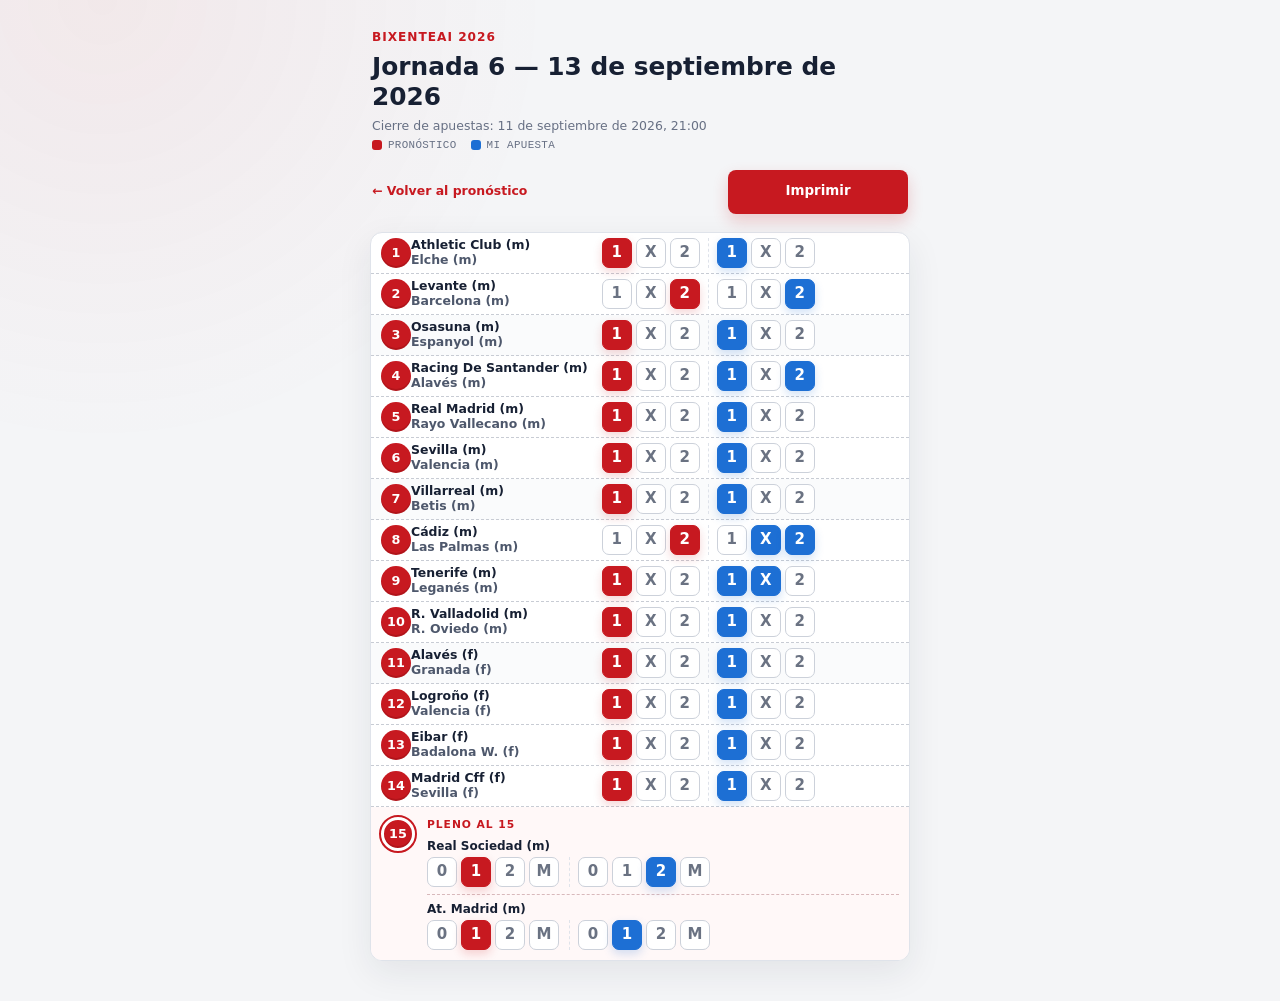
<file: index.html>
<!doctype html>
<html lang="es">
  <head>
    <meta charset="utf-8">
    <meta name="viewport" content="width=device-width, initial-scale=1">
    <meta name="description" content="Boleto compacto de La Quiniela para llevar o imprimir">
    <title>Boleto para llevar · BixenteAI 2026</title>
    <link rel="icon" href="data:,">
    <link rel="stylesheet" href="./styles.css">
  </head>
  <body class="boleto-page">
    <header class="boleto-header">
      <div class="boleto-heading">
        <a class="boleto-brand">BixenteAI 2026</a>
        <h1 id="boletoTitle">Cargando jornada…</h1>
        <p id="boletoClosing" class="boleto-closing" hidden></p>
        <p id="boletoLegend" class="boleto-legend" hidden>
          <span class="boleto-legend-item boleto-legend-model">Pronóstico</span>
          <span class="boleto-legend-item boleto-legend-mine">Mi apuesta</span>
        </p>
      </div>
      <nav class="boleto-actions print-hidden" aria-label="Acciones del boleto">
        <a class="boleto-back-link" aria-hidden="true">← Volver al pronóstico</a>
        <button id="boletoPrintButton" class="button button-primary" type="button">Imprimir</button>
      </nav>
    </header>

    <main class="boleto-sheet">
      <div
        id="boletoStatus"
        class="boleto-status"
        role="status"
        aria-live="polite"
      >
        Cargando el boleto guardado…
      </div>
      <section id="boletoContent" aria-labelledby="boletoTitle" hidden>
        <div id="boletoMatches" class="matches-list boleto-matches" aria-busy="true"></div>
      </section>
    </main>

        <script>
      window.__JORNADA_DATA__ = {"prediccion_json":{"jornada":6,"fecha_sorteo":"2026-09-13","cierre_apuestas":"2026-09-11 21:00:00","partidos":[{"posicion":1,"local":"Athletic Club (m)","visitante":"Elche (m)","signos_recomendados":["1"],"es_doble":false},{"posicion":2,"local":"Levante (m)","visitante":"Barcelona (m)","signos_recomendados":["2"],"es_doble":false},{"posicion":3,"local":"Osasuna (m)","visitante":"Espanyol (m)","signos_recomendados":["1"],"es_doble":false},{"posicion":4,"local":"Racing De Santander (m)","visitante":"Alavés (m)","signos_recomendados":["1"],"es_doble":false},{"posicion":5,"local":"Real Madrid (m)","visitante":"Rayo Vallecano (m)","signos_recomendados":["1"],"es_doble":false},{"posicion":6,"local":"Sevilla (m)","visitante":"Valencia (m)","signos_recomendados":["1"],"es_doble":false},{"posicion":7,"local":"Villarreal (m)","visitante":"Betis (m)","signos_recomendados":["1"],"es_doble":false},{"posicion":8,"local":"Cádiz (m)","visitante":"Las Palmas (m)","signos_recomendados":["2"],"es_doble":false},{"posicion":9,"local":"Tenerife (m)","visitante":"Leganés (m)","signos_recomendados":["1"],"es_doble":false},{"posicion":10,"local":"R. Valladolid (m)","visitante":"R. Oviedo (m)","signos_recomendados":["1"],"es_doble":false},{"posicion":11,"local":"Alavés (f)","visitante":"Granada (f)","signos_recomendados":["1"],"es_doble":false},{"posicion":12,"local":"Logroño (f)","visitante":"Valencia (f)","signos_recomendados":["1"],"es_doble":false},{"posicion":13,"local":"Eibar (f)","visitante":"Badalona W. (f)","signos_recomendados":["1"],"es_doble":false},{"posicion":14,"local":"Madrid Cff (f)","visitante":"Sevilla (f)","signos_recomendados":["1"],"es_doble":false},{"posicion":15,"local":"Real Sociedad (m)","visitante":"At. Madrid (m)","signos_recomendados":["2"],"es_doble":false}],"pleno_al_15":{"disponible":true,"marcador":"1-1","nota":"marcador más probable de la matriz Poisson/Dixon-Coles"}}};
      window.__MI_APUESTA__ = {"partidos":[{"posicion":1,"signos":["1"]},{"posicion":2,"signos":["2"]},{"posicion":3,"signos":["1"]},{"posicion":4,"signos":["1","2"]},{"posicion":5,"signos":["1"]},{"posicion":6,"signos":["1"]},{"posicion":7,"signos":["1"]},{"posicion":8,"signos":["X","2"]},{"posicion":9,"signos":["1","X"]},{"posicion":10,"signos":["1"]},{"posicion":11,"signos":["1"]},{"posicion":12,"signos":["1"]},{"posicion":13,"signos":["1"]},{"posicion":14,"signos":["1"]}],"pleno15_marcador":"2-1"};
    </script>
    <script src="./boleto-movil.js" defer></script>
  </body>
</html>
</file>
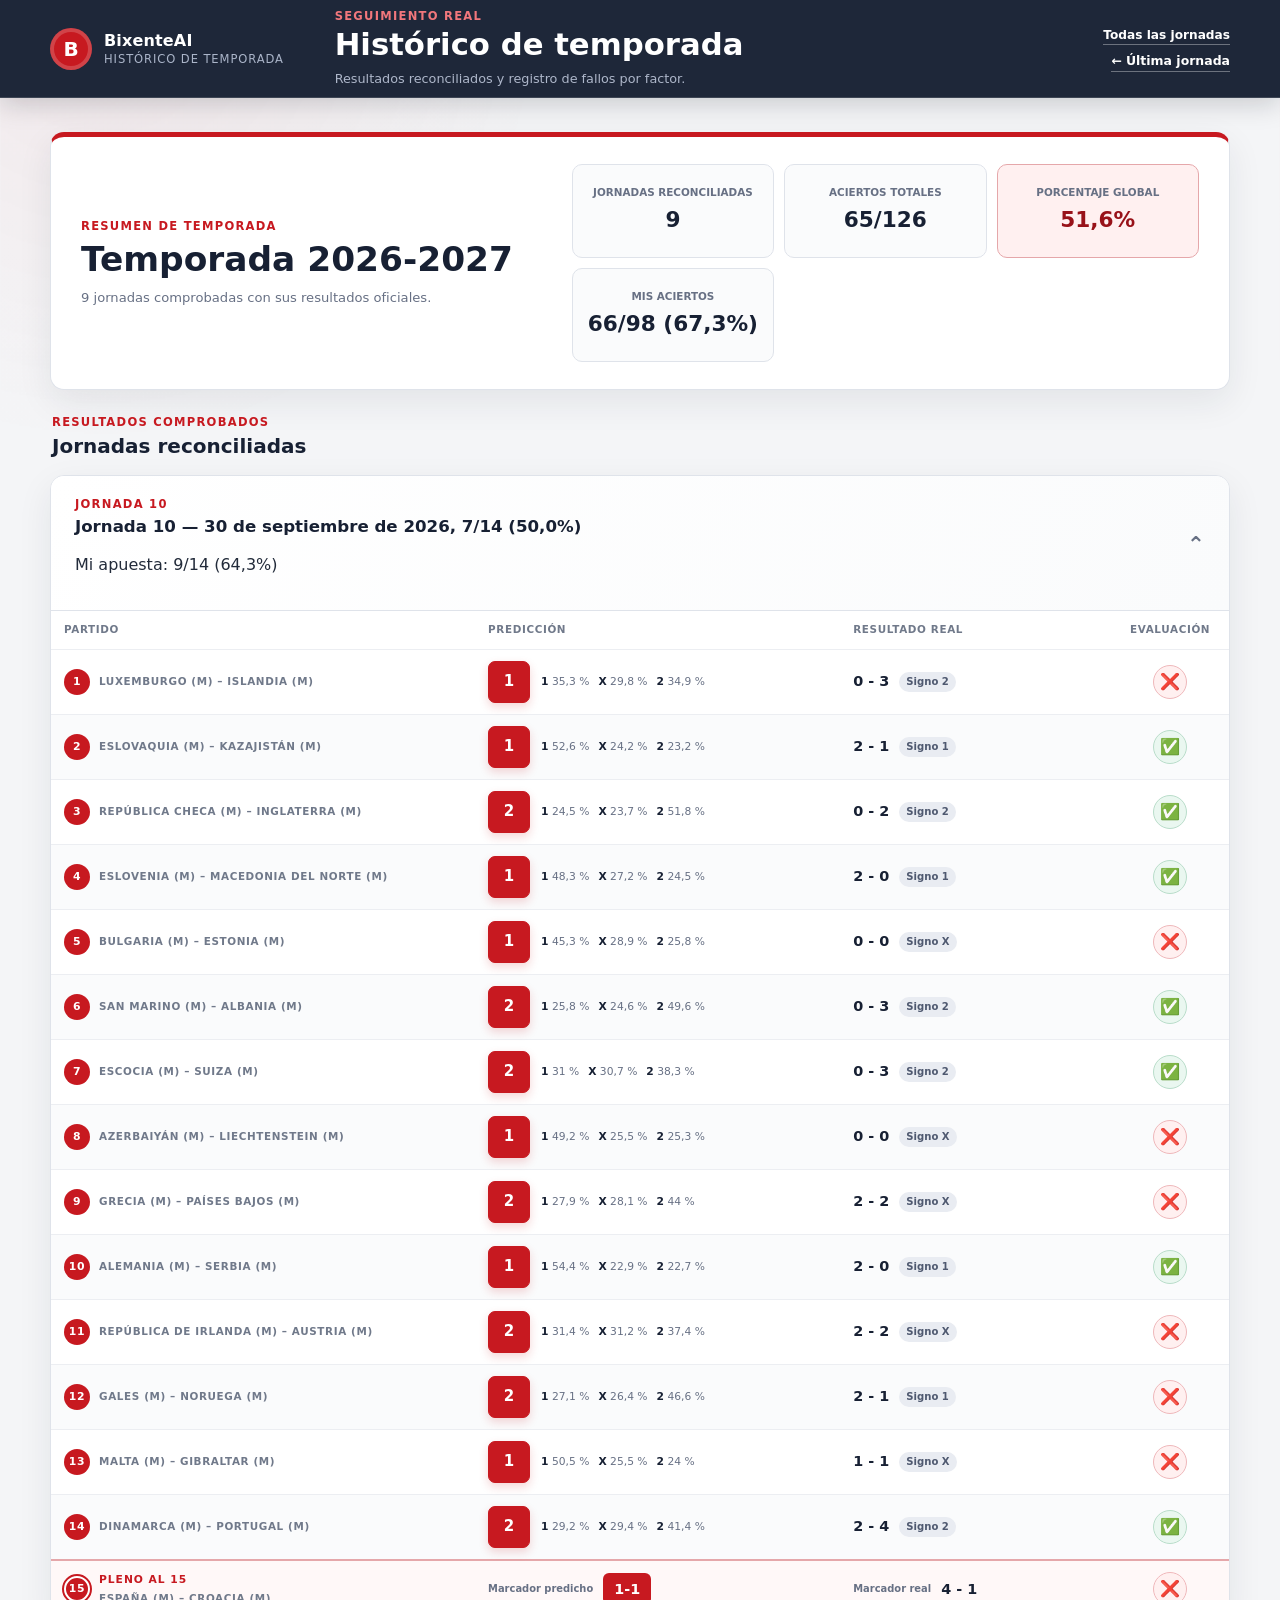
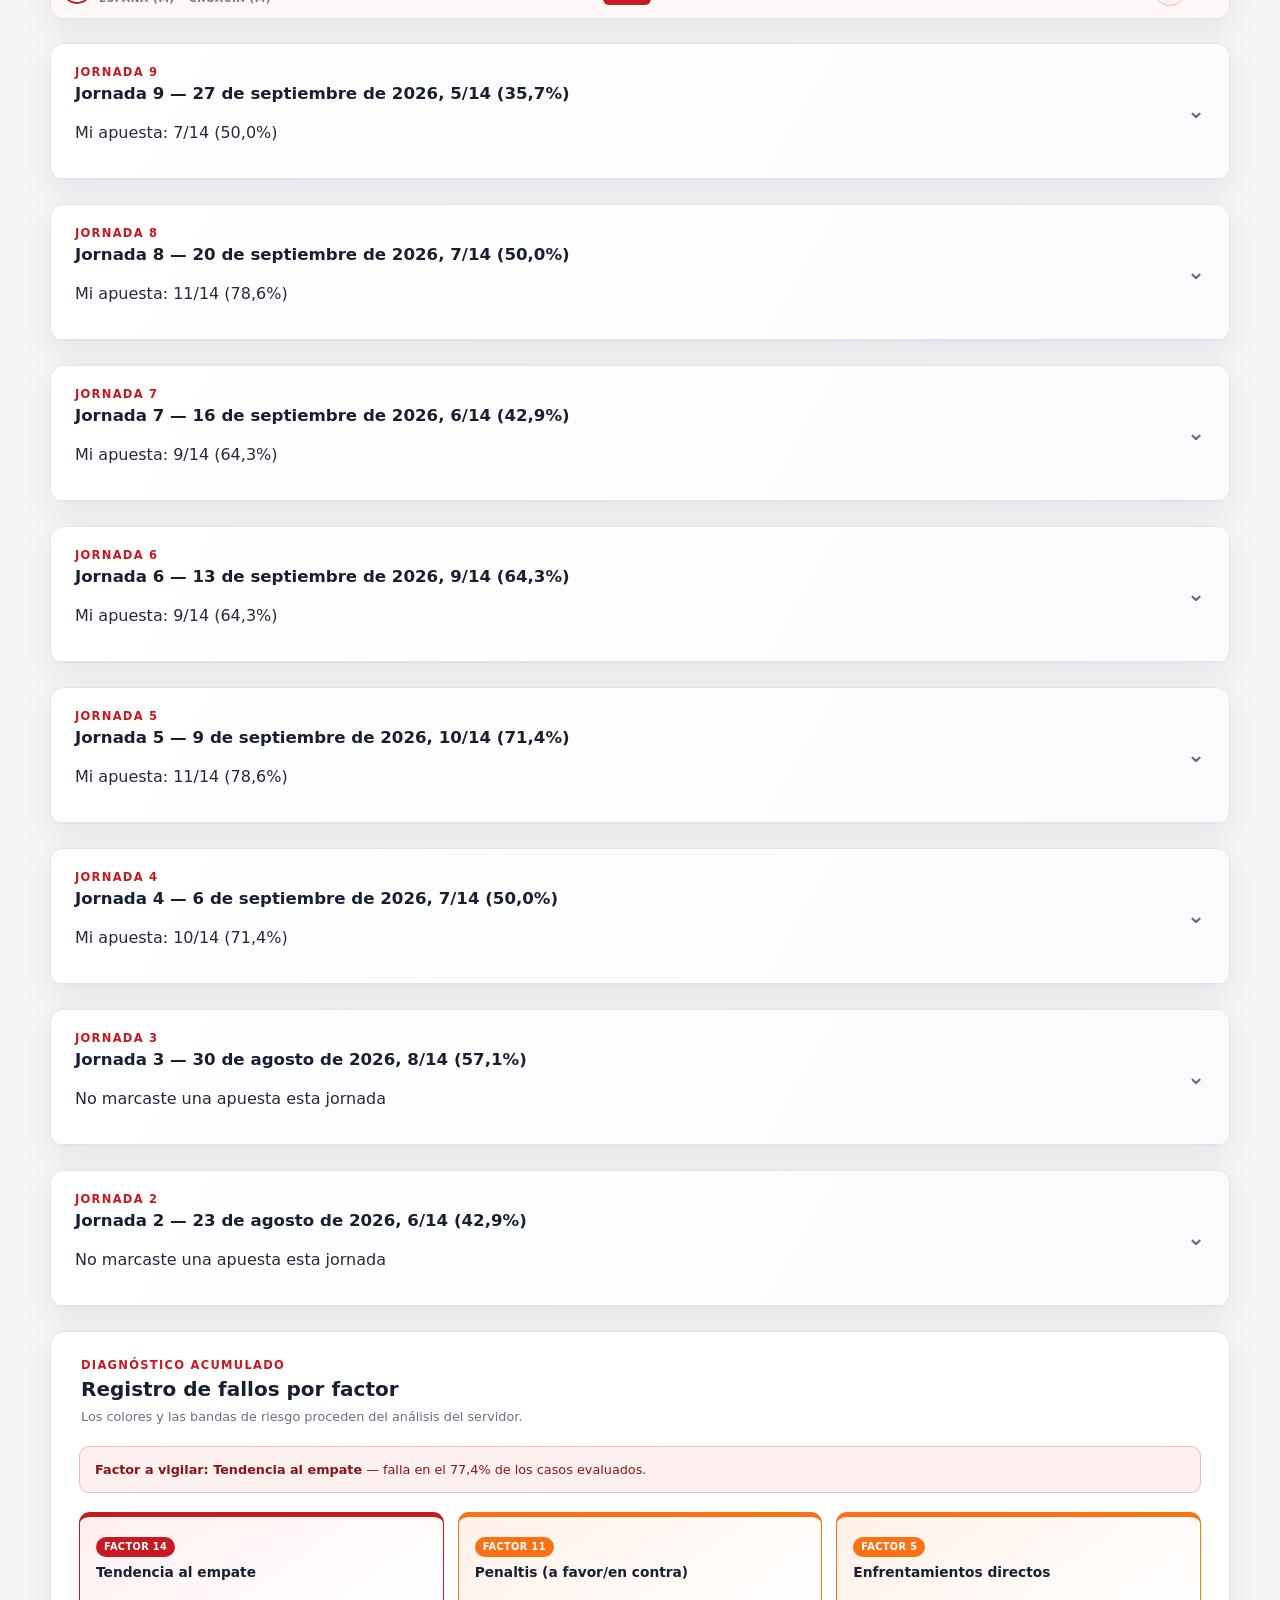
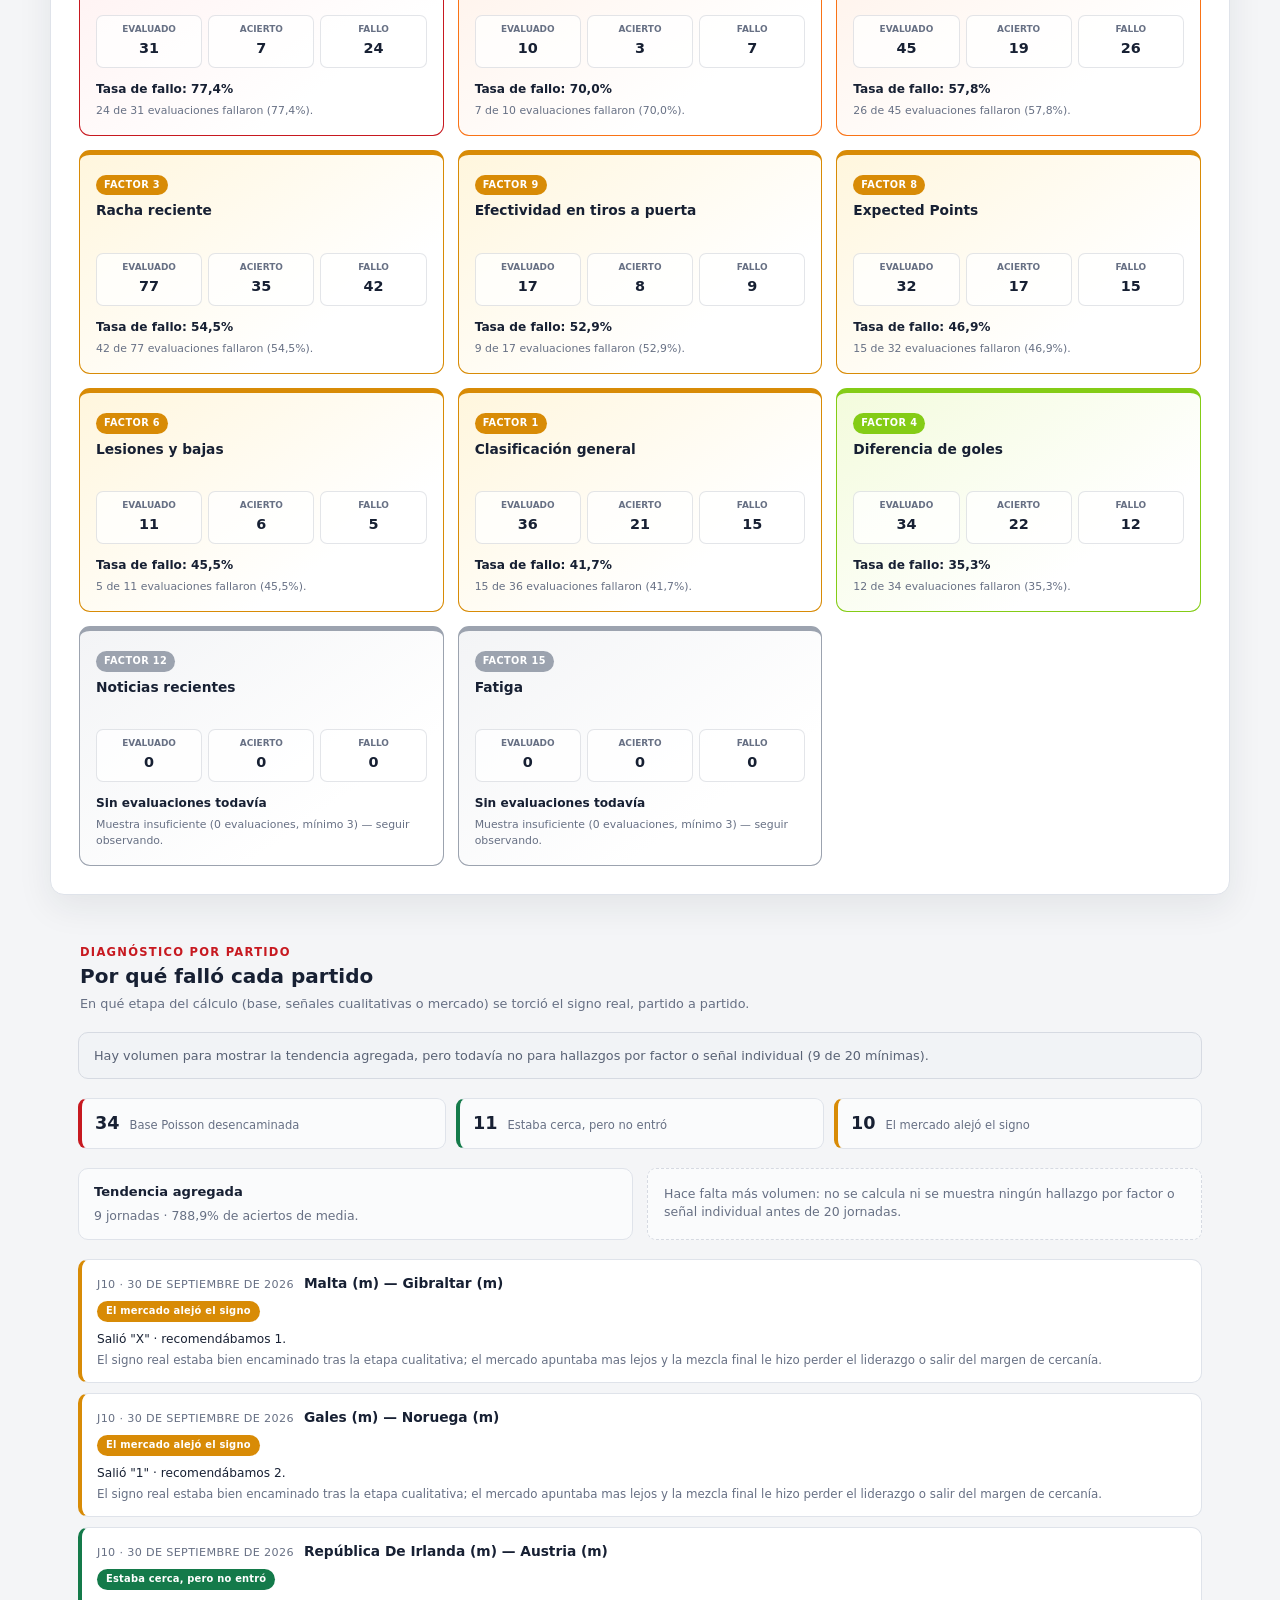
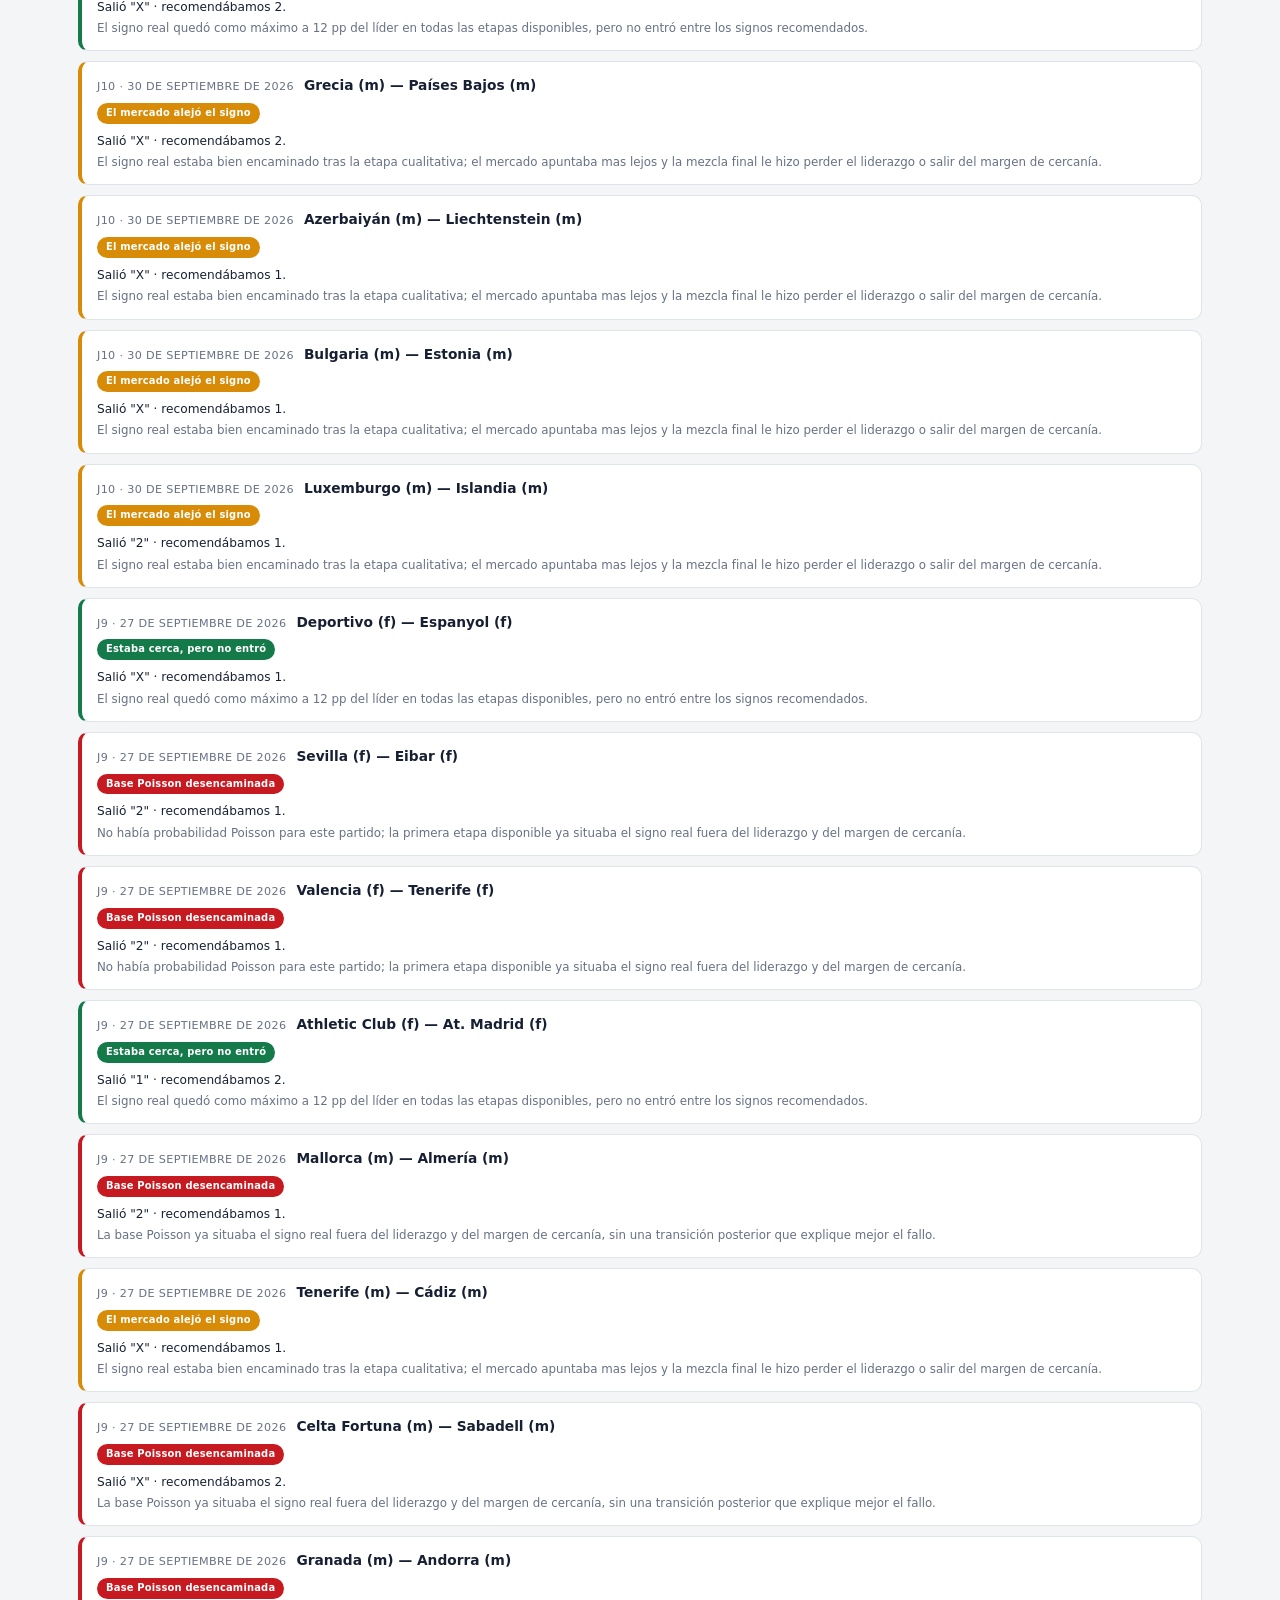
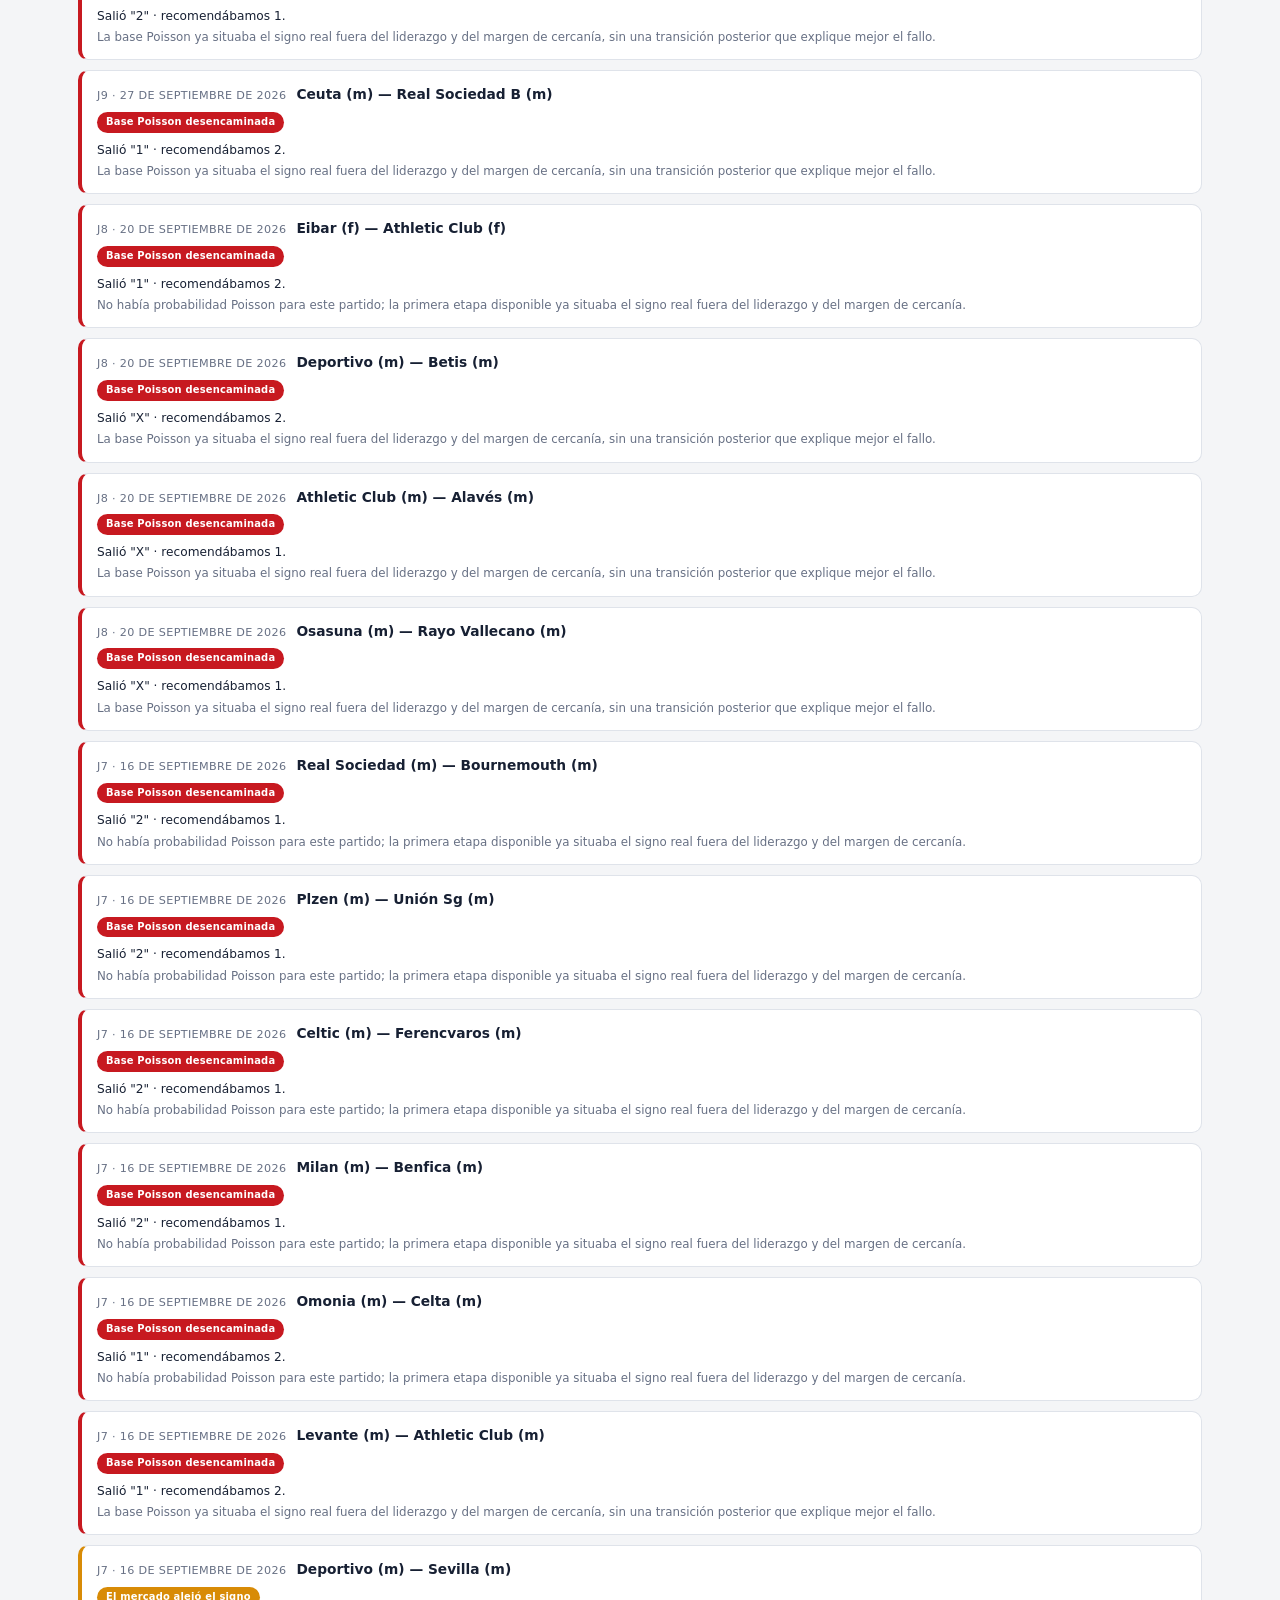
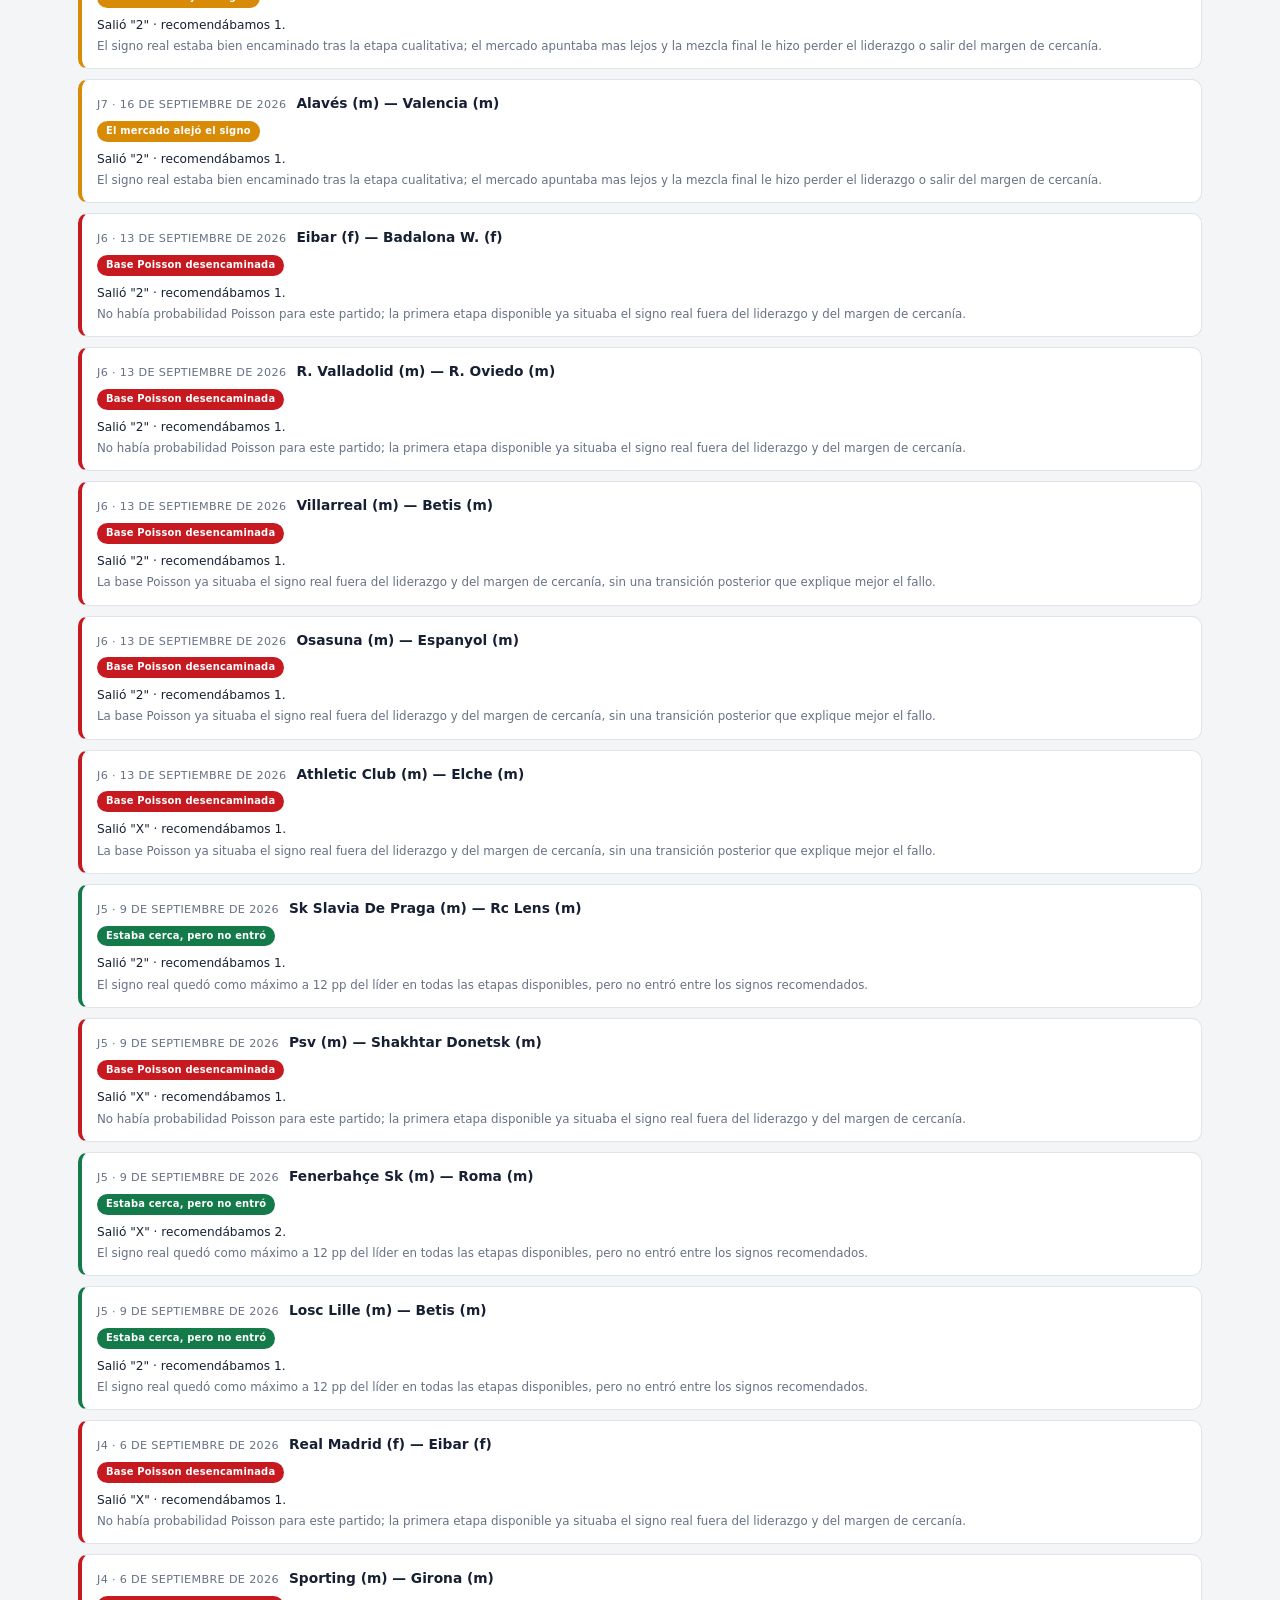
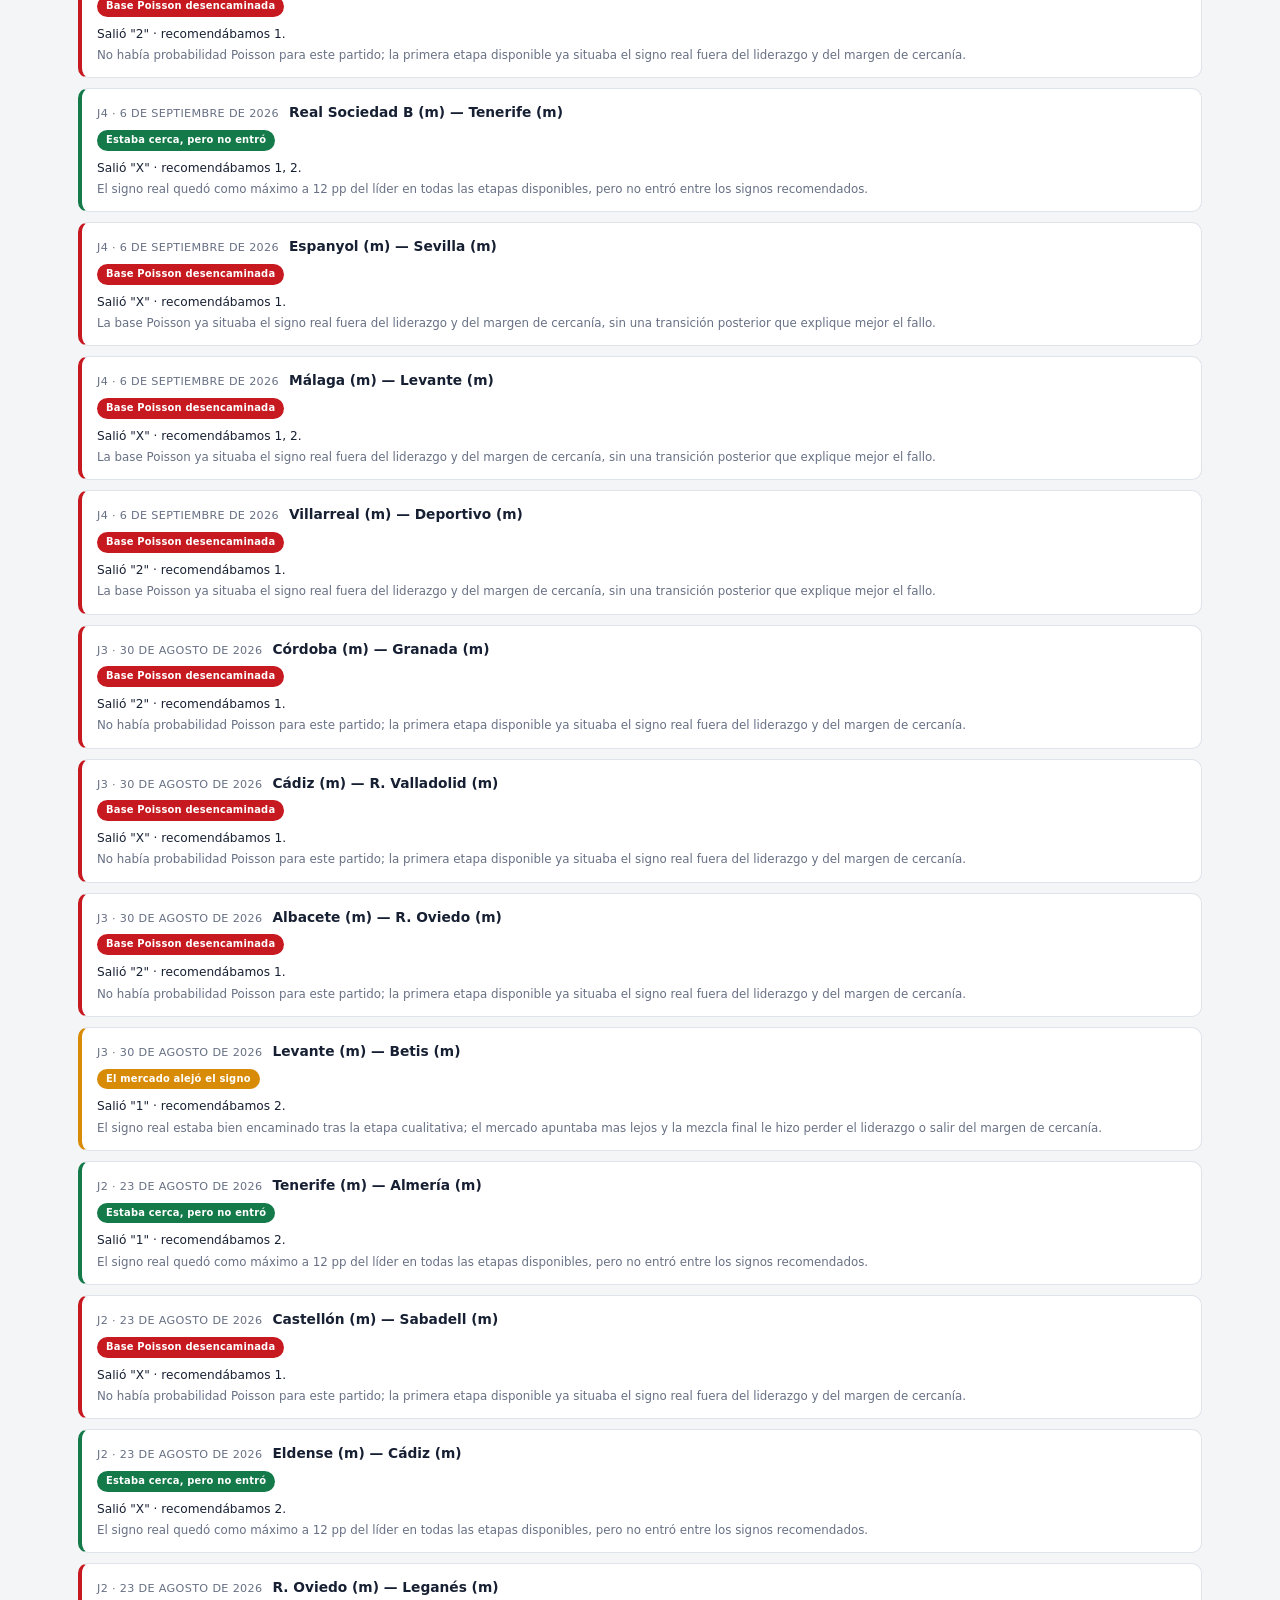
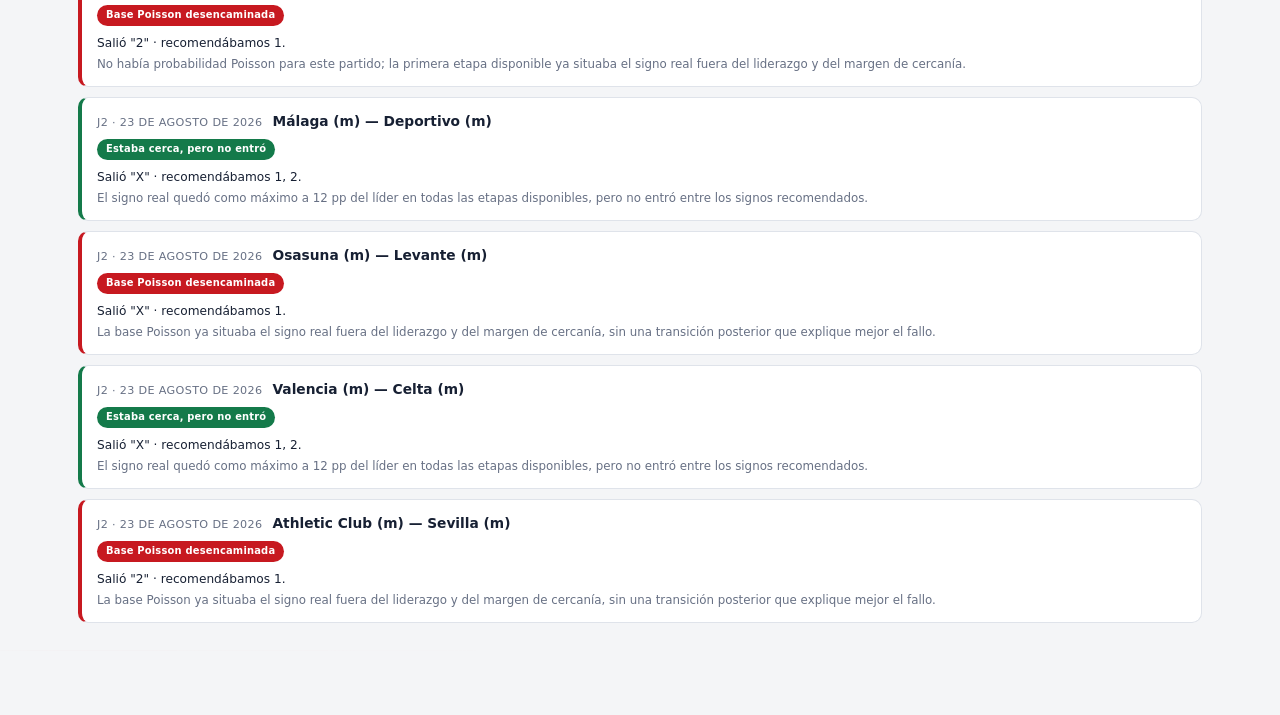
<file: historico.html>
<!doctype html>
<html lang="es">
  <head>
    <meta charset="utf-8">
    <meta name="viewport" content="width=device-width, initial-scale=1">
    <meta name="description" content="Histórico de temporada de los pronósticos de La Quiniela">
    <title>Histórico de temporada · BixenteAI 2026</title>
    <link rel="icon" href="data:,">
    <link rel="stylesheet" href="./styles.css">
  </head>
  <body>
    <header class="app-header detail-header">
      <div class="header-inner detail-header-inner history-header-inner">
        <a class="brand" href="./index.html" aria-label="BixenteAI 2026, inicio">
          <span class="brand-mark" aria-hidden="true">B</span>
          <span>
            <strong>BixenteAI</strong>
            <small>Histórico de temporada</small>
          </span>
        </a>

        <div class="draw-summary">
          <p class="eyebrow">Seguimiento real</p>
          <div class="draw-title-line">
            <h1>Histórico de temporada</h1>
          </div>
          <p class="jornada-summary">Resultados reconciliados y registro de fallos por factor.</p>
        </div>

        <nav class="header-nav history-back-nav print-hidden" aria-label="Navegación principal">
          <a class="header-link" href="./jornadas.html">Todas las jornadas</a>
          <a class="back-link" href="./index.html">← Última jornada</a>
        </nav>
      </div>
    </header>

    <main class="page-shell season-history-shell">
      <div id="historyStatus" class="status-message is-visible status-loading" role="status" aria-live="polite">
        Cargando el histórico de la temporada…
      </div>

      <div id="historyPageContent" class="season-history-content" hidden>
        <section class="season-summary-card" aria-labelledby="seasonSummaryTitle">
          <div id="seasonSummary"></div>
        </section>

        <section class="season-journeys-section" aria-labelledby="journeysTitle">
          <div class="season-section-heading">
            <div>
              <p class="eyebrow">Resultados comprobados</p>
              <h2 id="journeysTitle">Jornadas reconciliadas</h2>
            </div>
          </div>
          <div id="jornadasContent" class="season-journeys" aria-live="polite"></div>
        </section>

        <section class="factor-analysis-card" aria-labelledby="factorsTitle">
          <div class="season-section-heading">
            <div>
              <p class="eyebrow">Diagnóstico acumulado</p>
              <h2 id="factorsTitle">Registro de fallos por factor</h2>
              <p>Los colores y las bandas de riesgo proceden del análisis del servidor.</p>
            </div>
          </div>
          <div id="factorCallout"></div>
          <div id="factorsGrid" class="factors-grid"></div>
        </section>

        <section class="failure-analysis-card" aria-labelledby="failureAnalysisTitle">
          <div class="season-section-heading">
            <div>
              <p class="eyebrow">Diagnóstico por partido</p>
              <h2 id="failureAnalysisTitle">Por qué falló cada partido</h2>
              <p>En qué etapa del cálculo (base, señales cualitativas o mercado) se torció el signo real, partido a partido.</p>
            </div>
          </div>
          <div id="failureAnalysisStatus" class="factor-callout is-neutral"></div>
          <div id="failureCategorySummary" class="failure-category-summary"></div>
          <div id="failureTrendSummary" class="failure-trend-summary" hidden></div>
          <div id="failureMatchesList" class="failure-matches-list"></div>
        </section>
      </div>
    </main>

    <script>
      document.addEventListener("DOMContentLoaded", () => {
        if (window.__HISTORICO_DATA__) return;
        const navigation = document.querySelector(".history-back-nav");
        const analysisLink = document.createElement("a");
        analysisLink.className = "header-link";
        analysisLink.href = "/analisis-produccion.html";
        analysisLink.textContent = "Análisis de fallos";
        navigation?.prepend(analysisLink);
      });
    </script>
        <script>
      window.__HISTORICO_DATA__ = {"temporada":"2026-2027","resumen":{"jornadas_reconciliadas":9,"aciertos_totales":65,"partidos_totales":126,"porcentaje_aciertos":51.58730158730159,"mi_apuesta_resumen":{"jornadas_jugadas":7,"aciertos_totales":66,"partidos_totales":98,"porcentaje_aciertos":67.34693877551021}},"jornadas":[{"jornada":2,"fecha_sorteo":"2026-08-23","aciertos_estricto":6,"porcentaje_estricto":42.857142857142854,"pleno_al_15":{"prediccion":"1-1","resultado":"2 - 2","acertado":false},"partidos":[{"posicion":1,"local":"Athletic Club (m)","visitante":"Sevilla (m)","probabilidades":{"1":0.527585113800681,"X":0.24038329371749578,"2":0.23203159248182323},"signo_predicho_estricto":"1","signo_real":"2","marcador_real":"1 - 3","acierto_estricto":false},{"posicion":2,"local":"Valencia (m)","visitante":"Celta (m)","probabilidades":{"1":0.38538784548631866,"X":0.29246299265954856,"2":0.3221491618541328},"signo_predicho_estricto":"1","signo_real":"X","marcador_real":"0 - 0","acierto_estricto":false},{"posicion":3,"local":"Espanyol (m)","visitante":"Real Madrid (m)","probabilidades":{"1":0.13892646623539046,"X":0.185492604396265,"2":0.6755809293683446},"signo_predicho_estricto":"2","signo_real":"2","marcador_real":"1 - 2","acierto_estricto":true},{"posicion":4,"local":"Getafe (m)","visitante":"Racing Santander (m)","probabilidades":{"1":0.3473363410356993,"X":0.31864106982287715,"2":0.33402258914142346},"signo_predicho_estricto":"1","signo_real":"1","marcador_real":"1 - 0","acierto_estricto":true},{"posicion":5,"local":"Elche (m)","visitante":"Barcelona (m)","probabilidades":{"1":0.12252012300645321,"X":0.13136752732956883,"2":0.746112349663978},"signo_predicho_estricto":"2","signo_real":"2","marcador_real":"0 - 5","acierto_estricto":true},{"posicion":6,"local":"Osasuna (m)","visitante":"Levante (m)","probabilidades":{"1":0.5580463334424154,"X":0.22482771345585323,"2":0.2171259531017314},"signo_predicho_estricto":"1","signo_real":"X","marcador_real":"0 - 0","acierto_estricto":false},{"posicion":7,"local":"Málaga (m)","visitante":"Deportivo (m)","probabilidades":{"1":0.3812235022762473,"X":0.29155299544750535,"2":0.3272235022762473},"signo_predicho_estricto":"1","signo_real":"X","marcador_real":"1 - 1","acierto_estricto":false},{"posicion":8,"local":"R. Oviedo (m)","visitante":"Leganés (m)","probabilidades":{"1":0.57,"X":0.28,"2":0.15},"signo_predicho_estricto":"1","signo_real":"2","marcador_real":"0 - 1","acierto_estricto":false},{"posicion":9,"local":"Ceuta (m)","visitante":"Las Palmas (m)","probabilidades":{"1":0.19,"X":0.24,"2":0.57},"signo_predicho_estricto":"2","signo_real":"2","marcador_real":"0 - 2","acierto_estricto":true},{"posicion":10,"local":"Eldense (m)","visitante":"Cádiz (m)","probabilidades":{"1":0.28,"X":0.31,"2":0.41},"signo_predicho_estricto":"2","signo_real":"X","marcador_real":"2 - 2","acierto_estricto":false},{"posicion":11,"local":"Eibar (m)","visitante":"R. Valladolid (m)","probabilidades":{"1":0.51,"X":0.31,"2":0.18},"signo_predicho_estricto":"1","signo_real":"1","marcador_real":"1 - 0","acierto_estricto":true},{"posicion":12,"local":"Castellón (m)","visitante":"Sabadell (m)","probabilidades":{"1":0.76,"X":0.16,"2":0.08},"signo_predicho_estricto":"1","signo_real":"X","marcador_real":"0 - 0","acierto_estricto":false},{"posicion":13,"local":"Sporting (m)","visitante":"Burgos (m)","probabilidades":{"1":0.47,"X":0.31,"2":0.22},"signo_predicho_estricto":"1","signo_real":"1","marcador_real":"1 - 0","acierto_estricto":true},{"posicion":14,"local":"Tenerife (m)","visitante":"Almería (m)","probabilidades":{"1":0.3,"X":0.29,"2":0.41},"signo_predicho_estricto":"2","signo_real":"1","marcador_real":"1 - 0","acierto_estricto":false},{"posicion":15,"local":"At. Madrid (m)","visitante":"Villarreal (m)","marcador_predicho":"1-1","marcador_real":"2 - 2","acierto_estricto":false}],"mi_apuesta":null},{"jornada":3,"fecha_sorteo":"2026-08-30","aciertos_estricto":8,"porcentaje_estricto":57.142857142857146,"pleno_al_15":{"prediccion":"2-0","resultado":"5 - 2","acertado":false},"partidos":[{"posicion":1,"local":"Levante (m)","visitante":"Betis (m)","probabilidades":{"1":0.27639300846325376,"X":0.24274093905055147,"2":0.48086605248619474},"signo_predicho_estricto":"2","signo_real":"1","marcador_real":"5 - 2","acierto_estricto":false},{"posicion":2,"local":"Real Sociedad (m)","visitante":"Espanyol (m)","probabilidades":{"1":0.5678542696500848,"X":0.22866030635217788,"2":0.2034854239977373},"signo_predicho_estricto":"1","signo_real":"1","marcador_real":"2 - 1","acierto_estricto":true},{"posicion":3,"local":"Sevilla (m)","visitante":"At. Madrid (m)","probabilidades":{"1":0.25699205719743795,"X":0.2705423252370052,"2":0.47246561756555683},"signo_predicho_estricto":"2","signo_real":"2","marcador_real":"1 - 3","acierto_estricto":true},{"posicion":4,"local":"Real Madrid (m)","visitante":"Málaga (m)","probabilidades":{"1":0.7679606727543655,"X":0.12882481531248408,"2":0.10321451193315037},"signo_predicho_estricto":"1","signo_real":"1","marcador_real":"4 - 0","acierto_estricto":true},{"posicion":5,"local":"Deportivo (m)","visitante":"Valencia (m)","probabilidades":{"1":0.3922968101042601,"X":0.28347837809405185,"2":0.32422481180168816},"signo_predicho_estricto":"1","signo_real":"1","marcador_real":"3 - 1","acierto_estricto":true},{"posicion":6,"local":"Celta (m)","visitante":"Athletic Club (m)","probabilidades":{"1":0.3708102608425506,"X":0.27615889088473483,"2":0.3530308482727145},"signo_predicho_estricto":"1","signo_real":"2","marcador_real":"0 - 2","acierto_estricto":false},{"posicion":7,"local":"Osasuna (m)","visitante":"Getafe (m)","probabilidades":{"1":0.47663800163401004,"X":0.2928982039714257,"2":0.23046379439456427},"signo_predicho_estricto":"1","signo_real":"1","marcador_real":"1 - 0","acierto_estricto":true},{"posicion":8,"local":"Albacete (m)","visitante":"R. Oviedo (m)","probabilidades":{"1":0.41,"X":0.32,"2":0.27},"signo_predicho_estricto":"1","signo_real":"2","marcador_real":"0 - 1","acierto_estricto":false},{"posicion":9,"local":"Cádiz (m)","visitante":"R. Valladolid (m)","probabilidades":{"1":0.5,"X":0.29,"2":0.21},"signo_predicho_estricto":"1","signo_real":"X","marcador_real":"1 - 1","acierto_estricto":false},{"posicion":10,"local":"Córdoba (m)","visitante":"Granada (m)","probabilidades":{"1":0.45,"X":0.32,"2":0.23},"signo_predicho_estricto":"1","signo_real":"2","marcador_real":"1 - 3","acierto_estricto":false},{"posicion":11,"local":"Athletic Club (f)","visitante":"Badalona W. (f)","probabilidades":{"1":0.71,"X":0.16,"2":0.13},"signo_predicho_estricto":"1","signo_real":"1","marcador_real":"3 - 1","acierto_estricto":true},{"posicion":12,"local":"Eibar (f)","visitante":"Espanyol (f)","probabilidades":{"1":0.31,"X":0.3,"2":0.39},"signo_predicho_estricto":"2","signo_real":"1","marcador_real":"1 - 0","acierto_estricto":false},{"posicion":13,"local":"Alavés (f)","visitante":"Valencia (f)","probabilidades":{"1":0.48,"X":0.26,"2":0.26},"signo_predicho_estricto":"1","signo_real":"1","marcador_real":"2 - 0","acierto_estricto":true},{"posicion":14,"local":"Real Madrid (f)","visitante":"At. Madrid (f)","probabilidades":{"1":0.74,"X":0.15,"2":0.11},"signo_predicho_estricto":"1","signo_real":"1","marcador_real":"3 - 2","acierto_estricto":true},{"posicion":15,"local":"Barcelona (m)","visitante":"Rayo Vallecano (m)","marcador_predicho":"2-0","marcador_real":"5 - 2","acierto_estricto":false}],"mi_apuesta":null},{"jornada":4,"fecha_sorteo":"2026-09-06","aciertos_estricto":7,"porcentaje_estricto":50.0,"pleno_al_15":{"prediccion":"0-1","resultado":"1 - 1","acertado":false},"partidos":[{"posicion":1,"local":"Athletic Club (m)","visitante":"At. Madrid (m)","probabilidades":{"1":0.35311008678042494,"X":0.2803167022740899,"2":0.3665732109454852},"signo_predicho_estricto":"2","signo_real":"1","marcador_real":"3 - 0","acierto_estricto":false},{"posicion":2,"local":"Rayo Vallecano (m)","visitante":"Racing Santander (m)","probabilidades":{"1":0.48762365351548215,"X":0.2594002717190631,"2":0.2529760747654548},"signo_predicho_estricto":"1","signo_real":"1","marcador_real":"3 - 2","acierto_estricto":true},{"posicion":3,"local":"Villarreal (m)","visitante":"Deportivo (m)","probabilidades":{"1":0.6063838465088442,"X":0.19507357427174166,"2":0.19854257921941418},"signo_predicho_estricto":"1","signo_real":"2","marcador_real":"2 - 3","acierto_estricto":false},{"posicion":4,"local":"Valencia (m)","visitante":"Barcelona (m)","probabilidades":{"1":0.16778221981029393,"X":0.16793962373031596,"2":0.6642781564593901},"signo_predicho_estricto":"2","signo_real":"2","marcador_real":"0 - 5","acierto_estricto":true},{"posicion":5,"local":"Alavés (m)","visitante":"Osasuna (m)","probabilidades":{"1":0.4170230852621225,"X":0.3091014789075768,"2":0.2738754358303007},"signo_predicho_estricto":"1","signo_real":"1","marcador_real":"5 - 2","acierto_estricto":true},{"posicion":6,"local":"Málaga (m)","visitante":"Levante (m)","probabilidades":{"1":0.37019822297266725,"X":0.2667590571103214,"2":0.3630427199170113},"signo_predicho_estricto":"1","signo_real":"X","marcador_real":"0 - 0","acierto_estricto":false},{"posicion":7,"local":"Espanyol (m)","visitante":"Sevilla (m)","probabilidades":{"1":0.3923636320256906,"X":0.26750823957985,"2":0.3401281283944594},"signo_predicho_estricto":"1","signo_real":"X","marcador_real":"1 - 1","acierto_estricto":false},{"posicion":8,"local":"Real Sociedad B (m)","visitante":"Tenerife (m)","probabilidades":{"1":0.37,"X":0.27,"2":0.36},"signo_predicho_estricto":"1","signo_real":"X","marcador_real":"1 - 1","acierto_estricto":false},{"posicion":9,"local":"Sporting (m)","visitante":"Girona (m)","probabilidades":{"1":0.42,"X":0.3,"2":0.28},"signo_predicho_estricto":"1","signo_real":"2","marcador_real":"0 - 2","acierto_estricto":false},{"posicion":10,"local":"Almería (m)","visitante":"Cádiz (m)","probabilidades":{"1":0.66,"X":0.23,"2":0.11},"signo_predicho_estricto":"1","signo_real":"1","marcador_real":"3 - 2","acierto_estricto":true},{"posicion":11,"local":"Sevilla (f)","visitante":"Barcelona (f)","probabilidades":{"1":0.07,"X":0.06,"2":0.87},"signo_predicho_estricto":"2","signo_real":"2","marcador_real":"0 - 4","acierto_estricto":true},{"posicion":12,"local":"Logroño (f)","visitante":"Athletic Club (f)","probabilidades":{"1":0.16,"X":0.22,"2":0.62},"signo_predicho_estricto":"2","signo_real":"2","marcador_real":"0 - 1","acierto_estricto":true},{"posicion":13,"local":"At. Madrid (f)","visitante":"Alavés (f)","probabilidades":{"1":0.85,"X":0.09,"2":0.06},"signo_predicho_estricto":"1","signo_real":"1","marcador_real":"1 - 0","acierto_estricto":true},{"posicion":14,"local":"Real Madrid (f)","visitante":"Eibar (f)","probabilidades":{"1":0.9,"X":0.06,"2":0.04},"signo_predicho_estricto":"1","signo_real":"X","marcador_real":"0 - 0","acierto_estricto":false},{"posicion":15,"local":"Getafe (m)","visitante":"Celta (m)","marcador_predicho":"0-1","marcador_real":"1 - 1","acierto_estricto":false}],"mi_apuesta":{"aciertos":10,"porcentaje":71.42857142857143,"partidos_marcados":14,"pleno15_marcador_real":"1-1","pleno15_acertado":false}},{"jornada":5,"fecha_sorteo":"2026-09-09","aciertos_estricto":10,"porcentaje_estricto":71.42857142857143,"pleno_al_15":{"prediccion":null,"resultado":"2 - 1","acertado":null},"partidos":[{"posicion":1,"local":"Borussia Dortmund (m)","visitante":"Villarreal (m)","probabilidades":{"1":0.7,"X":0.17,"2":0.13},"signo_predicho_estricto":"1","signo_real":"1","marcador_real":"3 - 2","acierto_estricto":true},{"posicion":2,"local":"Oporto (m)","visitante":"Manchester City (m)","probabilidades":{"1":0.18,"X":0.22,"2":0.6},"signo_predicho_estricto":"2","signo_real":"2","marcador_real":"0 - 2","acierto_estricto":true},{"posicion":3,"local":"Losc Lille (m)","visitante":"Betis (m)","probabilidades":{"1":0.4,"X":0.3,"2":0.3},"signo_predicho_estricto":"1","signo_real":"2","marcador_real":"2 - 3","acierto_estricto":false},{"posicion":4,"local":"Real Madrid (m)","visitante":"Inter De Milán (m)","probabilidades":{"1":0.72,"X":0.16,"2":0.12},"signo_predicho_estricto":"1","signo_real":"1","marcador_real":"2 - 1","acierto_estricto":true},{"posicion":5,"local":"Barcelona (m)","visitante":"Feyenoord (m)","probabilidades":{"1":0.86,"X":0.08,"2":0.06},"signo_predicho_estricto":"1","signo_real":"1","marcador_real":"5 - 1","acierto_estricto":true},{"posicion":6,"local":"Psg (m)","visitante":"Slovan Bratislava (m)","probabilidades":{"1":0.85,"X":0.08,"2":0.07},"signo_predicho_estricto":"1","signo_real":"1","marcador_real":"6 - 1","acierto_estricto":true},{"posicion":7,"local":"Sporting De Portugal (m)","visitante":"Galatasaray (m)","probabilidades":{"1":0.54,"X":0.27,"2":0.19},"signo_predicho_estricto":"1","signo_real":"1","marcador_real":"3 - 1","acierto_estricto":true},{"posicion":8,"local":"Nápoles (m)","visitante":"Arsenal (m)","probabilidades":{"1":0.17,"X":0.24,"2":0.59},"signo_predicho_estricto":"2","signo_real":"2","marcador_real":"0 - 1","acierto_estricto":true},{"posicion":9,"local":"Fenerbahçe Sk (m)","visitante":"Roma (m)","probabilidades":{"1":0.32,"X":0.31,"2":0.37},"signo_predicho_estricto":"2","signo_real":"X","marcador_real":"1 - 1","acierto_estricto":false},{"posicion":10,"local":"Psv (m)","visitante":"Shakhtar Donetsk (m)","probabilidades":{"1":0.67,"X":0.2,"2":0.13},"signo_predicho_estricto":"1","signo_real":"X","marcador_real":"1 - 1","acierto_estricto":false},{"posicion":11,"local":"Como 1907 (m)","visitante":"Rb. Leipzig (m)","probabilidades":{"1":0.48,"X":0.26,"2":0.26},"signo_predicho_estricto":"1","signo_real":"1","marcador_real":"4 - 1","acierto_estricto":true},{"posicion":12,"local":"Bayern De Múnich (m)","visitante":"Bodo Glimt (m)","probabilidades":{"1":0.83,"X":0.09,"2":0.08},"signo_predicho_estricto":"1","signo_real":"1","marcador_real":"5 - 0","acierto_estricto":true},{"posicion":13,"local":"Manchester United (m)","visitante":"Sabah (m)","probabilidades":{"1":0.84,"X":0.09,"2":0.07},"signo_predicho_estricto":"1","signo_real":"1","marcador_real":"4 - 0","acierto_estricto":true},{"posicion":14,"local":"Sk Slavia De Praga (m)","visitante":"Rc Lens (m)","probabilidades":{"1":0.36,"X":0.31,"2":0.33},"signo_predicho_estricto":"1","signo_real":"2","marcador_real":"2 - 3","acierto_estricto":false},{"posicion":15,"local":"Liverpool (m)","visitante":"At. Madrid (m)","marcador_predicho":null,"marcador_real":"2 - 1","acierto_estricto":null}],"mi_apuesta":{"aciertos":11,"porcentaje":78.57142857142857,"partidos_marcados":14,"pleno15_marcador_real":"2-1","pleno15_acertado":false}},{"jornada":6,"fecha_sorteo":"2026-09-13","aciertos_estricto":9,"porcentaje_estricto":64.28571428571429,"pleno_al_15":{"prediccion":"1-1","resultado":"0 - 3","acertado":false},"partidos":[{"posicion":1,"local":"Athletic Club (m)","visitante":"Elche (m)","probabilidades":{"1":0.6600233180692204,"X":0.1956795755064869,"2":0.14429710642429275},"signo_predicho_estricto":"1","signo_real":"X","marcador_real":"1 - 1","acierto_estricto":false},{"posicion":2,"local":"Levante (m)","visitante":"Barcelona (m)","probabilidades":{"1":0.11741502199396367,"X":0.13144010813421447,"2":0.7511448698718218},"signo_predicho_estricto":"2","signo_real":"2","marcador_real":"2 - 4","acierto_estricto":true},{"posicion":3,"local":"Osasuna (m)","visitante":"Espanyol (m)","probabilidades":{"1":0.5191469005549594,"X":0.26872659140145855,"2":0.21212650804358207},"signo_predicho_estricto":"1","signo_real":"2","marcador_real":"0 - 2","acierto_estricto":false},{"posicion":4,"local":"Racing De Santander (m)","visitante":"Alavés (m)","probabilidades":{"1":0.3645628624171434,"X":0.280616733807091,"2":0.35482040377576557},"signo_predicho_estricto":"1","signo_real":"1","marcador_real":"2 - 1","acierto_estricto":true},{"posicion":5,"local":"Real Madrid (m)","visitante":"Rayo Vallecano (m)","probabilidades":{"1":0.7666045687593755,"X":0.13747949109252833,"2":0.09591594014809618},"signo_predicho_estricto":"1","signo_real":"1","marcador_real":"4 - 1","acierto_estricto":true},{"posicion":6,"local":"Sevilla (m)","visitante":"Valencia (m)","probabilidades":{"1":0.4571853537234152,"X":0.25942300567529936,"2":0.28339164060128547},"signo_predicho_estricto":"1","signo_real":"1","marcador_real":"1 - 0","acierto_estricto":true},{"posicion":7,"local":"Villarreal (m)","visitante":"Betis (m)","probabilidades":{"1":0.49252283025126525,"X":0.23987536688069205,"2":0.2676018028680427},"signo_predicho_estricto":"1","signo_real":"2","marcador_real":"1 - 2","acierto_estricto":false},{"posicion":8,"local":"Cádiz (m)","visitante":"Las Palmas (m)","probabilidades":{"1":0.29,"X":0.34,"2":0.37},"signo_predicho_estricto":"2","signo_real":"2","marcador_real":"0 - 1","acierto_estricto":true},{"posicion":9,"local":"Tenerife (m)","visitante":"Leganés (m)","probabilidades":{"1":0.38,"X":0.32,"2":0.3},"signo_predicho_estricto":"1","signo_real":"1","marcador_real":"2 - 0","acierto_estricto":true},{"posicion":10,"local":"R. Valladolid (m)","visitante":"R. Oviedo (m)","probabilidades":{"1":0.44,"X":0.34,"2":0.22},"signo_predicho_estricto":"1","signo_real":"2","marcador_real":"0 - 3","acierto_estricto":false},{"posicion":11,"local":"Alavés (f)","visitante":"Granada (f)","probabilidades":{"1":0.6,"X":0.24,"2":0.16},"signo_predicho_estricto":"1","signo_real":"1","marcador_real":"1 - 0","acierto_estricto":true},{"posicion":12,"local":"Logroño (f)","visitante":"Valencia (f)","probabilidades":{"1":0.56,"X":0.22,"2":0.22},"signo_predicho_estricto":"1","signo_real":"1","marcador_real":"2 - 1","acierto_estricto":true},{"posicion":13,"local":"Eibar (f)","visitante":"Badalona W. (f)","probabilidades":{"1":0.62,"X":0.22,"2":0.16},"signo_predicho_estricto":"1","signo_real":"2","marcador_real":"1 - 4","acierto_estricto":false},{"posicion":14,"local":"Madrid Cff (f)","visitante":"Sevilla (f)","probabilidades":{"1":0.78,"X":0.13,"2":0.09},"signo_predicho_estricto":"1","signo_real":"1","marcador_real":"1 - 0","acierto_estricto":true},{"posicion":15,"local":"Real Sociedad (m)","visitante":"At. Madrid (m)","marcador_predicho":"1-1","marcador_real":"0 - 3","acierto_estricto":false}],"mi_apuesta":{"aciertos":9,"porcentaje":64.28571428571429,"partidos_marcados":14,"pleno15_marcador_real":"0-3","pleno15_acertado":false}},{"jornada":7,"fecha_sorteo":"2026-09-16","aciertos_estricto":6,"porcentaje_estricto":42.857142857142854,"pleno_al_15":{"prediccion":"1-1","resultado":"1 - 3","acertado":false},"partidos":[{"posicion":1,"local":"Rayo Vallecano (m)","visitante":"Espanyol (m)","probabilidades":{"1":0.5215342699566674,"X":0.2567094619205372,"2":0.2217562681227955},"signo_predicho_estricto":"1","signo_real":"1","marcador_real":"2 - 1","acierto_estricto":true},{"posicion":2,"local":"Alavés (m)","visitante":"Valencia (m)","probabilidades":{"1":0.43631791207925613,"X":0.2564681324647926,"2":0.30721395545595126},"signo_predicho_estricto":"1","signo_real":"2","marcador_real":"0 - 1","acierto_estricto":false},{"posicion":3,"local":"Elche (m)","visitante":"Real Madrid (m)","probabilidades":{"1":0.14718865101460804,"X":0.15770249067692674,"2":0.6951088583084652},"signo_predicho_estricto":"2","signo_real":"2","marcador_real":"2 - 3","acierto_estricto":true},{"posicion":4,"local":"At. Madrid (m)","visitante":"Osasuna (m)","probabilidades":{"1":0.6959143749831878,"X":0.1743811026353275,"2":0.1297045223814847},"signo_predicho_estricto":"1","signo_real":"1","marcador_real":"4 - 0","acierto_estricto":true},{"posicion":5,"local":"Deportivo (m)","visitante":"Sevilla (m)","probabilidades":{"1":0.4277072837691904,"X":0.26478988634256356,"2":0.30750282988824607},"signo_predicho_estricto":"1","signo_real":"2","marcador_real":"0 - 1","acierto_estricto":false},{"posicion":6,"local":"Barcelona (m)","visitante":"Racing De Santander (m)","probabilidades":{"1":0.7627602419620524,"X":0.1326390552885622,"2":0.10460070274938536},"signo_predicho_estricto":"1","signo_real":"1","marcador_real":"7 - 2","acierto_estricto":true},{"posicion":7,"local":"Levante (m)","visitante":"Athletic Club (m)","probabilidades":{"1":0.2977469590784488,"X":0.26969531776986844,"2":0.4325577231516828},"signo_predicho_estricto":"2","signo_real":"1","marcador_real":"1 - 0","acierto_estricto":false},{"posicion":8,"local":"Betis (m)","visitante":"Getafe (m)","probabilidades":{"1":0.5778924814372387,"X":0.23769321061554377,"2":0.1844143079472175},"signo_predicho_estricto":"1","signo_real":"1","marcador_real":"1 - 0","acierto_estricto":true},{"posicion":9,"local":"Omonia (m)","visitante":"Celta (m)","probabilidades":{"1":0.18,"X":0.22,"2":0.6},"signo_predicho_estricto":"2","signo_real":"1","marcador_real":"1 - 0","acierto_estricto":false},{"posicion":10,"local":"Milan (m)","visitante":"Benfica (m)","probabilidades":{"1":0.59,"X":0.24,"2":0.17},"signo_predicho_estricto":"1","signo_real":"2","marcador_real":"0 - 2","acierto_estricto":false},{"posicion":11,"local":"Anderlecht (m)","visitante":"Lyon (m)","probabilidades":{"1":0.27,"X":0.27,"2":0.46},"signo_predicho_estricto":"2","signo_real":"2","marcador_real":"1 - 2","acierto_estricto":true},{"posicion":12,"local":"Celtic (m)","visitante":"Ferencvaros (m)","probabilidades":{"1":0.68,"X":0.19,"2":0.13},"signo_predicho_estricto":"1","signo_real":"2","marcador_real":"1 - 3","acierto_estricto":false},{"posicion":13,"local":"Plzen (m)","visitante":"Unión Sg (m)","probabilidades":{"1":0.43,"X":0.29,"2":0.28},"signo_predicho_estricto":"1","signo_real":"2","marcador_real":"0 - 3","acierto_estricto":false},{"posicion":14,"local":"Real Sociedad (m)","visitante":"Bournemouth (m)","probabilidades":{"1":0.63,"X":0.2,"2":0.17},"signo_predicho_estricto":"1","signo_real":"2","marcador_real":"1 - 2","acierto_estricto":false},{"posicion":15,"local":"Málaga (m)","visitante":"Villarreal (m)","marcador_predicho":"1-1","marcador_real":"1 - 3","acierto_estricto":false}],"mi_apuesta":{"aciertos":9,"porcentaje":64.28571428571429,"partidos_marcados":14,"pleno15_marcador_real":"1-3","pleno15_acertado":false}},{"jornada":8,"fecha_sorteo":"2026-09-20","aciertos_estricto":7,"porcentaje_estricto":50.0,"pleno_al_15":{"prediccion":"1-1","resultado":"2 - 1","acertado":false},"partidos":[{"posicion":1,"local":"Osasuna (m)","visitante":"Rayo Vallecano (m)","probabilidades":{"1":0.4812203372392872,"X":0.2716872346206766,"2":0.24709242814003612},"signo_predicho_estricto":"1","signo_real":"X","marcador_real":"1 - 1","acierto_estricto":false},{"posicion":2,"local":"Athletic Club (m)","visitante":"Alavés (m)","probabilidades":{"1":0.5649541738621067,"X":0.23718837767657786,"2":0.19785744846131548},"signo_predicho_estricto":"1","signo_real":"X","marcador_real":"0 - 0","acierto_estricto":false},{"posicion":3,"local":"Sevilla (m)","visitante":"Barcelona (m)","probabilidades":{"1":0.13020109277770622,"X":0.15765836757786805,"2":0.7121405396444258},"signo_predicho_estricto":"2","signo_real":"2","marcador_real":"1 - 3","acierto_estricto":true},{"posicion":4,"local":"Getafe (m)","visitante":"Málaga (m)","probabilidades":{"1":0.4085220573893824,"X":0.29432461788428477,"2":0.29715332472633277},"signo_predicho_estricto":"1","signo_real":"1","marcador_real":"1 - 0","acierto_estricto":true},{"posicion":5,"local":"Deportivo (m)","visitante":"Betis (m)","probabilidades":{"1":0.31578104865435713,"X":0.2653020671169406,"2":0.4189168842287022},"signo_predicho_estricto":"2","signo_real":"X","marcador_real":"1 - 1","acierto_estricto":false},{"posicion":6,"local":"Villarreal (m)","visitante":"Levante (m)","probabilidades":{"1":0.6057444439684649,"X":0.1801253454822858,"2":0.21413021054924936},"signo_predicho_estricto":"1","signo_real":"1","marcador_real":"3 - 1","acierto_estricto":true},{"posicion":7,"local":"Valencia (m)","visitante":"Real Sociedad (m)","probabilidades":{"1":0.39058883297884406,"X":0.2761406464031197,"2":0.33327052061803625},"signo_predicho_estricto":"1","signo_real":"2","marcador_real":"2 - 3","acierto_estricto":false},{"posicion":8,"local":"Andorra (m)","visitante":"Sporting (m)","probabilidades":{"1":0.35,"X":0.31,"2":0.34},"signo_predicho_estricto":"1","signo_real":"2","marcador_real":"1 - 3","acierto_estricto":false},{"posicion":9,"local":"Castellón (m)","visitante":"Tenerife (m)","probabilidades":{"1":0.66,"X":0.21,"2":0.13},"signo_predicho_estricto":"1","signo_real":"1","marcador_real":"5 - 0","acierto_estricto":true},{"posicion":10,"local":"Leganés (m)","visitante":"Granada (m)","probabilidades":{"1":0.54,"X":0.3,"2":0.16},"signo_predicho_estricto":"1","signo_real":"1","marcador_real":"3 - 2","acierto_estricto":true},{"posicion":11,"local":"At. Madrid (f)","visitante":"Logroño (f)","probabilidades":{"1":0.83,"X":0.1,"2":0.07},"signo_predicho_estricto":"1","signo_real":"1","marcador_real":"1 - 0","acierto_estricto":true},{"posicion":12,"local":"Eibar (f)","visitante":"Athletic Club (f)","probabilidades":{"1":0.18,"X":0.26,"2":0.56},"signo_predicho_estricto":"2","signo_real":"1","marcador_real":"1 - 0","acierto_estricto":false},{"posicion":13,"local":"Real Madrid (f)","visitante":"Valencia (f)","probabilidades":{"1":0.9,"X":0.06,"2":0.04},"signo_predicho_estricto":"1","signo_real":"1","marcador_real":"3 - 1","acierto_estricto":true},{"posicion":14,"local":"Tenerife (f)","visitante":"Sevilla (f)","probabilidades":{"1":0.41,"X":0.32,"2":0.27},"signo_predicho_estricto":"1","signo_real":"2","marcador_real":"1 - 3","acierto_estricto":false},{"posicion":15,"local":"At. Madrid (m)","visitante":"Real Madrid (m)","marcador_predicho":"1-1","marcador_real":"2 - 1","acierto_estricto":false}],"mi_apuesta":{"aciertos":11,"porcentaje":78.57142857142857,"partidos_marcados":14,"pleno15_marcador_real":"2-1","pleno15_acertado":false}},{"jornada":9,"fecha_sorteo":"2026-09-27","aciertos_estricto":5,"porcentaje_estricto":35.714285714285715,"pleno_al_15":{"prediccion":"1-1","resultado":"2 - 3","acertado":false},"partidos":[{"posicion":1,"local":"Ceuta (m)","visitante":"Real Sociedad B (m)","probabilidades":{"1":0.30627995506218353,"X":0.27902374090605897,"2":0.41469630403175756},"signo_predicho_estricto":"2","signo_real":"1","marcador_real":"3 - 1","acierto_estricto":false},{"posicion":2,"local":"Granada (m)","visitante":"Andorra (m)","probabilidades":{"1":0.5832252567431121,"X":0.22750847125746998,"2":0.18926627199941784},"signo_predicho_estricto":"1","signo_real":"2","marcador_real":"2 - 3","acierto_estricto":false},{"posicion":3,"local":"Celta Fortuna (m)","visitante":"Sabadell (m)","probabilidades":{"1":0.2979993064236593,"X":0.3022888624486822,"2":0.39971183112765857},"signo_predicho_estricto":"2","signo_real":"X","marcador_real":"1 - 1","acierto_estricto":false},{"posicion":4,"local":"Tenerife (m)","visitante":"Cádiz (m)","probabilidades":{"1":0.49700945683585357,"X":0.2661728041007029,"2":0.23681773906344358},"signo_predicho_estricto":"1","signo_real":"X","marcador_real":"1 - 1","acierto_estricto":false},{"posicion":5,"local":"R. Valladolid (m)","visitante":"Córdoba (m)","probabilidades":{"1":0.48321021791499746,"X":0.28219920058247744,"2":0.23459058150252507},"signo_predicho_estricto":"1","signo_real":"1","marcador_real":"3 - 1","acierto_estricto":true},{"posicion":6,"local":"Mallorca (m)","visitante":"Almería (m)","probabilidades":{"1":0.4679279322789231,"X":0.28652815522399394,"2":0.245543912497083},"signo_predicho_estricto":"1","signo_real":"2","marcador_real":"0 - 1","acierto_estricto":false},{"posicion":7,"local":"Burgos (m)","visitante":"Eldense (m)","probabilidades":{"1":0.556655884687622,"X":0.2379906216987968,"2":0.20535349361358124},"signo_predicho_estricto":"1","signo_real":"1","marcador_real":"1 - 0","acierto_estricto":true},{"posicion":8,"local":"Eibar (m)","visitante":"Las Palmas (m)","probabilidades":{"1":0.47186584139411347,"X":0.2778173659990194,"2":0.25031679260686707},"signo_predicho_estricto":"1","signo_real":"1","marcador_real":"3 - 2","acierto_estricto":true},{"posicion":9,"local":"R. Oviedo (m)","visitante":"Sporting (m)","probabilidades":{"1":0.39709272038119914,"X":0.33409471985490274,"2":0.2688125597638981},"signo_predicho_estricto":"1","signo_real":"1","marcador_real":"2 - 0","acierto_estricto":true},{"posicion":10,"local":"Leganés (m)","visitante":"Castellón (m)","probabilidades":{"1":0.35577551295180027,"X":0.2839024555635488,"2":0.3603220314846509},"signo_predicho_estricto":"2","signo_real":"2","marcador_real":"0 - 2","acierto_estricto":true},{"posicion":11,"local":"Athletic Club (f)","visitante":"At. Madrid (f)","probabilidades":{"1":0.32512549537648616,"X":0.2851254953764861,"2":0.38974900924702777},"signo_predicho_estricto":"2","signo_real":"1","marcador_real":"3 - 2","acierto_estricto":false},{"posicion":12,"local":"Valencia (f)","visitante":"Tenerife (f)","probabilidades":{"1":0.38777408637873756,"X":0.2961129568106312,"2":0.31611295681063123},"signo_predicho_estricto":"1","signo_real":"2","marcador_real":"1 - 2","acierto_estricto":false},{"posicion":13,"local":"Sevilla (f)","visitante":"Eibar (f)","probabilidades":{"1":0.46070923662644214,"X":0.2830291626250276,"2":0.25626160074853027},"signo_predicho_estricto":"1","signo_real":"2","marcador_real":"0 - 1","acierto_estricto":false},{"posicion":14,"local":"Deportivo (f)","visitante":"Espanyol (f)","probabilidades":{"1":0.37166666666666665,"X":0.32166666666666666,"2":0.30666666666666664},"signo_predicho_estricto":"1","signo_real":"X","marcador_real":"1 - 1","acierto_estricto":false},{"posicion":15,"local":"Inglaterra (m)","visitante":"España (m)","marcador_predicho":"1-1","marcador_real":"2 - 3","acierto_estricto":false}],"mi_apuesta":{"aciertos":7,"porcentaje":50.0,"partidos_marcados":14,"pleno15_marcador_real":"2-3","pleno15_acertado":false}},{"jornada":10,"fecha_sorteo":"2026-09-30","aciertos_estricto":7,"porcentaje_estricto":50.0,"pleno_al_15":{"prediccion":"1-1","resultado":"4 - 1","acertado":false},"partidos":[{"posicion":1,"local":"Luxemburgo (m)","visitante":"Islandia (m)","probabilidades":{"1":0.3531390696449897,"X":0.2980551940433538,"2":0.3488057363116564},"signo_predicho_estricto":"1","signo_real":"2","marcador_real":"0 - 3","acierto_estricto":false},{"posicion":2,"local":"Eslovaquia (m)","visitante":"Kazajistán (m)","probabilidades":{"1":0.5264724029783231,"X":0.24172186071002044,"2":0.23180573631165644},"signo_predicho_estricto":"1","signo_real":"1","marcador_real":"2 - 1","acierto_estricto":true},{"posicion":3,"local":"República Checa (m)","visitante":"Inglaterra (m)","probabilidades":{"1":0.2448057363116564,"X":0.23738852737668711,"2":0.5178057363116565},"signo_predicho_estricto":"2","signo_real":"2","marcador_real":"0 - 2","acierto_estricto":true},{"posicion":4,"local":"Eslovenia (m)","visitante":"Macedonia Del Norte (m)","probabilidades":{"1":0.48313906964498976,"X":0.27205519404335377,"2":0.24480573631165645},"signo_predicho_estricto":"1","signo_real":"1","marcador_real":"2 - 0","acierto_estricto":true},{"posicion":5,"local":"Bulgaria (m)","visitante":"Estonia (m)","probabilidades":{"1":0.45280573631165644,"X":0.28938852737668713,"2":0.25780573631165643},"signo_predicho_estricto":"1","signo_real":"X","marcador_real":"0 - 0","acierto_estricto":false},{"posicion":6,"local":"San Marino (m)","visitante":"Albania (m)","probabilidades":{"1":0.25780573631165643,"X":0.24605519404335377,"2":0.4961390696449897},"signo_predicho_estricto":"2","signo_real":"2","marcador_real":"0 - 3","acierto_estricto":true},{"posicion":7,"local":"Escocia (m)","visitante":"Suiza (m)","probabilidades":{"1":0.3098057363116564,"X":0.30672186071002044,"2":0.38347240297832313},"signo_predicho_estricto":"2","signo_real":"2","marcador_real":"0 - 3","acierto_estricto":true},{"posicion":8,"local":"Azerbaiyán (m)","visitante":"Liechtenstein (m)","probabilidades":{"1":0.4918057363116564,"X":0.25472186071002045,"2":0.25347240297832313},"signo_predicho_estricto":"1","signo_real":"X","marcador_real":"0 - 0","acierto_estricto":false},{"posicion":9,"local":"Grecia (m)","visitante":"Países Bajos (m)","probabilidades":{"1":0.2794724029783231,"X":0.2807218607100204,"2":0.4398057363116565},"signo_predicho_estricto":"2","signo_real":"X","marcador_real":"2 - 2","acierto_estricto":false},{"posicion":10,"local":"Alemania (m)","visitante":"Serbia (m)","probabilidades":{"1":0.5436947362006563,"X":0.22894386093202068,"2":0.22736140286732298},"signo_predicho_estricto":"1","signo_real":"1","marcador_real":"2 - 0","acierto_estricto":true},{"posicion":11,"local":"República De Irlanda (m)","visitante":"Austria (m)","probabilidades":{"1":0.3135496200467766,"X":0.3122340932397802,"2":0.37421628671344326},"signo_predicho_estricto":"2","signo_real":"X","marcador_real":"2 - 2","acierto_estricto":false},{"posicion":12,"local":"Gales (m)","visitante":"Noruega (m)","probabilidades":{"1":0.27058395764676396,"X":0.263832084706472,"2":0.465583957646764},"signo_predicho_estricto":"2","signo_real":"1","marcador_real":"2 - 1","acierto_estricto":false},{"posicion":13,"local":"Malta (m)","visitante":"Gibraltar (m)","probabilidades":{"1":0.5048057363116564,"X":0.25472186071002045,"2":0.2404724029783231},"signo_predicho_estricto":"1","signo_real":"X","marcador_real":"1 - 1","acierto_estricto":false},{"posicion":14,"local":"Dinamarca (m)","visitante":"Portugal (m)","probabilidades":{"1":0.2924724029783231,"X":0.29372186071002043,"2":0.41380573631165646},"signo_predicho_estricto":"2","signo_real":"2","marcador_real":"2 - 4","acierto_estricto":true},{"posicion":15,"local":"España (m)","visitante":"Croacia (m)","marcador_predicho":"1-1","marcador_real":"4 - 1","acierto_estricto":false}],"mi_apuesta":{"aciertos":9,"porcentaje":64.28571428571429,"partidos_marcados":14,"pleno15_marcador_real":"4-1","pleno15_acertado":false}}],"analisis_factores":{"umbral_minimo_muestra":3,"factores":[{"numero":1,"nombre":"Clasificación general","n_evaluado":36,"n_acierto":21,"n_fallo":15,"tasa_fallo":41.666666666666664,"color":"amarillo","nota_color":"15 de 36 evaluaciones fallaron (41,7%)."},{"numero":3,"nombre":"Racha reciente","n_evaluado":77,"n_acierto":35,"n_fallo":42,"tasa_fallo":54.54545454545455,"color":"amarillo","nota_color":"42 de 77 evaluaciones fallaron (54,5%)."},{"numero":4,"nombre":"Diferencia de goles","n_evaluado":34,"n_acierto":22,"n_fallo":12,"tasa_fallo":35.294117647058826,"color":"verde_amarillo","nota_color":"12 de 34 evaluaciones fallaron (35,3%)."},{"numero":5,"nombre":"Enfrentamientos directos","n_evaluado":45,"n_acierto":19,"n_fallo":26,"tasa_fallo":57.77777777777778,"color":"naranja","nota_color":"26 de 45 evaluaciones fallaron (57,8%)."},{"numero":6,"nombre":"Lesiones y bajas","n_evaluado":11,"n_acierto":6,"n_fallo":5,"tasa_fallo":45.45454545454545,"color":"amarillo","nota_color":"5 de 11 evaluaciones fallaron (45,5%)."},{"numero":8,"nombre":"Expected Points","n_evaluado":32,"n_acierto":17,"n_fallo":15,"tasa_fallo":46.875,"color":"amarillo","nota_color":"15 de 32 evaluaciones fallaron (46,9%)."},{"numero":9,"nombre":"Efectividad en tiros a puerta","n_evaluado":17,"n_acierto":8,"n_fallo":9,"tasa_fallo":52.94117647058823,"color":"amarillo","nota_color":"9 de 17 evaluaciones fallaron (52,9%)."},{"numero":11,"nombre":"Penaltis (a favor/en contra)","n_evaluado":10,"n_acierto":3,"n_fallo":7,"tasa_fallo":70.0,"color":"naranja","nota_color":"7 de 10 evaluaciones fallaron (70,0%)."},{"numero":12,"nombre":"Noticias recientes","n_evaluado":0,"n_acierto":0,"n_fallo":0,"tasa_fallo":null,"color":"gris","nota_color":"Muestra insuficiente (0 evaluaciones, mínimo 3) — seguir observando."},{"numero":14,"nombre":"Tendencia al empate","n_evaluado":31,"n_acierto":7,"n_fallo":24,"tasa_fallo":77.41935483870968,"color":"rojo","nota_color":"24 de 31 evaluaciones fallaron (77,4%)."},{"numero":15,"nombre":"Fatiga","n_evaluado":0,"n_acierto":0,"n_fallo":0,"tasa_fallo":null,"color":"gris","nota_color":"Muestra insuficiente (0 evaluaciones, mínimo 3) — seguir observando."}],"factor_mas_problematico":{"numero":14,"nombre":"Tendencia al empate","tasa_fallo":77.41935483870968}}};
      window.__ANALISIS_DATA__ = {"estado":{"codigo":"solo_tendencia_agregada","mensaje":"Hay volumen para mostrar la tendencia agregada, pero todavía no para hallazgos por factor o señal individual (9 de 20 mínimas).","jornadas_reconciliadas":9,"minimo_tendencia":5,"minimo_analisis_senales":20,"datos_hasta":"2026-09-30"},"metodologia":{"unidad_jornada":"Última generación reconciliada de cada temporada y jornada.","partidos_incluidos":"Posiciones 1-14; se excluye el Pleno al 15.","margen_cercania_pp":12.0,"origen_margen_cercania":"DRAW_MARGIN_PP ya definido en overlay.","senales_analizadas":["bajas_lesiones","noticias_ultima_hora","descanso_fatiga","tarjetas_disciplina","contraste_mercado_externo","dominio_efectivo","rendimiento_casa_fuera"],"cambios_automaticos":false},"diagnosticos_partidos_fallados":[{"id_pronostico":2,"temporada":"2026-2027","jornada":2,"fecha_sorteo":"2026-08-23","posicion":1,"local":"Athletic Club (m)","visitante":"Sevilla (m)","signo_real":"2","signos_recomendados":["1"],"categoria":"poisson_base_desencaminado","titulo":"El Poisson base ya iba desencaminado","etapa_donde_se_torcio":"probabilidad_base","motivo":"La base Poisson ya situaba el signo real fuera del liderazgo y del margen de cercanía, sin una transición posterior que explique mejor el fallo.","poisson_disponible":true,"signo_real_nunca_fue_el_mas_probable":true,"margen_cercania_pp":12.0,"etapas":[{"etapa":"probabilidad_base","disponible":true,"probabilidades":{"1":0.45369301971525855,"X":0.2576904195964225,"2":0.2886165606883189},"probabilidad_signo_real":0.2886165606883189,"signos_mas_probables":["1"],"signo_real_es_mas_probable":false,"distancia_al_maximo_pp":16.507645902693962,"razonablemente_cerca":false},{"etapa":"probabilidad_cualitativa","disponible":true,"probabilidades":{"1":0.45369301971525855,"X":0.2576904195964225,"2":0.2886165606883189},"probabilidad_signo_real":0.2886165606883189,"signos_mas_probables":["1"],"signo_real_es_mas_probable":false,"distancia_al_maximo_pp":16.507645902693962,"razonablemente_cerca":false},{"etapa":"probabilidad_mercado","disponible":true,"probabilidades":{"1":0.7,"X":0.2,"2":0.1},"probabilidad_signo_real":0.1,"signos_mas_probables":["1"],"signo_real_es_mas_probable":false,"distancia_al_maximo_pp":60.0,"razonablemente_cerca":false},{"etapa":"probabilidad_final","disponible":true,"probabilidades":{"1":0.527585113800681,"X":0.24038329371749578,"2":0.23203159248182323},"probabilidad_signo_real":0.23203159248182323,"signos_mas_probables":["1"],"signo_real_es_mas_probable":false,"distancia_al_maximo_pp":29.55535213188577,"razonablemente_cerca":false}]},{"id_pronostico":2,"temporada":"2026-2027","jornada":2,"fecha_sorteo":"2026-08-23","posicion":2,"local":"Valencia (m)","visitante":"Celta (m)","signo_real":"X","signos_recomendados":["1","2"],"categoria":"estaba_cerca","titulo":"El signo real estaba cerca en todas las etapas disponibles","etapa_donde_se_torcio":null,"motivo":"El signo real quedó como máximo a 12 pp del líder en todas las etapas disponibles, pero no entró entre los signos recomendados.","poisson_disponible":true,"signo_real_nunca_fue_el_mas_probable":true,"margen_cercania_pp":12.0,"etapas":[{"etapa":"probabilidad_base","disponible":true,"probabilidades":{"1":0.36626835069474095,"X":0.2806614180850694,"2":0.35307023122018966},"probabilidad_signo_real":0.2806614180850694,"signos_mas_probables":["1"],"signo_real_es_mas_probable":false,"distancia_al_maximo_pp":8.560693260967156,"razonablemente_cerca":true},{"etapa":"probabilidad_cualitativa","disponible":true,"probabilidades":{"1":0.36626835069474095,"X":0.2806614180850694,"2":0.35307023122018966},"probabilidad_signo_real":0.2806614180850694,"signos_mas_probables":["1"],"signo_real_es_mas_probable":false,"distancia_al_maximo_pp":8.560693260967156,"razonablemente_cerca":true},{"etapa":"probabilidad_mercado","disponible":true,"probabilidades":{"1":0.43,"X":0.32,"2":0.25},"probabilidad_signo_real":0.32,"signos_mas_probables":["1"],"signo_real_es_mas_probable":false,"distancia_al_maximo_pp":10.999999999999998,"razonablemente_cerca":true},{"etapa":"probabilidad_final","disponible":true,"probabilidades":{"1":0.38538784548631866,"X":0.29246299265954856,"2":0.3221491618541328},"probabilidad_signo_real":0.29246299265954856,"signos_mas_probables":["1"],"signo_real_es_mas_probable":false,"distancia_al_maximo_pp":9.29248528267701,"razonablemente_cerca":true}]},{"id_pronostico":2,"temporada":"2026-2027","jornada":2,"fecha_sorteo":"2026-08-23","posicion":6,"local":"Osasuna (m)","visitante":"Levante (m)","signo_real":"X","signos_recomendados":["1"],"categoria":"poisson_base_desencaminado","titulo":"El Poisson base ya iba desencaminado","etapa_donde_se_torcio":"probabilidad_base","motivo":"La base Poisson ya situaba el signo real fuera del liderazgo y del margen de cercanía, sin una transición posterior que explique mejor el fallo.","poisson_disponible":true,"signo_real_nunca_fue_el_mas_probable":true,"margen_cercania_pp":12.0,"etapas":[{"etapa":"probabilidad_base","disponible":true,"probabilidades":{"1":0.48863761920345056,"X":0.2397538763655046,"2":0.2716085044310449},"probabilidad_signo_real":0.2397538763655046,"signos_mas_probables":["1"],"signo_real_es_mas_probable":false,"distancia_al_maximo_pp":24.888374283794594,"razonablemente_cerca":false},{"etapa":"probabilidad_cualitativa","disponible":true,"probabilidades":{"1":0.48863761920345056,"X":0.2397538763655046,"2":0.2716085044310449},"probabilidad_signo_real":0.2397538763655046,"signos_mas_probables":["1"],"signo_real_es_mas_probable":false,"distancia_al_maximo_pp":24.888374283794594,"razonablemente_cerca":false},{"etapa":"probabilidad_mercado","disponible":true,"probabilidades":{"1":0.72,"X":0.19,"2":0.09},"probabilidad_signo_real":0.19,"signos_mas_probables":["1"],"signo_real_es_mas_probable":false,"distancia_al_maximo_pp":53.0,"razonablemente_cerca":false},{"etapa":"probabilidad_final","disponible":true,"probabilidades":{"1":0.5580463334424154,"X":0.22482771345585323,"2":0.2171259531017314},"probabilidad_signo_real":0.22482771345585323,"signos_mas_probables":["1"],"signo_real_es_mas_probable":false,"distancia_al_maximo_pp":33.32186199865622,"razonablemente_cerca":false}]},{"id_pronostico":2,"temporada":"2026-2027","jornada":2,"fecha_sorteo":"2026-08-23","posicion":7,"local":"Málaga (m)","visitante":"Deportivo (m)","signo_real":"X","signos_recomendados":["1","2"],"categoria":"estaba_cerca","titulo":"El signo real estaba cerca en todas las etapas disponibles","etapa_donde_se_torcio":null,"motivo":"El signo real quedó como máximo a 12 pp del líder en todas las etapas disponibles, pero no entró entre los signos recomendados.","poisson_disponible":true,"signo_real_nunca_fue_el_mas_probable":true,"margen_cercania_pp":12.0,"etapas":[{"etapa":"probabilidad_base","disponible":true,"probabilidades":{"1":0.3688907175374962,"X":0.2622185649250076,"2":0.36889071753749614},"probabilidad_signo_real":0.2622185649250076,"signos_mas_probables":["1","2"],"signo_real_es_mas_probable":false,"distancia_al_maximo_pp":10.667215261248858,"razonablemente_cerca":true},{"etapa":"probabilidad_cualitativa","disponible":true,"probabilidades":{"1":0.3688907175374962,"X":0.2622185649250076,"2":0.36889071753749614},"probabilidad_signo_real":0.2622185649250076,"signos_mas_probables":["1","2"],"signo_real_es_mas_probable":false,"distancia_al_maximo_pp":10.667215261248858,"razonablemente_cerca":true},{"etapa":"probabilidad_mercado","disponible":true,"probabilidades":{"1":0.41,"X":0.36,"2":0.23},"probabilidad_signo_real":0.36,"signos_mas_probables":["1"],"signo_real_es_mas_probable":false,"distancia_al_maximo_pp":4.999999999999999,"razonablemente_cerca":true},{"etapa":"probabilidad_final","disponible":true,"probabilidades":{"1":0.3812235022762473,"X":0.29155299544750535,"2":0.3272235022762473},"probabilidad_signo_real":0.29155299544750535,"signos_mas_probables":["1"],"signo_real_es_mas_probable":false,"distancia_al_maximo_pp":8.967050682874195,"razonablemente_cerca":true}]},{"id_pronostico":2,"temporada":"2026-2027","jornada":2,"fecha_sorteo":"2026-08-23","posicion":8,"local":"R. Oviedo (m)","visitante":"Leganés (m)","signo_real":"2","signos_recomendados":["1"],"categoria":"poisson_base_desencaminado","titulo":"La primera base disponible ya iba desencaminada","etapa_donde_se_torcio":"probabilidad_mercado","motivo":"No había probabilidad Poisson para este partido; la primera etapa disponible ya situaba el signo real fuera del liderazgo y del margen de cercanía.","poisson_disponible":false,"signo_real_nunca_fue_el_mas_probable":true,"margen_cercania_pp":12.0,"etapas":[{"etapa":"probabilidad_base","disponible":false},{"etapa":"probabilidad_cualitativa","disponible":false},{"etapa":"probabilidad_mercado","disponible":true,"probabilidades":{"1":0.57,"X":0.28,"2":0.15},"probabilidad_signo_real":0.15,"signos_mas_probables":["1"],"signo_real_es_mas_probable":false,"distancia_al_maximo_pp":41.99999999999999,"razonablemente_cerca":false},{"etapa":"probabilidad_final","disponible":true,"probabilidades":{"1":0.57,"X":0.28,"2":0.15},"probabilidad_signo_real":0.15,"signos_mas_probables":["1"],"signo_real_es_mas_probable":false,"distancia_al_maximo_pp":41.99999999999999,"razonablemente_cerca":false}]},{"id_pronostico":2,"temporada":"2026-2027","jornada":2,"fecha_sorteo":"2026-08-23","posicion":10,"local":"Eldense (m)","visitante":"Cádiz (m)","signo_real":"X","signos_recomendados":["2"],"categoria":"estaba_cerca","titulo":"El signo real estaba cerca en todas las etapas disponibles","etapa_donde_se_torcio":null,"motivo":"El signo real quedó como máximo a 12 pp del líder en todas las etapas disponibles, pero no entró entre los signos recomendados.","poisson_disponible":false,"signo_real_nunca_fue_el_mas_probable":true,"margen_cercania_pp":12.0,"etapas":[{"etapa":"probabilidad_base","disponible":false},{"etapa":"probabilidad_cualitativa","disponible":false},{"etapa":"probabilidad_mercado","disponible":true,"probabilidades":{"1":0.28,"X":0.31,"2":0.41},"probabilidad_signo_real":0.31,"signos_mas_probables":["2"],"signo_real_es_mas_probable":false,"distancia_al_maximo_pp":9.999999999999998,"razonablemente_cerca":true},{"etapa":"probabilidad_final","disponible":true,"probabilidades":{"1":0.28,"X":0.31,"2":0.41},"probabilidad_signo_real":0.31,"signos_mas_probables":["2"],"signo_real_es_mas_probable":false,"distancia_al_maximo_pp":9.999999999999998,"razonablemente_cerca":true}]},{"id_pronostico":2,"temporada":"2026-2027","jornada":2,"fecha_sorteo":"2026-08-23","posicion":12,"local":"Castellón (m)","visitante":"Sabadell (m)","signo_real":"X","signos_recomendados":["1"],"categoria":"poisson_base_desencaminado","titulo":"La primera base disponible ya iba desencaminada","etapa_donde_se_torcio":"probabilidad_mercado","motivo":"No había probabilidad Poisson para este partido; la primera etapa disponible ya situaba el signo real fuera del liderazgo y del margen de cercanía.","poisson_disponible":false,"signo_real_nunca_fue_el_mas_probable":true,"margen_cercania_pp":12.0,"etapas":[{"etapa":"probabilidad_base","disponible":false},{"etapa":"probabilidad_cualitativa","disponible":false},{"etapa":"probabilidad_mercado","disponible":true,"probabilidades":{"1":0.76,"X":0.16,"2":0.08},"probabilidad_signo_real":0.16,"signos_mas_probables":["1"],"signo_real_es_mas_probable":false,"distancia_al_maximo_pp":60.0,"razonablemente_cerca":false},{"etapa":"probabilidad_final","disponible":true,"probabilidades":{"1":0.76,"X":0.16,"2":0.08},"probabilidad_signo_real":0.16,"signos_mas_probables":["1"],"signo_real_es_mas_probable":false,"distancia_al_maximo_pp":60.0,"razonablemente_cerca":false}]},{"id_pronostico":2,"temporada":"2026-2027","jornada":2,"fecha_sorteo":"2026-08-23","posicion":14,"local":"Tenerife (m)","visitante":"Almería (m)","signo_real":"1","signos_recomendados":["2"],"categoria":"estaba_cerca","titulo":"El signo real estaba cerca en todas las etapas disponibles","etapa_donde_se_torcio":null,"motivo":"El signo real quedó como máximo a 12 pp del líder en todas las etapas disponibles, pero no entró entre los signos recomendados.","poisson_disponible":false,"signo_real_nunca_fue_el_mas_probable":true,"margen_cercania_pp":12.0,"etapas":[{"etapa":"probabilidad_base","disponible":false},{"etapa":"probabilidad_cualitativa","disponible":false},{"etapa":"probabilidad_mercado","disponible":true,"probabilidades":{"1":0.3,"X":0.29,"2":0.41},"probabilidad_signo_real":0.3,"signos_mas_probables":["2"],"signo_real_es_mas_probable":false,"distancia_al_maximo_pp":10.999999999999998,"razonablemente_cerca":true},{"etapa":"probabilidad_final","disponible":true,"probabilidades":{"1":0.3,"X":0.29,"2":0.41},"probabilidad_signo_real":0.3,"signos_mas_probables":["2"],"signo_real_es_mas_probable":false,"distancia_al_maximo_pp":10.999999999999998,"razonablemente_cerca":true}]},{"id_pronostico":54,"temporada":"2026-2027","jornada":3,"fecha_sorteo":"2026-08-30","posicion":1,"local":"Levante (m)","visitante":"Betis (m)","signo_real":"1","signos_recomendados":["2"],"categoria":"mercado_alejo","titulo":"El mercado alejó el signo real","etapa_donde_se_torcio":"probabilidad_final","motivo":"El signo real estaba bien encaminado tras la etapa cualitativa; el mercado apuntaba mas lejos y la mezcla final le hizo perder el liderazgo o salir del margen de cercanía.","poisson_disponible":true,"signo_real_nunca_fue_el_mas_probable":true,"margen_cercania_pp":12.0,"etapas":[{"etapa":"probabilidad_base","disponible":true,"probabilidades":{"1":0.32199001209036254,"X":0.24391562721507354,"2":0.434094360694564},"probabilidad_signo_real":0.32199001209036254,"signos_mas_probables":["2"],"signo_real_es_mas_probable":false,"distancia_al_maximo_pp":11.210434860420143,"razonablemente_cerca":true},{"etapa":"probabilidad_cualitativa","disponible":true,"probabilidades":{"1":0.32199001209036254,"X":0.24391562721507354,"2":0.434094360694564},"probabilidad_signo_real":0.32199001209036254,"signos_mas_probables":["2"],"signo_real_es_mas_probable":false,"distancia_al_maximo_pp":11.210434860420143,"razonablemente_cerca":true},{"etapa":"probabilidad_mercado","disponible":true,"probabilidades":{"1":0.17,"X":0.24,"2":0.59},"probabilidad_signo_real":0.17,"signos_mas_probables":["2"],"signo_real_es_mas_probable":false,"distancia_al_maximo_pp":41.99999999999999,"razonablemente_cerca":false},{"etapa":"probabilidad_final","disponible":true,"probabilidades":{"1":0.27639300846325376,"X":0.24274093905055147,"2":0.48086605248619474},"probabilidad_signo_real":0.27639300846325376,"signos_mas_probables":["2"],"signo_real_es_mas_probable":false,"distancia_al_maximo_pp":20.447304402294098,"razonablemente_cerca":false}]},{"id_pronostico":54,"temporada":"2026-2027","jornada":3,"fecha_sorteo":"2026-08-30","posicion":8,"local":"Albacete (m)","visitante":"R. Oviedo (m)","signo_real":"2","signos_recomendados":["1"],"categoria":"poisson_base_desencaminado","titulo":"La primera base disponible ya iba desencaminada","etapa_donde_se_torcio":"probabilidad_mercado","motivo":"No había probabilidad Poisson para este partido; la primera etapa disponible ya situaba el signo real fuera del liderazgo y del margen de cercanía.","poisson_disponible":false,"signo_real_nunca_fue_el_mas_probable":true,"margen_cercania_pp":12.0,"etapas":[{"etapa":"probabilidad_base","disponible":false},{"etapa":"probabilidad_cualitativa","disponible":false},{"etapa":"probabilidad_mercado","disponible":true,"probabilidades":{"1":0.41,"X":0.32,"2":0.27},"probabilidad_signo_real":0.27,"signos_mas_probables":["1"],"signo_real_es_mas_probable":false,"distancia_al_maximo_pp":13.999999999999996,"razonablemente_cerca":false},{"etapa":"probabilidad_final","disponible":true,"probabilidades":{"1":0.41,"X":0.32,"2":0.27},"probabilidad_signo_real":0.27,"signos_mas_probables":["1"],"signo_real_es_mas_probable":false,"distancia_al_maximo_pp":13.999999999999996,"razonablemente_cerca":false}]},{"id_pronostico":54,"temporada":"2026-2027","jornada":3,"fecha_sorteo":"2026-08-30","posicion":9,"local":"Cádiz (m)","visitante":"R. Valladolid (m)","signo_real":"X","signos_recomendados":["1"],"categoria":"poisson_base_desencaminado","titulo":"La primera base disponible ya iba desencaminada","etapa_donde_se_torcio":"probabilidad_mercado","motivo":"No había probabilidad Poisson para este partido; la primera etapa disponible ya situaba el signo real fuera del liderazgo y del margen de cercanía.","poisson_disponible":false,"signo_real_nunca_fue_el_mas_probable":true,"margen_cercania_pp":12.0,"etapas":[{"etapa":"probabilidad_base","disponible":false},{"etapa":"probabilidad_cualitativa","disponible":false},{"etapa":"probabilidad_mercado","disponible":true,"probabilidades":{"1":0.5,"X":0.29,"2":0.21},"probabilidad_signo_real":0.29,"signos_mas_probables":["1"],"signo_real_es_mas_probable":false,"distancia_al_maximo_pp":21.000000000000004,"razonablemente_cerca":false},{"etapa":"probabilidad_final","disponible":true,"probabilidades":{"1":0.5,"X":0.29,"2":0.21},"probabilidad_signo_real":0.29,"signos_mas_probables":["1"],"signo_real_es_mas_probable":false,"distancia_al_maximo_pp":21.000000000000004,"razonablemente_cerca":false}]},{"id_pronostico":54,"temporada":"2026-2027","jornada":3,"fecha_sorteo":"2026-08-30","posicion":10,"local":"Córdoba (m)","visitante":"Granada (m)","signo_real":"2","signos_recomendados":["1"],"categoria":"poisson_base_desencaminado","titulo":"La primera base disponible ya iba desencaminada","etapa_donde_se_torcio":"probabilidad_mercado","motivo":"No había probabilidad Poisson para este partido; la primera etapa disponible ya situaba el signo real fuera del liderazgo y del margen de cercanía.","poisson_disponible":false,"signo_real_nunca_fue_el_mas_probable":true,"margen_cercania_pp":12.0,"etapas":[{"etapa":"probabilidad_base","disponible":false},{"etapa":"probabilidad_cualitativa","disponible":false},{"etapa":"probabilidad_mercado","disponible":true,"probabilidades":{"1":0.45,"X":0.32,"2":0.23},"probabilidad_signo_real":0.23,"signos_mas_probables":["1"],"signo_real_es_mas_probable":false,"distancia_al_maximo_pp":22.0,"razonablemente_cerca":false},{"etapa":"probabilidad_final","disponible":true,"probabilidades":{"1":0.45,"X":0.32,"2":0.23},"probabilidad_signo_real":0.23,"signos_mas_probables":["1"],"signo_real_es_mas_probable":false,"distancia_al_maximo_pp":22.0,"razonablemente_cerca":false}]},{"id_pronostico":153,"temporada":"2026-2027","jornada":4,"fecha_sorteo":"2026-09-06","posicion":3,"local":"Villarreal (m)","visitante":"Deportivo (m)","signo_real":"2","signos_recomendados":["1"],"categoria":"poisson_base_desencaminado","titulo":"El Poisson base ya iba desencaminado","etapa_donde_se_torcio":"probabilidad_base","motivo":"La base Poisson ya situaba el signo real fuera del liderazgo y del margen de cercanía, sin una transición posterior que explique mejor el fallo.","poisson_disponible":true,"signo_real_nunca_fue_el_mas_probable":true,"margen_cercania_pp":12.0,"etapas":[{"etapa":"probabilidad_base","disponible":true,"probabilidades":{"1":0.5576912092983488,"X":0.2101051061024881,"2":0.2322036845991631},"probabilidad_signo_real":0.2322036845991631,"signos_mas_probables":["1"],"signo_real_es_mas_probable":false,"distancia_al_maximo_pp":32.548752469918576,"razonablemente_cerca":false},{"etapa":"probabilidad_cualitativa","disponible":true,"probabilidades":{"1":0.5576912092983488,"X":0.2101051061024881,"2":0.2322036845991631},"probabilidad_signo_real":0.2322036845991631,"signos_mas_probables":["1"],"signo_real_es_mas_probable":false,"distancia_al_maximo_pp":32.548752469918576,"razonablemente_cerca":false},{"etapa":"probabilidad_mercado","disponible":true,"probabilidades":{"1":0.72,"X":0.16,"2":0.12},"probabilidad_signo_real":0.12,"signos_mas_probables":["1"],"signo_real_es_mas_probable":false,"distancia_al_maximo_pp":60.0,"razonablemente_cerca":false},{"etapa":"probabilidad_final","disponible":true,"probabilidades":{"1":0.6063838465088442,"X":0.19507357427174166,"2":0.19854257921941418},"probabilidad_signo_real":0.19854257921941418,"signos_mas_probables":["1"],"signo_real_es_mas_probable":false,"distancia_al_maximo_pp":40.78412672894301,"razonablemente_cerca":false}]},{"id_pronostico":153,"temporada":"2026-2027","jornada":4,"fecha_sorteo":"2026-09-06","posicion":6,"local":"Málaga (m)","visitante":"Levante (m)","signo_real":"X","signos_recomendados":["1","2"],"categoria":"poisson_base_desencaminado","titulo":"El Poisson base ya iba desencaminado","etapa_donde_se_torcio":"probabilidad_base","motivo":"La base Poisson ya situaba el signo real fuera del liderazgo y del margen de cercanía, sin una transición posterior que explique mejor el fallo.","poisson_disponible":true,"signo_real_nunca_fue_el_mas_probable":true,"margen_cercania_pp":12.0,"etapas":[{"etapa":"probabilidad_base","disponible":true,"probabilidades":{"1":0.34456888996095325,"X":0.2482272244433163,"2":0.40720388559573045},"probabilidad_signo_real":0.2482272244433163,"signos_mas_probables":["2"],"signo_real_es_mas_probable":false,"distancia_al_maximo_pp":15.897666115241416,"razonablemente_cerca":false},{"etapa":"probabilidad_cualitativa","disponible":true,"probabilidades":{"1":0.34456888996095325,"X":0.2482272244433163,"2":0.40720388559573045},"probabilidad_signo_real":0.2482272244433163,"signos_mas_probables":["2"],"signo_real_es_mas_probable":false,"distancia_al_maximo_pp":15.897666115241416,"razonablemente_cerca":false},{"etapa":"probabilidad_mercado","disponible":true,"probabilidades":{"1":0.43,"X":0.31,"2":0.26},"probabilidad_signo_real":0.31,"signos_mas_probables":["1"],"signo_real_es_mas_probable":false,"distancia_al_maximo_pp":12.0,"razonablemente_cerca":true},{"etapa":"probabilidad_final","disponible":true,"probabilidades":{"1":0.37019822297266725,"X":0.2667590571103214,"2":0.3630427199170113},"probabilidad_signo_real":0.2667590571103214,"signos_mas_probables":["1"],"signo_real_es_mas_probable":false,"distancia_al_maximo_pp":10.343916586234586,"razonablemente_cerca":true}]},{"id_pronostico":153,"temporada":"2026-2027","jornada":4,"fecha_sorteo":"2026-09-06","posicion":7,"local":"Espanyol (m)","visitante":"Sevilla (m)","signo_real":"X","signos_recomendados":["1"],"categoria":"poisson_base_desencaminado","titulo":"El Poisson base ya iba desencaminado","etapa_donde_se_torcio":"probabilidad_base","motivo":"La base Poisson ya situaba el signo real fuera del liderazgo y del margen de cercanía, sin una transición posterior que explique mejor el fallo.","poisson_disponible":true,"signo_real_nunca_fue_el_mas_probable":true,"margen_cercania_pp":12.0,"etapas":[{"etapa":"probabilidad_base","disponible":true,"probabilidades":{"1":0.363376617179558,"X":0.2535831993997857,"2":0.38304018342065627},"probabilidad_signo_real":0.2535831993997857,"signos_mas_probables":["2"],"signo_real_es_mas_probable":false,"distancia_al_maximo_pp":12.945698402087057,"razonablemente_cerca":false},{"etapa":"probabilidad_cualitativa","disponible":true,"probabilidades":{"1":0.363376617179558,"X":0.2535831993997857,"2":0.38304018342065627},"probabilidad_signo_real":0.2535831993997857,"signos_mas_probables":["2"],"signo_real_es_mas_probable":false,"distancia_al_maximo_pp":12.945698402087057,"razonablemente_cerca":false},{"etapa":"probabilidad_mercado","disponible":true,"probabilidades":{"1":0.46,"X":0.3,"2":0.24},"probabilidad_signo_real":0.3,"signos_mas_probables":["1"],"signo_real_es_mas_probable":false,"distancia_al_maximo_pp":16.000000000000004,"razonablemente_cerca":false},{"etapa":"probabilidad_final","disponible":true,"probabilidades":{"1":0.3923636320256906,"X":0.26750823957985,"2":0.3401281283944594},"probabilidad_signo_real":0.26750823957985,"signos_mas_probables":["1"],"signo_real_es_mas_probable":false,"distancia_al_maximo_pp":12.485539244584059,"razonablemente_cerca":false}]},{"id_pronostico":153,"temporada":"2026-2027","jornada":4,"fecha_sorteo":"2026-09-06","posicion":8,"local":"Real Sociedad B (m)","visitante":"Tenerife (m)","signo_real":"X","signos_recomendados":["1","2"],"categoria":"estaba_cerca","titulo":"El signo real estaba cerca en todas las etapas disponibles","etapa_donde_se_torcio":null,"motivo":"El signo real quedó como máximo a 12 pp del líder en todas las etapas disponibles, pero no entró entre los signos recomendados.","poisson_disponible":false,"signo_real_nunca_fue_el_mas_probable":true,"margen_cercania_pp":12.0,"etapas":[{"etapa":"probabilidad_base","disponible":false},{"etapa":"probabilidad_cualitativa","disponible":false},{"etapa":"probabilidad_mercado","disponible":true,"probabilidades":{"1":0.37,"X":0.27,"2":0.36},"probabilidad_signo_real":0.27,"signos_mas_probables":["1"],"signo_real_es_mas_probable":false,"distancia_al_maximo_pp":9.999999999999998,"razonablemente_cerca":true},{"etapa":"probabilidad_final","disponible":true,"probabilidades":{"1":0.37,"X":0.27,"2":0.36},"probabilidad_signo_real":0.27,"signos_mas_probables":["1"],"signo_real_es_mas_probable":false,"distancia_al_maximo_pp":9.999999999999998,"razonablemente_cerca":true}]},{"id_pronostico":153,"temporada":"2026-2027","jornada":4,"fecha_sorteo":"2026-09-06","posicion":9,"local":"Sporting (m)","visitante":"Girona (m)","signo_real":"2","signos_recomendados":["1"],"categoria":"poisson_base_desencaminado","titulo":"La primera base disponible ya iba desencaminada","etapa_donde_se_torcio":"probabilidad_mercado","motivo":"No había probabilidad Poisson para este partido; la primera etapa disponible ya situaba el signo real fuera del liderazgo y del margen de cercanía.","poisson_disponible":false,"signo_real_nunca_fue_el_mas_probable":true,"margen_cercania_pp":12.0,"etapas":[{"etapa":"probabilidad_base","disponible":false},{"etapa":"probabilidad_cualitativa","disponible":false},{"etapa":"probabilidad_mercado","disponible":true,"probabilidades":{"1":0.42,"X":0.3,"2":0.28},"probabilidad_signo_real":0.28,"signos_mas_probables":["1"],"signo_real_es_mas_probable":false,"distancia_al_maximo_pp":13.999999999999996,"razonablemente_cerca":false},{"etapa":"probabilidad_final","disponible":true,"probabilidades":{"1":0.42,"X":0.3,"2":0.28},"probabilidad_signo_real":0.28,"signos_mas_probables":["1"],"signo_real_es_mas_probable":false,"distancia_al_maximo_pp":13.999999999999996,"razonablemente_cerca":false}]},{"id_pronostico":153,"temporada":"2026-2027","jornada":4,"fecha_sorteo":"2026-09-06","posicion":14,"local":"Real Madrid (f)","visitante":"Eibar (f)","signo_real":"X","signos_recomendados":["1"],"categoria":"poisson_base_desencaminado","titulo":"La primera base disponible ya iba desencaminada","etapa_donde_se_torcio":"probabilidad_mercado","motivo":"No había probabilidad Poisson para este partido; la primera etapa disponible ya situaba el signo real fuera del liderazgo y del margen de cercanía.","poisson_disponible":false,"signo_real_nunca_fue_el_mas_probable":true,"margen_cercania_pp":12.0,"etapas":[{"etapa":"probabilidad_base","disponible":false},{"etapa":"probabilidad_cualitativa","disponible":false},{"etapa":"probabilidad_mercado","disponible":true,"probabilidades":{"1":0.9,"X":0.06,"2":0.04},"probabilidad_signo_real":0.06,"signos_mas_probables":["1"],"signo_real_es_mas_probable":false,"distancia_al_maximo_pp":84.00000000000001,"razonablemente_cerca":false},{"etapa":"probabilidad_final","disponible":true,"probabilidades":{"1":0.9,"X":0.06,"2":0.04},"probabilidad_signo_real":0.06,"signos_mas_probables":["1"],"signo_real_es_mas_probable":false,"distancia_al_maximo_pp":84.00000000000001,"razonablemente_cerca":false}]},{"id_pronostico":226,"temporada":"2026-2027","jornada":5,"fecha_sorteo":"2026-09-09","posicion":3,"local":"Losc Lille (m)","visitante":"Betis (m)","signo_real":"2","signos_recomendados":["1"],"categoria":"estaba_cerca","titulo":"El signo real estaba cerca en todas las etapas disponibles","etapa_donde_se_torcio":null,"motivo":"El signo real quedó como máximo a 12 pp del líder en todas las etapas disponibles, pero no entró entre los signos recomendados.","poisson_disponible":false,"signo_real_nunca_fue_el_mas_probable":true,"margen_cercania_pp":12.0,"etapas":[{"etapa":"probabilidad_base","disponible":false},{"etapa":"probabilidad_cualitativa","disponible":false},{"etapa":"probabilidad_mercado","disponible":true,"probabilidades":{"1":0.4,"X":0.3,"2":0.3},"probabilidad_signo_real":0.3,"signos_mas_probables":["1"],"signo_real_es_mas_probable":false,"distancia_al_maximo_pp":10.000000000000004,"razonablemente_cerca":true},{"etapa":"probabilidad_final","disponible":true,"probabilidades":{"1":0.4,"X":0.3,"2":0.3},"probabilidad_signo_real":0.3,"signos_mas_probables":["1"],"signo_real_es_mas_probable":false,"distancia_al_maximo_pp":10.000000000000004,"razonablemente_cerca":true}]},{"id_pronostico":226,"temporada":"2026-2027","jornada":5,"fecha_sorteo":"2026-09-09","posicion":9,"local":"Fenerbahçe Sk (m)","visitante":"Roma (m)","signo_real":"X","signos_recomendados":["2"],"categoria":"estaba_cerca","titulo":"El signo real estaba cerca en todas las etapas disponibles","etapa_donde_se_torcio":null,"motivo":"El signo real quedó como máximo a 12 pp del líder en todas las etapas disponibles, pero no entró entre los signos recomendados.","poisson_disponible":false,"signo_real_nunca_fue_el_mas_probable":true,"margen_cercania_pp":12.0,"etapas":[{"etapa":"probabilidad_base","disponible":false},{"etapa":"probabilidad_cualitativa","disponible":false},{"etapa":"probabilidad_mercado","disponible":true,"probabilidades":{"1":0.32,"X":0.31,"2":0.37},"probabilidad_signo_real":0.31,"signos_mas_probables":["2"],"signo_real_es_mas_probable":false,"distancia_al_maximo_pp":6.0,"razonablemente_cerca":true},{"etapa":"probabilidad_final","disponible":true,"probabilidades":{"1":0.32,"X":0.31,"2":0.37},"probabilidad_signo_real":0.31,"signos_mas_probables":["2"],"signo_real_es_mas_probable":false,"distancia_al_maximo_pp":6.0,"razonablemente_cerca":true}]},{"id_pronostico":226,"temporada":"2026-2027","jornada":5,"fecha_sorteo":"2026-09-09","posicion":10,"local":"Psv (m)","visitante":"Shakhtar Donetsk (m)","signo_real":"X","signos_recomendados":["1"],"categoria":"poisson_base_desencaminado","titulo":"La primera base disponible ya iba desencaminada","etapa_donde_se_torcio":"probabilidad_mercado","motivo":"No había probabilidad Poisson para este partido; la primera etapa disponible ya situaba el signo real fuera del liderazgo y del margen de cercanía.","poisson_disponible":false,"signo_real_nunca_fue_el_mas_probable":true,"margen_cercania_pp":12.0,"etapas":[{"etapa":"probabilidad_base","disponible":false},{"etapa":"probabilidad_cualitativa","disponible":false},{"etapa":"probabilidad_mercado","disponible":true,"probabilidades":{"1":0.67,"X":0.2,"2":0.13},"probabilidad_signo_real":0.2,"signos_mas_probables":["1"],"signo_real_es_mas_probable":false,"distancia_al_maximo_pp":47.0,"razonablemente_cerca":false},{"etapa":"probabilidad_final","disponible":true,"probabilidades":{"1":0.67,"X":0.2,"2":0.13},"probabilidad_signo_real":0.2,"signos_mas_probables":["1"],"signo_real_es_mas_probable":false,"distancia_al_maximo_pp":47.0,"razonablemente_cerca":false}]},{"id_pronostico":226,"temporada":"2026-2027","jornada":5,"fecha_sorteo":"2026-09-09","posicion":14,"local":"Sk Slavia De Praga (m)","visitante":"Rc Lens (m)","signo_real":"2","signos_recomendados":["1"],"categoria":"estaba_cerca","titulo":"El signo real estaba cerca en todas las etapas disponibles","etapa_donde_se_torcio":null,"motivo":"El signo real quedó como máximo a 12 pp del líder en todas las etapas disponibles, pero no entró entre los signos recomendados.","poisson_disponible":false,"signo_real_nunca_fue_el_mas_probable":true,"margen_cercania_pp":12.0,"etapas":[{"etapa":"probabilidad_base","disponible":false},{"etapa":"probabilidad_cualitativa","disponible":false},{"etapa":"probabilidad_mercado","disponible":true,"probabilidades":{"1":0.36,"X":0.31,"2":0.33},"probabilidad_signo_real":0.33,"signos_mas_probables":["1"],"signo_real_es_mas_probable":false,"distancia_al_maximo_pp":2.9999999999999973,"razonablemente_cerca":true},{"etapa":"probabilidad_final","disponible":true,"probabilidades":{"1":0.36,"X":0.31,"2":0.33},"probabilidad_signo_real":0.33,"signos_mas_probables":["1"],"signo_real_es_mas_probable":false,"distancia_al_maximo_pp":2.9999999999999973,"razonablemente_cerca":true}]},{"id_pronostico":267,"temporada":"2026-2027","jornada":6,"fecha_sorteo":"2026-09-13","posicion":1,"local":"Athletic Club (m)","visitante":"Elche (m)","signo_real":"X","signos_recomendados":["1"],"categoria":"poisson_base_desencaminado","titulo":"El Poisson base ya iba desencaminado","etapa_donde_se_torcio":"probabilidad_base","motivo":"La base Poisson ya situaba el signo real fuera del liderazgo y del margen de cercanía, sin una transición posterior que explique mejor el fallo.","poisson_disponible":true,"signo_real_nunca_fue_el_mas_probable":true,"margen_cercania_pp":12.0,"etapas":[{"etapa":"probabilidad_base","disponible":true,"probabilidades":{"1":0.5786047400988863,"X":0.24097082215212412,"2":0.18042443774898959},"probabilidad_signo_real":0.24097082215212412,"signos_mas_probables":["1"],"signo_real_es_mas_probable":false,"distancia_al_maximo_pp":33.76339179467622,"razonablemente_cerca":false},{"etapa":"probabilidad_cualitativa","disponible":true,"probabilidades":{"1":0.5786047400988863,"X":0.24097082215212412,"2":0.18042443774898959},"probabilidad_signo_real":0.24097082215212412,"signos_mas_probables":["1"],"signo_real_es_mas_probable":false,"distancia_al_maximo_pp":33.76339179467622,"razonablemente_cerca":false},{"etapa":"probabilidad_mercado","disponible":true,"probabilidades":{"1":0.85,"X":0.09,"2":0.06},"probabilidad_signo_real":0.09,"signos_mas_probables":["1"],"signo_real_es_mas_probable":false,"distancia_al_maximo_pp":76.0,"razonablemente_cerca":false},{"etapa":"probabilidad_final","disponible":true,"probabilidades":{"1":0.6600233180692204,"X":0.1956795755064869,"2":0.14429710642429275},"probabilidad_signo_real":0.1956795755064869,"signos_mas_probables":["1"],"signo_real_es_mas_probable":false,"distancia_al_maximo_pp":46.43437425627335,"razonablemente_cerca":false}]},{"id_pronostico":267,"temporada":"2026-2027","jornada":6,"fecha_sorteo":"2026-09-13","posicion":3,"local":"Osasuna (m)","visitante":"Espanyol (m)","signo_real":"2","signos_recomendados":["1"],"categoria":"poisson_base_desencaminado","titulo":"El Poisson base ya iba desencaminado","etapa_donde_se_torcio":"probabilidad_base","motivo":"La base Poisson ya situaba el signo real fuera del liderazgo y del margen de cercanía, sin una transición posterior que explique mejor el fallo.","poisson_disponible":true,"signo_real_nunca_fue_el_mas_probable":true,"margen_cercania_pp":12.0,"etapas":[{"etapa":"probabilidad_base","disponible":true,"probabilidades":{"1":0.535924143649942,"X":0.24246655914494078,"2":0.2216092972051172},"probabilidad_signo_real":0.2216092972051172,"signos_mas_probables":["1"],"signo_real_es_mas_probable":false,"distancia_al_maximo_pp":31.431484644482477,"razonablemente_cerca":false},{"etapa":"probabilidad_cualitativa","disponible":true,"probabilidades":{"1":0.535924143649942,"X":0.24246655914494078,"2":0.2216092972051172},"probabilidad_signo_real":0.2216092972051172,"signos_mas_probables":["1"],"signo_real_es_mas_probable":false,"distancia_al_maximo_pp":31.431484644482477,"razonablemente_cerca":false},{"etapa":"probabilidad_mercado","disponible":true,"probabilidades":{"1":0.48,"X":0.33,"2":0.19},"probabilidad_signo_real":0.19,"signos_mas_probables":["1"],"signo_real_es_mas_probable":false,"distancia_al_maximo_pp":28.999999999999996,"razonablemente_cerca":false},{"etapa":"probabilidad_final","disponible":true,"probabilidades":{"1":0.5191469005549594,"X":0.26872659140145855,"2":0.21212650804358207},"probabilidad_signo_real":0.21212650804358207,"signos_mas_probables":["1"],"signo_real_es_mas_probable":false,"distancia_al_maximo_pp":30.70203925113773,"razonablemente_cerca":false}]},{"id_pronostico":267,"temporada":"2026-2027","jornada":6,"fecha_sorteo":"2026-09-13","posicion":7,"local":"Villarreal (m)","visitante":"Betis (m)","signo_real":"2","signos_recomendados":["1"],"categoria":"poisson_base_desencaminado","titulo":"El Poisson base ya iba desencaminado","etapa_donde_se_torcio":"probabilidad_base","motivo":"La base Poisson ya situaba el signo real fuera del liderazgo y del margen de cercanía, sin una transición posterior que explique mejor el fallo.","poisson_disponible":true,"signo_real_nunca_fue_el_mas_probable":true,"margen_cercania_pp":12.0,"etapas":[{"etapa":"probabilidad_base","disponible":true,"probabilidades":{"1":0.5236040432160932,"X":0.2141076669724172,"2":0.26228828981148955},"probabilidad_signo_real":0.26228828981148955,"signos_mas_probables":["1"],"signo_real_es_mas_probable":false,"distancia_al_maximo_pp":26.131575340460365,"razonablemente_cerca":false},{"etapa":"probabilidad_cualitativa","disponible":true,"probabilidades":{"1":0.5236040432160932,"X":0.2141076669724172,"2":0.26228828981148955},"probabilidad_signo_real":0.26228828981148955,"signos_mas_probables":["1"],"signo_real_es_mas_probable":false,"distancia_al_maximo_pp":26.131575340460365,"razonablemente_cerca":false},{"etapa":"probabilidad_mercado","disponible":true,"probabilidades":{"1":0.42,"X":0.3,"2":0.28},"probabilidad_signo_real":0.28,"signos_mas_probables":["1"],"signo_real_es_mas_probable":false,"distancia_al_maximo_pp":13.999999999999996,"razonablemente_cerca":false},{"etapa":"probabilidad_final","disponible":true,"probabilidades":{"1":0.49252283025126525,"X":0.23987536688069205,"2":0.2676018028680427},"probabilidad_signo_real":0.2676018028680427,"signos_mas_probables":["1"],"signo_real_es_mas_probable":false,"distancia_al_maximo_pp":22.492102738322256,"razonablemente_cerca":false}]},{"id_pronostico":267,"temporada":"2026-2027","jornada":6,"fecha_sorteo":"2026-09-13","posicion":10,"local":"R. Valladolid (m)","visitante":"R. Oviedo (m)","signo_real":"2","signos_recomendados":["1"],"categoria":"poisson_base_desencaminado","titulo":"La primera base disponible ya iba desencaminada","etapa_donde_se_torcio":"probabilidad_mercado","motivo":"No había probabilidad Poisson para este partido; la primera etapa disponible ya situaba el signo real fuera del liderazgo y del margen de cercanía.","poisson_disponible":false,"signo_real_nunca_fue_el_mas_probable":true,"margen_cercania_pp":12.0,"etapas":[{"etapa":"probabilidad_base","disponible":false},{"etapa":"probabilidad_cualitativa","disponible":false},{"etapa":"probabilidad_mercado","disponible":true,"probabilidades":{"1":0.44,"X":0.34,"2":0.22},"probabilidad_signo_real":0.22,"signos_mas_probables":["1"],"signo_real_es_mas_probable":false,"distancia_al_maximo_pp":22.0,"razonablemente_cerca":false},{"etapa":"probabilidad_final","disponible":true,"probabilidades":{"1":0.44,"X":0.34,"2":0.22},"probabilidad_signo_real":0.22,"signos_mas_probables":["1"],"signo_real_es_mas_probable":false,"distancia_al_maximo_pp":22.0,"razonablemente_cerca":false}]},{"id_pronostico":267,"temporada":"2026-2027","jornada":6,"fecha_sorteo":"2026-09-13","posicion":13,"local":"Eibar (f)","visitante":"Badalona W. (f)","signo_real":"2","signos_recomendados":["1"],"categoria":"poisson_base_desencaminado","titulo":"La primera base disponible ya iba desencaminada","etapa_donde_se_torcio":"probabilidad_mercado","motivo":"No había probabilidad Poisson para este partido; la primera etapa disponible ya situaba el signo real fuera del liderazgo y del margen de cercanía.","poisson_disponible":false,"signo_real_nunca_fue_el_mas_probable":true,"margen_cercania_pp":12.0,"etapas":[{"etapa":"probabilidad_base","disponible":false},{"etapa":"probabilidad_cualitativa","disponible":false},{"etapa":"probabilidad_mercado","disponible":true,"probabilidades":{"1":0.62,"X":0.22,"2":0.16},"probabilidad_signo_real":0.16,"signos_mas_probables":["1"],"signo_real_es_mas_probable":false,"distancia_al_maximo_pp":46.0,"razonablemente_cerca":false},{"etapa":"probabilidad_final","disponible":true,"probabilidades":{"1":0.62,"X":0.22,"2":0.16},"probabilidad_signo_real":0.16,"signos_mas_probables":["1"],"signo_real_es_mas_probable":false,"distancia_al_maximo_pp":46.0,"razonablemente_cerca":false}]},{"id_pronostico":293,"temporada":"2026-2027","jornada":7,"fecha_sorteo":"2026-09-16","posicion":2,"local":"Alavés (m)","visitante":"Valencia (m)","signo_real":"2","signos_recomendados":["1"],"categoria":"mercado_alejo","titulo":"El mercado alejó el signo real","etapa_donde_se_torcio":"probabilidad_final","motivo":"El signo real estaba bien encaminado tras la etapa cualitativa; el mercado apuntaba mas lejos y la mezcla final le hizo perder el liderazgo o salir del margen de cercanía.","poisson_disponible":true,"signo_real_nunca_fue_el_mas_probable":true,"margen_cercania_pp":12.0,"etapas":[{"etapa":"probabilidad_base","disponible":true,"probabilidades":{"1":0.38600449056866754,"X":0.2637944435397439,"2":0.3502010658915886},"probabilidad_signo_real":0.3502010658915886,"signos_mas_probables":["1"],"signo_real_es_mas_probable":false,"distancia_al_maximo_pp":3.580342467707892,"razonablemente_cerca":true},{"etapa":"probabilidad_cualitativa","disponible":true,"probabilidades":{"1":0.3918827315417944,"X":0.2678116178068466,"2":0.3403056506513589},"probabilidad_signo_real":0.3403056506513589,"signos_mas_probables":["1"],"signo_real_es_mas_probable":false,"distancia_al_maximo_pp":5.15770808904355,"razonablemente_cerca":true},{"etapa":"probabilidad_mercado","disponible":true,"probabilidades":{"1":0.54,"X":0.23,"2":0.23},"probabilidad_signo_real":0.23,"signos_mas_probables":["1"],"signo_real_es_mas_probable":false,"distancia_al_maximo_pp":31.000000000000007,"razonablemente_cerca":false},{"etapa":"probabilidad_final","disponible":true,"probabilidades":{"1":0.43631791207925613,"X":0.2564681324647926,"2":0.30721395545595126},"probabilidad_signo_real":0.30721395545595126,"signos_mas_probables":["1"],"signo_real_es_mas_probable":false,"distancia_al_maximo_pp":12.910395662330487,"razonablemente_cerca":false}]},{"id_pronostico":293,"temporada":"2026-2027","jornada":7,"fecha_sorteo":"2026-09-16","posicion":5,"local":"Deportivo (m)","visitante":"Sevilla (m)","signo_real":"2","signos_recomendados":["1"],"categoria":"mercado_alejo","titulo":"El mercado alejó el signo real","etapa_donde_se_torcio":"probabilidad_final","motivo":"El signo real estaba bien encaminado tras la etapa cualitativa; el mercado apuntaba mas lejos y la mezcla final le hizo perder el liderazgo o salir del margen de cercanía.","poisson_disponible":true,"signo_real_nunca_fue_el_mas_probable":true,"margen_cercania_pp":12.0,"etapas":[{"etapa":"probabilidad_base","disponible":true,"probabilidades":{"1":0.39672469109884345,"X":0.2539855519179479,"2":0.34928975698320863},"probabilidad_signo_real":0.34928975698320863,"signos_mas_probables":["1"],"signo_real_es_mas_probable":false,"distancia_al_maximo_pp":4.743493411563482,"razonablemente_cerca":true},{"etapa":"probabilidad_cualitativa","disponible":true,"probabilidades":{"1":0.39672469109884345,"X":0.2539855519179479,"2":0.34928975698320863},"probabilidad_signo_real":0.34928975698320863,"signos_mas_probables":["1"],"signo_real_es_mas_probable":false,"distancia_al_maximo_pp":4.743493411563482,"razonablemente_cerca":true},{"etapa":"probabilidad_mercado","disponible":true,"probabilidades":{"1":0.5,"X":0.29,"2":0.21},"probabilidad_signo_real":0.21,"signos_mas_probables":["1"],"signo_real_es_mas_probable":false,"distancia_al_maximo_pp":29.000000000000004,"razonablemente_cerca":false},{"etapa":"probabilidad_final","disponible":true,"probabilidades":{"1":0.4277072837691904,"X":0.26478988634256356,"2":0.30750282988824607},"probabilidad_signo_real":0.30750282988824607,"signos_mas_probables":["1"],"signo_real_es_mas_probable":false,"distancia_al_maximo_pp":12.020445388094437,"razonablemente_cerca":false}]},{"id_pronostico":293,"temporada":"2026-2027","jornada":7,"fecha_sorteo":"2026-09-16","posicion":7,"local":"Levante (m)","visitante":"Athletic Club (m)","signo_real":"1","signos_recomendados":["2"],"categoria":"poisson_base_desencaminado","titulo":"El Poisson base ya iba desencaminado","etapa_donde_se_torcio":"probabilidad_base","motivo":"La base Poisson ya situaba el signo real fuera del liderazgo y del margen de cercanía, sin una transición posterior que explique mejor el fallo.","poisson_disponible":true,"signo_real_nunca_fue_el_mas_probable":true,"margen_cercania_pp":12.0,"etapas":[{"etapa":"probabilidad_base","disponible":true,"probabilidades":{"1":0.3096385129692125,"X":0.25670759681409777,"2":0.4336538902166897},"probabilidad_signo_real":0.3096385129692125,"signos_mas_probables":["2"],"signo_real_es_mas_probable":false,"distancia_al_maximo_pp":12.401537724747719,"razonablemente_cerca":false},{"etapa":"probabilidad_cualitativa","disponible":true,"probabilidades":{"1":0.3096385129692125,"X":0.25670759681409777,"2":0.4336538902166897},"probabilidad_signo_real":0.3096385129692125,"signos_mas_probables":["2"],"signo_real_es_mas_probable":false,"distancia_al_maximo_pp":12.401537724747719,"razonablemente_cerca":false},{"etapa":"probabilidad_mercado","disponible":true,"probabilidades":{"1":0.27,"X":0.3,"2":0.43},"probabilidad_signo_real":0.27,"signos_mas_probables":["2"],"signo_real_es_mas_probable":false,"distancia_al_maximo_pp":15.999999999999998,"razonablemente_cerca":false},{"etapa":"probabilidad_final","disponible":true,"probabilidades":{"1":0.2977469590784488,"X":0.26969531776986844,"2":0.4325577231516828},"probabilidad_signo_real":0.2977469590784488,"signos_mas_probables":["2"],"signo_real_es_mas_probable":false,"distancia_al_maximo_pp":13.4810764073234,"razonablemente_cerca":false}]},{"id_pronostico":293,"temporada":"2026-2027","jornada":7,"fecha_sorteo":"2026-09-16","posicion":9,"local":"Omonia (m)","visitante":"Celta (m)","signo_real":"1","signos_recomendados":["2"],"categoria":"poisson_base_desencaminado","titulo":"La primera base disponible ya iba desencaminada","etapa_donde_se_torcio":"probabilidad_mercado","motivo":"No había probabilidad Poisson para este partido; la primera etapa disponible ya situaba el signo real fuera del liderazgo y del margen de cercanía.","poisson_disponible":false,"signo_real_nunca_fue_el_mas_probable":true,"margen_cercania_pp":12.0,"etapas":[{"etapa":"probabilidad_base","disponible":false},{"etapa":"probabilidad_cualitativa","disponible":false},{"etapa":"probabilidad_mercado","disponible":true,"probabilidades":{"1":0.18,"X":0.22,"2":0.6},"probabilidad_signo_real":0.18,"signos_mas_probables":["2"],"signo_real_es_mas_probable":false,"distancia_al_maximo_pp":42.0,"razonablemente_cerca":false},{"etapa":"probabilidad_final","disponible":true,"probabilidades":{"1":0.18,"X":0.22,"2":0.6},"probabilidad_signo_real":0.18,"signos_mas_probables":["2"],"signo_real_es_mas_probable":false,"distancia_al_maximo_pp":42.0,"razonablemente_cerca":false}]},{"id_pronostico":293,"temporada":"2026-2027","jornada":7,"fecha_sorteo":"2026-09-16","posicion":10,"local":"Milan (m)","visitante":"Benfica (m)","signo_real":"2","signos_recomendados":["1"],"categoria":"poisson_base_desencaminado","titulo":"La primera base disponible ya iba desencaminada","etapa_donde_se_torcio":"probabilidad_mercado","motivo":"No había probabilidad Poisson para este partido; la primera etapa disponible ya situaba el signo real fuera del liderazgo y del margen de cercanía.","poisson_disponible":false,"signo_real_nunca_fue_el_mas_probable":true,"margen_cercania_pp":12.0,"etapas":[{"etapa":"probabilidad_base","disponible":false},{"etapa":"probabilidad_cualitativa","disponible":false},{"etapa":"probabilidad_mercado","disponible":true,"probabilidades":{"1":0.59,"X":0.24,"2":0.17},"probabilidad_signo_real":0.17,"signos_mas_probables":["1"],"signo_real_es_mas_probable":false,"distancia_al_maximo_pp":41.99999999999999,"razonablemente_cerca":false},{"etapa":"probabilidad_final","disponible":true,"probabilidades":{"1":0.59,"X":0.24,"2":0.17},"probabilidad_signo_real":0.17,"signos_mas_probables":["1"],"signo_real_es_mas_probable":false,"distancia_al_maximo_pp":41.99999999999999,"razonablemente_cerca":false}]},{"id_pronostico":293,"temporada":"2026-2027","jornada":7,"fecha_sorteo":"2026-09-16","posicion":12,"local":"Celtic (m)","visitante":"Ferencvaros (m)","signo_real":"2","signos_recomendados":["1"],"categoria":"poisson_base_desencaminado","titulo":"La primera base disponible ya iba desencaminada","etapa_donde_se_torcio":"probabilidad_mercado","motivo":"No había probabilidad Poisson para este partido; la primera etapa disponible ya situaba el signo real fuera del liderazgo y del margen de cercanía.","poisson_disponible":false,"signo_real_nunca_fue_el_mas_probable":true,"margen_cercania_pp":12.0,"etapas":[{"etapa":"probabilidad_base","disponible":false},{"etapa":"probabilidad_cualitativa","disponible":false},{"etapa":"probabilidad_mercado","disponible":true,"probabilidades":{"1":0.68,"X":0.19,"2":0.13},"probabilidad_signo_real":0.13,"signos_mas_probables":["1"],"signo_real_es_mas_probable":false,"distancia_al_maximo_pp":55.00000000000001,"razonablemente_cerca":false},{"etapa":"probabilidad_final","disponible":true,"probabilidades":{"1":0.68,"X":0.19,"2":0.13},"probabilidad_signo_real":0.13,"signos_mas_probables":["1"],"signo_real_es_mas_probable":false,"distancia_al_maximo_pp":55.00000000000001,"razonablemente_cerca":false}]},{"id_pronostico":293,"temporada":"2026-2027","jornada":7,"fecha_sorteo":"2026-09-16","posicion":13,"local":"Plzen (m)","visitante":"Unión Sg (m)","signo_real":"2","signos_recomendados":["1"],"categoria":"poisson_base_desencaminado","titulo":"La primera base disponible ya iba desencaminada","etapa_donde_se_torcio":"probabilidad_mercado","motivo":"No había probabilidad Poisson para este partido; la primera etapa disponible ya situaba el signo real fuera del liderazgo y del margen de cercanía.","poisson_disponible":false,"signo_real_nunca_fue_el_mas_probable":true,"margen_cercania_pp":12.0,"etapas":[{"etapa":"probabilidad_base","disponible":false},{"etapa":"probabilidad_cualitativa","disponible":false},{"etapa":"probabilidad_mercado","disponible":true,"probabilidades":{"1":0.43,"X":0.29,"2":0.28},"probabilidad_signo_real":0.28,"signos_mas_probables":["1"],"signo_real_es_mas_probable":false,"distancia_al_maximo_pp":14.999999999999996,"razonablemente_cerca":false},{"etapa":"probabilidad_final","disponible":true,"probabilidades":{"1":0.43,"X":0.29,"2":0.28},"probabilidad_signo_real":0.28,"signos_mas_probables":["1"],"signo_real_es_mas_probable":false,"distancia_al_maximo_pp":14.999999999999996,"razonablemente_cerca":false}]},{"id_pronostico":293,"temporada":"2026-2027","jornada":7,"fecha_sorteo":"2026-09-16","posicion":14,"local":"Real Sociedad (m)","visitante":"Bournemouth (m)","signo_real":"2","signos_recomendados":["1"],"categoria":"poisson_base_desencaminado","titulo":"La primera base disponible ya iba desencaminada","etapa_donde_se_torcio":"probabilidad_mercado","motivo":"No había probabilidad Poisson para este partido; la primera etapa disponible ya situaba el signo real fuera del liderazgo y del margen de cercanía.","poisson_disponible":false,"signo_real_nunca_fue_el_mas_probable":true,"margen_cercania_pp":12.0,"etapas":[{"etapa":"probabilidad_base","disponible":false},{"etapa":"probabilidad_cualitativa","disponible":false},{"etapa":"probabilidad_mercado","disponible":true,"probabilidades":{"1":0.63,"X":0.2,"2":0.17},"probabilidad_signo_real":0.17,"signos_mas_probables":["1"],"signo_real_es_mas_probable":false,"distancia_al_maximo_pp":46.0,"razonablemente_cerca":false},{"etapa":"probabilidad_final","disponible":true,"probabilidades":{"1":0.63,"X":0.2,"2":0.17},"probabilidad_signo_real":0.17,"signos_mas_probables":["1"],"signo_real_es_mas_probable":false,"distancia_al_maximo_pp":46.0,"razonablemente_cerca":false}]},{"id_pronostico":324,"temporada":"2026-2027","jornada":8,"fecha_sorteo":"2026-09-20","posicion":1,"local":"Osasuna (m)","visitante":"Rayo Vallecano (m)","signo_real":"X","signos_recomendados":["1"],"categoria":"poisson_base_desencaminado","titulo":"El Poisson base ya iba desencaminado","etapa_donde_se_torcio":"probabilidad_base","motivo":"La base Poisson ya situaba el signo real fuera del liderazgo y del margen de cercanía, sin una transición posterior que explique mejor el fallo.","poisson_disponible":true,"signo_real_nunca_fue_el_mas_probable":true,"margen_cercania_pp":12.0,"etapas":[{"etapa":"probabilidad_base","disponible":true,"probabilidades":{"1":0.47574963426296135,"X":0.2603728275901288,"2":0.26387753814690984},"probabilidad_signo_real":0.2603728275901288,"signos_mas_probables":["1"],"signo_real_es_mas_probable":false,"distancia_al_maximo_pp":21.537680667283254,"razonablemente_cerca":false},{"etapa":"probabilidad_cualitativa","disponible":true,"probabilidades":{"1":0.4860290531989817,"X":0.25526747802953803,"2":0.2587034687714802},"probabilidad_signo_real":0.25526747802953803,"signos_mas_probables":["1"],"signo_real_es_mas_probable":false,"distancia_al_maximo_pp":23.076157516944367,"razonablemente_cerca":false},{"etapa":"probabilidad_mercado","disponible":true,"probabilidades":{"1":0.47,"X":0.31,"2":0.22},"probabilidad_signo_real":0.31,"signos_mas_probables":["1"],"signo_real_es_mas_probable":false,"distancia_al_maximo_pp":15.999999999999998,"razonablemente_cerca":false},{"etapa":"probabilidad_final","disponible":true,"probabilidades":{"1":0.4812203372392872,"X":0.2716872346206766,"2":0.24709242814003612},"probabilidad_signo_real":0.2716872346206766,"signos_mas_probables":["1"],"signo_real_es_mas_probable":false,"distancia_al_maximo_pp":20.95331026186106,"razonablemente_cerca":false}]},{"id_pronostico":324,"temporada":"2026-2027","jornada":8,"fecha_sorteo":"2026-09-20","posicion":2,"local":"Athletic Club (m)","visitante":"Alavés (m)","signo_real":"X","signos_recomendados":["1"],"categoria":"poisson_base_desencaminado","titulo":"El Poisson base ya iba desencaminado","etapa_donde_se_torcio":"probabilidad_base","motivo":"La base Poisson ya situaba el signo real fuera del liderazgo y del margen de cercanía, sin una transición posterior que explique mejor el fallo.","poisson_disponible":true,"signo_real_nunca_fue_el_mas_probable":true,"margen_cercania_pp":12.0,"etapas":[{"etapa":"probabilidad_base","disponible":true,"probabilidades":{"1":0.4976701392645859,"X":0.25784098805624595,"2":0.24448887267916813},"probabilidad_signo_real":0.25784098805624595,"signos_mas_probables":["1"],"signo_real_es_mas_probable":false,"distancia_al_maximo_pp":23.982915120833997,"razonablemente_cerca":false},{"etapa":"probabilidad_cualitativa","disponible":true,"probabilidades":{"1":0.4985059626601524,"X":0.2574119681093969,"2":0.2440820692304507},"probabilidad_signo_real":0.2574119681093969,"signos_mas_probables":["1"],"signo_real_es_mas_probable":false,"distancia_al_maximo_pp":24.109399455075547,"razonablemente_cerca":false},{"etapa":"probabilidad_mercado","disponible":true,"probabilidades":{"1":0.72,"X":0.19,"2":0.09},"probabilidad_signo_real":0.19,"signos_mas_probables":["1"],"signo_real_es_mas_probable":false,"distancia_al_maximo_pp":53.0,"razonablemente_cerca":false},{"etapa":"probabilidad_final","disponible":true,"probabilidades":{"1":0.5649541738621067,"X":0.23718837767657786,"2":0.19785744846131548},"probabilidad_signo_real":0.23718837767657786,"signos_mas_probables":["1"],"signo_real_es_mas_probable":false,"distancia_al_maximo_pp":32.77657961855288,"razonablemente_cerca":false}]},{"id_pronostico":324,"temporada":"2026-2027","jornada":8,"fecha_sorteo":"2026-09-20","posicion":5,"local":"Deportivo (m)","visitante":"Betis (m)","signo_real":"X","signos_recomendados":["2"],"categoria":"poisson_base_desencaminado","titulo":"El Poisson base ya iba desencaminado","etapa_donde_se_torcio":"probabilidad_base","motivo":"La base Poisson ya situaba el signo real fuera del liderazgo y del margen de cercanía, sin una transición posterior que explique mejor el fallo.","poisson_disponible":true,"signo_real_nunca_fue_el_mas_probable":true,"margen_cercania_pp":12.0,"etapas":[{"etapa":"probabilidad_base","disponible":true,"probabilidades":{"1":0.33968721236336735,"X":0.25471723873848656,"2":0.40559554889814603},"probabilidad_signo_real":0.25471723873848656,"signos_mas_probables":["2"],"signo_real_es_mas_probable":false,"distancia_al_maximo_pp":15.087831015965946,"razonablemente_cerca":false},{"etapa":"probabilidad_cualitativa","disponible":true,"probabilidades":{"1":0.33968721236336735,"X":0.25471723873848656,"2":0.40559554889814603},"probabilidad_signo_real":0.25471723873848656,"signos_mas_probables":["2"],"signo_real_es_mas_probable":false,"distancia_al_maximo_pp":15.087831015965946,"razonablemente_cerca":false},{"etapa":"probabilidad_mercado","disponible":true,"probabilidades":{"1":0.26,"X":0.29,"2":0.45},"probabilidad_signo_real":0.29,"signos_mas_probables":["2"],"signo_real_es_mas_probable":false,"distancia_al_maximo_pp":16.000000000000004,"razonablemente_cerca":false},{"etapa":"probabilidad_final","disponible":true,"probabilidades":{"1":0.31578104865435713,"X":0.2653020671169406,"2":0.4189168842287022},"probabilidad_signo_real":0.2653020671169406,"signos_mas_probables":["2"],"signo_real_es_mas_probable":false,"distancia_al_maximo_pp":15.361481711176161,"razonablemente_cerca":false}]},{"id_pronostico":324,"temporada":"2026-2027","jornada":8,"fecha_sorteo":"2026-09-20","posicion":12,"local":"Eibar (f)","visitante":"Athletic Club (f)","signo_real":"1","signos_recomendados":["2"],"categoria":"poisson_base_desencaminado","titulo":"La primera base disponible ya iba desencaminada","etapa_donde_se_torcio":"probabilidad_mercado","motivo":"No había probabilidad Poisson para este partido; la primera etapa disponible ya situaba el signo real fuera del liderazgo y del margen de cercanía.","poisson_disponible":false,"signo_real_nunca_fue_el_mas_probable":true,"margen_cercania_pp":12.0,"etapas":[{"etapa":"probabilidad_base","disponible":false},{"etapa":"probabilidad_cualitativa","disponible":false},{"etapa":"probabilidad_mercado","disponible":true,"probabilidades":{"1":0.18,"X":0.26,"2":0.56},"probabilidad_signo_real":0.18,"signos_mas_probables":["2"],"signo_real_es_mas_probable":false,"distancia_al_maximo_pp":38.00000000000001,"razonablemente_cerca":false},{"etapa":"probabilidad_final","disponible":true,"probabilidades":{"1":0.18,"X":0.26,"2":0.56},"probabilidad_signo_real":0.18,"signos_mas_probables":["2"],"signo_real_es_mas_probable":false,"distancia_al_maximo_pp":38.00000000000001,"razonablemente_cerca":false}]},{"id_pronostico":421,"temporada":"2026-2027","jornada":9,"fecha_sorteo":"2026-09-27","posicion":1,"local":"Ceuta (m)","visitante":"Real Sociedad B (m)","signo_real":"1","signos_recomendados":["2"],"categoria":"poisson_base_desencaminado","titulo":"El Poisson base ya iba desencaminado","etapa_donde_se_torcio":"probabilidad_base","motivo":"La base Poisson ya situaba el signo real fuera del liderazgo y del margen de cercanía, sin una transición posterior que explique mejor el fallo.","poisson_disponible":true,"signo_real_nunca_fue_el_mas_probable":true,"margen_cercania_pp":12.0,"etapas":[{"etapa":"probabilidad_base","disponible":true,"probabilidades":{"1":0.2810468155393349,"X":0.27040773048029887,"2":0.44854545398036627},"probabilidad_signo_real":0.2810468155393349,"signos_mas_probables":["2"],"signo_real_es_mas_probable":false,"distancia_al_maximo_pp":16.749863844103135,"razonablemente_cerca":false},{"etapa":"probabilidad_cualitativa","disponible":true,"probabilidades":{"1":0.2810468155393349,"X":0.27040773048029887,"2":0.44854545398036627},"probabilidad_signo_real":0.2810468155393349,"signos_mas_probables":["2"],"signo_real_es_mas_probable":false,"distancia_al_maximo_pp":16.749863844103135,"razonablemente_cerca":false},{"etapa":"probabilidad_mercado","disponible":true,"probabilidades":{"1":0.3,"X":0.24,"2":0.46},"probabilidad_signo_real":0.3,"signos_mas_probables":["2"],"signo_real_es_mas_probable":false,"distancia_al_maximo_pp":16.000000000000004,"razonablemente_cerca":false},{"etapa":"probabilidad_final","disponible":true,"probabilidades":{"1":0.30627995506218353,"X":0.27902374090605897,"2":0.41469630403175756},"probabilidad_signo_real":0.30627995506218353,"signos_mas_probables":["2"],"signo_real_es_mas_probable":false,"distancia_al_maximo_pp":10.841634896957403,"razonablemente_cerca":true}]},{"id_pronostico":421,"temporada":"2026-2027","jornada":9,"fecha_sorteo":"2026-09-27","posicion":2,"local":"Granada (m)","visitante":"Andorra (m)","signo_real":"2","signos_recomendados":["1"],"categoria":"poisson_base_desencaminado","titulo":"El Poisson base ya iba desencaminado","etapa_donde_se_torcio":"probabilidad_base","motivo":"La base Poisson ya situaba el signo real fuera del liderazgo y del margen de cercanía, sin una transición posterior que explique mejor el fallo.","poisson_disponible":true,"signo_real_nunca_fue_el_mas_probable":true,"margen_cercania_pp":12.0,"etapas":[{"etapa":"probabilidad_base","disponible":true,"probabilidades":{"1":0.6304891955657188,"X":0.2388458291986808,"2":0.1306649752356004},"probabilidad_signo_real":0.1306649752356004,"signos_mas_probables":["1"],"signo_real_es_mas_probable":false,"distancia_al_maximo_pp":49.982422033011844,"razonablemente_cerca":false},{"etapa":"probabilidad_cualitativa","disponible":true,"probabilidades":{"1":0.6304891955657188,"X":0.2388458291986808,"2":0.1306649752356004},"probabilidad_signo_real":0.1306649752356004,"signos_mas_probables":["1"],"signo_real_es_mas_probable":false,"distancia_al_maximo_pp":49.982422033011844,"razonablemente_cerca":false},{"etapa":"probabilidad_mercado","disponible":true,"probabilidades":{"1":0.75,"X":0.14,"2":0.11},"probabilidad_signo_real":0.11,"signos_mas_probables":["1"],"signo_real_es_mas_probable":false,"distancia_al_maximo_pp":64.0,"razonablemente_cerca":false},{"etapa":"probabilidad_final","disponible":true,"probabilidades":{"1":0.5832252567431122,"X":0.22750847125747,"2":0.18926627199941787},"probabilidad_signo_real":0.18926627199941787,"signos_mas_probables":["1"],"signo_real_es_mas_probable":false,"distancia_al_maximo_pp":39.39589847436943,"razonablemente_cerca":false}]},{"id_pronostico":421,"temporada":"2026-2027","jornada":9,"fecha_sorteo":"2026-09-27","posicion":3,"local":"Celta Fortuna (m)","visitante":"Sabadell (m)","signo_real":"X","signos_recomendados":["2"],"categoria":"poisson_base_desencaminado","titulo":"El Poisson base ya iba desencaminado","etapa_donde_se_torcio":"probabilidad_base","motivo":"La base Poisson ya situaba el signo real fuera del liderazgo y del margen de cercanía, sin una transición posterior que explique mejor el fallo.","poisson_disponible":true,"signo_real_nunca_fue_el_mas_probable":true,"margen_cercania_pp":12.0,"etapas":[{"etapa":"probabilidad_base","disponible":true,"probabilidades":{"1":0.29952083705377786,"X":0.2993332200181617,"2":0.40114594292806044},"probabilidad_signo_real":0.2993332200181617,"signos_mas_probables":["2"],"signo_real_es_mas_probable":false,"distancia_al_maximo_pp":10.181272290989874,"razonablemente_cerca":true},{"etapa":"probabilidad_cualitativa","disponible":true,"probabilidades":{"1":0.29952083705377786,"X":0.2993332200181617,"2":0.40114594292806044},"probabilidad_signo_real":0.2993332200181617,"signos_mas_probables":["2"],"signo_real_es_mas_probable":false,"distancia_al_maximo_pp":10.181272290989874,"razonablemente_cerca":true},{"etapa":"probabilidad_mercado","disponible":true,"probabilidades":{"1":0.27,"X":0.28,"2":0.45},"probabilidad_signo_real":0.28,"signos_mas_probables":["2"],"signo_real_es_mas_probable":false,"distancia_al_maximo_pp":17.0,"razonablemente_cerca":false},{"etapa":"probabilidad_final","disponible":true,"probabilidades":{"1":0.2979993064236593,"X":0.3022888624486822,"2":0.39971183112765857},"probabilidad_signo_real":0.3022888624486822,"signos_mas_probables":["2"],"signo_real_es_mas_probable":false,"distancia_al_maximo_pp":9.742296867897638,"razonablemente_cerca":true}]},{"id_pronostico":421,"temporada":"2026-2027","jornada":9,"fecha_sorteo":"2026-09-27","posicion":4,"local":"Tenerife (m)","visitante":"Cádiz (m)","signo_real":"X","signos_recomendados":["1"],"categoria":"mercado_alejo","titulo":"El mercado alejó el signo real","etapa_donde_se_torcio":"probabilidad_final","motivo":"El signo real estaba bien encaminado tras la etapa cualitativa; el mercado apuntaba mas lejos y la mezcla final le hizo perder el liderazgo o salir del margen de cercanía.","poisson_disponible":true,"signo_real_nunca_fue_el_mas_probable":true,"margen_cercania_pp":12.0,"etapas":[{"etapa":"probabilidad_base","disponible":true,"probabilidades":{"1":0.40296367875431816,"X":0.3135788728313952,"2":0.28345744841428666},"probabilidad_signo_real":0.3135788728313952,"signos_mas_probables":["1"],"signo_real_es_mas_probable":false,"distancia_al_maximo_pp":8.938480592292297,"razonablemente_cerca":true},{"etapa":"probabilidad_cualitativa","disponible":true,"probabilidades":{"1":0.40296367875431816,"X":0.3135788728313952,"2":0.28345744841428666},"probabilidad_signo_real":0.3135788728313952,"signos_mas_probables":["1"],"signo_real_es_mas_probable":false,"distancia_al_maximo_pp":8.938480592292297,"razonablemente_cerca":true},{"etapa":"probabilidad_mercado","disponible":true,"probabilidades":{"1":0.67,"X":0.19,"2":0.14},"probabilidad_signo_real":0.19,"signos_mas_probables":["1"],"signo_real_es_mas_probable":false,"distancia_al_maximo_pp":48.00000000000001,"razonablemente_cerca":false},{"etapa":"probabilidad_final","disponible":true,"probabilidades":{"1":0.49700945683585357,"X":0.2661728041007029,"2":0.23681773906344358},"probabilidad_signo_real":0.2661728041007029,"signos_mas_probables":["1"],"signo_real_es_mas_probable":false,"distancia_al_maximo_pp":23.08366527351507,"razonablemente_cerca":false}]},{"id_pronostico":421,"temporada":"2026-2027","jornada":9,"fecha_sorteo":"2026-09-27","posicion":6,"local":"Mallorca (m)","visitante":"Almería (m)","signo_real":"2","signos_recomendados":["1"],"categoria":"poisson_base_desencaminado","titulo":"El Poisson base ya iba desencaminado","etapa_donde_se_torcio":"probabilidad_base","motivo":"La base Poisson ya situaba el signo real fuera del liderazgo y del margen de cercanía, sin una transición posterior que explique mejor el fallo.","poisson_disponible":true,"signo_real_nunca_fue_el_mas_probable":true,"margen_cercania_pp":12.0,"etapas":[{"etapa":"probabilidad_base","disponible":true,"probabilidades":{"1":0.4816563688749008,"X":0.27270947854878724,"2":0.24563415257631194},"probabilidad_signo_real":0.24563415257631194,"signos_mas_probables":["1"],"signo_real_es_mas_probable":false,"distancia_al_maximo_pp":23.60222162985889,"razonablemente_cerca":false},{"etapa":"probabilidad_cualitativa","disponible":true,"probabilidades":{"1":0.4816563688749008,"X":0.27270947854878724,"2":0.24563415257631194},"probabilidad_signo_real":0.24563415257631194,"signos_mas_probables":["1"],"signo_real_es_mas_probable":false,"distancia_al_maximo_pp":23.60222162985889,"razonablemente_cerca":false},{"etapa":"probabilidad_mercado","disponible":true,"probabilidades":{"1":0.56,"X":0.26,"2":0.18},"probabilidad_signo_real":0.18,"signos_mas_probables":["1"],"signo_real_es_mas_probable":false,"distancia_al_maximo_pp":38.00000000000001,"razonablemente_cerca":false},{"etapa":"probabilidad_final","disponible":true,"probabilidades":{"1":0.4679279322789231,"X":0.28652815522399394,"2":0.245543912497083},"probabilidad_signo_real":0.245543912497083,"signos_mas_probables":["1"],"signo_real_es_mas_probable":false,"distancia_al_maximo_pp":22.23840197818401,"razonablemente_cerca":false}]},{"id_pronostico":421,"temporada":"2026-2027","jornada":9,"fecha_sorteo":"2026-09-27","posicion":11,"local":"Athletic Club (f)","visitante":"At. Madrid (f)","signo_real":"1","signos_recomendados":["2"],"categoria":"estaba_cerca","titulo":"El signo real estaba cerca en todas las etapas disponibles","etapa_donde_se_torcio":null,"motivo":"El signo real quedó como máximo a 12 pp del líder en todas las etapas disponibles, pero no entró entre los signos recomendados.","poisson_disponible":false,"signo_real_nunca_fue_el_mas_probable":true,"margen_cercania_pp":12.0,"etapas":[{"etapa":"probabilidad_base","disponible":false},{"etapa":"probabilidad_cualitativa","disponible":true,"probabilidades":{"1":0.32,"X":0.24,"2":0.44},"probabilidad_signo_real":0.32,"signos_mas_probables":["2"],"signo_real_es_mas_probable":false,"distancia_al_maximo_pp":12.0,"razonablemente_cerca":true},{"etapa":"probabilidad_mercado","disponible":true,"probabilidades":{"1":0.32,"X":0.24,"2":0.44},"probabilidad_signo_real":0.32,"signos_mas_probables":["2"],"signo_real_es_mas_probable":false,"distancia_al_maximo_pp":12.0,"razonablemente_cerca":true},{"etapa":"probabilidad_final","disponible":true,"probabilidades":{"1":0.32512549537648616,"X":0.2851254953764861,"2":0.38974900924702777},"probabilidad_signo_real":0.32512549537648616,"signos_mas_probables":["2"],"signo_real_es_mas_probable":false,"distancia_al_maximo_pp":6.46235138705416,"razonablemente_cerca":true}]},{"id_pronostico":421,"temporada":"2026-2027","jornada":9,"fecha_sorteo":"2026-09-27","posicion":12,"local":"Valencia (f)","visitante":"Tenerife (f)","signo_real":"2","signos_recomendados":["1"],"categoria":"poisson_base_desencaminado","titulo":"La primera base disponible ya iba desencaminada","etapa_donde_se_torcio":"probabilidad_cualitativa","motivo":"No había probabilidad Poisson para este partido; la primera etapa disponible ya situaba el signo real fuera del liderazgo y del margen de cercanía.","poisson_disponible":false,"signo_real_nunca_fue_el_mas_probable":true,"margen_cercania_pp":12.0,"etapas":[{"etapa":"probabilidad_base","disponible":false},{"etapa":"probabilidad_cualitativa","disponible":true,"probabilidades":{"1":0.44,"X":0.26,"2":0.3},"probabilidad_signo_real":0.3,"signos_mas_probables":["1"],"signo_real_es_mas_probable":false,"distancia_al_maximo_pp":14.000000000000002,"razonablemente_cerca":false},{"etapa":"probabilidad_mercado","disponible":true,"probabilidades":{"1":0.44,"X":0.26,"2":0.3},"probabilidad_signo_real":0.3,"signos_mas_probables":["1"],"signo_real_es_mas_probable":false,"distancia_al_maximo_pp":14.000000000000002,"razonablemente_cerca":false},{"etapa":"probabilidad_final","disponible":true,"probabilidades":{"1":0.38777408637873756,"X":0.2961129568106312,"2":0.31611295681063123},"probabilidad_signo_real":0.31611295681063123,"signos_mas_probables":["1"],"signo_real_es_mas_probable":false,"distancia_al_maximo_pp":7.1661129568106325,"razonablemente_cerca":true}]},{"id_pronostico":421,"temporada":"2026-2027","jornada":9,"fecha_sorteo":"2026-09-27","posicion":13,"local":"Sevilla (f)","visitante":"Eibar (f)","signo_real":"2","signos_recomendados":["1"],"categoria":"poisson_base_desencaminado","titulo":"La primera base disponible ya iba desencaminada","etapa_donde_se_torcio":"probabilidad_cualitativa","motivo":"No había probabilidad Poisson para este partido; la primera etapa disponible ya situaba el signo real fuera del liderazgo y del margen de cercanía.","poisson_disponible":false,"signo_real_nunca_fue_el_mas_probable":true,"margen_cercania_pp":12.0,"etapas":[{"etapa":"probabilidad_base","disponible":false},{"etapa":"probabilidad_cualitativa","disponible":true,"probabilidades":{"1":0.59,"X":0.23,"2":0.18},"probabilidad_signo_real":0.18,"signos_mas_probables":["1"],"signo_real_es_mas_probable":false,"distancia_al_maximo_pp":41.0,"razonablemente_cerca":false},{"etapa":"probabilidad_mercado","disponible":true,"probabilidades":{"1":0.59,"X":0.23,"2":0.18},"probabilidad_signo_real":0.18,"signos_mas_probables":["1"],"signo_real_es_mas_probable":false,"distancia_al_maximo_pp":41.0,"razonablemente_cerca":false},{"etapa":"probabilidad_final","disponible":true,"probabilidades":{"1":0.46070923662644214,"X":0.2830291626250276,"2":0.25626160074853027},"probabilidad_signo_real":0.25626160074853027,"signos_mas_probables":["1"],"signo_real_es_mas_probable":false,"distancia_al_maximo_pp":20.444763587791186,"razonablemente_cerca":false}]},{"id_pronostico":421,"temporada":"2026-2027","jornada":9,"fecha_sorteo":"2026-09-27","posicion":14,"local":"Deportivo (f)","visitante":"Espanyol (f)","signo_real":"X","signos_recomendados":["1"],"categoria":"estaba_cerca","titulo":"El signo real estaba cerca en todas las etapas disponibles","etapa_donde_se_torcio":null,"motivo":"El signo real quedó como máximo a 12 pp del líder en todas las etapas disponibles, pero no entró entre los signos recomendados.","poisson_disponible":false,"signo_real_nunca_fue_el_mas_probable":true,"margen_cercania_pp":12.0,"etapas":[{"etapa":"probabilidad_base","disponible":false},{"etapa":"probabilidad_cualitativa","disponible":true,"probabilidades":{"1":0.41,"X":0.31,"2":0.28},"probabilidad_signo_real":0.31,"signos_mas_probables":["1"],"signo_real_es_mas_probable":false,"distancia_al_maximo_pp":9.999999999999998,"razonablemente_cerca":true},{"etapa":"probabilidad_mercado","disponible":true,"probabilidades":{"1":0.41,"X":0.31,"2":0.28},"probabilidad_signo_real":0.31,"signos_mas_probables":["1"],"signo_real_es_mas_probable":false,"distancia_al_maximo_pp":9.999999999999998,"razonablemente_cerca":true},{"etapa":"probabilidad_final","disponible":true,"probabilidades":{"1":0.37166666666666665,"X":0.32166666666666666,"2":0.30666666666666664},"probabilidad_signo_real":0.32166666666666666,"signos_mas_probables":["1"],"signo_real_es_mas_probable":false,"distancia_al_maximo_pp":4.999999999999999,"razonablemente_cerca":true}]},{"id_pronostico":444,"temporada":"2026-2027","jornada":10,"fecha_sorteo":"2026-09-30","posicion":1,"local":"Luxemburgo (m)","visitante":"Islandia (m)","signo_real":"2","signos_recomendados":["1"],"categoria":"mercado_alejo","titulo":"El mercado alejó el signo real","etapa_donde_se_torcio":"probabilidad_final","motivo":"El signo real estaba bien encaminado tras la etapa cualitativa; el mercado apuntaba mas lejos y la mezcla final le hizo perder el liderazgo o salir del margen de cercanía.","poisson_disponible":true,"signo_real_nunca_fue_el_mas_probable":false,"margen_cercania_pp":12.0,"etapas":[{"etapa":"probabilidad_base","disponible":true,"probabilidades":{"1":0.3501198222880514,"X":0.2997603554238972,"2":0.35011982228805144},"probabilidad_signo_real":0.35011982228805144,"signos_mas_probables":["1","2"],"signo_real_es_mas_probable":true,"distancia_al_maximo_pp":0.0,"razonablemente_cerca":true},{"etapa":"probabilidad_cualitativa","disponible":true,"probabilidades":{"1":0.3501198222880514,"X":0.2997603554238972,"2":0.35011982228805144},"probabilidad_signo_real":0.35011982228805144,"signos_mas_probables":["1","2"],"signo_real_es_mas_probable":true,"distancia_al_maximo_pp":0.0,"razonablemente_cerca":true},{"etapa":"probabilidad_mercado","disponible":true,"probabilidades":{"1":0.37,"X":0.27,"2":0.36},"probabilidad_signo_real":0.36,"signos_mas_probables":["1"],"signo_real_es_mas_probable":false,"distancia_al_maximo_pp":1.0000000000000009,"razonablemente_cerca":true},{"etapa":"probabilidad_final","disponible":true,"probabilidades":{"1":0.35313906964498976,"X":0.29805519404335384,"2":0.34880573631165646},"probabilidad_signo_real":0.34880573631165646,"signos_mas_probables":["1"],"signo_real_es_mas_probable":false,"distancia_al_maximo_pp":0.43333333333333,"razonablemente_cerca":true}]},{"id_pronostico":444,"temporada":"2026-2027","jornada":10,"fecha_sorteo":"2026-09-30","posicion":5,"local":"Bulgaria (m)","visitante":"Estonia (m)","signo_real":"X","signos_recomendados":["1"],"categoria":"mercado_alejo","titulo":"El mercado alejó el signo real","etapa_donde_se_torcio":"probabilidad_final","motivo":"El signo real estaba bien encaminado tras la etapa cualitativa; el mercado apuntaba mas lejos y la mezcla final le hizo perder el liderazgo o salir del margen de cercanía.","poisson_disponible":true,"signo_real_nunca_fue_el_mas_probable":true,"margen_cercania_pp":12.0,"etapas":[{"etapa":"probabilidad_base","disponible":true,"probabilidades":{"1":0.3501198222880514,"X":0.2997603554238972,"2":0.35011982228805144},"probabilidad_signo_real":0.2997603554238972,"signos_mas_probables":["1","2"],"signo_real_es_mas_probable":false,"distancia_al_maximo_pp":5.035946686415427,"razonablemente_cerca":true},{"etapa":"probabilidad_cualitativa","disponible":true,"probabilidades":{"1":0.3501198222880514,"X":0.2997603554238972,"2":0.35011982228805144},"probabilidad_signo_real":0.2997603554238972,"signos_mas_probables":["1","2"],"signo_real_es_mas_probable":false,"distancia_al_maximo_pp":5.035946686415427,"razonablemente_cerca":true},{"etapa":"probabilidad_mercado","disponible":true,"probabilidades":{"1":0.6,"X":0.25,"2":0.15},"probabilidad_signo_real":0.25,"signos_mas_probables":["1"],"signo_real_es_mas_probable":false,"distancia_al_maximo_pp":35.0,"razonablemente_cerca":false},{"etapa":"probabilidad_final","disponible":true,"probabilidades":{"1":0.45280573631165644,"X":0.28938852737668713,"2":0.25780573631165643},"probabilidad_signo_real":0.28938852737668713,"signos_mas_probables":["1"],"signo_real_es_mas_probable":false,"distancia_al_maximo_pp":16.34172089349693,"razonablemente_cerca":false}]},{"id_pronostico":444,"temporada":"2026-2027","jornada":10,"fecha_sorteo":"2026-09-30","posicion":8,"local":"Azerbaiyán (m)","visitante":"Liechtenstein (m)","signo_real":"X","signos_recomendados":["1"],"categoria":"mercado_alejo","titulo":"El mercado alejó el signo real","etapa_donde_se_torcio":"probabilidad_final","motivo":"El signo real estaba bien encaminado tras la etapa cualitativa; el mercado apuntaba mas lejos y la mezcla final le hizo perder el liderazgo o salir del margen de cercanía.","poisson_disponible":true,"signo_real_nunca_fue_el_mas_probable":true,"margen_cercania_pp":12.0,"etapas":[{"etapa":"probabilidad_base","disponible":true,"probabilidades":{"1":0.3501198222880514,"X":0.2997603554238972,"2":0.35011982228805144},"probabilidad_signo_real":0.2997603554238972,"signos_mas_probables":["1","2"],"signo_real_es_mas_probable":false,"distancia_al_maximo_pp":5.035946686415427,"razonablemente_cerca":true},{"etapa":"probabilidad_cualitativa","disponible":true,"probabilidades":{"1":0.3501198222880514,"X":0.2997603554238972,"2":0.35011982228805144},"probabilidad_signo_real":0.2997603554238972,"signos_mas_probables":["1","2"],"signo_real_es_mas_probable":false,"distancia_al_maximo_pp":5.035946686415427,"razonablemente_cerca":true},{"etapa":"probabilidad_mercado","disponible":true,"probabilidades":{"1":0.69,"X":0.17,"2":0.14},"probabilidad_signo_real":0.17,"signos_mas_probables":["1"],"signo_real_es_mas_probable":false,"distancia_al_maximo_pp":51.99999999999999,"razonablemente_cerca":false},{"etapa":"probabilidad_final","disponible":true,"probabilidades":{"1":0.4918057363116564,"X":0.25472186071002045,"2":0.25347240297832313},"probabilidad_signo_real":0.25472186071002045,"signos_mas_probables":["1"],"signo_real_es_mas_probable":false,"distancia_al_maximo_pp":23.708387560163597,"razonablemente_cerca":false}]},{"id_pronostico":444,"temporada":"2026-2027","jornada":10,"fecha_sorteo":"2026-09-30","posicion":9,"local":"Grecia (m)","visitante":"Países Bajos (m)","signo_real":"X","signos_recomendados":["2"],"categoria":"mercado_alejo","titulo":"El mercado alejó el signo real","etapa_donde_se_torcio":"probabilidad_final","motivo":"El signo real estaba bien encaminado tras la etapa cualitativa; el mercado apuntaba mas lejos y la mezcla final le hizo perder el liderazgo o salir del margen de cercanía.","poisson_disponible":true,"signo_real_nunca_fue_el_mas_probable":true,"margen_cercania_pp":12.0,"etapas":[{"etapa":"probabilidad_base","disponible":true,"probabilidades":{"1":0.3501198222880514,"X":0.2997603554238972,"2":0.35011982228805144},"probabilidad_signo_real":0.2997603554238972,"signos_mas_probables":["1","2"],"signo_real_es_mas_probable":false,"distancia_al_maximo_pp":5.035946686415427,"razonablemente_cerca":true},{"etapa":"probabilidad_cualitativa","disponible":true,"probabilidades":{"1":0.3501198222880514,"X":0.2997603554238972,"2":0.35011982228805144},"probabilidad_signo_real":0.2997603554238972,"signos_mas_probables":["1","2"],"signo_real_es_mas_probable":false,"distancia_al_maximo_pp":5.035946686415427,"razonablemente_cerca":true},{"etapa":"probabilidad_mercado","disponible":true,"probabilidades":{"1":0.2,"X":0.23,"2":0.57},"probabilidad_signo_real":0.23,"signos_mas_probables":["2"],"signo_real_es_mas_probable":false,"distancia_al_maximo_pp":34.0,"razonablemente_cerca":false},{"etapa":"probabilidad_final","disponible":true,"probabilidades":{"1":0.2794724029783231,"X":0.2807218607100204,"2":0.4398057363116565},"probabilidad_signo_real":0.2807218607100204,"signos_mas_probables":["2"],"signo_real_es_mas_probable":false,"distancia_al_maximo_pp":15.908387560163606,"razonablemente_cerca":false}]},{"id_pronostico":444,"temporada":"2026-2027","jornada":10,"fecha_sorteo":"2026-09-30","posicion":11,"local":"República De Irlanda (m)","visitante":"Austria (m)","signo_real":"X","signos_recomendados":["2"],"categoria":"estaba_cerca","titulo":"El signo real estaba cerca en todas las etapas disponibles","etapa_donde_se_torcio":null,"motivo":"El signo real quedó como máximo a 12 pp del líder en todas las etapas disponibles, pero no entró entre los signos recomendados.","poisson_disponible":true,"signo_real_nunca_fue_el_mas_probable":true,"margen_cercania_pp":12.0,"etapas":[{"etapa":"probabilidad_base","disponible":true,"probabilidades":{"1":0.3501198222880514,"X":0.2997603554238972,"2":0.35011982228805144},"probabilidad_signo_real":0.2997603554238972,"signos_mas_probables":["1","2"],"signo_real_es_mas_probable":false,"distancia_al_maximo_pp":5.035946686415427,"razonablemente_cerca":true},{"etapa":"probabilidad_cualitativa","disponible":true,"probabilidades":{"1":0.3501198222880514,"X":0.2997603554238972,"2":0.35011982228805144},"probabilidad_signo_real":0.2997603554238972,"signos_mas_probables":["1","2"],"signo_real_es_mas_probable":false,"distancia_al_maximo_pp":5.035946686415427,"razonablemente_cerca":true},{"etapa":"probabilidad_mercado","disponible":true,"probabilidades":{"1":0.28,"X":0.3,"2":0.42},"probabilidad_signo_real":0.3,"signos_mas_probables":["2"],"signo_real_es_mas_probable":false,"distancia_al_maximo_pp":12.0,"razonablemente_cerca":true},{"etapa":"probabilidad_final","disponible":true,"probabilidades":{"1":0.3135496200467766,"X":0.3122340932397802,"2":0.37421628671344326},"probabilidad_signo_real":0.3122340932397802,"signos_mas_probables":["2"],"signo_real_es_mas_probable":false,"distancia_al_maximo_pp":6.198219347366307,"razonablemente_cerca":true}]},{"id_pronostico":444,"temporada":"2026-2027","jornada":10,"fecha_sorteo":"2026-09-30","posicion":12,"local":"Gales (m)","visitante":"Noruega (m)","signo_real":"1","signos_recomendados":["2"],"categoria":"mercado_alejo","titulo":"El mercado alejó el signo real","etapa_donde_se_torcio":"probabilidad_final","motivo":"El signo real estaba bien encaminado tras la etapa cualitativa; el mercado apuntaba mas lejos y la mezcla final le hizo perder el liderazgo o salir del margen de cercanía.","poisson_disponible":true,"signo_real_nunca_fue_el_mas_probable":false,"margen_cercania_pp":12.0,"etapas":[{"etapa":"probabilidad_base","disponible":true,"probabilidades":{"1":0.3501198222880514,"X":0.2997603554238972,"2":0.35011982228805144},"probabilidad_signo_real":0.3501198222880514,"signos_mas_probables":["1","2"],"signo_real_es_mas_probable":true,"distancia_al_maximo_pp":5.551115123125783e-15,"razonablemente_cerca":true},{"etapa":"probabilidad_cualitativa","disponible":true,"probabilidades":{"1":0.3501198222880514,"X":0.2997603554238972,"2":0.35011982228805144},"probabilidad_signo_real":0.3501198222880514,"signos_mas_probables":["1","2"],"signo_real_es_mas_probable":true,"distancia_al_maximo_pp":5.551115123125783e-15,"razonablemente_cerca":true},{"etapa":"probabilidad_mercado","disponible":true,"probabilidades":{"1":0.18,"X":0.19,"2":0.63},"probabilidad_signo_real":0.18,"signos_mas_probables":["2"],"signo_real_es_mas_probable":false,"distancia_al_maximo_pp":45.0,"razonablemente_cerca":false},{"etapa":"probabilidad_final","disponible":true,"probabilidades":{"1":0.27058395764676396,"X":0.263832084706472,"2":0.465583957646764},"probabilidad_signo_real":0.27058395764676396,"signos_mas_probables":["2"],"signo_real_es_mas_probable":false,"distancia_al_maximo_pp":19.500000000000007,"razonablemente_cerca":false}]},{"id_pronostico":444,"temporada":"2026-2027","jornada":10,"fecha_sorteo":"2026-09-30","posicion":13,"local":"Malta (m)","visitante":"Gibraltar (m)","signo_real":"X","signos_recomendados":["1"],"categoria":"mercado_alejo","titulo":"El mercado alejó el signo real","etapa_donde_se_torcio":"probabilidad_final","motivo":"El signo real estaba bien encaminado tras la etapa cualitativa; el mercado apuntaba mas lejos y la mezcla final le hizo perder el liderazgo o salir del margen de cercanía.","poisson_disponible":true,"signo_real_nunca_fue_el_mas_probable":true,"margen_cercania_pp":12.0,"etapas":[{"etapa":"probabilidad_base","disponible":true,"probabilidades":{"1":0.3501198222880514,"X":0.2997603554238972,"2":0.35011982228805144},"probabilidad_signo_real":0.2997603554238972,"signos_mas_probables":["1","2"],"signo_real_es_mas_probable":false,"distancia_al_maximo_pp":5.035946686415427,"razonablemente_cerca":true},{"etapa":"probabilidad_cualitativa","disponible":true,"probabilidades":{"1":0.3501198222880514,"X":0.2997603554238972,"2":0.35011982228805144},"probabilidad_signo_real":0.2997603554238972,"signos_mas_probables":["1","2"],"signo_real_es_mas_probable":false,"distancia_al_maximo_pp":5.035946686415427,"razonablemente_cerca":true},{"etapa":"probabilidad_mercado","disponible":true,"probabilidades":{"1":0.72,"X":0.17,"2":0.11},"probabilidad_signo_real":0.17,"signos_mas_probables":["1"],"signo_real_es_mas_probable":false,"distancia_al_maximo_pp":54.99999999999999,"razonablemente_cerca":false},{"etapa":"probabilidad_final","disponible":true,"probabilidades":{"1":0.5048057363116565,"X":0.2547218607100205,"2":0.24047240297832312},"probabilidad_signo_real":0.2547218607100205,"signos_mas_probables":["1"],"signo_real_es_mas_probable":false,"distancia_al_maximo_pp":25.008387560163598,"razonablemente_cerca":false}]}],"tendencia_agregada":{"disponible":true,"criterio_acierto":"El signo real está entre los signos recomendados; los dobles cuentan igual que en el tracking de producción.","formula_brier":"Media de los tres errores binarios por partido, igual que replay.py.","formula_log_loss":"Media de -log(probabilidad final del signo real), igual que replay.py.","metricas_agregadas":{"partidos":126,"aciertos":71,"tasa_acierto":0.5634920634920635,"aciertos_por_14":7.888888888888889,"brier":0.18826934817586136,"log_loss":0.9569137753910131,"jornadas":9},"evolucion":[{"temporada":"2026-2027","jornada":2,"fecha_sorteo":"2026-08-23","id_pronostico":2,"aciertos":6,"total":14,"aciertos_por_14":6.0,"brier":0.2200030897491733,"log_loss":1.0895085460045006},{"temporada":"2026-2027","jornada":3,"fecha_sorteo":"2026-08-30","id_pronostico":54,"aciertos":10,"total":14,"aciertos_por_14":10.0,"brier":0.1677322559444731,"log_loss":0.8677996128860358},{"temporada":"2026-2027","jornada":4,"fecha_sorteo":"2026-09-06","id_pronostico":153,"aciertos":8,"total":14,"aciertos_por_14":8.0,"brier":0.1929397806265968,"log_loss":0.9921901989915448},{"temporada":"2026-2027","jornada":5,"fecha_sorteo":"2026-09-09","id_pronostico":226,"aciertos":10,"total":14,"aciertos_por_14":10.0,"brier":0.11564285714285713,"log_loss":0.6315052713297408},{"temporada":"2026-2027","jornada":6,"fecha_sorteo":"2026-09-13","id_pronostico":267,"aciertos":9,"total":14,"aciertos_por_14":9.0,"brier":0.18964357164225676,"log_loss":0.9636727844723174},{"temporada":"2026-2027","jornada":7,"fecha_sorteo":"2026-09-16","id_pronostico":293,"aciertos":6,"total":14,"aciertos_por_14":6.0,"brier":0.21380474420276063,"log_loss":1.0796996615128278},{"temporada":"2026-2027","jornada":8,"fecha_sorteo":"2026-09-20","id_pronostico":324,"aciertos":10,"total":14,"aciertos_por_14":10.0,"brier":0.17163762419970324,"log_loss":0.8807150626454685},{"temporada":"2026-2027","jornada":9,"fecha_sorteo":"2026-09-27","id_pronostico":421,"aciertos":5,"total":14,"aciertos_por_14":5.0,"brier":0.22474657224588052,"log_loss":1.1108305485678627},{"temporada":"2026-2027","jornada":10,"fecha_sorteo":"2026-09-30","id_pronostico":444,"aciertos":7,"total":14,"aciertos_por_14":7.0,"brier":0.1982736378290514,"log_loss":0.9963022921088197}]},"analisis_senales":{"disponible":false,"jornadas_minimas":20,"nota":"Hace falta más volumen: no se calcula ni se muestra ningún hallazgo por factor o señal individual antes de 20 jornadas.","senales":[]},"hallazgos_correccion":{"estado":{"codigo":"jornadas_insuficientes","mensaje":"Todavía no hay jornadas suficientes para generar hallazgos accionables de corrección (9 de 20 mínimas).","jornadas_reconciliadas":9,"jornadas_minimas":20,"jornadas_faltantes":11,"datos_hasta":"2026-09-30"},"hallazgos":[],"aplicacion_automatica":false},"recomendaciones":[]};
    </script>
    <script src="./historico-movil.js" defer></script>
  </body>
</html>
</file>
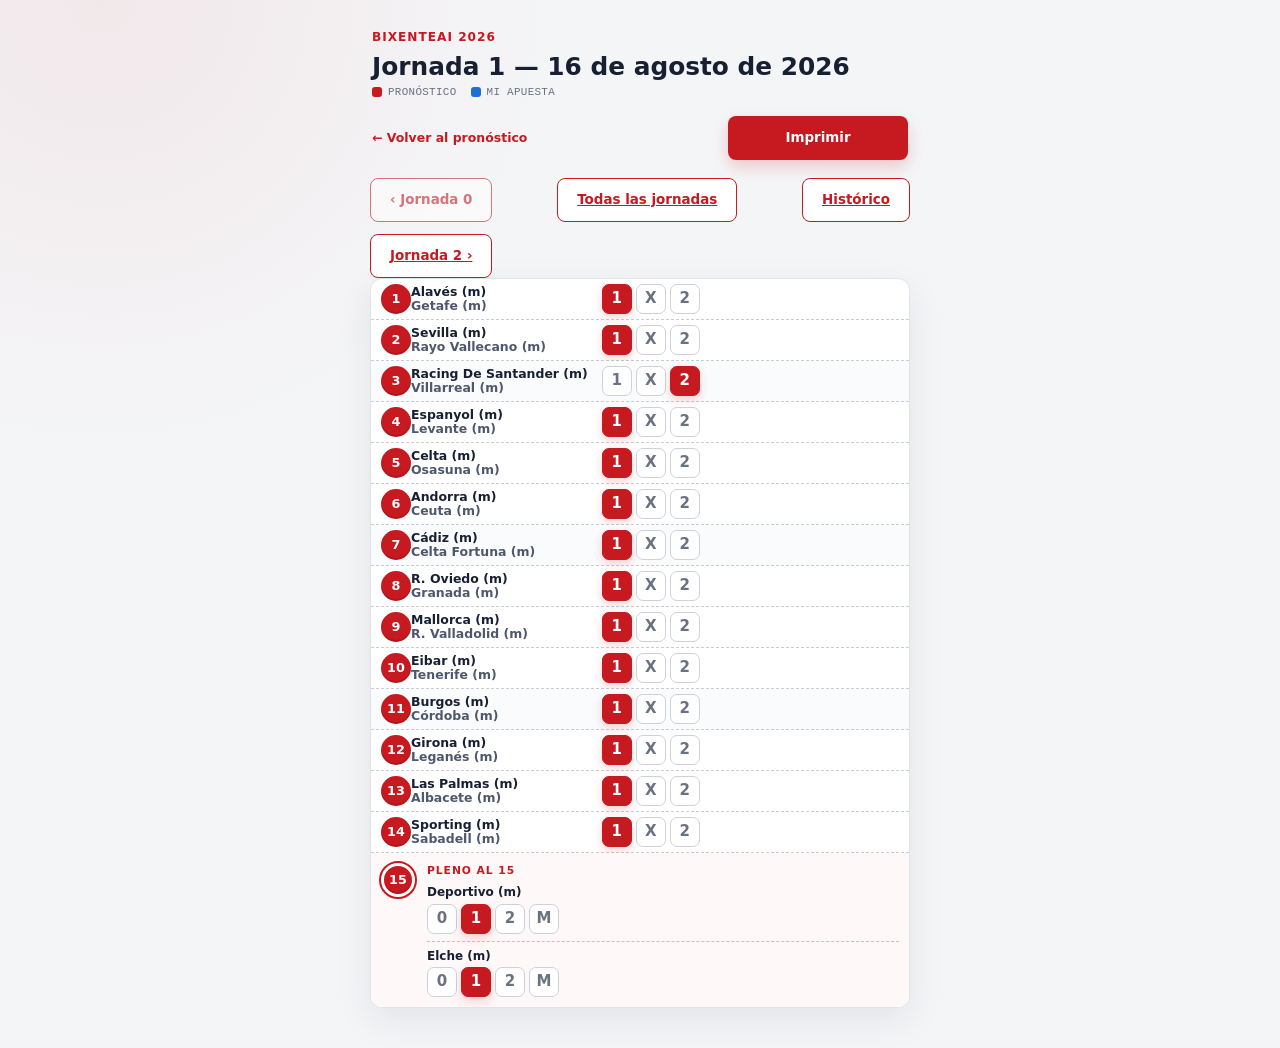
<file: jornada-2026-08-16.html>
<!doctype html>
<html lang="es">
  <head>
    <meta charset="utf-8">
    <meta name="viewport" content="width=device-width, initial-scale=1">
    <meta name="description" content="Boleto compacto de La Quiniela para llevar o imprimir">
    <title>Boleto para llevar · BixenteAI 2026</title>
    <link rel="icon" href="data:,">
    <link rel="stylesheet" href="./styles.css">
  </head>
  <body class="boleto-page">
    <header class="boleto-header">
      <div class="boleto-heading">
        <a class="boleto-brand">BixenteAI 2026</a>
        <h1 id="boletoTitle">Cargando jornada…</h1>
        <p id="boletoClosing" class="boleto-closing" hidden></p>
        <p id="boletoLegend" class="boleto-legend" hidden>
          <span class="boleto-legend-item boleto-legend-model">Pronóstico</span>
          <span class="boleto-legend-item boleto-legend-mine">Mi apuesta</span>
        </p>
      </div>
      <nav class="boleto-actions print-hidden" aria-label="Acciones del boleto">
        <a class="boleto-back-link" aria-hidden="true">← Volver al pronóstico</a>
        <button id="boletoPrintButton" class="button button-primary" type="button">Imprimir</button>
      </nav>
    </header>

    <main class="boleto-sheet">
      <nav class="boleto-actions header-actions print-hidden" aria-label="Navegación entre jornadas">
        <button class="button button-secondary" type="button" disabled>‹ Jornada 0</button>
        <a class="button button-secondary" href="./jornadas.html">Todas las jornadas</a>
        <a class="button button-secondary" href="./historico.html">Histórico</a>
        <a class="button button-secondary" href="./jornada-2026-08-23.html">Jornada 2 ›</a>
      </nav>
      <div
        id="boletoStatus"
        class="boleto-status"
        role="status"
        aria-live="polite"
      >
        Cargando el boleto guardado…
      </div>
      <section id="boletoContent" aria-labelledby="boletoTitle" hidden>
        <div id="boletoMatches" class="matches-list boleto-matches" aria-busy="true"></div>
      </section>
    </main>

        <script>
      window.__JORNADA_DATA__ = {"prediccion_json":{"jornada":1,"fecha_sorteo":"2026-08-16","cierre_apuestas":null,"partidos":[{"posicion":1,"local":"Alavés (m)","visitante":"Getafe (m)","signos_recomendados":["1"],"es_doble":false},{"posicion":2,"local":"Sevilla (m)","visitante":"Rayo Vallecano (m)","signos_recomendados":["1"],"es_doble":false},{"posicion":3,"local":"Racing De Santander (m)","visitante":"Villarreal (m)","signos_recomendados":["2"],"es_doble":false},{"posicion":4,"local":"Espanyol (m)","visitante":"Levante (m)","signos_recomendados":["1"],"es_doble":false},{"posicion":5,"local":"Celta (m)","visitante":"Osasuna (m)","signos_recomendados":["1"],"es_doble":false},{"posicion":6,"local":"Andorra (m)","visitante":"Ceuta (m)","signos_recomendados":["1"],"es_doble":false},{"posicion":7,"local":"Cádiz (m)","visitante":"Celta Fortuna (m)","signos_recomendados":["1"],"es_doble":false},{"posicion":8,"local":"R. Oviedo (m)","visitante":"Granada (m)","signos_recomendados":["1"],"es_doble":false},{"posicion":9,"local":"Mallorca (m)","visitante":"R. Valladolid (m)","signos_recomendados":["1"],"es_doble":false},{"posicion":10,"local":"Eibar (m)","visitante":"Tenerife (m)","signos_recomendados":["1"],"es_doble":false},{"posicion":11,"local":"Burgos (m)","visitante":"Córdoba (m)","signos_recomendados":["1"],"es_doble":false},{"posicion":12,"local":"Girona (m)","visitante":"Leganés (m)","signos_recomendados":["1"],"es_doble":false},{"posicion":13,"local":"Las Palmas (m)","visitante":"Albacete (m)","signos_recomendados":["1"],"es_doble":false},{"posicion":14,"local":"Sporting (m)","visitante":"Sabadell (m)","signos_recomendados":["1"],"es_doble":false},{"posicion":15,"local":"Deportivo (m)","visitante":"Elche (m)","signos_recomendados":["1"],"es_doble":false}],"pleno_al_15":{"disponible":true,"marcador":"1-1","nota":"marcador más probable de la matriz Poisson/Dixon-Coles"}}};
      window.__MI_APUESTA__ = null;
    </script>
    <script src="./boleto-movil.js" defer></script>
  </body>
</html>
</file>
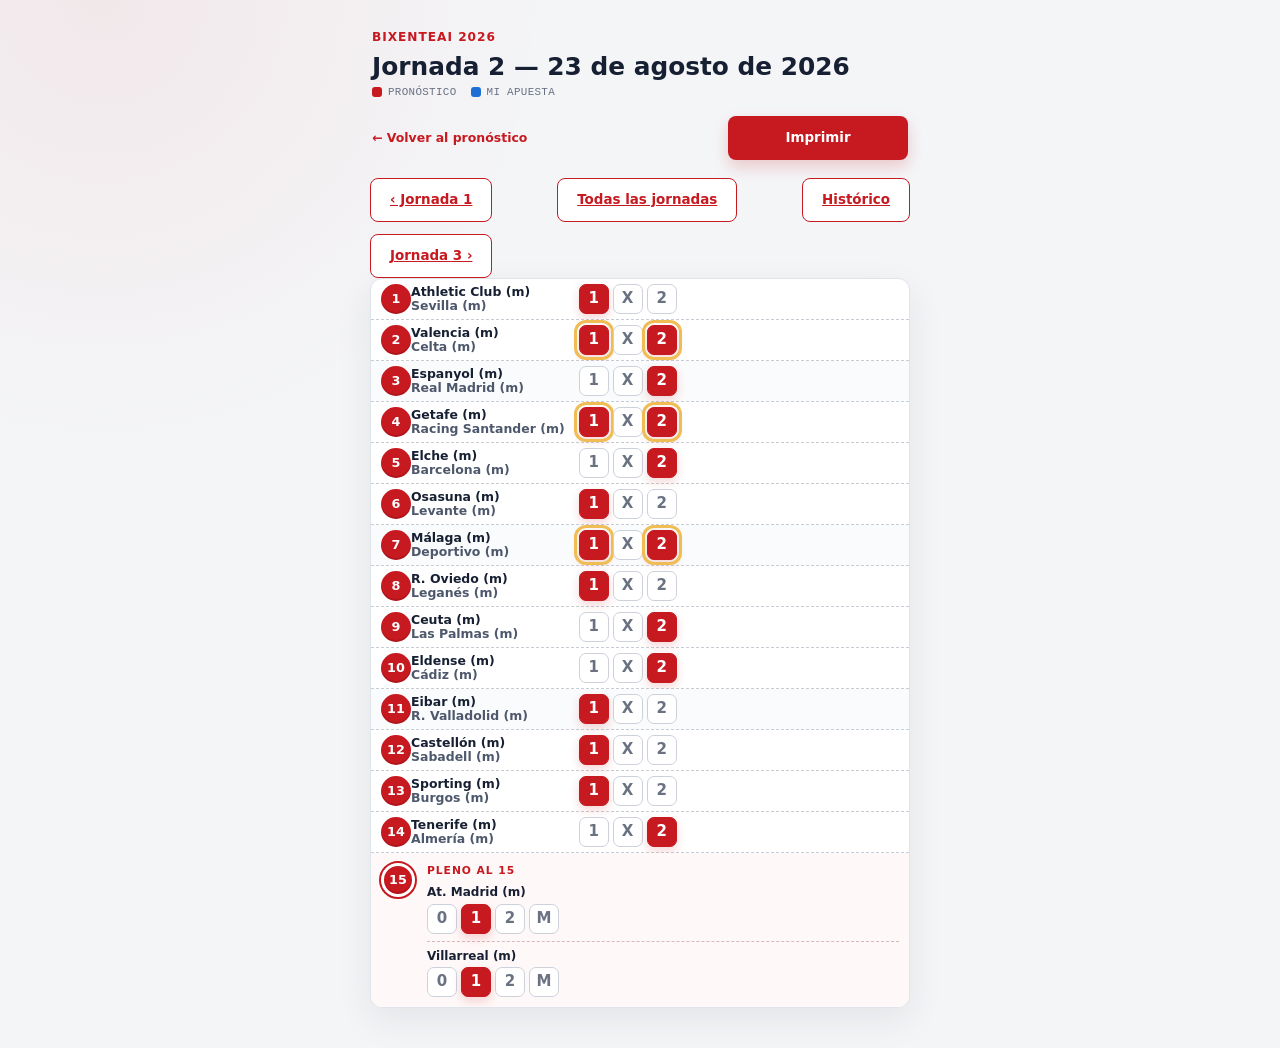
<file: jornada-2026-08-23.html>
<!doctype html>
<html lang="es">
  <head>
    <meta charset="utf-8">
    <meta name="viewport" content="width=device-width, initial-scale=1">
    <meta name="description" content="Boleto compacto de La Quiniela para llevar o imprimir">
    <title>Boleto para llevar · BixenteAI 2026</title>
    <link rel="icon" href="data:,">
    <link rel="stylesheet" href="./styles.css">
  </head>
  <body class="boleto-page">
    <header class="boleto-header">
      <div class="boleto-heading">
        <a class="boleto-brand">BixenteAI 2026</a>
        <h1 id="boletoTitle">Cargando jornada…</h1>
        <p id="boletoClosing" class="boleto-closing" hidden></p>
        <p id="boletoLegend" class="boleto-legend" hidden>
          <span class="boleto-legend-item boleto-legend-model">Pronóstico</span>
          <span class="boleto-legend-item boleto-legend-mine">Mi apuesta</span>
        </p>
      </div>
      <nav class="boleto-actions print-hidden" aria-label="Acciones del boleto">
        <a class="boleto-back-link" aria-hidden="true">← Volver al pronóstico</a>
        <button id="boletoPrintButton" class="button button-primary" type="button">Imprimir</button>
      </nav>
    </header>

    <main class="boleto-sheet">
      <nav class="boleto-actions header-actions print-hidden" aria-label="Navegación entre jornadas">
        <a class="button button-secondary" href="./jornada-2026-08-16.html">‹ Jornada 1</a>
        <a class="button button-secondary" href="./jornadas.html">Todas las jornadas</a>
        <a class="button button-secondary" href="./historico.html">Histórico</a>
        <a class="button button-secondary" href="./jornada-2026-08-30.html">Jornada 3 ›</a>
      </nav>
      <div
        id="boletoStatus"
        class="boleto-status"
        role="status"
        aria-live="polite"
      >
        Cargando el boleto guardado…
      </div>
      <section id="boletoContent" aria-labelledby="boletoTitle" hidden>
        <div id="boletoMatches" class="matches-list boleto-matches" aria-busy="true"></div>
      </section>
    </main>

        <script>
      window.__JORNADA_DATA__ = {"prediccion_json":{"jornada":2,"fecha_sorteo":"2026-08-23","cierre_apuestas":null,"partidos":[{"posicion":1,"local":"Athletic Club (m)","visitante":"Sevilla (m)","signos_recomendados":["1"],"es_doble":false,"marcador_real":"1 - 3","signo_real":"2","acertado":false},{"posicion":2,"local":"Valencia (m)","visitante":"Celta (m)","signos_recomendados":["1","2"],"es_doble":true,"marcador_real":"0 - 0","signo_real":"X","acertado":false},{"posicion":3,"local":"Espanyol (m)","visitante":"Real Madrid (m)","signos_recomendados":["2"],"es_doble":false,"marcador_real":"1 - 2","signo_real":"2","acertado":true},{"posicion":4,"local":"Getafe (m)","visitante":"Racing Santander (m)","signos_recomendados":["1","2"],"es_doble":true,"marcador_real":"1 - 0","signo_real":"1","acertado":true},{"posicion":5,"local":"Elche (m)","visitante":"Barcelona (m)","signos_recomendados":["2"],"es_doble":false,"marcador_real":"0 - 5","signo_real":"2","acertado":true},{"posicion":6,"local":"Osasuna (m)","visitante":"Levante (m)","signos_recomendados":["1"],"es_doble":false,"marcador_real":"0 - 0","signo_real":"X","acertado":false},{"posicion":7,"local":"Málaga (m)","visitante":"Deportivo (m)","signos_recomendados":["1","2"],"es_doble":true,"marcador_real":"1 - 1","signo_real":"X","acertado":false},{"posicion":8,"local":"R. Oviedo (m)","visitante":"Leganés (m)","signos_recomendados":["1"],"es_doble":false,"marcador_real":"0 - 1","signo_real":"2","acertado":false},{"posicion":9,"local":"Ceuta (m)","visitante":"Las Palmas (m)","signos_recomendados":["2"],"es_doble":false,"marcador_real":"0 - 2","signo_real":"2","acertado":true},{"posicion":10,"local":"Eldense (m)","visitante":"Cádiz (m)","signos_recomendados":["2"],"es_doble":false,"marcador_real":"2 - 2","signo_real":"X","acertado":false},{"posicion":11,"local":"Eibar (m)","visitante":"R. Valladolid (m)","signos_recomendados":["1"],"es_doble":false,"marcador_real":"1 - 0","signo_real":"1","acertado":true},{"posicion":12,"local":"Castellón (m)","visitante":"Sabadell (m)","signos_recomendados":["1"],"es_doble":false,"marcador_real":"0 - 0","signo_real":"X","acertado":false},{"posicion":13,"local":"Sporting (m)","visitante":"Burgos (m)","signos_recomendados":["1"],"es_doble":false,"marcador_real":"1 - 0","signo_real":"1","acertado":true},{"posicion":14,"local":"Tenerife (m)","visitante":"Almería (m)","signos_recomendados":["2"],"es_doble":false,"marcador_real":"1 - 0","signo_real":"1","acertado":false},{"posicion":15,"local":"At. Madrid (m)","visitante":"Villarreal (m)","signos_recomendados":["1"],"es_doble":false,"marcador_real":"2 - 2","signo_real":"X","acertado":false}],"pleno_al_15":{"disponible":true,"marcador":"1-1","nota":"marcador más probable de la matriz Poisson/Dixon-Coles"},"reconciliado_en":"2026-08-31T06:32:50+02:00","resumen_aciertos":{"aciertos":6,"total":14,"porcentaje_aciertos":42.857142857142854,"pleno_al_15":{"prediccion":"1-1","resultado":"2-2","acertado":false}}}};
      window.__MI_APUESTA__ = null;
    </script>
    <script src="./boleto-movil.js" defer></script>
  </body>
</html>
</file>
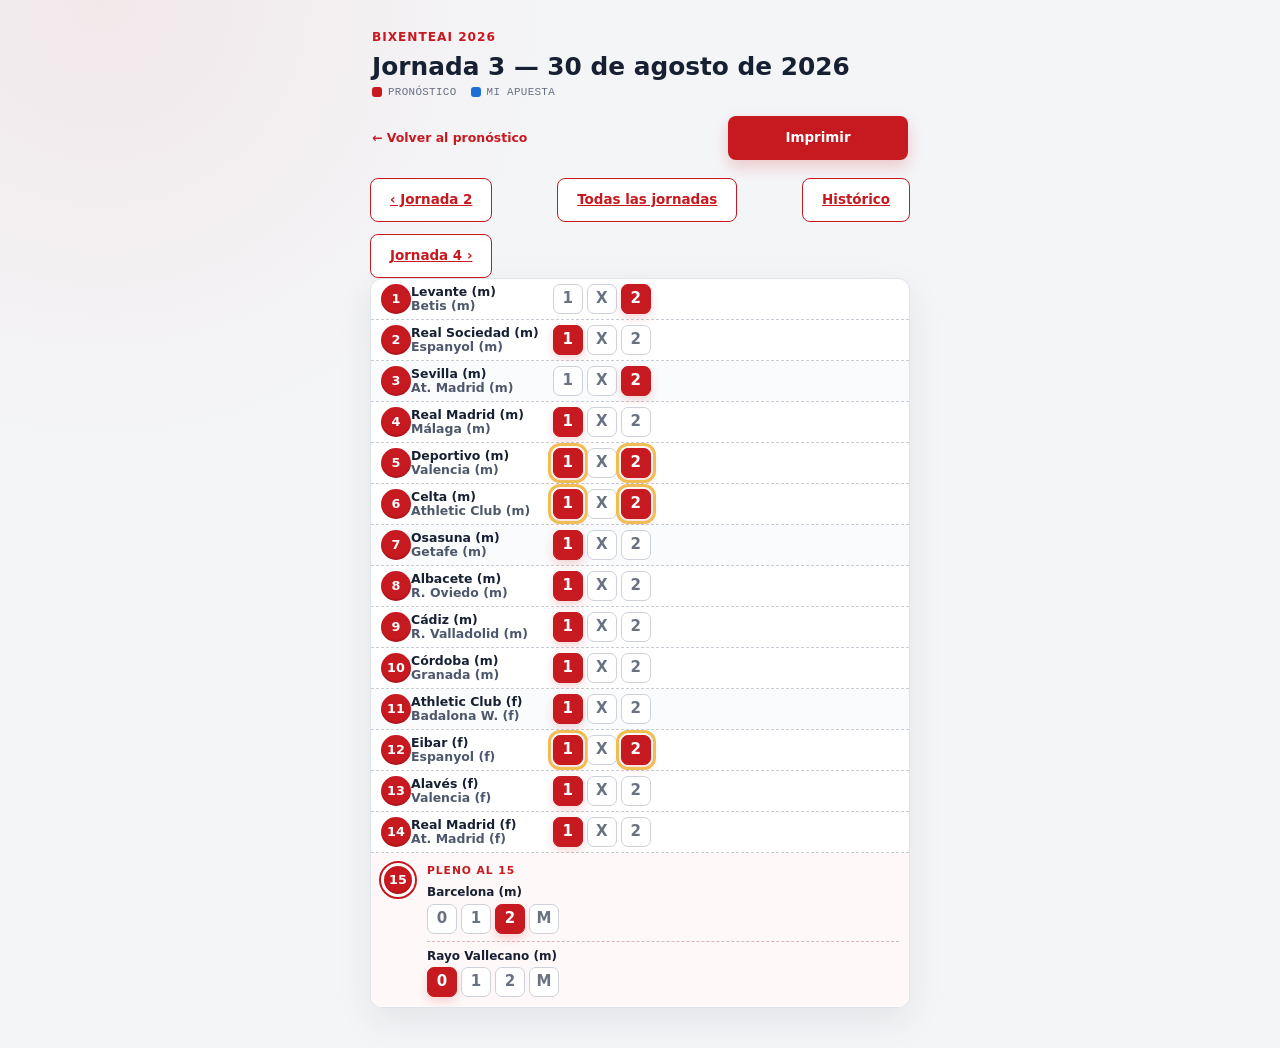
<file: jornada-2026-08-30.html>
<!doctype html>
<html lang="es">
  <head>
    <meta charset="utf-8">
    <meta name="viewport" content="width=device-width, initial-scale=1">
    <meta name="description" content="Boleto compacto de La Quiniela para llevar o imprimir">
    <title>Boleto para llevar · BixenteAI 2026</title>
    <link rel="icon" href="data:,">
    <link rel="stylesheet" href="./styles.css">
  </head>
  <body class="boleto-page">
    <header class="boleto-header">
      <div class="boleto-heading">
        <a class="boleto-brand">BixenteAI 2026</a>
        <h1 id="boletoTitle">Cargando jornada…</h1>
        <p id="boletoClosing" class="boleto-closing" hidden></p>
        <p id="boletoLegend" class="boleto-legend" hidden>
          <span class="boleto-legend-item boleto-legend-model">Pronóstico</span>
          <span class="boleto-legend-item boleto-legend-mine">Mi apuesta</span>
        </p>
      </div>
      <nav class="boleto-actions print-hidden" aria-label="Acciones del boleto">
        <a class="boleto-back-link" aria-hidden="true">← Volver al pronóstico</a>
        <button id="boletoPrintButton" class="button button-primary" type="button">Imprimir</button>
      </nav>
    </header>

    <main class="boleto-sheet">
      <nav class="boleto-actions header-actions print-hidden" aria-label="Navegación entre jornadas">
        <a class="button button-secondary" href="./jornada-2026-08-23.html">‹ Jornada 2</a>
        <a class="button button-secondary" href="./jornadas.html">Todas las jornadas</a>
        <a class="button button-secondary" href="./historico.html">Histórico</a>
        <a class="button button-secondary" href="./jornada-2026-09-06.html">Jornada 4 ›</a>
      </nav>
      <div
        id="boletoStatus"
        class="boleto-status"
        role="status"
        aria-live="polite"
      >
        Cargando el boleto guardado…
      </div>
      <section id="boletoContent" aria-labelledby="boletoTitle" hidden>
        <div id="boletoMatches" class="matches-list boleto-matches" aria-busy="true"></div>
      </section>
    </main>

        <script>
      window.__JORNADA_DATA__ = {"prediccion_json":{"jornada":3,"fecha_sorteo":"2026-08-30","cierre_apuestas":null,"partidos":[{"posicion":1,"local":"Levante (m)","visitante":"Betis (m)","signos_recomendados":["2"],"es_doble":false,"marcador_real":"5 - 2","signo_real":"1","acertado":false},{"posicion":2,"local":"Real Sociedad (m)","visitante":"Espanyol (m)","signos_recomendados":["1"],"es_doble":false,"marcador_real":"2 - 1","signo_real":"1","acertado":true},{"posicion":3,"local":"Sevilla (m)","visitante":"At. Madrid (m)","signos_recomendados":["2"],"es_doble":false,"marcador_real":"1 - 3","signo_real":"2","acertado":true},{"posicion":4,"local":"Real Madrid (m)","visitante":"Málaga (m)","signos_recomendados":["1"],"es_doble":false,"marcador_real":"4 - 0","signo_real":"1","acertado":true},{"posicion":5,"local":"Deportivo (m)","visitante":"Valencia (m)","signos_recomendados":["1","2"],"es_doble":true,"marcador_real":"3 - 1","signo_real":"1","acertado":true},{"posicion":6,"local":"Celta (m)","visitante":"Athletic Club (m)","signos_recomendados":["1","2"],"es_doble":true,"marcador_real":"0 - 2","signo_real":"2","acertado":true},{"posicion":7,"local":"Osasuna (m)","visitante":"Getafe (m)","signos_recomendados":["1"],"es_doble":false,"marcador_real":"1 - 0","signo_real":"1","acertado":true},{"posicion":8,"local":"Albacete (m)","visitante":"R. Oviedo (m)","signos_recomendados":["1"],"es_doble":false,"marcador_real":"0 - 1","signo_real":"2","acertado":false},{"posicion":9,"local":"Cádiz (m)","visitante":"R. Valladolid (m)","signos_recomendados":["1"],"es_doble":false,"marcador_real":"1 - 1","signo_real":"X","acertado":false},{"posicion":10,"local":"Córdoba (m)","visitante":"Granada (m)","signos_recomendados":["1"],"es_doble":false,"marcador_real":"1 - 3","signo_real":"2","acertado":false},{"posicion":11,"local":"Athletic Club (f)","visitante":"Badalona W. (f)","signos_recomendados":["1"],"es_doble":false,"marcador_real":"3 - 1","signo_real":"1","acertado":true},{"posicion":12,"local":"Eibar (f)","visitante":"Espanyol (f)","signos_recomendados":["2","1"],"es_doble":true,"marcador_real":"1 - 0","signo_real":"1","acertado":true},{"posicion":13,"local":"Alavés (f)","visitante":"Valencia (f)","signos_recomendados":["1"],"es_doble":false,"marcador_real":"2 - 0","signo_real":"1","acertado":true},{"posicion":14,"local":"Real Madrid (f)","visitante":"At. Madrid (f)","signos_recomendados":["1"],"es_doble":false,"marcador_real":"3 - 2","signo_real":"1","acertado":true},{"posicion":15,"local":"Barcelona (m)","visitante":"Rayo Vallecano (m)","signos_recomendados":["1"],"es_doble":false,"marcador_real":"5 - 2","signo_real":"1","acertado":false}],"pleno_al_15":{"disponible":true,"marcador":"2-0","nota":"marcador más probable de la matriz Poisson/Dixon-Coles"},"reconciliado_en":"2026-09-01T11:58:57+02:00","resumen_aciertos":{"aciertos":10,"total":14,"porcentaje_aciertos":71.42857142857143,"pleno_al_15":{"prediccion":"2-0","resultado":"5-2","acertado":false}}}};
      window.__MI_APUESTA__ = null;
    </script>
    <script src="./boleto-movil.js" defer></script>
  </body>
</html>
</file>
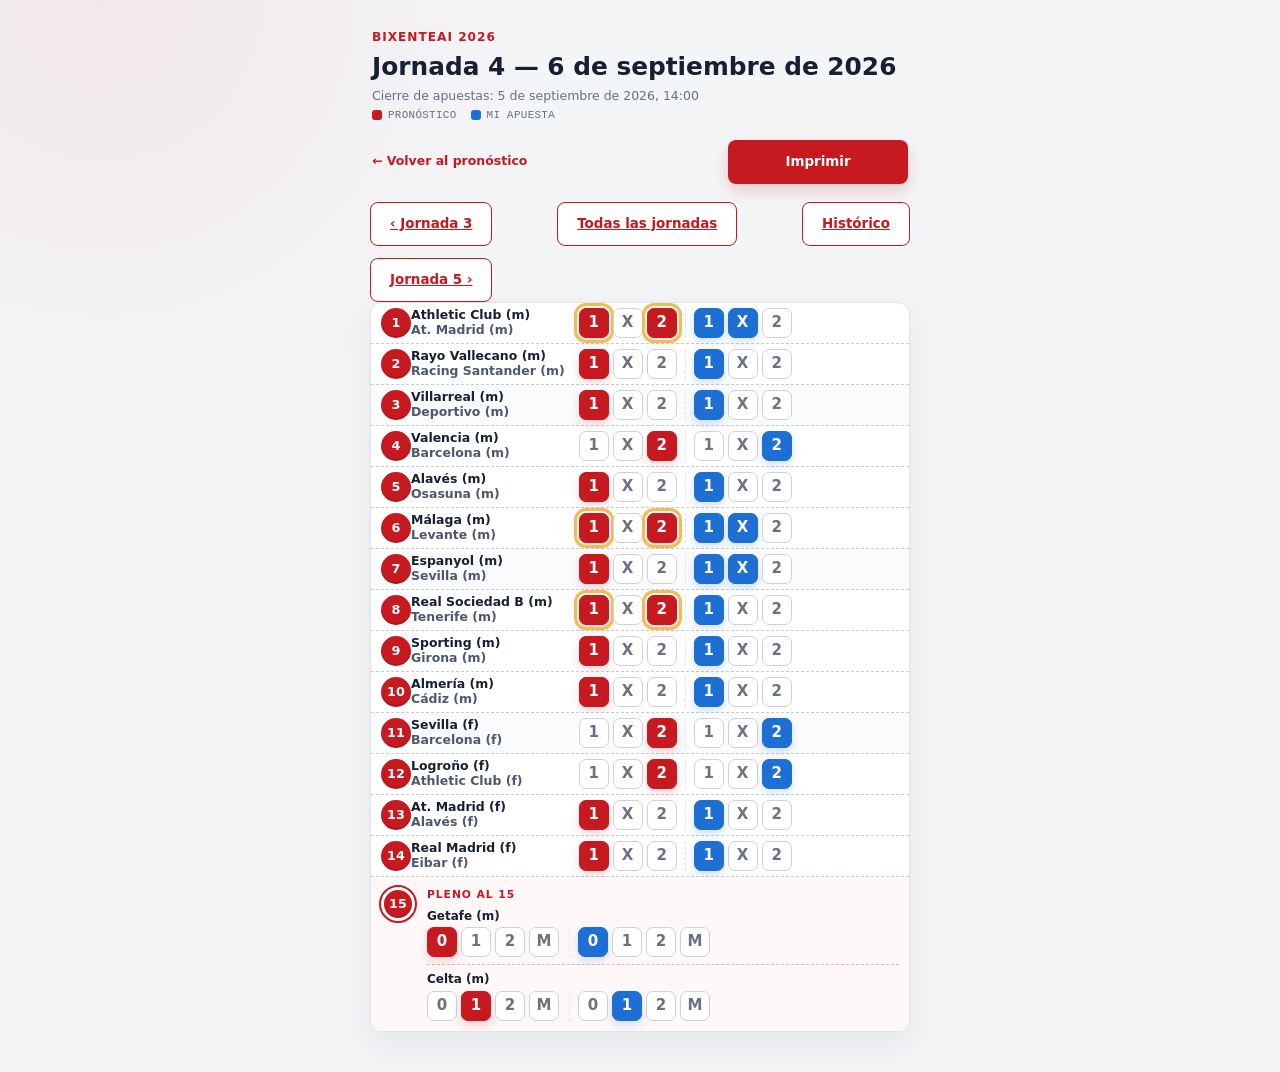
<file: jornada-2026-09-06.html>
<!doctype html>
<html lang="es">
  <head>
    <meta charset="utf-8">
    <meta name="viewport" content="width=device-width, initial-scale=1">
    <meta name="description" content="Boleto compacto de La Quiniela para llevar o imprimir">
    <title>Boleto para llevar · BixenteAI 2026</title>
    <link rel="icon" href="data:,">
    <link rel="stylesheet" href="./styles.css">
  </head>
  <body class="boleto-page">
    <header class="boleto-header">
      <div class="boleto-heading">
        <a class="boleto-brand">BixenteAI 2026</a>
        <h1 id="boletoTitle">Cargando jornada…</h1>
        <p id="boletoClosing" class="boleto-closing" hidden></p>
        <p id="boletoLegend" class="boleto-legend" hidden>
          <span class="boleto-legend-item boleto-legend-model">Pronóstico</span>
          <span class="boleto-legend-item boleto-legend-mine">Mi apuesta</span>
        </p>
      </div>
      <nav class="boleto-actions print-hidden" aria-label="Acciones del boleto">
        <a class="boleto-back-link" aria-hidden="true">← Volver al pronóstico</a>
        <button id="boletoPrintButton" class="button button-primary" type="button">Imprimir</button>
      </nav>
    </header>

    <main class="boleto-sheet">
      <nav class="boleto-actions header-actions print-hidden" aria-label="Navegación entre jornadas">
        <a class="button button-secondary" href="./jornada-2026-08-30.html">‹ Jornada 3</a>
        <a class="button button-secondary" href="./jornadas.html">Todas las jornadas</a>
        <a class="button button-secondary" href="./historico.html">Histórico</a>
        <a class="button button-secondary" href="./jornada-2026-09-09.html">Jornada 5 ›</a>
      </nav>
      <div
        id="boletoStatus"
        class="boleto-status"
        role="status"
        aria-live="polite"
      >
        Cargando el boleto guardado…
      </div>
      <section id="boletoContent" aria-labelledby="boletoTitle" hidden>
        <div id="boletoMatches" class="matches-list boleto-matches" aria-busy="true"></div>
      </section>
    </main>

        <script>
      window.__JORNADA_DATA__ = {"prediccion_json":{"jornada":4,"fecha_sorteo":"2026-09-06","cierre_apuestas":"2026-09-05 14:00:00","partidos":[{"posicion":1,"local":"Athletic Club (m)","visitante":"At. Madrid (m)","signos_recomendados":["2","1"],"es_doble":true,"marcador_real":"3 - 0","signo_real":"1","acertado":true},{"posicion":2,"local":"Rayo Vallecano (m)","visitante":"Racing Santander (m)","signos_recomendados":["1"],"es_doble":false,"marcador_real":"3 - 2","signo_real":"1","acertado":true},{"posicion":3,"local":"Villarreal (m)","visitante":"Deportivo (m)","signos_recomendados":["1"],"es_doble":false,"marcador_real":"2 - 3","signo_real":"2","acertado":false},{"posicion":4,"local":"Valencia (m)","visitante":"Barcelona (m)","signos_recomendados":["2"],"es_doble":false,"marcador_real":"0 - 5","signo_real":"2","acertado":true},{"posicion":5,"local":"Alavés (m)","visitante":"Osasuna (m)","signos_recomendados":["1"],"es_doble":false,"marcador_real":"5 - 2","signo_real":"1","acertado":true},{"posicion":6,"local":"Málaga (m)","visitante":"Levante (m)","signos_recomendados":["1","2"],"es_doble":true,"marcador_real":"0 - 0","signo_real":"X","acertado":false},{"posicion":7,"local":"Espanyol (m)","visitante":"Sevilla (m)","signos_recomendados":["1"],"es_doble":false,"marcador_real":"1 - 1","signo_real":"X","acertado":false},{"posicion":8,"local":"Real Sociedad B (m)","visitante":"Tenerife (m)","signos_recomendados":["1","2"],"es_doble":true,"marcador_real":"1 - 1","signo_real":"X","acertado":false},{"posicion":9,"local":"Sporting (m)","visitante":"Girona (m)","signos_recomendados":["1"],"es_doble":false,"marcador_real":"0 - 2","signo_real":"2","acertado":false},{"posicion":10,"local":"Almería (m)","visitante":"Cádiz (m)","signos_recomendados":["1"],"es_doble":false,"marcador_real":"3 - 2","signo_real":"1","acertado":true},{"posicion":11,"local":"Sevilla (f)","visitante":"Barcelona (f)","signos_recomendados":["2"],"es_doble":false,"marcador_real":"0 - 4","signo_real":"2","acertado":true},{"posicion":12,"local":"Logroño (f)","visitante":"Athletic Club (f)","signos_recomendados":["2"],"es_doble":false,"marcador_real":"0 - 1","signo_real":"2","acertado":true},{"posicion":13,"local":"At. Madrid (f)","visitante":"Alavés (f)","signos_recomendados":["1"],"es_doble":false,"marcador_real":"1 - 0","signo_real":"1","acertado":true},{"posicion":14,"local":"Real Madrid (f)","visitante":"Eibar (f)","signos_recomendados":["1"],"es_doble":false,"marcador_real":"0 - 0","signo_real":"X","acertado":false},{"posicion":15,"local":"Getafe (m)","visitante":"Celta (m)","signos_recomendados":["2"],"es_doble":false,"marcador_real":"1 - 1","signo_real":"X","acertado":false}],"pleno_al_15":{"disponible":true,"marcador":"0-1","nota":"marcador más probable de la matriz Poisson/Dixon-Coles"},"reconciliado_en":"2026-09-08T06:59:20+02:00","resumen_aciertos":{"aciertos":8,"total":14,"porcentaje_aciertos":57.142857142857146,"pleno_al_15":{"prediccion":"0-1","resultado":"1-1","acertado":false}}}};
      window.__MI_APUESTA__ = {"partidos":[{"posicion":1,"signos":["1","X"]},{"posicion":2,"signos":["1"]},{"posicion":3,"signos":["1"]},{"posicion":4,"signos":["2"]},{"posicion":5,"signos":["1"]},{"posicion":6,"signos":["1","X"]},{"posicion":7,"signos":["1","X"]},{"posicion":8,"signos":["1"]},{"posicion":9,"signos":["1"]},{"posicion":10,"signos":["1"]},{"posicion":11,"signos":["2"]},{"posicion":12,"signos":["2"]},{"posicion":13,"signos":["1"]},{"posicion":14,"signos":["1"]}],"pleno15_marcador":"0-1"};
    </script>
    <script src="./boleto-movil.js" defer></script>
  </body>
</html>
</file>
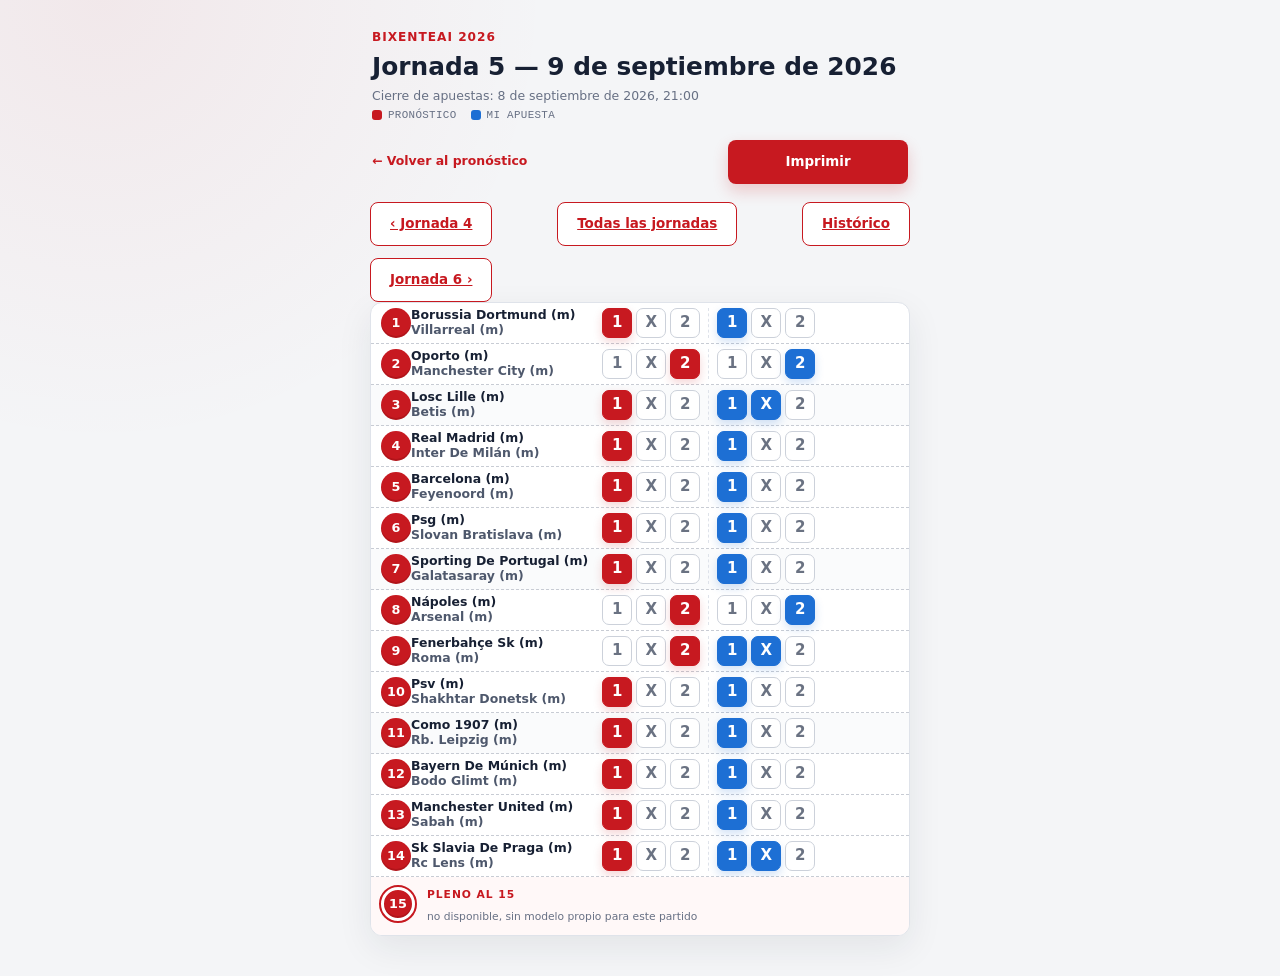
<file: jornada-2026-09-09.html>
<!doctype html>
<html lang="es">
  <head>
    <meta charset="utf-8">
    <meta name="viewport" content="width=device-width, initial-scale=1">
    <meta name="description" content="Boleto compacto de La Quiniela para llevar o imprimir">
    <title>Boleto para llevar · BixenteAI 2026</title>
    <link rel="icon" href="data:,">
    <link rel="stylesheet" href="./styles.css">
  </head>
  <body class="boleto-page">
    <header class="boleto-header">
      <div class="boleto-heading">
        <a class="boleto-brand">BixenteAI 2026</a>
        <h1 id="boletoTitle">Cargando jornada…</h1>
        <p id="boletoClosing" class="boleto-closing" hidden></p>
        <p id="boletoLegend" class="boleto-legend" hidden>
          <span class="boleto-legend-item boleto-legend-model">Pronóstico</span>
          <span class="boleto-legend-item boleto-legend-mine">Mi apuesta</span>
        </p>
      </div>
      <nav class="boleto-actions print-hidden" aria-label="Acciones del boleto">
        <a class="boleto-back-link" aria-hidden="true">← Volver al pronóstico</a>
        <button id="boletoPrintButton" class="button button-primary" type="button">Imprimir</button>
      </nav>
    </header>

    <main class="boleto-sheet">
      <nav class="boleto-actions header-actions print-hidden" aria-label="Navegación entre jornadas">
        <a class="button button-secondary" href="./jornada-2026-09-06.html">‹ Jornada 4</a>
        <a class="button button-secondary" href="./jornadas.html">Todas las jornadas</a>
        <a class="button button-secondary" href="./historico.html">Histórico</a>
        <a class="button button-secondary" href="./jornada-2026-09-13.html">Jornada 6 ›</a>
      </nav>
      <div
        id="boletoStatus"
        class="boleto-status"
        role="status"
        aria-live="polite"
      >
        Cargando el boleto guardado…
      </div>
      <section id="boletoContent" aria-labelledby="boletoTitle" hidden>
        <div id="boletoMatches" class="matches-list boleto-matches" aria-busy="true"></div>
      </section>
    </main>

        <script>
      window.__JORNADA_DATA__ = {"prediccion_json":{"jornada":5,"fecha_sorteo":"2026-09-09","cierre_apuestas":"2026-09-08 21:00:00","partidos":[{"posicion":1,"local":"Borussia Dortmund (m)","visitante":"Villarreal (m)","signos_recomendados":["1"],"es_doble":false,"marcador_real":"3 - 2","signo_real":"1","acertado":true},{"posicion":2,"local":"Oporto (m)","visitante":"Manchester City (m)","signos_recomendados":["2"],"es_doble":false,"marcador_real":"0 - 2","signo_real":"2","acertado":true},{"posicion":3,"local":"Losc Lille (m)","visitante":"Betis (m)","signos_recomendados":["1"],"es_doble":false,"marcador_real":"2 - 3","signo_real":"2","acertado":false},{"posicion":4,"local":"Real Madrid (m)","visitante":"Inter De Milán (m)","signos_recomendados":["1"],"es_doble":false,"marcador_real":"2 - 1","signo_real":"1","acertado":true},{"posicion":5,"local":"Barcelona (m)","visitante":"Feyenoord (m)","signos_recomendados":["1"],"es_doble":false,"marcador_real":"5 - 1","signo_real":"1","acertado":true},{"posicion":6,"local":"Psg (m)","visitante":"Slovan Bratislava (m)","signos_recomendados":["1"],"es_doble":false,"marcador_real":"6 - 1","signo_real":"1","acertado":true},{"posicion":7,"local":"Sporting De Portugal (m)","visitante":"Galatasaray (m)","signos_recomendados":["1"],"es_doble":false,"marcador_real":"3 - 1","signo_real":"1","acertado":true},{"posicion":8,"local":"Nápoles (m)","visitante":"Arsenal (m)","signos_recomendados":["2"],"es_doble":false,"marcador_real":"0 - 1","signo_real":"2","acertado":true},{"posicion":9,"local":"Fenerbahçe Sk (m)","visitante":"Roma (m)","signos_recomendados":["2"],"es_doble":false,"marcador_real":"1 - 1","signo_real":"X","acertado":false},{"posicion":10,"local":"Psv (m)","visitante":"Shakhtar Donetsk (m)","signos_recomendados":["1"],"es_doble":false,"marcador_real":"1 - 1","signo_real":"X","acertado":false},{"posicion":11,"local":"Como 1907 (m)","visitante":"Rb. Leipzig (m)","signos_recomendados":["1"],"es_doble":false,"marcador_real":"4 - 1","signo_real":"1","acertado":true},{"posicion":12,"local":"Bayern De Múnich (m)","visitante":"Bodo Glimt (m)","signos_recomendados":["1"],"es_doble":false,"marcador_real":"5 - 0","signo_real":"1","acertado":true},{"posicion":13,"local":"Manchester United (m)","visitante":"Sabah (m)","signos_recomendados":["1"],"es_doble":false,"marcador_real":"4 - 0","signo_real":"1","acertado":true},{"posicion":14,"local":"Sk Slavia De Praga (m)","visitante":"Rc Lens (m)","signos_recomendados":["1"],"es_doble":false,"marcador_real":"2 - 3","signo_real":"2","acertado":false},{"posicion":15,"local":"Liverpool (m)","visitante":"At. Madrid (m)","signos_recomendados":["1"],"es_doble":false,"marcador_real":"2 - 1","signo_real":"1","acertado":null}],"pleno_al_15":{"disponible":false,"marcador":null,"nota":"no disponible, sin modelo propio para este partido"},"reconciliado_en":"2026-09-11T06:26:20+02:00","resumen_aciertos":{"aciertos":10,"total":14,"porcentaje_aciertos":71.42857142857143,"pleno_al_15":{"prediccion":null,"resultado":"2-1","acertado":null}}}};
      window.__MI_APUESTA__ = {"partidos":[{"posicion":1,"signos":["1"]},{"posicion":2,"signos":["2"]},{"posicion":3,"signos":["1","X"]},{"posicion":4,"signos":["1"]},{"posicion":5,"signos":["1"]},{"posicion":6,"signos":["1"]},{"posicion":7,"signos":["1"]},{"posicion":8,"signos":["2"]},{"posicion":9,"signos":["1","X"]},{"posicion":10,"signos":["1"]},{"posicion":11,"signos":["1"]},{"posicion":12,"signos":["1"]},{"posicion":13,"signos":["1"]},{"posicion":14,"signos":["1","X"]}],"pleno15_marcador":"2-2"};
    </script>
    <script src="./boleto-movil.js" defer></script>
  </body>
</html>
</file>
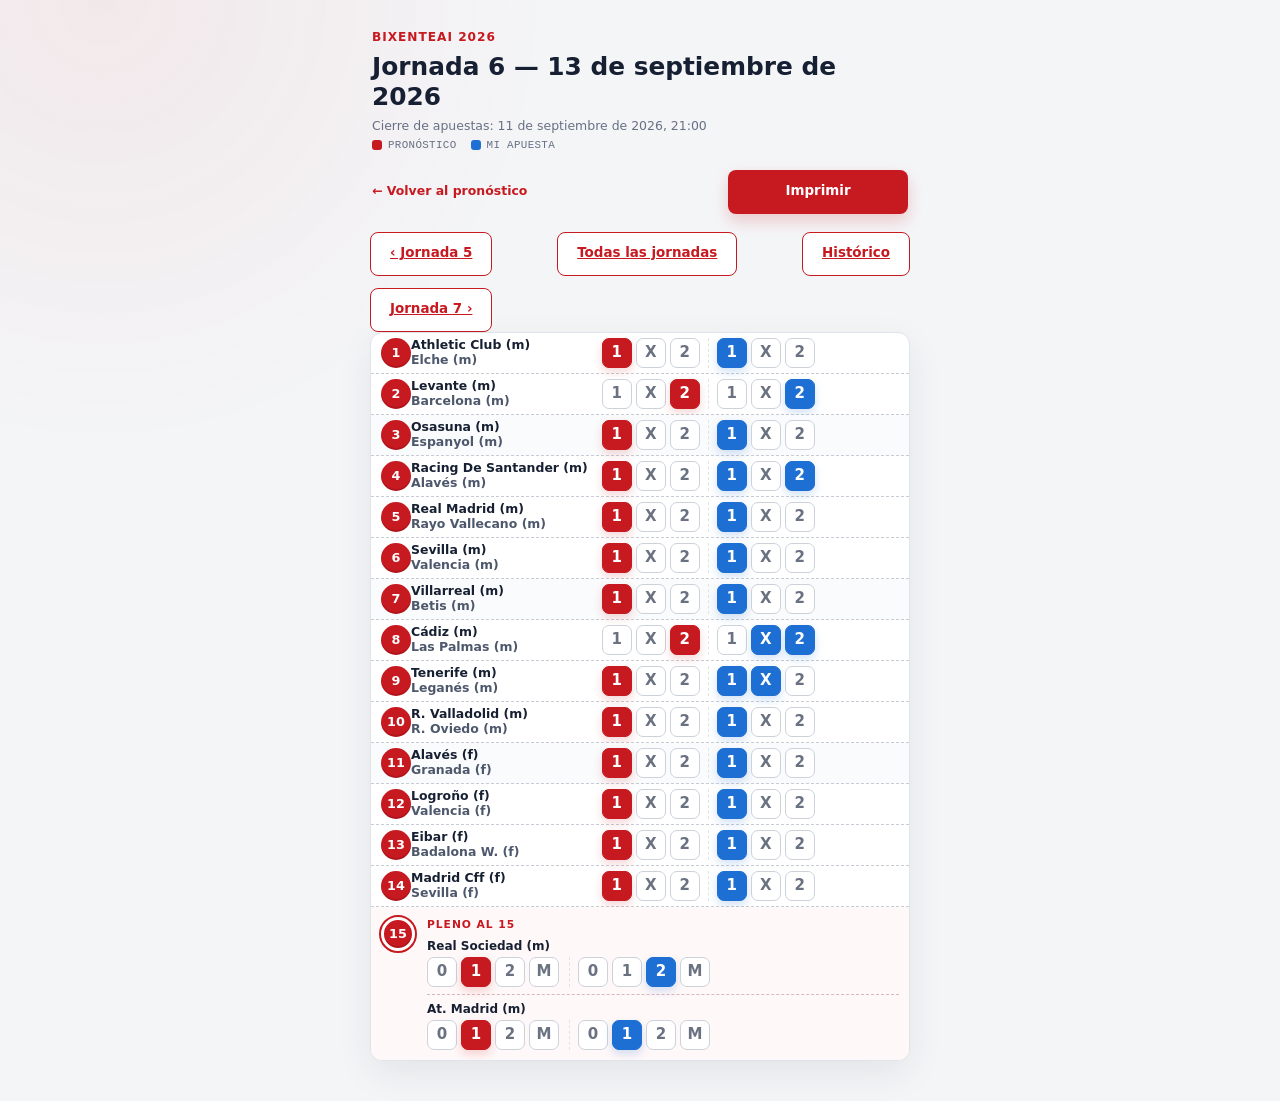
<file: jornada-2026-09-13.html>
<!doctype html>
<html lang="es">
  <head>
    <meta charset="utf-8">
    <meta name="viewport" content="width=device-width, initial-scale=1">
    <meta name="description" content="Boleto compacto de La Quiniela para llevar o imprimir">
    <title>Boleto para llevar · BixenteAI 2026</title>
    <link rel="icon" href="data:,">
    <link rel="stylesheet" href="./styles.css">
  </head>
  <body class="boleto-page">
    <header class="boleto-header">
      <div class="boleto-heading">
        <a class="boleto-brand">BixenteAI 2026</a>
        <h1 id="boletoTitle">Cargando jornada…</h1>
        <p id="boletoClosing" class="boleto-closing" hidden></p>
        <p id="boletoLegend" class="boleto-legend" hidden>
          <span class="boleto-legend-item boleto-legend-model">Pronóstico</span>
          <span class="boleto-legend-item boleto-legend-mine">Mi apuesta</span>
        </p>
      </div>
      <nav class="boleto-actions print-hidden" aria-label="Acciones del boleto">
        <a class="boleto-back-link" aria-hidden="true">← Volver al pronóstico</a>
        <button id="boletoPrintButton" class="button button-primary" type="button">Imprimir</button>
      </nav>
    </header>

    <main class="boleto-sheet">
      <nav class="boleto-actions header-actions print-hidden" aria-label="Navegación entre jornadas">
        <a class="button button-secondary" href="./jornada-2026-09-09.html">‹ Jornada 5</a>
        <a class="button button-secondary" href="./jornadas.html">Todas las jornadas</a>
        <a class="button button-secondary" href="./historico.html">Histórico</a>
        <a class="button button-secondary" href="./jornada-2026-09-16.html">Jornada 7 ›</a>
      </nav>
      <div
        id="boletoStatus"
        class="boleto-status"
        role="status"
        aria-live="polite"
      >
        Cargando el boleto guardado…
      </div>
      <section id="boletoContent" aria-labelledby="boletoTitle" hidden>
        <div id="boletoMatches" class="matches-list boleto-matches" aria-busy="true"></div>
      </section>
    </main>

        <script>
      window.__JORNADA_DATA__ = {"prediccion_json":{"jornada":6,"fecha_sorteo":"2026-09-13","cierre_apuestas":"2026-09-11 21:00:00","partidos":[{"posicion":1,"local":"Athletic Club (m)","visitante":"Elche (m)","signos_recomendados":["1"],"es_doble":false,"marcador_real":"1 - 1","signo_real":"X","acertado":false},{"posicion":2,"local":"Levante (m)","visitante":"Barcelona (m)","signos_recomendados":["2"],"es_doble":false,"marcador_real":"2 - 4","signo_real":"2","acertado":true},{"posicion":3,"local":"Osasuna (m)","visitante":"Espanyol (m)","signos_recomendados":["1"],"es_doble":false,"marcador_real":"0 - 2","signo_real":"2","acertado":false},{"posicion":4,"local":"Racing De Santander (m)","visitante":"Alavés (m)","signos_recomendados":["1"],"es_doble":false,"marcador_real":"2 - 1","signo_real":"1","acertado":true},{"posicion":5,"local":"Real Madrid (m)","visitante":"Rayo Vallecano (m)","signos_recomendados":["1"],"es_doble":false,"marcador_real":"4 - 1","signo_real":"1","acertado":true},{"posicion":6,"local":"Sevilla (m)","visitante":"Valencia (m)","signos_recomendados":["1"],"es_doble":false,"marcador_real":"1 - 0","signo_real":"1","acertado":true},{"posicion":7,"local":"Villarreal (m)","visitante":"Betis (m)","signos_recomendados":["1"],"es_doble":false,"marcador_real":"1 - 2","signo_real":"2","acertado":false},{"posicion":8,"local":"Cádiz (m)","visitante":"Las Palmas (m)","signos_recomendados":["2"],"es_doble":false,"marcador_real":"0 - 1","signo_real":"2","acertado":true},{"posicion":9,"local":"Tenerife (m)","visitante":"Leganés (m)","signos_recomendados":["1"],"es_doble":false,"marcador_real":"2 - 0","signo_real":"1","acertado":true},{"posicion":10,"local":"R. Valladolid (m)","visitante":"R. Oviedo (m)","signos_recomendados":["1"],"es_doble":false,"marcador_real":"0 - 3","signo_real":"2","acertado":false},{"posicion":11,"local":"Alavés (f)","visitante":"Granada (f)","signos_recomendados":["1"],"es_doble":false,"marcador_real":"1 - 0","signo_real":"1","acertado":true},{"posicion":12,"local":"Logroño (f)","visitante":"Valencia (f)","signos_recomendados":["1"],"es_doble":false,"marcador_real":"2 - 1","signo_real":"1","acertado":true},{"posicion":13,"local":"Eibar (f)","visitante":"Badalona W. (f)","signos_recomendados":["1"],"es_doble":false,"marcador_real":"1 - 4","signo_real":"2","acertado":false},{"posicion":14,"local":"Madrid Cff (f)","visitante":"Sevilla (f)","signos_recomendados":["1"],"es_doble":false,"marcador_real":"1 - 0","signo_real":"1","acertado":true},{"posicion":15,"local":"Real Sociedad (m)","visitante":"At. Madrid (m)","signos_recomendados":["2"],"es_doble":false,"marcador_real":"0 - 3","signo_real":"2","acertado":false}],"pleno_al_15":{"disponible":true,"marcador":"1-1","nota":"marcador más probable de la matriz Poisson/Dixon-Coles"},"reconciliado_en":"2026-09-15T06:36:49+02:00","resumen_aciertos":{"aciertos":9,"total":14,"porcentaje_aciertos":64.28571428571429,"pleno_al_15":{"prediccion":"1-1","resultado":"0-3","acertado":false}}}};
      window.__MI_APUESTA__ = {"partidos":[{"posicion":1,"signos":["1"]},{"posicion":2,"signos":["2"]},{"posicion":3,"signos":["1"]},{"posicion":4,"signos":["1","2"]},{"posicion":5,"signos":["1"]},{"posicion":6,"signos":["1"]},{"posicion":7,"signos":["1"]},{"posicion":8,"signos":["X","2"]},{"posicion":9,"signos":["1","X"]},{"posicion":10,"signos":["1"]},{"posicion":11,"signos":["1"]},{"posicion":12,"signos":["1"]},{"posicion":13,"signos":["1"]},{"posicion":14,"signos":["1"]}],"pleno15_marcador":"2-1"};
    </script>
    <script src="./boleto-movil.js" defer></script>
  </body>
</html>
</file>
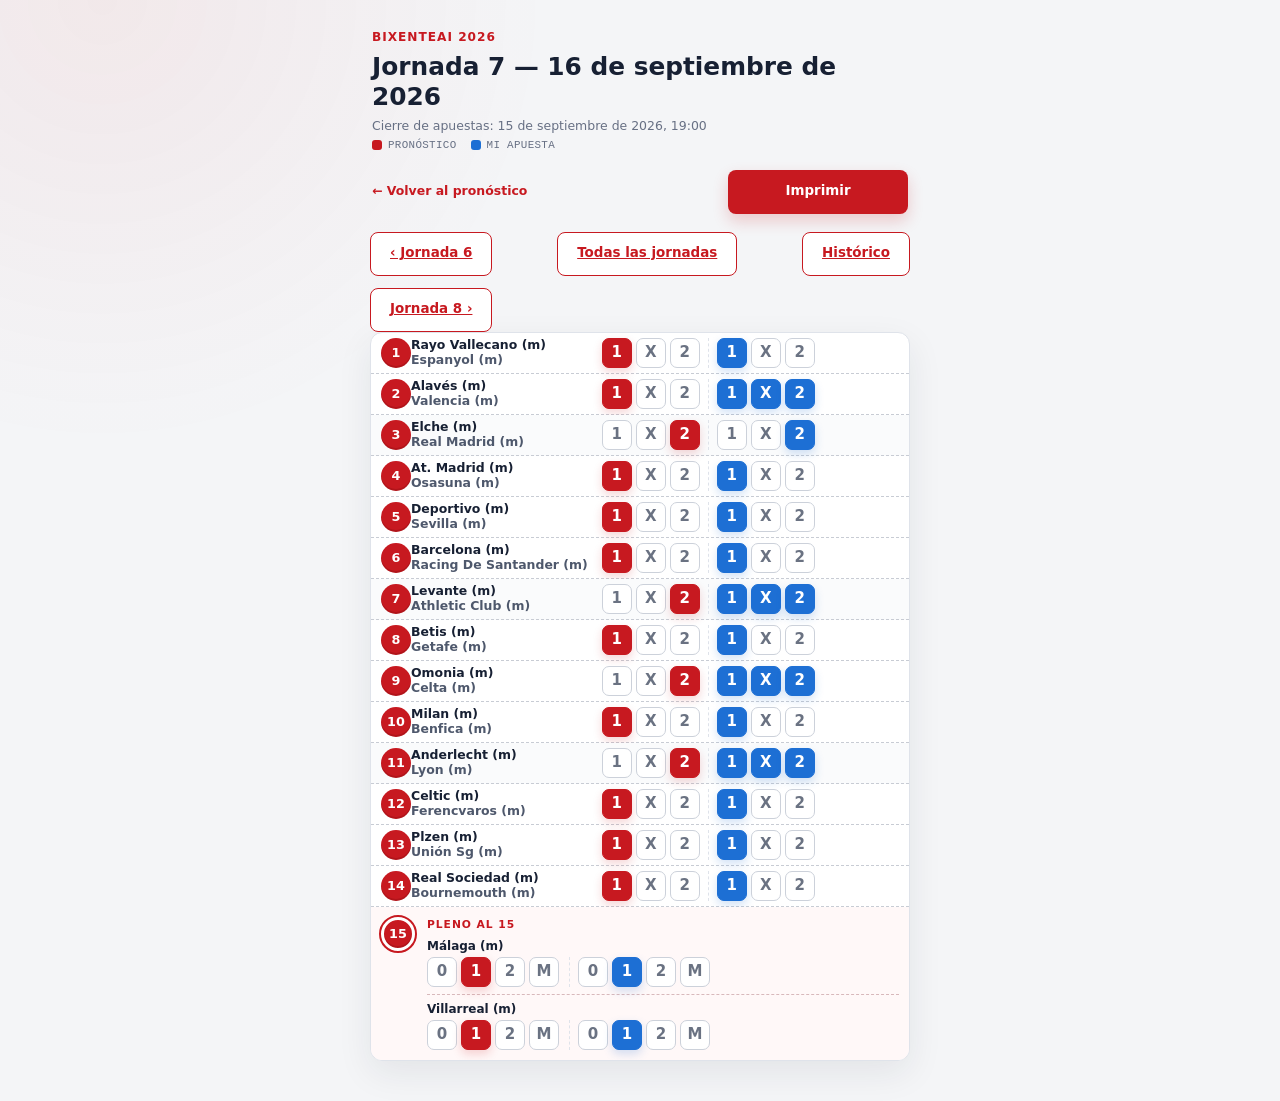
<file: jornada-2026-09-16.html>
<!doctype html>
<html lang="es">
  <head>
    <meta charset="utf-8">
    <meta name="viewport" content="width=device-width, initial-scale=1">
    <meta name="description" content="Boleto compacto de La Quiniela para llevar o imprimir">
    <title>Boleto para llevar · BixenteAI 2026</title>
    <link rel="icon" href="data:,">
    <link rel="stylesheet" href="./styles.css">
  </head>
  <body class="boleto-page">
    <header class="boleto-header">
      <div class="boleto-heading">
        <a class="boleto-brand">BixenteAI 2026</a>
        <h1 id="boletoTitle">Cargando jornada…</h1>
        <p id="boletoClosing" class="boleto-closing" hidden></p>
        <p id="boletoLegend" class="boleto-legend" hidden>
          <span class="boleto-legend-item boleto-legend-model">Pronóstico</span>
          <span class="boleto-legend-item boleto-legend-mine">Mi apuesta</span>
        </p>
      </div>
      <nav class="boleto-actions print-hidden" aria-label="Acciones del boleto">
        <a class="boleto-back-link" aria-hidden="true">← Volver al pronóstico</a>
        <button id="boletoPrintButton" class="button button-primary" type="button">Imprimir</button>
      </nav>
    </header>

    <main class="boleto-sheet">
      <nav class="boleto-actions header-actions print-hidden" aria-label="Navegación entre jornadas">
        <a class="button button-secondary" href="./jornada-2026-09-13.html">‹ Jornada 6</a>
        <a class="button button-secondary" href="./jornadas.html">Todas las jornadas</a>
        <a class="button button-secondary" href="./historico.html">Histórico</a>
        <a class="button button-secondary" href="./jornada-2026-09-20.html">Jornada 8 ›</a>
      </nav>
      <div
        id="boletoStatus"
        class="boleto-status"
        role="status"
        aria-live="polite"
      >
        Cargando el boleto guardado…
      </div>
      <section id="boletoContent" aria-labelledby="boletoTitle" hidden>
        <div id="boletoMatches" class="matches-list boleto-matches" aria-busy="true"></div>
      </section>
    </main>

        <script>
      window.__JORNADA_DATA__ = {"prediccion_json":{"jornada":7,"fecha_sorteo":"2026-09-16","cierre_apuestas":"2026-09-15 19:00:00","partidos":[{"posicion":1,"local":"Rayo Vallecano (m)","visitante":"Espanyol (m)","signos_recomendados":["1"],"es_doble":false,"marcador_real":"2 - 1","signo_real":"1","acertado":true},{"posicion":2,"local":"Alavés (m)","visitante":"Valencia (m)","signos_recomendados":["1"],"es_doble":false,"marcador_real":"0 - 1","signo_real":"2","acertado":false},{"posicion":3,"local":"Elche (m)","visitante":"Real Madrid (m)","signos_recomendados":["2"],"es_doble":false,"marcador_real":"2 - 3","signo_real":"2","acertado":true},{"posicion":4,"local":"At. Madrid (m)","visitante":"Osasuna (m)","signos_recomendados":["1"],"es_doble":false,"marcador_real":"4 - 0","signo_real":"1","acertado":true},{"posicion":5,"local":"Deportivo (m)","visitante":"Sevilla (m)","signos_recomendados":["1"],"es_doble":false,"marcador_real":"0 - 1","signo_real":"2","acertado":false},{"posicion":6,"local":"Barcelona (m)","visitante":"Racing De Santander (m)","signos_recomendados":["1"],"es_doble":false,"marcador_real":"7 - 2","signo_real":"1","acertado":true},{"posicion":7,"local":"Levante (m)","visitante":"Athletic Club (m)","signos_recomendados":["2"],"es_doble":false,"marcador_real":"1 - 0","signo_real":"1","acertado":false},{"posicion":8,"local":"Betis (m)","visitante":"Getafe (m)","signos_recomendados":["1"],"es_doble":false,"marcador_real":"1 - 0","signo_real":"1","acertado":true},{"posicion":9,"local":"Omonia (m)","visitante":"Celta (m)","signos_recomendados":["2"],"es_doble":false,"marcador_real":"1 - 0","signo_real":"1","acertado":false},{"posicion":10,"local":"Milan (m)","visitante":"Benfica (m)","signos_recomendados":["1"],"es_doble":false,"marcador_real":"0 - 2","signo_real":"2","acertado":false},{"posicion":11,"local":"Anderlecht (m)","visitante":"Lyon (m)","signos_recomendados":["2"],"es_doble":false,"marcador_real":"1 - 2","signo_real":"2","acertado":true},{"posicion":12,"local":"Celtic (m)","visitante":"Ferencvaros (m)","signos_recomendados":["1"],"es_doble":false,"marcador_real":"1 - 3","signo_real":"2","acertado":false},{"posicion":13,"local":"Plzen (m)","visitante":"Unión Sg (m)","signos_recomendados":["1"],"es_doble":false,"marcador_real":"0 - 3","signo_real":"2","acertado":false},{"posicion":14,"local":"Real Sociedad (m)","visitante":"Bournemouth (m)","signos_recomendados":["1"],"es_doble":false,"marcador_real":"1 - 2","signo_real":"2","acertado":false},{"posicion":15,"local":"Málaga (m)","visitante":"Villarreal (m)","signos_recomendados":["2"],"es_doble":false,"marcador_real":"1 - 3","signo_real":"2","acertado":false}],"pleno_al_15":{"disponible":true,"marcador":"1-1","nota":"marcador más probable de la matriz Poisson/Dixon-Coles"},"reconciliado_en":"2026-09-18T06:25:55+02:00","resumen_aciertos":{"aciertos":6,"total":14,"porcentaje_aciertos":42.857142857142854,"pleno_al_15":{"prediccion":"1-1","resultado":"1-3","acertado":false}}}};
      window.__MI_APUESTA__ = {"partidos":[{"posicion":1,"signos":["1"]},{"posicion":2,"signos":["1","X","2"]},{"posicion":3,"signos":["2"]},{"posicion":4,"signos":["1"]},{"posicion":5,"signos":["1"]},{"posicion":6,"signos":["1"]},{"posicion":7,"signos":["1","X","2"]},{"posicion":8,"signos":["1"]},{"posicion":9,"signos":["1","X","2"]},{"posicion":10,"signos":["1"]},{"posicion":11,"signos":["1","X","2"]},{"posicion":12,"signos":["1"]},{"posicion":13,"signos":["1"]},{"posicion":14,"signos":["1"]}],"pleno15_marcador":"1-1"};
    </script>
    <script src="./boleto-movil.js" defer></script>
  </body>
</html>
</file>
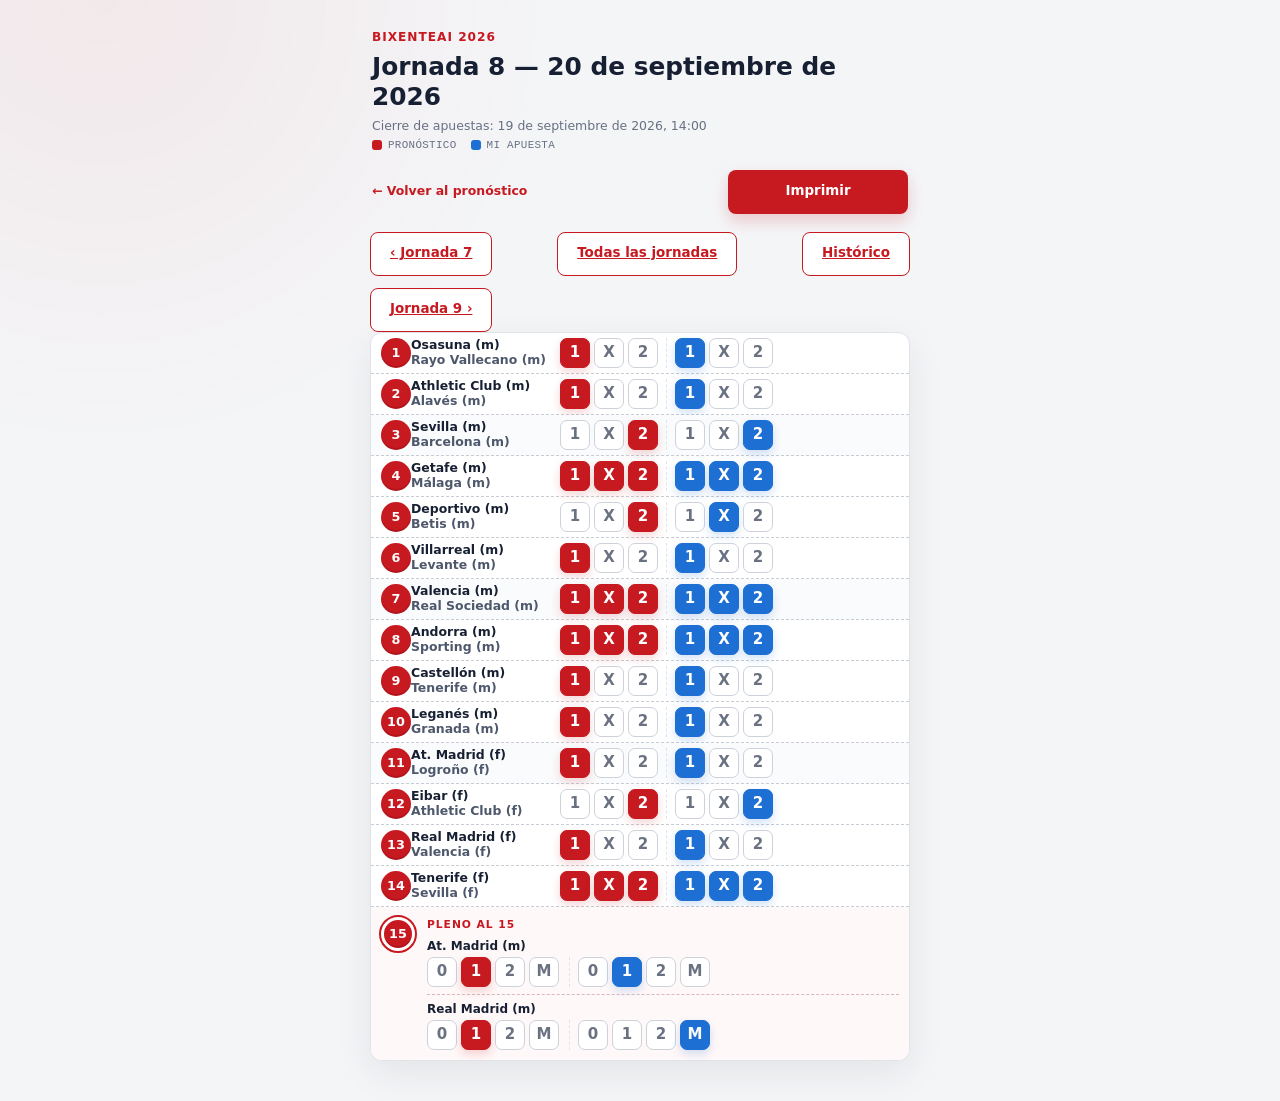
<file: jornada-2026-09-20.html>
<!doctype html>
<html lang="es">
  <head>
    <meta charset="utf-8">
    <meta name="viewport" content="width=device-width, initial-scale=1">
    <meta name="description" content="Boleto compacto de La Quiniela para llevar o imprimir">
    <title>Boleto para llevar · BixenteAI 2026</title>
    <link rel="icon" href="data:,">
    <link rel="stylesheet" href="./styles.css">
  </head>
  <body class="boleto-page">
    <header class="boleto-header">
      <div class="boleto-heading">
        <a class="boleto-brand">BixenteAI 2026</a>
        <h1 id="boletoTitle">Cargando jornada…</h1>
        <p id="boletoClosing" class="boleto-closing" hidden></p>
        <p id="boletoLegend" class="boleto-legend" hidden>
          <span class="boleto-legend-item boleto-legend-model">Pronóstico</span>
          <span class="boleto-legend-item boleto-legend-mine">Mi apuesta</span>
        </p>
      </div>
      <nav class="boleto-actions print-hidden" aria-label="Acciones del boleto">
        <a class="boleto-back-link" aria-hidden="true">← Volver al pronóstico</a>
        <button id="boletoPrintButton" class="button button-primary" type="button">Imprimir</button>
      </nav>
    </header>

    <main class="boleto-sheet">
      <nav class="boleto-actions header-actions print-hidden" aria-label="Navegación entre jornadas">
        <a class="button button-secondary" href="./jornada-2026-09-16.html">‹ Jornada 7</a>
        <a class="button button-secondary" href="./jornadas.html">Todas las jornadas</a>
        <a class="button button-secondary" href="./historico.html">Histórico</a>
        <a class="button button-secondary" href="./jornada-2026-09-27.html">Jornada 9 ›</a>
      </nav>
      <div
        id="boletoStatus"
        class="boleto-status"
        role="status"
        aria-live="polite"
      >
        Cargando el boleto guardado…
      </div>
      <section id="boletoContent" aria-labelledby="boletoTitle" hidden>
        <div id="boletoMatches" class="matches-list boleto-matches" aria-busy="true"></div>
      </section>
    </main>

        <script>
      window.__JORNADA_DATA__ = {"prediccion_json":{"jornada":8,"fecha_sorteo":"2026-09-20","cierre_apuestas":"2026-09-19 14:00:00","partidos":[{"posicion":1,"local":"Osasuna (m)","visitante":"Rayo Vallecano (m)","signos_recomendados":["1"],"es_doble":false,"marcador_real":"1 - 1","signo_real":"X","acertado":false},{"posicion":2,"local":"Athletic Club (m)","visitante":"Alavés (m)","signos_recomendados":["1"],"es_doble":false,"marcador_real":"0 - 0","signo_real":"X","acertado":false},{"posicion":3,"local":"Sevilla (m)","visitante":"Barcelona (m)","signos_recomendados":["2"],"es_doble":false,"marcador_real":"1 - 3","signo_real":"2","acertado":true},{"posicion":4,"local":"Getafe (m)","visitante":"Málaga (m)","signos_recomendados":["1","2","X"],"es_doble":false,"marcador_real":"1 - 0","signo_real":"1","acertado":true},{"posicion":5,"local":"Deportivo (m)","visitante":"Betis (m)","signos_recomendados":["2"],"es_doble":false,"marcador_real":"1 - 1","signo_real":"X","acertado":false},{"posicion":6,"local":"Villarreal (m)","visitante":"Levante (m)","signos_recomendados":["1"],"es_doble":false,"marcador_real":"3 - 1","signo_real":"1","acertado":true},{"posicion":7,"local":"Valencia (m)","visitante":"Real Sociedad (m)","signos_recomendados":["1","2","X"],"es_doble":false,"marcador_real":"2 - 3","signo_real":"2","acertado":true},{"posicion":8,"local":"Andorra (m)","visitante":"Sporting (m)","signos_recomendados":["1","2","X"],"es_doble":false,"marcador_real":"1 - 3","signo_real":"2","acertado":true},{"posicion":9,"local":"Castellón (m)","visitante":"Tenerife (m)","signos_recomendados":["1"],"es_doble":false,"marcador_real":"5 - 0","signo_real":"1","acertado":true},{"posicion":10,"local":"Leganés (m)","visitante":"Granada (m)","signos_recomendados":["1"],"es_doble":false,"marcador_real":"3 - 2","signo_real":"1","acertado":true},{"posicion":11,"local":"At. Madrid (f)","visitante":"Logroño (f)","signos_recomendados":["1"],"es_doble":false,"marcador_real":"1 - 0","signo_real":"1","acertado":true},{"posicion":12,"local":"Eibar (f)","visitante":"Athletic Club (f)","signos_recomendados":["2"],"es_doble":false,"marcador_real":"1 - 0","signo_real":"1","acertado":false},{"posicion":13,"local":"Real Madrid (f)","visitante":"Valencia (f)","signos_recomendados":["1"],"es_doble":false,"marcador_real":"3 - 1","signo_real":"1","acertado":true},{"posicion":14,"local":"Tenerife (f)","visitante":"Sevilla (f)","signos_recomendados":["1","X","2"],"es_doble":false,"marcador_real":"1 - 3","signo_real":"2","acertado":true},{"posicion":15,"local":"At. Madrid (m)","visitante":"Real Madrid (m)","signos_recomendados":["1"],"es_doble":false,"marcador_real":"2 - 1","signo_real":"1","acertado":false}],"pleno_al_15":{"disponible":true,"marcador":"1-1","nota":"marcador más probable de la matriz Poisson/Dixon-Coles"},"reconciliado_en":"2026-09-21T06:29:25+02:00","resumen_aciertos":{"aciertos":10,"total":14,"porcentaje_aciertos":71.42857142857143,"pleno_al_15":{"prediccion":"1-1","resultado":"2-1","acertado":false}}}};
      window.__MI_APUESTA__ = {"partidos":[{"posicion":1,"signos":["1"]},{"posicion":2,"signos":["1"]},{"posicion":3,"signos":["2"]},{"posicion":4,"signos":["1","X","2"]},{"posicion":5,"signos":["X"]},{"posicion":6,"signos":["1"]},{"posicion":7,"signos":["1","X","2"]},{"posicion":8,"signos":["1","X","2"]},{"posicion":9,"signos":["1"]},{"posicion":10,"signos":["1"]},{"posicion":11,"signos":["1"]},{"posicion":12,"signos":["2"]},{"posicion":13,"signos":["1"]},{"posicion":14,"signos":["1","X","2"]}],"pleno15_marcador":"1-M"};
    </script>
    <script src="./boleto-movil.js" defer></script>
  </body>
</html>
</file>
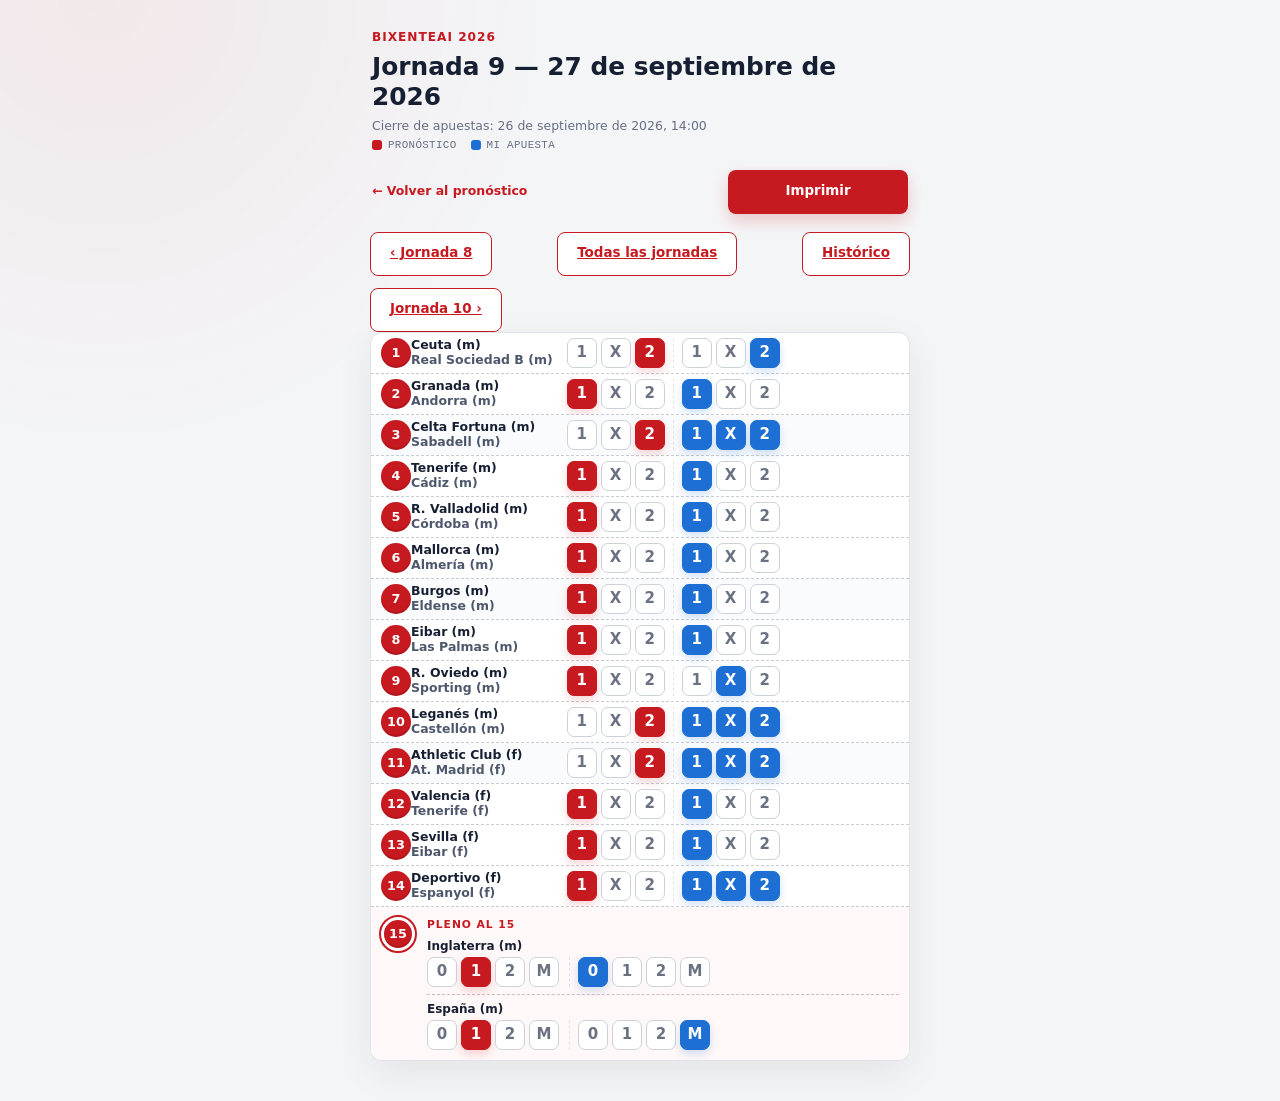
<file: jornada-2026-09-27.html>
<!doctype html>
<html lang="es">
  <head>
    <meta charset="utf-8">
    <meta name="viewport" content="width=device-width, initial-scale=1">
    <meta name="description" content="Boleto compacto de La Quiniela para llevar o imprimir">
    <title>Boleto para llevar · BixenteAI 2026</title>
    <link rel="icon" href="data:,">
    <link rel="stylesheet" href="./styles.css">
  </head>
  <body class="boleto-page">
    <header class="boleto-header">
      <div class="boleto-heading">
        <a class="boleto-brand">BixenteAI 2026</a>
        <h1 id="boletoTitle">Cargando jornada…</h1>
        <p id="boletoClosing" class="boleto-closing" hidden></p>
        <p id="boletoLegend" class="boleto-legend" hidden>
          <span class="boleto-legend-item boleto-legend-model">Pronóstico</span>
          <span class="boleto-legend-item boleto-legend-mine">Mi apuesta</span>
        </p>
      </div>
      <nav class="boleto-actions print-hidden" aria-label="Acciones del boleto">
        <a class="boleto-back-link" aria-hidden="true">← Volver al pronóstico</a>
        <button id="boletoPrintButton" class="button button-primary" type="button">Imprimir</button>
      </nav>
    </header>

    <main class="boleto-sheet">
      <nav class="boleto-actions header-actions print-hidden" aria-label="Navegación entre jornadas">
        <a class="button button-secondary" href="./jornada-2026-09-20.html">‹ Jornada 8</a>
        <a class="button button-secondary" href="./jornadas.html">Todas las jornadas</a>
        <a class="button button-secondary" href="./historico.html">Histórico</a>
        <a class="button button-secondary" href="./jornada-2026-09-30.html">Jornada 10 ›</a>
      </nav>
      <div
        id="boletoStatus"
        class="boleto-status"
        role="status"
        aria-live="polite"
      >
        Cargando el boleto guardado…
      </div>
      <section id="boletoContent" aria-labelledby="boletoTitle" hidden>
        <div id="boletoMatches" class="matches-list boleto-matches" aria-busy="true"></div>
      </section>
    </main>

        <script>
      window.__JORNADA_DATA__ = {"prediccion_json":{"jornada":9,"fecha_sorteo":"2026-09-27","cierre_apuestas":"2026-09-26 14:00:00","partidos":[{"posicion":1,"local":"Ceuta (m)","visitante":"Real Sociedad B (m)","signos_recomendados":["2"],"es_doble":false,"marcador_real":"3 - 1","signo_real":"1","acertado":false},{"posicion":2,"local":"Granada (m)","visitante":"Andorra (m)","signos_recomendados":["1"],"es_doble":false,"marcador_real":"2 - 3","signo_real":"2","acertado":false},{"posicion":3,"local":"Celta Fortuna (m)","visitante":"Sabadell (m)","signos_recomendados":["2"],"es_doble":false,"marcador_real":"1 - 1","signo_real":"X","acertado":false},{"posicion":4,"local":"Tenerife (m)","visitante":"Cádiz (m)","signos_recomendados":["1"],"es_doble":false,"marcador_real":"1 - 1","signo_real":"X","acertado":false},{"posicion":5,"local":"R. Valladolid (m)","visitante":"Córdoba (m)","signos_recomendados":["1"],"es_doble":false,"marcador_real":"3 - 1","signo_real":"1","acertado":true},{"posicion":6,"local":"Mallorca (m)","visitante":"Almería (m)","signos_recomendados":["1"],"es_doble":false,"marcador_real":"0 - 1","signo_real":"2","acertado":false},{"posicion":7,"local":"Burgos (m)","visitante":"Eldense (m)","signos_recomendados":["1"],"es_doble":false,"marcador_real":"1 - 0","signo_real":"1","acertado":true},{"posicion":8,"local":"Eibar (m)","visitante":"Las Palmas (m)","signos_recomendados":["1"],"es_doble":false,"marcador_real":"3 - 2","signo_real":"1","acertado":true},{"posicion":9,"local":"R. Oviedo (m)","visitante":"Sporting (m)","signos_recomendados":["1"],"es_doble":false,"marcador_real":"2 - 0","signo_real":"1","acertado":true},{"posicion":10,"local":"Leganés (m)","visitante":"Castellón (m)","signos_recomendados":["2"],"es_doble":false,"marcador_real":"0 - 2","signo_real":"2","acertado":true},{"posicion":11,"local":"Athletic Club (f)","visitante":"At. Madrid (f)","signos_recomendados":["2"],"es_doble":false,"marcador_real":"3 - 2","signo_real":"1","acertado":false},{"posicion":12,"local":"Valencia (f)","visitante":"Tenerife (f)","signos_recomendados":["1"],"es_doble":false,"marcador_real":"1 - 2","signo_real":"2","acertado":false},{"posicion":13,"local":"Sevilla (f)","visitante":"Eibar (f)","signos_recomendados":["1"],"es_doble":false,"marcador_real":"0 - 1","signo_real":"2","acertado":false},{"posicion":14,"local":"Deportivo (f)","visitante":"Espanyol (f)","signos_recomendados":["1"],"es_doble":false,"marcador_real":"1 - 1","signo_real":"X","acertado":false},{"posicion":15,"local":"Inglaterra (m)","visitante":"España (m)","signos_recomendados":["2"],"es_doble":false,"marcador_real":"2 - 3","signo_real":"2","acertado":false}],"pleno_al_15":{"disponible":true,"marcador":"1-1","nota":"marcador más probable de la matriz Poisson/Dixon-Coles"},"reconciliado_en":"2026-09-29T18:10:08+02:00","resumen_aciertos":{"aciertos":5,"total":14,"porcentaje_aciertos":35.714285714285715,"pleno_al_15":{"prediccion":"1-1","resultado":"2-3","acertado":false}}}};
      window.__MI_APUESTA__ = {"partidos":[{"posicion":1,"signos":["2"]},{"posicion":2,"signos":["1"]},{"posicion":3,"signos":["1","X","2"]},{"posicion":4,"signos":["1"]},{"posicion":5,"signos":["1"]},{"posicion":6,"signos":["1"]},{"posicion":7,"signos":["1"]},{"posicion":8,"signos":["1"]},{"posicion":9,"signos":["X"]},{"posicion":10,"signos":["1","X","2"]},{"posicion":11,"signos":["1","X","2"]},{"posicion":12,"signos":["1"]},{"posicion":13,"signos":["1"]},{"posicion":14,"signos":["1","X","2"]}],"pleno15_marcador":"0-M"};
    </script>
    <script src="./boleto-movil.js" defer></script>
  </body>
</html>
</file>
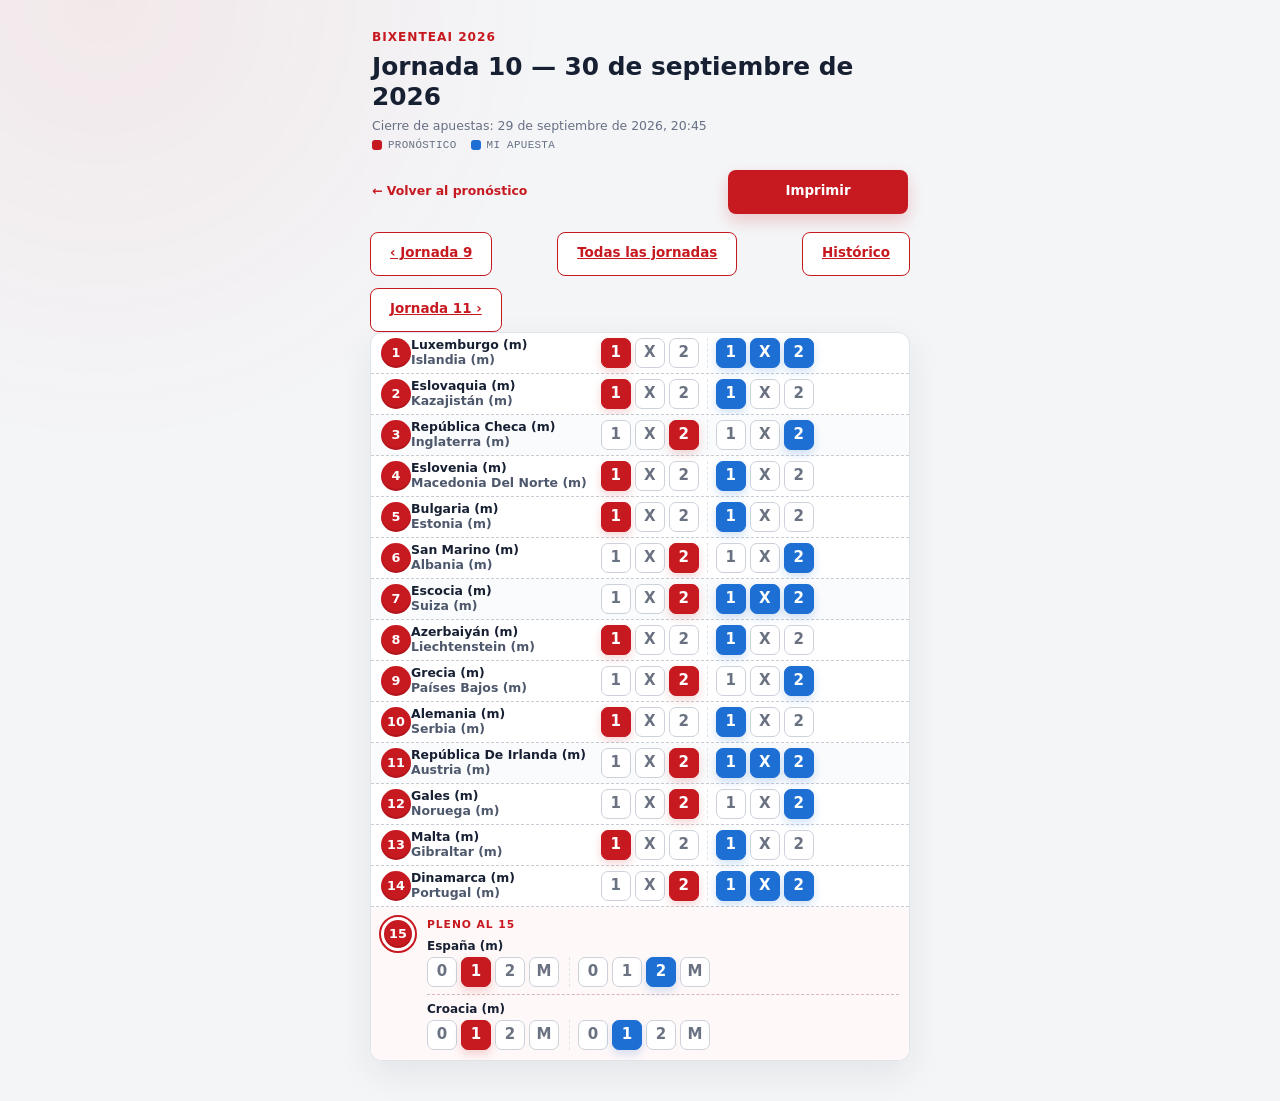
<file: jornada-2026-09-30.html>
<!doctype html>
<html lang="es">
  <head>
    <meta charset="utf-8">
    <meta name="viewport" content="width=device-width, initial-scale=1">
    <meta name="description" content="Boleto compacto de La Quiniela para llevar o imprimir">
    <title>Boleto para llevar · BixenteAI 2026</title>
    <link rel="icon" href="data:,">
    <link rel="stylesheet" href="./styles.css">
  </head>
  <body class="boleto-page">
    <header class="boleto-header">
      <div class="boleto-heading">
        <a class="boleto-brand">BixenteAI 2026</a>
        <h1 id="boletoTitle">Cargando jornada…</h1>
        <p id="boletoClosing" class="boleto-closing" hidden></p>
        <p id="boletoLegend" class="boleto-legend" hidden>
          <span class="boleto-legend-item boleto-legend-model">Pronóstico</span>
          <span class="boleto-legend-item boleto-legend-mine">Mi apuesta</span>
        </p>
      </div>
      <nav class="boleto-actions print-hidden" aria-label="Acciones del boleto">
        <a class="boleto-back-link" aria-hidden="true">← Volver al pronóstico</a>
        <button id="boletoPrintButton" class="button button-primary" type="button">Imprimir</button>
      </nav>
    </header>

    <main class="boleto-sheet">
      <nav class="boleto-actions header-actions print-hidden" aria-label="Navegación entre jornadas">
        <a class="button button-secondary" href="./jornada-2026-09-27.html">‹ Jornada 9</a>
        <a class="button button-secondary" href="./jornadas.html">Todas las jornadas</a>
        <a class="button button-secondary" href="./historico.html">Histórico</a>
        <a class="button button-secondary" href="./jornada-2026-10-04.html">Jornada 11 ›</a>
      </nav>
      <div
        id="boletoStatus"
        class="boleto-status"
        role="status"
        aria-live="polite"
      >
        Cargando el boleto guardado…
      </div>
      <section id="boletoContent" aria-labelledby="boletoTitle" hidden>
        <div id="boletoMatches" class="matches-list boleto-matches" aria-busy="true"></div>
      </section>
    </main>

        <script>
      window.__JORNADA_DATA__ = {"prediccion_json":{"jornada":10,"fecha_sorteo":"2026-09-30","cierre_apuestas":"2026-09-29 20:45:00","partidos":[{"posicion":1,"local":"Luxemburgo (m)","visitante":"Islandia (m)","signos_recomendados":["1"],"es_doble":false,"marcador_real":"0 - 3","signo_real":"2","acertado":false},{"posicion":2,"local":"Eslovaquia (m)","visitante":"Kazajistán (m)","signos_recomendados":["1"],"es_doble":false,"marcador_real":"2 - 1","signo_real":"1","acertado":true},{"posicion":3,"local":"República Checa (m)","visitante":"Inglaterra (m)","signos_recomendados":["2"],"es_doble":false,"marcador_real":"0 - 2","signo_real":"2","acertado":true},{"posicion":4,"local":"Eslovenia (m)","visitante":"Macedonia Del Norte (m)","signos_recomendados":["1"],"es_doble":false,"marcador_real":"2 - 0","signo_real":"1","acertado":true},{"posicion":5,"local":"Bulgaria (m)","visitante":"Estonia (m)","signos_recomendados":["1"],"es_doble":false,"marcador_real":"0 - 0","signo_real":"X","acertado":false},{"posicion":6,"local":"San Marino (m)","visitante":"Albania (m)","signos_recomendados":["2"],"es_doble":false,"marcador_real":"0 - 3","signo_real":"2","acertado":true},{"posicion":7,"local":"Escocia (m)","visitante":"Suiza (m)","signos_recomendados":["2"],"es_doble":false,"marcador_real":"0 - 3","signo_real":"2","acertado":true},{"posicion":8,"local":"Azerbaiyán (m)","visitante":"Liechtenstein (m)","signos_recomendados":["1"],"es_doble":false,"marcador_real":"0 - 0","signo_real":"X","acertado":false},{"posicion":9,"local":"Grecia (m)","visitante":"Países Bajos (m)","signos_recomendados":["2"],"es_doble":false,"marcador_real":"2 - 2","signo_real":"X","acertado":false},{"posicion":10,"local":"Alemania (m)","visitante":"Serbia (m)","signos_recomendados":["1"],"es_doble":false,"marcador_real":"2 - 0","signo_real":"1","acertado":true},{"posicion":11,"local":"República De Irlanda (m)","visitante":"Austria (m)","signos_recomendados":["2"],"es_doble":false,"marcador_real":"2 - 2","signo_real":"X","acertado":false},{"posicion":12,"local":"Gales (m)","visitante":"Noruega (m)","signos_recomendados":["2"],"es_doble":false,"marcador_real":"2 - 1","signo_real":"1","acertado":false},{"posicion":13,"local":"Malta (m)","visitante":"Gibraltar (m)","signos_recomendados":["1"],"es_doble":false,"marcador_real":"1 - 1","signo_real":"X","acertado":false},{"posicion":14,"local":"Dinamarca (m)","visitante":"Portugal (m)","signos_recomendados":["2"],"es_doble":false,"marcador_real":"2 - 4","signo_real":"2","acertado":true},{"posicion":15,"local":"España (m)","visitante":"Croacia (m)","signos_recomendados":["1"],"es_doble":false,"marcador_real":"4 - 1","signo_real":"1","acertado":false}],"pleno_al_15":{"disponible":true,"marcador":"1-1","nota":"marcador más probable de la matriz Poisson/Dixon-Coles"},"reconciliado_en":"2026-10-02T06:36:04+02:00","resumen_aciertos":{"aciertos":7,"total":14,"porcentaje_aciertos":50.0,"pleno_al_15":{"prediccion":"1-1","resultado":"4-1","acertado":false}}}};
      window.__MI_APUESTA__ = {"partidos":[{"posicion":1,"signos":["1","X","2"]},{"posicion":2,"signos":["1"]},{"posicion":3,"signos":["2"]},{"posicion":4,"signos":["1"]},{"posicion":5,"signos":["1"]},{"posicion":6,"signos":["2"]},{"posicion":7,"signos":["1","X","2"]},{"posicion":8,"signos":["1"]},{"posicion":9,"signos":["2"]},{"posicion":10,"signos":["1"]},{"posicion":11,"signos":["1","X","2"]},{"posicion":12,"signos":["2"]},{"posicion":13,"signos":["1"]},{"posicion":14,"signos":["1","X","2"]}],"pleno15_marcador":"2-1"};
    </script>
    <script src="./boleto-movil.js" defer></script>
  </body>
</html>
</file>
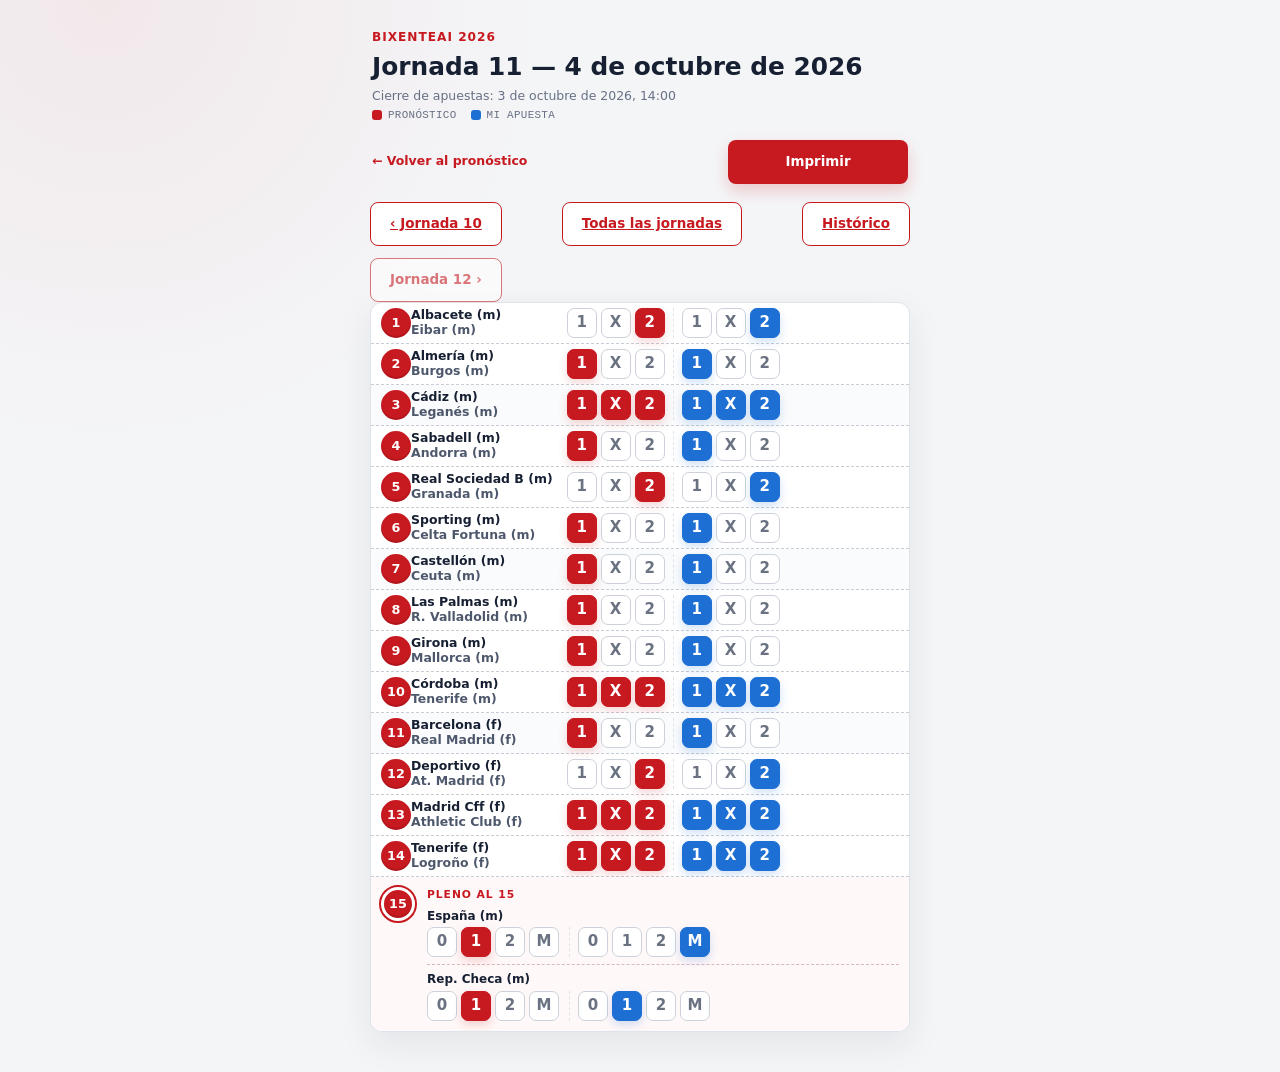
<file: jornada-2026-10-04.html>
<!doctype html>
<html lang="es">
  <head>
    <meta charset="utf-8">
    <meta name="viewport" content="width=device-width, initial-scale=1">
    <meta name="description" content="Boleto compacto de La Quiniela para llevar o imprimir">
    <title>Boleto para llevar · BixenteAI 2026</title>
    <link rel="icon" href="data:,">
    <link rel="stylesheet" href="./styles.css">
  </head>
  <body class="boleto-page">
    <header class="boleto-header">
      <div class="boleto-heading">
        <a class="boleto-brand">BixenteAI 2026</a>
        <h1 id="boletoTitle">Cargando jornada…</h1>
        <p id="boletoClosing" class="boleto-closing" hidden></p>
        <p id="boletoLegend" class="boleto-legend" hidden>
          <span class="boleto-legend-item boleto-legend-model">Pronóstico</span>
          <span class="boleto-legend-item boleto-legend-mine">Mi apuesta</span>
        </p>
      </div>
      <nav class="boleto-actions print-hidden" aria-label="Acciones del boleto">
        <a class="boleto-back-link" aria-hidden="true">← Volver al pronóstico</a>
        <button id="boletoPrintButton" class="button button-primary" type="button">Imprimir</button>
      </nav>
    </header>

    <main class="boleto-sheet">
      <nav class="boleto-actions header-actions print-hidden" aria-label="Navegación entre jornadas">
        <a class="button button-secondary" href="./jornada-2026-09-30.html">‹ Jornada 10</a>
        <a class="button button-secondary" href="./jornadas.html">Todas las jornadas</a>
        <a class="button button-secondary" href="./historico.html">Histórico</a>
        <button class="button button-secondary" type="button" disabled>Jornada 12 ›</button>
      </nav>
      <div
        id="boletoStatus"
        class="boleto-status"
        role="status"
        aria-live="polite"
      >
        Cargando el boleto guardado…
      </div>
      <section id="boletoContent" aria-labelledby="boletoTitle" hidden>
        <div id="boletoMatches" class="matches-list boleto-matches" aria-busy="true"></div>
      </section>
    </main>

        <script>
      window.__JORNADA_DATA__ = {"prediccion_json":{"jornada":11,"fecha_sorteo":"2026-10-04","cierre_apuestas":"2026-10-03 14:00:00","partidos":[{"posicion":1,"local":"Albacete (m)","visitante":"Eibar (m)","signos_recomendados":["2"],"es_doble":false},{"posicion":2,"local":"Almería (m)","visitante":"Burgos (m)","signos_recomendados":["1"],"es_doble":false},{"posicion":3,"local":"Cádiz (m)","visitante":"Leganés (m)","signos_recomendados":["2","1","X"],"es_doble":false},{"posicion":4,"local":"Sabadell (m)","visitante":"Andorra (m)","signos_recomendados":["1"],"es_doble":false},{"posicion":5,"local":"Real Sociedad B (m)","visitante":"Granada (m)","signos_recomendados":["2"],"es_doble":false},{"posicion":6,"local":"Sporting (m)","visitante":"Celta Fortuna (m)","signos_recomendados":["1"],"es_doble":false},{"posicion":7,"local":"Castellón (m)","visitante":"Ceuta (m)","signos_recomendados":["1"],"es_doble":false},{"posicion":8,"local":"Las Palmas (m)","visitante":"R. Valladolid (m)","signos_recomendados":["1"],"es_doble":false},{"posicion":9,"local":"Girona (m)","visitante":"Mallorca (m)","signos_recomendados":["1"],"es_doble":false},{"posicion":10,"local":"Córdoba (m)","visitante":"Tenerife (m)","signos_recomendados":["1","2","X"],"es_doble":false},{"posicion":11,"local":"Barcelona (f)","visitante":"Real Madrid (f)","signos_recomendados":["1"],"es_doble":false},{"posicion":12,"local":"Deportivo (f)","visitante":"At. Madrid (f)","signos_recomendados":["2"],"es_doble":false},{"posicion":13,"local":"Madrid Cff (f)","visitante":"Athletic Club (f)","signos_recomendados":["1","2","X"],"es_doble":false},{"posicion":14,"local":"Tenerife (f)","visitante":"Logroño (f)","signos_recomendados":["1","2","X"],"es_doble":false},{"posicion":15,"local":"España (m)","visitante":"Rep. Checa (m)","signos_recomendados":["1"],"es_doble":false}],"pleno_al_15":{"disponible":true,"marcador":"1-1","nota":"marcador más probable de la matriz Poisson/Dixon-Coles"}}};
      window.__MI_APUESTA__ = {"partidos":[{"posicion":1,"signos":["2"]},{"posicion":2,"signos":["1"]},{"posicion":3,"signos":["1","X","2"]},{"posicion":4,"signos":["1"]},{"posicion":5,"signos":["2"]},{"posicion":6,"signos":["1"]},{"posicion":7,"signos":["1"]},{"posicion":8,"signos":["1"]},{"posicion":9,"signos":["1"]},{"posicion":10,"signos":["1","X","2"]},{"posicion":11,"signos":["1"]},{"posicion":12,"signos":["2"]},{"posicion":13,"signos":["1","X","2"]},{"posicion":14,"signos":["1","X","2"]}],"pleno15_marcador":"M-1"};
    </script>
    <script src="./boleto-movil.js" defer></script>
  </body>
</html>
</file>
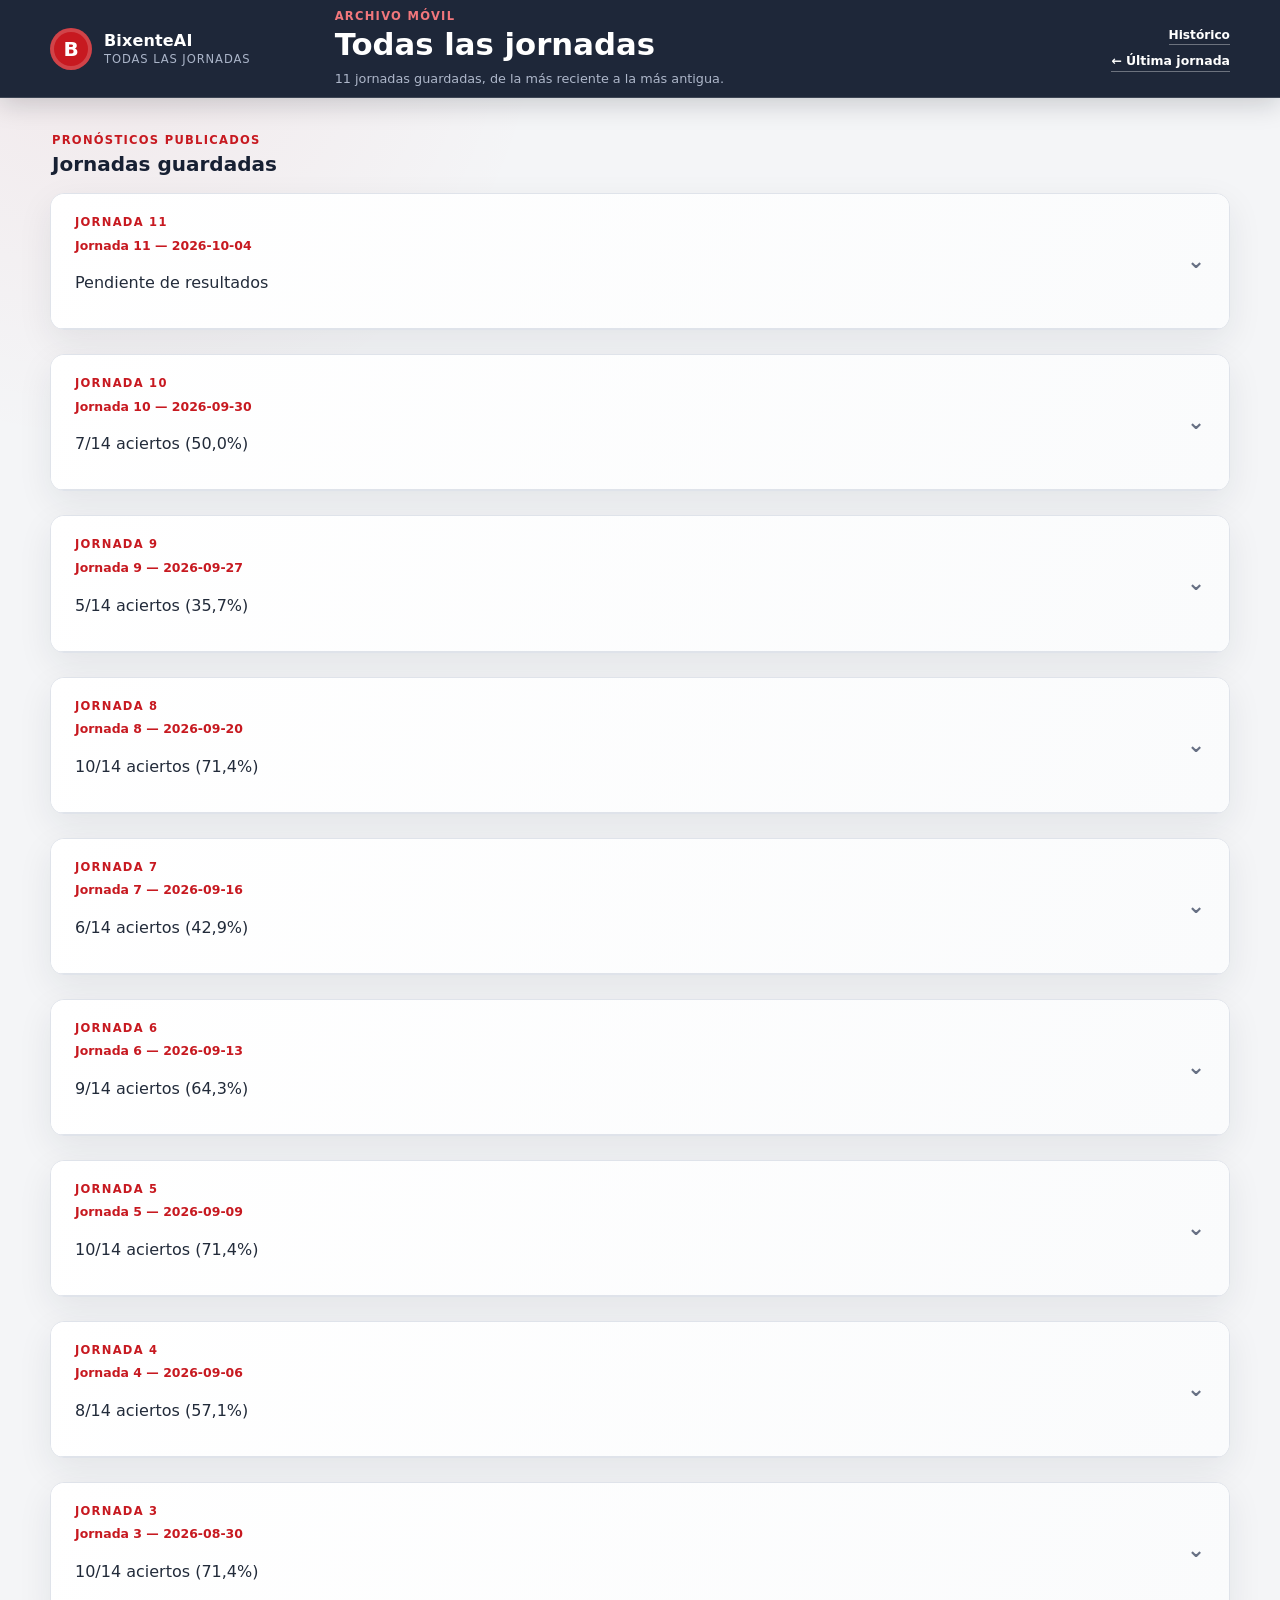
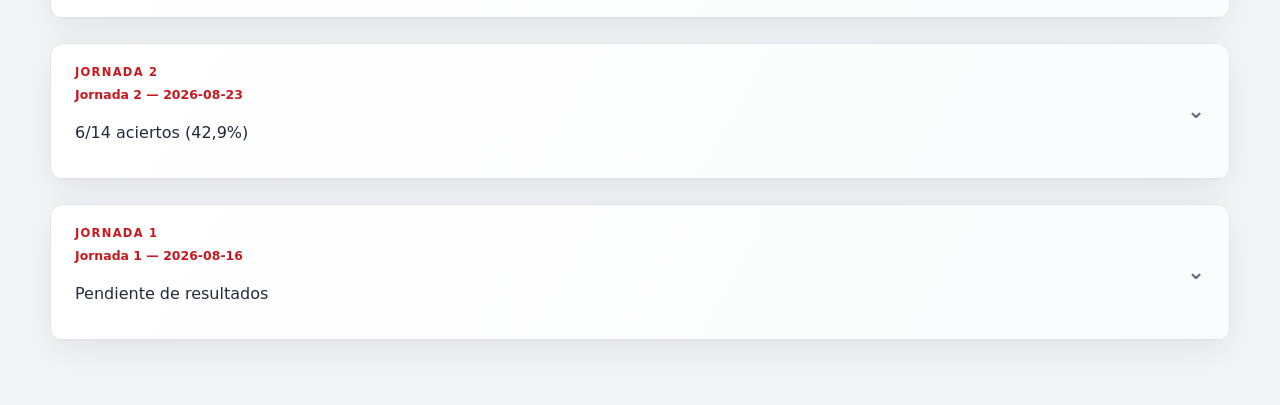
<file: jornadas.html>
<!doctype html>
<html lang="es">
  <head>
    <meta charset="utf-8">
    <meta name="viewport" content="width=device-width, initial-scale=1">
    <meta name="description" content="Todas las jornadas guardadas de La Quiniela">
    <title>Todas las jornadas · BixenteAI 2026</title>
    <link rel="icon" href="data:,">
    <link rel="stylesheet" href="./styles.css">
  </head>
  <body>
    <header class="app-header detail-header">
      <div class="header-inner detail-header-inner history-header-inner">
        <a class="brand" href="./index.html" aria-label="BixenteAI 2026, última jornada">
          <span class="brand-mark" aria-hidden="true">B</span>
          <span><strong>BixenteAI</strong><small>Todas las jornadas</small></span>
        </a>
        <div class="draw-summary">
          <p class="eyebrow">Archivo móvil</p>
          <div class="draw-title-line"><h1>Todas las jornadas</h1></div>
          <p class="jornada-summary">11 jornadas guardadas, de la más reciente a la más antigua.</p>
        </div>
        <nav class="header-nav history-back-nav print-hidden" aria-label="Navegación principal">
          <a class="header-link" href="./historico.html">Histórico</a>
          <a class="back-link" href="./index.html">← Última jornada</a>
        </nav>
      </div>
    </header>
    <main class="page-shell season-history-shell">
      <section class="season-journeys-section" aria-labelledby="journeysTitle">
        <div class="season-section-heading">
          <p class="eyebrow">Pronósticos publicados</p>
          <h2 id="journeysTitle">Jornadas guardadas</h2>
        </div>
        <div class="season-journeys">
        <article class="season-journey-card">
          <header class="season-journey-heading">
            <p class="eyebrow">Jornada 11</p>
            <h3><a class="boleto-empty-link" href="./jornada-2026-10-04.html">Jornada 11 — 2026-10-04</a></h3>
            <p class="season-journey-mine">Pendiente de resultados</p>
          </header>
        </article>
        <article class="season-journey-card">
          <header class="season-journey-heading">
            <p class="eyebrow">Jornada 10</p>
            <h3><a class="boleto-empty-link" href="./jornada-2026-09-30.html">Jornada 10 — 2026-09-30</a></h3>
            <p class="season-journey-mine">7/14 aciertos (50,0%)</p>
          </header>
        </article>
        <article class="season-journey-card">
          <header class="season-journey-heading">
            <p class="eyebrow">Jornada 9</p>
            <h3><a class="boleto-empty-link" href="./jornada-2026-09-27.html">Jornada 9 — 2026-09-27</a></h3>
            <p class="season-journey-mine">5/14 aciertos (35,7%)</p>
          </header>
        </article>
        <article class="season-journey-card">
          <header class="season-journey-heading">
            <p class="eyebrow">Jornada 8</p>
            <h3><a class="boleto-empty-link" href="./jornada-2026-09-20.html">Jornada 8 — 2026-09-20</a></h3>
            <p class="season-journey-mine">10/14 aciertos (71,4%)</p>
          </header>
        </article>
        <article class="season-journey-card">
          <header class="season-journey-heading">
            <p class="eyebrow">Jornada 7</p>
            <h3><a class="boleto-empty-link" href="./jornada-2026-09-16.html">Jornada 7 — 2026-09-16</a></h3>
            <p class="season-journey-mine">6/14 aciertos (42,9%)</p>
          </header>
        </article>
        <article class="season-journey-card">
          <header class="season-journey-heading">
            <p class="eyebrow">Jornada 6</p>
            <h3><a class="boleto-empty-link" href="./jornada-2026-09-13.html">Jornada 6 — 2026-09-13</a></h3>
            <p class="season-journey-mine">9/14 aciertos (64,3%)</p>
          </header>
        </article>
        <article class="season-journey-card">
          <header class="season-journey-heading">
            <p class="eyebrow">Jornada 5</p>
            <h3><a class="boleto-empty-link" href="./jornada-2026-09-09.html">Jornada 5 — 2026-09-09</a></h3>
            <p class="season-journey-mine">10/14 aciertos (71,4%)</p>
          </header>
        </article>
        <article class="season-journey-card">
          <header class="season-journey-heading">
            <p class="eyebrow">Jornada 4</p>
            <h3><a class="boleto-empty-link" href="./jornada-2026-09-06.html">Jornada 4 — 2026-09-06</a></h3>
            <p class="season-journey-mine">8/14 aciertos (57,1%)</p>
          </header>
        </article>
        <article class="season-journey-card">
          <header class="season-journey-heading">
            <p class="eyebrow">Jornada 3</p>
            <h3><a class="boleto-empty-link" href="./jornada-2026-08-30.html">Jornada 3 — 2026-08-30</a></h3>
            <p class="season-journey-mine">10/14 aciertos (71,4%)</p>
          </header>
        </article>
        <article class="season-journey-card">
          <header class="season-journey-heading">
            <p class="eyebrow">Jornada 2</p>
            <h3><a class="boleto-empty-link" href="./jornada-2026-08-23.html">Jornada 2 — 2026-08-23</a></h3>
            <p class="season-journey-mine">6/14 aciertos (42,9%)</p>
          </header>
        </article>
        <article class="season-journey-card">
          <header class="season-journey-heading">
            <p class="eyebrow">Jornada 1</p>
            <h3><a class="boleto-empty-link" href="./jornada-2026-08-16.html">Jornada 1 — 2026-08-16</a></h3>
            <p class="season-journey-mine">Pendiente de resultados</p>
          </header>
        </article>
        </div>
      </section>
    </main>
  </body>
</html>
</file>
<file: styles.css>
:root {
  color-scheme: light;
  interpolate-size: allow-keywords;
  --red: #c71920;
  --red-dark: #981219;
  --red-soft: #fff0f0;
  --blue: #1d6fd4;
  --blue-soft: #e8f1fd;
  --navy: #172033;
  --ink: #222b3a;
  --muted: #677084;
  --line: #dfe3ea;
  --surface: #ffffff;
  --canvas: #f4f5f7;
  --amber: #d88b06;
  --amber-soft: #fff6dd;
  --green: #147a4a;
  --green-soft: #eaf7f0;
  --shadow: 0 12px 35px rgb(23 32 51 / 8%);
}

* {
  box-sizing: border-box;
}

html {
  min-width: 320px;
  background: var(--canvas);
}

body {
  margin: 0;
  color: var(--ink);
  background:
    radial-gradient(circle at 8% 0%, rgb(199 25 32 / 6%), transparent 28rem),
    var(--canvas);
  font-family: Inter, ui-sans-serif, system-ui, -apple-system, BlinkMacSystemFont, "Segoe UI", sans-serif;
  line-height: 1.5;
}

button,
input {
  font: inherit;
}

button {
  color: inherit;
}

.glossary-term {
  border-radius: 3px;
  background: linear-gradient(to top, rgb(199 25 32 / 9%) 38%, transparent 38%);
  cursor: help;
  text-decoration-line: underline;
  text-decoration-style: dotted;
  text-decoration-color: var(--red);
  text-decoration-thickness: 1.5px;
  text-underline-offset: 0.18em;
}

.glossary-term:hover,
.glossary-term.is-open {
  background-color: rgb(199 25 32 / 11%);
}

.glossary-term:focus-visible {
  outline: 2px solid var(--red);
  outline-offset: 3px;
}

svg .glossary-term {
  text-decoration: underline dotted var(--red);
  text-underline-offset: 3px;
}

.glossary-popover {
  position: fixed;
  z-index: 1000;
  width: max-content;
  max-width: min(410px, calc(100vw - 24px));
  max-height: calc(100vh - 24px);
  overflow: auto;
  padding: 13px 15px;
  border: 1px solid rgb(255 255 255 / 14%);
  border-radius: 10px;
  color: #fff;
  background: var(--navy);
  box-shadow: 0 12px 32px rgb(10 15 25 / 28%);
  font-size: 0.83rem;
  line-height: 1.5;
  text-wrap: pretty;
}

.glossary-popover[hidden] {
  display: none;
}

.app-header {
  position: sticky;
  z-index: 20;
  top: 0;
  height: auto;
  overflow: clip;
  border-bottom: 1px solid rgb(255 255 255 / 14%);
  color: #fff;
  background: rgb(23 32 51 / 97%);
  box-shadow: 0 6px 25px rgb(10 15 25 / 18%);
  backdrop-filter: blur(14px);
  transition: height 240ms ease;
}

.header-inner {
  display: grid;
  grid-template-columns: minmax(150px, 0.65fr) minmax(300px, 1.5fr) minmax(215px, 0.65fr);
  gap: 20px;
  align-items: center;
  width: min(1180px, calc(100% - 48px));
  min-height: 64px;
  margin: 0 auto;
  padding: 8px 0;
}

.home-header-inner {
  position: relative;
  grid-template-columns: minmax(150px, 0.65fr) minmax(260px, 1.5fr) minmax(320px, 0.85fr) 42px;
  transition: min-height 240ms ease, padding 240ms ease;
}

.header-menu {
  grid-column: 3;
  grid-row: 1;
  min-width: 0;
  opacity: 1;
  justify-self: end;
  transition: opacity 180ms ease, visibility 0s linear;
}

.header-toggle {
  z-index: 2;
  display: grid;
  grid-column: 4;
  grid-row: 1;
  width: 42px;
  height: 42px;
  padding: 0;
  border: 1px solid rgb(255 255 255 / 28%);
  border-radius: 10px;
  color: #fff;
  background: rgb(255 255 255 / 9%);
  cursor: pointer;
  font-size: 1.25rem;
  line-height: 1;
  place-items: center;
  transition: border-color 160ms ease, background-color 160ms ease;
}

.header-toggle:hover {
  border-color: rgb(255 255 255 / 55%);
  background: rgb(255 255 255 / 16%);
}

.header-toggle:focus-visible {
  outline: 3px solid rgb(255 255 255 / 32%);
  outline-offset: 3px;
}

.app-header.header-collapsed {
  height: 60px;
}

.header-collapsed .home-header-inner {
  grid-template-columns: auto minmax(0, 1fr) 42px;
  height: 60px;
  min-height: 60px;
  padding-block: 4px;
}

.header-collapsed .header-menu {
  position: absolute;
  max-width: 0;
  max-height: 0;
  overflow: hidden;
  opacity: 0;
  pointer-events: none;
  visibility: hidden;
  transition: opacity 140ms ease, visibility 0s linear 140ms;
}

.header-collapsed .header-toggle {
  grid-column: 3;
}

.header-collapsed .draw-summary > .eyebrow,
.header-collapsed .draw-summary > .jornada-summary,
.header-collapsed .draw-summary > .new-jornada-notice,
.header-collapsed .draw-title-line h1 {
  display: none;
}

.header-collapsed .draw-title-line {
  gap: 0;
  justify-content: flex-end;
}

.header-collapsed .draw-date:empty {
  display: none;
}

.brand {
  display: inline-flex;
  gap: 12px;
  align-items: center;
  color: inherit;
  text-decoration: none;
}

.brand-mark {
  display: grid;
  width: 42px;
  height: 42px;
  border-radius: 50%;
  place-items: center;
  color: #fff;
  background: var(--red);
  box-shadow: inset 0 0 0 4px rgb(255 255 255 / 18%);
  font-size: 1.25rem;
  font-weight: 850;
}

.brand strong,
.brand small {
  display: block;
}

.brand strong {
  font-size: 1rem;
  letter-spacing: 0.01em;
}

.brand small {
  margin-top: -2px;
  color: #abb5c9;
  font-size: 0.72rem;
  letter-spacing: 0.08em;
  text-transform: uppercase;
}

.eyebrow {
  margin: 0 0 3px;
  color: var(--red);
  font-size: 0.72rem;
  font-weight: 800;
  letter-spacing: 0.11em;
  text-transform: uppercase;
}

.app-header .eyebrow {
  color: #f2777c;
}

.draw-title-line {
  display: flex;
  gap: 13px;
  align-items: baseline;
  flex-wrap: wrap;
}

.draw-title-line h1 {
  margin: 0;
  font-size: clamp(1.45rem, 2.4vw, 2rem);
  line-height: 1.1;
}

.draw-date {
  color: #d4d9e4;
  font-size: 0.92rem;
}

.jornada-summary {
  min-height: 1.25rem;
  margin: 7px 0 0;
  color: #aeb7ca;
  font-size: 0.8rem;
}

/* Informe de análisis de los fallos de producción. */
.production-analysis-content {
  display: grid;
  gap: 24px;
}

.production-state-banner,
.production-analysis-card {
  border: 1px solid var(--line);
  border-radius: 14px;
  background: var(--surface);
  box-shadow: var(--shadow);
}

.production-state-banner {
  --state-color: var(--blue);
  --state-soft: var(--blue-soft);
  overflow: hidden;
  border-top: 5px solid var(--state-color);
  padding: 24px 28px;
  background: linear-gradient(125deg, var(--state-soft), #fff 72%);
}

.production-state-banner.is-pending {
  --state-color: var(--amber);
  --state-soft: var(--amber-soft);
}

.production-state-banner.is-ready {
  --state-color: var(--green);
  --state-soft: var(--green-soft);
}

.production-state-banner h2 {
  margin: 0;
  color: var(--navy);
  font-size: clamp(1.35rem, 3vw, 1.9rem);
  line-height: 1.2;
}

.production-state-message {
  max-width: 820px;
  margin: 8px 0 0;
  color: #4f5970;
  font-size: 0.9rem;
}

.production-state-details {
  display: flex;
  gap: 10px 26px;
  margin: 17px 0 0;
  flex-wrap: wrap;
}

.production-state-details > div {
  display: flex;
  gap: 7px;
  align-items: baseline;
}

.production-state-details dt {
  color: var(--muted);
  font-size: 0.68rem;
  font-weight: 720;
}

.production-state-details dd {
  margin: 0;
  color: var(--navy);
  font-size: 0.82rem;
  font-weight: 800;
  font-variant-numeric: tabular-nums;
}

.production-analysis-card {
  padding: 25px 28px 28px;
}

.production-section-heading {
  display: flex;
  gap: 18px;
  align-items: end;
  justify-content: space-between;
}

.production-trend-metrics {
  grid-template-columns: repeat(4, minmax(0, 1fr));
  margin-top: 20px;
}

.production-method-note {
  display: grid;
  gap: 5px;
  margin: 16px 0;
  border: 1px solid var(--line);
  border-radius: 10px;
  padding: 12px 14px;
  color: var(--muted);
  background: #fafbfc;
  font-size: 0.73rem;
}

.production-method-note:empty {
  display: none;
}

.production-method-note p {
  margin: 0;
}

.production-method-note strong {
  color: var(--navy);
}

.production-trend-table {
  min-width: 720px;
  margin-top: 17px;
}

.production-trend-table td,
.production-trend-table th {
  font-variant-numeric: tabular-nums;
}

.production-trend-table tbody tr:nth-child(even) {
  background: #fafbfc;
}

.production-trend-table tbody tr:last-child td,
.production-trend-table tbody tr:last-child th {
  border-bottom: 0;
}

.production-journey {
  color: var(--red);
  font-weight: 830;
  text-align: left;
}

.production-filter {
  display: grid;
  gap: 5px;
  min-width: min(310px, 100%);
  color: var(--muted);
  font-size: 0.7rem;
  font-weight: 760;
}

.production-filter select {
  min-height: 42px;
  border: 1px solid #c5cad4;
  border-radius: 8px;
  outline: none;
  padding: 0 34px 0 11px;
  color: var(--navy);
  background: #fff;
  cursor: pointer;
  font: inherit;
  font-size: 0.76rem;
}

.production-filter select:focus {
  border-color: var(--red);
  box-shadow: 0 0 0 3px rgb(199 25 32 / 12%);
}

.production-result-count {
  min-height: 1.2rem;
  margin: 17px 0 0;
  color: var(--muted);
  font-size: 0.72rem;
  font-weight: 720;
}

.production-failure-list {
  display: grid;
  gap: 12px;
  margin-top: 8px;
}

.production-failure-row {
  display: grid;
  grid-template-columns: minmax(0, 1.45fr) minmax(180px, 0.55fr);
  gap: 14px 22px;
}

.production-failure-heading {
  display: flex;
  grid-column: 1 / -1;
  gap: 10px 18px;
  align-items: start;
  justify-content: space-between;
}

.production-failure-heading h3 {
  margin: 2px 0 0;
  color: var(--navy);
  font-size: 0.92rem;
  line-height: 1.3;
}

.production-failure-heading .failure-category-badge {
  flex: 0 0 auto;
  margin-top: 0;
}

.production-failure-signs {
  display: flex;
  gap: 10px 22px;
  align-items: center;
  flex-wrap: wrap;
}

.production-sign-result {
  display: inline-flex;
  gap: 7px;
  align-items: center;
}

.production-sign-label {
  color: var(--muted);
  font-size: 0.69rem;
  font-weight: 720;
}

.production-recommended-signs {
  display: inline-flex;
  gap: 4px;
}

.production-sign {
  display: inline-grid;
  min-width: 30px;
  min-height: 30px;
  border: 1px solid #cfd4dd;
  border-radius: 7px;
  place-items: center;
  padding: 3px 7px;
  color: var(--navy);
  background: #f3f5f8;
  font-size: 0.78rem;
}

.production-sign.is-real {
  border-color: #b9ddca;
  color: var(--green);
  background: var(--green-soft);
}

.production-failure-explanation {
  border-left: 1px solid var(--line);
  padding-left: 22px;
}

.production-failure-title {
  display: block;
  color: var(--navy);
  font-size: 0.76rem;
}

.production-failure-explanation .failure-match-reason {
  margin-top: 5px;
}

.production-empty-state,
.production-signal-note {
  margin: 17px 0 0;
  border: 1px dashed #d6dae2;
  border-radius: 10px;
  padding: 17px;
  color: var(--muted);
  background: #fafbfc;
  font-size: 0.8rem;
}

.production-signal-note {
  border-style: solid;
  border-color: #bfd4ee;
  color: #38516f;
  background: var(--blue-soft);
}

.production-signal-summary {
  display: grid;
  gap: 5px;
  margin-top: 17px;
  border: 1px solid #bfd4ee;
  border-radius: 10px;
  padding: 13px 15px;
  color: #38516f;
  background: var(--blue-soft);
  font-size: 0.78rem;
}

.production-signal-summary p {
  margin: 0;
}

.production-signal-card {
  margin-top: 15px;
  border: 1px solid var(--line);
  border-radius: 10px;
  padding: 15px;
  background: #fafbfc;
}

.production-signal-card h3 {
  margin: 0 0 10px;
  color: var(--navy);
  font-size: 0.86rem;
}

.production-key-value-table th {
  width: 34%;
  color: var(--navy);
  text-transform: none;
  letter-spacing: 0;
  white-space: normal;
}

.production-key-value-table td {
  overflow-wrap: anywhere;
  white-space: normal;
}

.production-recommendations {
  display: grid;
  gap: 9px;
  margin: 17px 0 0;
  padding-left: 1.2rem;
  color: #4f5970;
  font-size: 0.82rem;
}

.production-methodology-list {
  display: grid;
  grid-template-columns: repeat(2, minmax(0, 1fr));
  gap: 10px;
  margin: 17px 0 0;
}

.production-methodology-list > div {
  border: 1px solid var(--line);
  border-radius: 9px;
  padding: 11px 13px;
  background: #fafbfc;
}

.production-methodology-list dt {
  color: var(--muted);
  font-size: 0.65rem;
  font-weight: 760;
}

.production-methodology-list dd {
  margin: 4px 0 0;
  color: var(--navy);
  font-size: 0.78rem;
}

@media (max-width: 760px) {
  .production-section-heading {
    align-items: stretch;
    flex-direction: column;
  }

  .production-filter {
    min-width: 0;
  }

  .production-trend-metrics,
  .production-methodology-list {
    grid-template-columns: repeat(2, minmax(0, 1fr));
  }

  .production-failure-row {
    grid-template-columns: 1fr;
  }

  .production-failure-explanation {
    border-top: 1px solid var(--line);
    border-left: 0;
    padding-top: 12px;
    padding-left: 0;
  }
}

@media (max-width: 620px) {
  .production-state-banner,
  .production-analysis-card {
    padding-inline: 18px;
  }

  .production-state-details {
    display: grid;
    gap: 6px;
  }

  .production-trend-metrics,
  .production-methodology-list {
    grid-template-columns: 1fr;
  }

  .production-failure-heading {
    align-items: flex-start;
    flex-direction: column;
  }
}

@media print {
  .production-analysis-content {
    gap: 5mm;
  }

  .production-state-banner,
  .production-analysis-card {
    box-shadow: none;
  }

  .production-state-banner,
  .production-failure-row,
  .production-signal-card,
  .production-methodology-list > div {
    break-inside: avoid;
    page-break-inside: avoid;
  }

  .production-trend-table {
    min-width: 0;
  }

  .production-trend-table thead {
    display: table-header-group;
  }

  .production-trend-table-wrap {
    overflow: visible;
  }
}

.new-jornada-notice {
  display: flex;
  gap: 6px 12px;
  align-items: center;
  width: fit-content;
  max-width: 100%;
  margin-top: 8px;
  padding: 7px 10px;
  border: 1px solid #f0c85d;
  border-radius: 9px;
  color: #3f3007;
  background: #fff3bf;
  box-shadow: 0 5px 16px rgb(0 0 0 / 18%);
  flex-wrap: wrap;
  font-size: 0.78rem;
  font-weight: 700;
}

.new-jornada-notice[hidden] {
  display: none;
}

.new-jornada-notice-link {
  border-bottom: 1px solid currentcolor;
  color: #744a00;
  font-weight: 850;
  text-decoration: none;
  white-space: nowrap;
}

.new-jornada-notice-link:hover {
  color: #4f3200;
}

.new-jornada-notice-link:focus-visible {
  border-radius: 3px;
  outline: 3px solid rgb(116 74 0 / 24%);
  outline-offset: 3px;
}

.countdown-card {
  justify-self: end;
  min-width: 190px;
  padding: 6px 13px;
  border: 1px solid rgb(255 255 255 / 14%);
  border-radius: 10px;
  background: rgb(255 255 255 / 6%);
  text-align: right;
}

.countdown-card[hidden] {
  display: none;
}

.countdown-label,
.countdown-card time {
  display: block;
  color: #aeb7ca;
  font-size: 0.71rem;
}

.countdown-card strong {
  display: block;
  margin: 1px 0;
  color: #fff;
  font-size: 1.23rem;
  font-variant-numeric: tabular-nums;
  letter-spacing: 0.04em;
}

.header-actions {
  display: flex;
  flex-wrap: wrap;
  gap: 6px 10px;
  align-items: center;
  justify-content: flex-end;
  justify-self: end;
}

.header-actions > .header-link {
  flex-basis: 100%;
  text-align: right;
}

.header-link {
  border-bottom: 1px solid rgb(255 255 255 / 35%);
  color: #fff;
  font-size: 0.76rem;
  font-weight: 760;
  text-decoration: none;
}

.header-link:hover {
  border-color: #fff;
}

.header-link:focus-visible,
.back-link:focus-visible {
  border-radius: 3px;
  outline: 3px solid rgb(255 255 255 / 22%);
  outline-offset: 3px;
}

.header-print-button,
.header-nav-button {
  min-width: 132px;
  border: 1px solid rgb(255 255 255 / 24%);
  color: #fff;
  background: rgb(255 255 255 / 8%);
  text-decoration: none;
  white-space: nowrap;
}

.header-print-button:hover:not([aria-disabled="true"]),
.header-nav-button:hover:not([aria-disabled="true"]) {
  border-color: rgb(255 255 255 / 46%);
  background: rgb(255 255 255 / 14%);
}

.header-nav-button {
  min-height: 38px;
  padding-inline: 12px;
  font-size: 0.74rem;
}

.header-nav {
  display: flex;
  gap: 7px;
  align-items: flex-end;
  flex-direction: column;
  justify-self: end;
}

.page-shell {
  width: min(1080px, calc(100% - 48px));
  margin: 34px auto 64px;
}

.control-panel,
.coupon-card,
.prizes-card,
.timeline-card,
.history-card {
  border: 1px solid var(--line);
  border-radius: 14px;
  background: var(--surface);
  box-shadow: var(--shadow);
}

.control-panel {
  display: grid;
  grid-template-columns: minmax(300px, 1fr) auto;
  gap: 22px 36px;
  align-items: end;
  padding: 24px 28px;
}

.control-panel h2,
.coupon-heading h2,
.prizes-heading h2,
.timeline-heading h2,
.history-card h2 {
  margin: 0;
  color: var(--navy);
  line-height: 1.2;
}

.control-panel h2,
.coupon-heading h2 {
  font-size: 1.35rem;
}

.control-copy,
.history-intro {
  max-width: 620px;
  margin: 6px 0 0;
  color: var(--muted);
  font-size: 0.88rem;
}

.prediction-form {
  display: grid;
  grid-template-columns: repeat(2, 112px) minmax(180px, 270px);
  gap: 8px 12px;
  align-items: end;
}

.prediction-form > .refresh-option {
  grid-column: 3;
  grid-row: 1;
}

.prediction-form > .button {
  grid-column: 3;
  grid-row: 2;
  justify-self: end;
}

.prediction-form > .reduction-field {
  grid-column: 1 / 3;
  grid-row: 2;
}

.cost-estimate {
  grid-column: 1 / 3;
  grid-row: 3;
  margin: 0;
  color: var(--muted);
  font-size: 0.72rem;
  font-variant-numeric: tabular-nums;
  line-height: 1.35;
}

.number-field {
  display: grid;
  gap: 6px;
  color: #424c5e;
  font-size: 0.78rem;
  font-weight: 720;
}

.number-field input,
.number-field select {
  width: 112px;
  height: 44px;
  border: 1px solid #c5cad4;
  border-radius: 8px;
  outline: none;
  padding: 0 12px;
  color: var(--navy);
  background: #fff;
  font-weight: 750;
}

.number-field select {
  width: 100%;
  cursor: pointer;
}

.number-field input:focus,
.number-field select:focus {
  border-color: var(--red);
  box-shadow: 0 0 0 3px rgb(199 25 32 / 12%);
}

.refresh-option {
  display: flex;
  gap: 8px;
  align-items: center;
  max-width: 270px;
  min-height: 44px;
  color: #505a6d;
  cursor: pointer;
  font-size: 0.79rem;
  font-weight: 650;
  line-height: 1.35;
}

.refresh-option input {
  width: 17px;
  height: 17px;
  flex: 0 0 auto;
  accent-color: var(--red);
}

.button {
  position: relative;
  display: inline-flex;
  min-height: 44px;
  border: 0;
  border-radius: 8px;
  align-items: center;
  justify-content: center;
  padding: 0 19px;
  cursor: pointer;
  font-size: 0.84rem;
  font-weight: 780;
  transition: transform 120ms ease, background 120ms ease, box-shadow 120ms ease;
}

.button:hover:not(:disabled) {
  transform: translateY(-1px);
}

.button:focus-visible,
.text-button:focus-visible {
  outline: 3px solid rgb(199 25 32 / 22%);
  outline-offset: 2px;
}

.button:disabled {
  cursor: not-allowed;
  opacity: 0.58;
}

.button-primary {
  min-width: 180px;
  color: #fff;
  background: var(--red);
  box-shadow: 0 7px 16px rgb(199 25 32 / 20%);
}

.button-primary:hover:not(:disabled) {
  background: var(--red-dark);
}

.button-secondary {
  border: 1px solid var(--red);
  color: var(--red);
  background: #fff;
}

.button-secondary:hover:not(:disabled) {
  color: #fff;
  background: var(--red);
}

.spinner {
  display: none;
  width: 17px;
  height: 17px;
  border: 2px solid currentColor;
  border-right-color: transparent;
  border-radius: 50%;
  animation: spin 700ms linear infinite;
}

.button.is-loading .button-label {
  visibility: hidden;
}

.button.is-loading .spinner {
  position: absolute;
  display: block;
}

@keyframes spin {
  to {
    transform: rotate(360deg);
  }
}

.display-options {
  display: flex;
  grid-column: 1 / -1;
  gap: 10px 24px;
  align-items: center;
  flex-wrap: wrap;
  padding-top: 16px;
  border-top: 1px solid #eceef2;
}

.switch {
  display: inline-flex;
  gap: 9px;
  align-items: center;
  color: #505a6d;
  cursor: pointer;
  font-size: 0.79rem;
  font-weight: 650;
}

.switch input {
  position: absolute;
  width: 1px;
  height: 1px;
  overflow: hidden;
  opacity: 0;
}

.switch-track {
  position: relative;
  width: 34px;
  height: 19px;
  border-radius: 999px;
  background: #cbd0d9;
  transition: background 140ms ease;
}

.switch-track::after {
  position: absolute;
  top: 3px;
  left: 3px;
  width: 13px;
  height: 13px;
  border-radius: 50%;
  background: #fff;
  box-shadow: 0 1px 3px rgb(0 0 0 / 25%);
  content: "";
  transition: transform 140ms ease;
}

.switch input:checked + .switch-track {
  background: var(--red);
}

.switch input:checked + .switch-track::after {
  transform: translateX(15px);
}

.switch input:focus-visible + .switch-track {
  outline: 3px solid rgb(199 25 32 / 22%);
  outline-offset: 2px;
}

.status-message {
  display: none;
  margin: 14px 0;
  border: 1px solid transparent;
  border-radius: 9px;
  padding: 10px 13px;
  font-size: 0.82rem;
}

.status-message.is-visible {
  display: block;
}

.status-loading {
  border-color: #d6dce7;
  color: #4b566b;
  background: #f7f8fa;
}

.status-success {
  border-color: #b9ddca;
  color: #11623d;
  background: var(--green-soft);
}

.status-error {
  border-color: #efb8bb;
  color: #8c1218;
  background: var(--red-soft);
}

.generation-warnings {
  margin: 14px 0;
  border: 1px solid #e8c77b;
  border-left: 5px solid #c48613;
  border-radius: 9px;
  padding: 12px 16px;
  color: #694408;
  background: var(--amber-soft);
}

.generation-warnings.is-danger {
  border-color: #efb8bb;
  border-left-color: var(--red);
  color: var(--red-dark);
  background: var(--red-soft);
}

.generation-warnings ul {
  margin: 7px 0 0;
  padding-left: 20px;
}

.generation-warnings li + li {
  margin-top: 4px;
}

.coupon-card {
  overflow: hidden;
}

.coupon-heading {
  display: flex;
  gap: 20px;
  align-items: center;
  justify-content: space-between;
  padding: 16px 20px 13px;
  border-bottom: 1px solid var(--line);
}

.coupon-legend {
  display: flex;
  gap: 15px;
  color: var(--muted);
  font-size: 0.72rem;
}

.coupon-legend span {
  display: inline-flex;
  gap: 6px;
  align-items: center;
}

.legend-swatch {
  display: inline-block;
  width: 14px;
  height: 14px;
  border: 1px solid var(--line);
  border-radius: 3px;
}

.legend-swatch.selected {
  border-color: var(--red);
  background: var(--red);
}

.legend-swatch.double {
  border: 2px solid var(--amber);
  background: var(--amber-soft);
}

.legend-swatch.triple {
  border: 2px solid #9aa6c9;
  background: #f0f2f8;
}

.matches-list {
  min-height: 180px;
  transition: opacity 140ms ease;
}

.matches-list.is-refreshing {
  opacity: 0.48;
}

.match-row {
  display: grid;
  grid-template-columns: 34px minmax(220px, 1fr) 164px auto;
  gap: 12px;
  align-items: center;
  min-height: 64px;
  padding: 9px 20px;
  border-bottom: 1px solid #e8eaf0;
  color: inherit;
  text-decoration: none;
  transition: background 120ms ease, box-shadow 120ms ease;
}

.match-row:hover {
  background: var(--red-soft);
  box-shadow: inset 4px 0 0 var(--red);
}

.match-row:focus-visible {
  position: relative;
  z-index: 1;
  outline: 3px solid rgb(199 25 32 / 24%);
  outline-offset: -3px;
}

.match-row:nth-child(4n + 3) {
  background: #fafbfc;
}

.match-row:nth-child(4n + 3):hover {
  background: var(--red-soft);
}

.match-row:last-child {
  border-bottom: 0;
}

.match-row.has-manual-bet-row {
  border-bottom: 0;
}

.position-badge {
  display: grid;
  width: 30px;
  height: 30px;
  border-radius: 50%;
  place-items: center;
  color: #fff;
  background: var(--red);
  box-shadow: inset 0 -2px 0 rgb(92 0 4 / 20%);
  font-size: 0.8rem;
  font-weight: 850;
}

.match-details {
  min-width: 0;
}

.teams {
  display: flex;
  gap: 7px;
  align-items: baseline;
  color: var(--navy);
  font-size: 0.9rem;
  font-weight: 730;
}

.team {
  min-width: 0;
}

.versus {
  color: #a2a9b7;
}

.match-meta {
  display: flex;
  gap: 4px 10px;
  align-items: center;
  flex-wrap: wrap;
  margin-top: 4px;
}

.match-schedule {
  display: inline-flex;
  gap: 7px;
  align-items: center;
  color: var(--muted);
  font-size: 0.68rem;
  line-height: 1.25;
}

.match-kickoff,
.match-countdown {
  white-space: nowrap;
}

.match-countdown {
  border-left: 1px solid #d8dce4;
  padding-left: 7px;
  color: var(--red);
  font-variant-numeric: tabular-nums;
  font-weight: 760;
}

.match-countdown.is-finished {
  color: var(--muted);
  font-weight: 650;
}

.match-tags {
  display: flex;
  min-height: 18px;
  gap: 5px;
  align-items: center;
  flex-wrap: wrap;
}

.match-tag {
  display: inline-flex;
  min-height: 18px;
  border-radius: 999px;
  align-items: center;
  padding: 1px 7px;
  font-size: 0.62rem;
  font-weight: 760;
  line-height: 1.25;
}

.draw-tag {
  color: #86550a;
  background: var(--amber-soft);
}

.market-tag {
  color: #4f5970;
  background: #e9ecf2;
}

.model-tag {
  color: var(--green);
  background: var(--green-soft);
}

.double-tag {
  border: 1px solid #f0ca7b;
  color: #80510a;
  background: #fffaf0;
}

.triple-tag {
  border: 1px solid #9aa6c9;
  color: var(--navy);
  background: #f0f2f8;
}

.reduced-tag {
  border: 1px solid #a786d8;
  color: #58358c;
  background: #f7f1ff;
}

.sign-group {
  display: grid;
  grid-template-columns: repeat(3, 52px);
  gap: 6px;
}

.sign-cell {
  display: grid;
  min-height: 48px;
  border: 1px solid #ccd1da;
  border-radius: 7px;
  place-items: center;
  align-content: center;
  color: #6a7282;
  background: #fff;
}

.sign-label {
  font-size: 0.94rem;
  line-height: 1.05;
}

.sign-probability {
  margin-top: 2px;
  font-size: 0.65rem;
  font-variant-numeric: tabular-nums;
}

.sign-cell.is-selected {
  border-color: var(--red);
  color: #fff;
  background: var(--red);
  box-shadow: 0 4px 10px rgb(199 25 32 / 18%);
}

.sign-cell.is-selected.is-double {
  outline: 3px solid #f0bd54;
  outline-offset: 2px;
}

.sign-cell.is-selected.is-triple {
  outline: 3px solid #9aa6c9;
  outline-offset: 2px;
}

.sign-cell.is-selected.is-reduced {
  box-shadow: 0 4px 10px rgb(199 25 32 / 18%), inset 0 0 0 3px #9a68cf;
}

.manual-bet-row {
  display: grid;
  grid-template-columns: 34px minmax(220px, 1fr) 164px auto;
  min-height: 30px;
  gap: 10px;
  align-items: center;
  padding: 2px 20px 3px;
  border-bottom: 1px solid #d8e5f5;
  background: var(--blue-soft);
  box-shadow: inset 4px 0 0 var(--blue);
}

.manual-bet-title {
  grid-column: 2;
  color: var(--blue);
  font-size: 0.7rem;
  font-weight: 820;
  letter-spacing: 0.055em;
  text-transform: uppercase;
}

.manual-bet-result {
  grid-column: 3;
  width: 88px;
  justify-self: center;
}

.manual-bet-controls {
  grid-column: 4;
  transition: opacity 120ms ease;
}

.manual-bet-cell {
  min-height: 26px;
  padding: 0;
  cursor: pointer;
}

.manual-bet-cell:hover:not(:disabled) {
  border-color: var(--blue);
  color: var(--blue);
}

.manual-bet-cell:focus-visible,
.manual-goal-input:focus-visible {
  outline: 3px solid rgb(29 111 212 / 25%);
  outline-offset: 2px;
}

.manual-bet-cell.is-selected,
.manual-bet-cell.is-selected:hover:not(:disabled) {
  border-color: var(--blue);
  color: #fff;
  background: var(--blue);
  box-shadow: 0 4px 10px rgb(29 111 212 / 20%);
}

.manual-reduced-cell[hidden] {
  display: none;
}

.manual-sign-group.has-reduction-control {
  grid-template-columns: repeat(3, 52px) 38px;
}

.manual-bet-cell.manual-reduced-cell {
  border-color: #a786d8;
  color: #58358c;
  background: #f7f1ff;
}

.manual-bet-cell.manual-reduced-cell:hover:not(:disabled) {
  border-color: #7545ad;
  color: #7545ad;
}

.manual-bet-cell.manual-reduced-cell:focus-visible {
  outline-color: rgb(117 69 173 / 28%);
}

.manual-bet-cell.manual-reduced-cell.is-selected,
.manual-bet-cell.manual-reduced-cell.is-selected:hover:not(:disabled) {
  border-color: #7545ad;
  color: #fff;
  background: #7545ad;
  box-shadow: 0 4px 10px rgb(117 69 173 / 24%);
}

.manual-pleno-fields {
  display: grid;
  grid-template-columns: minmax(62px, 1fr) auto minmax(62px, 1fr);
  width: 168px;
  gap: 6px;
  align-items: end;
}

.manual-goal-field {
  display: grid;
  gap: 2px;
  color: var(--blue);
  font-size: 0.58rem;
  font-weight: 760;
  letter-spacing: 0.035em;
  text-align: center;
  text-transform: uppercase;
}

.manual-goal-input {
  width: 100%;
  height: 26px;
  border: 1px solid #9dbce5;
  border-radius: 7px;
  color: var(--navy);
  background: #fff;
  font-size: 0.86rem;
  font-weight: 780;
  text-align: center;
}

.manual-score-separator {
  padding-bottom: 7px;
  color: var(--blue);
  font-weight: 800;
}

.manual-bet-row.is-locked .manual-bet-controls {
  opacity: 0.52;
  pointer-events: none;
}

.manual-bet-row.is-loading .manual-bet-controls,
.manual-bet-row.is-saving .manual-bet-controls {
  opacity: 0.68;
  pointer-events: none;
}

.manual-bet-row.is-locked .manual-bet-cell,
.manual-bet-row.is-locked .manual-goal-input {
  cursor: not-allowed;
  pointer-events: none;
}

.pleno-result.manual-bet-verdict.is-hit {
  color: var(--blue);
  background: var(--blue-soft);
}

.compact-teams .match-row:not(.pleno-row) {
  min-height: 54px;
}

.compact-teams .match-row:not(.pleno-row) .teams {
  display: none;
}

.compact-teams .match-row:not(.pleno-row) .match-meta {
  margin-top: 0;
}

.hide-schedule .match-schedule {
  display: none;
}

.hide-results .match-result {
  display: none;
}

.hide-results .manual-bet-result {
  display: none;
}

.hide-results .match-row {
  grid-template-columns: 34px minmax(220px, 1fr) auto;
}

.hide-results .manual-bet-row {
  grid-template-columns: 34px minmax(220px, 1fr) auto;
}

.hide-results .manual-bet-controls {
  grid-column: 3;
}

.pleno-row {
  min-height: 84px;
  background: #fff8f8 !important;
}

.pleno-row .position-badge {
  width: 34px;
  height: 34px;
  border: 3px solid #fff;
  outline: 2px solid var(--red);
}

.pleno-block {
  min-width: 330px;
  border: 1px solid #e9c7ca;
  border-radius: 10px;
  padding: 7px 10px;
  background: #fff;
}

.pleno-label {
  display: block;
  margin-bottom: 4px;
  color: var(--red);
  font-size: 0.67rem;
  font-weight: 850;
  letter-spacing: 0.09em;
  text-transform: uppercase;
}

.pleno-score {
  display: grid;
  grid-template-columns: minmax(100px, 1fr) auto minmax(100px, 1fr);
  gap: 10px;
  align-items: center;
}

.score-side {
  display: flex;
  gap: 8px;
  align-items: center;
  justify-content: flex-end;
}

.score-away {
  justify-content: flex-start;
}

.score-team {
  overflow: hidden;
  color: #596275;
  font-size: 0.69rem;
  text-overflow: ellipsis;
  white-space: nowrap;
}

.score-value {
  display: grid;
  flex: 0 0 30px;
  width: 30px;
  height: 30px;
  border-radius: 6px;
  place-items: center;
  color: #fff;
  background: var(--red);
  font-size: 1rem;
}

.score-separator {
  color: #9ba2b0;
  font-weight: 800;
}

.pleno-note,
.pleno-unavailable {
  margin: 5px 0 0;
  color: var(--muted);
  font-size: 0.67rem;
}

.match-result {
  display: grid;
  grid-template-columns: 44px 38px minmax(66px, 1fr);
  min-width: 156px;
  gap: 4px;
  align-items: end;
}

.match-result-item {
  display: grid;
  min-width: 0;
  gap: 2px;
  justify-items: stretch;
  text-align: center;
}

.match-result-label {
  overflow: hidden;
  color: var(--muted);
  font-size: 0.58rem;
  font-weight: 760;
  letter-spacing: 0.04em;
  line-height: 1.1;
  text-overflow: ellipsis;
  text-transform: uppercase;
  white-space: nowrap;
}

.match-result-value,
.match-result-verdict {
  display: inline-flex;
  min-height: 22px;
  align-items: center;
  justify-content: center;
  border-radius: 6px;
  padding: 2px 5px;
  font-size: 0.66rem;
  font-variant-numeric: tabular-nums;
  line-height: 1.1;
}

.match-result-value {
  color: var(--navy);
  background: #edf0f4;
}

.match-result-value.is-pending {
  color: var(--muted);
  font-weight: 650;
}

.match-result-value.is-provisional {
  color: var(--amber);
  background: var(--amber-soft);
  font-weight: 650;
}

.match-result-verdict {
  width: 100%;
  padding-inline: 4px;
}

.empty-state {
  display: grid;
  min-height: 220px;
  place-items: center;
  align-content: center;
  color: var(--muted);
  font-size: 0.86rem;
  text-align: center;
}

.empty-ball {
  display: block;
  width: 30px;
  height: 30px;
  border: 3px solid #d6dae2;
  border-top-color: var(--red);
  border-radius: 50%;
  animation: spin 900ms linear infinite;
}

.results-actions,
.manual-bet-actions {
  display: flex;
  gap: 24px;
  align-items: center;
  justify-content: space-between;
  padding: 22px 28px;
  border-top: 1px solid var(--line);
  background: #fafbfc;
}

.manual-bet-actions {
  border-top-color: #c9dcf4;
  background: #f5f9ff;
}

.prediction-form[hidden],
.results-actions[hidden],
.manual-bet-actions[hidden] {
  display: none;
}

.results-actions h3,
.manual-bet-actions h3 {
  margin: 0 0 3px;
  color: var(--navy);
  font-size: 0.96rem;
}

.results-actions p,
.manual-bet-actions p {
  margin: 0;
  color: var(--muted);
  font-size: 0.76rem;
}

.manual-bet-actions h3 {
  color: var(--blue);
}

.manual-bet-action-copy {
  min-width: 0;
  flex: 1;
}

.manual-reduction-field {
  display: grid;
  max-width: 340px;
  gap: 5px;
  margin-top: 12px;
  color: var(--blue);
  font-size: 0.72rem;
  font-weight: 720;
}

.manual-reduction-field select {
  width: 100%;
  height: 36px;
  border: 1px solid #9dbce5;
  border-radius: 7px;
  outline: none;
  padding: 0 10px;
  color: var(--navy);
  background: #fff;
  cursor: pointer;
  font-size: 0.76rem;
  font-weight: 680;
}

.manual-reduction-field select:focus-visible {
  border-color: var(--blue);
  box-shadow: 0 0 0 3px rgb(29 111 212 / 18%);
}

.manual-reduction-field select:disabled {
  cursor: not-allowed;
  opacity: 0.62;
}

.manual-bet-summary {
  padding: 16px 28px;
  border-top: 1px solid #c9dcf4;
  background: #f5f9ff;
}

.manual-bet-summary[hidden] {
  display: none;
}

.manual-bet-summary-headline {
  display: flex;
  flex-wrap: wrap;
  gap: 6px 10px;
  align-items: baseline;
}

.manual-bet-summary-label {
  color: var(--blue);
  font-size: 0.76rem;
  font-weight: 650;
}

#manualBetSummaryValue {
  color: var(--navy);
  font-size: 1.05rem;
}

.manual-bet-summary-detail {
  margin: 4px 0 0;
  color: var(--muted);
  font-size: 0.74rem;
}

.manual-bet-summary.is-partial .manual-bet-summary-detail {
  color: var(--amber);
}

.manual-bet-prizes {
  border-top: 1px solid #c9dcf4;
  padding: 15px 28px 18px;
  background: #f5f9ff;
}

.manual-bet-prizes[hidden],
.manual-bet-prizes-table[hidden] {
  display: none;
}

.manual-bet-prizes-summary {
  margin: 0;
  color: var(--navy);
  font-size: 0.86rem;
  font-weight: 760;
}

.link-button {
  margin-top: 6px;
  border: 0;
  padding: 2px 0;
  color: var(--blue);
  background: transparent;
  cursor: pointer;
  font: inherit;
  font-size: 0.74rem;
  font-weight: 720;
}

.link-button:hover {
  text-decoration: underline;
  text-underline-offset: 2px;
}

.link-button:focus-visible {
  border-radius: 3px;
  outline: 3px solid rgb(29 111 212 / 22%);
  outline-offset: 2px;
}

.manual-bet-prizes-table {
  width: 100%;
  margin-top: 12px;
  border: 1px solid var(--line);
  border-collapse: collapse;
  color: var(--ink);
  background: #fff;
  font-size: 0.76rem;
}

.manual-bet-prizes-table th,
.manual-bet-prizes-table td {
  border-bottom: 1px solid #eceef2;
  padding: 9px 11px;
  text-align: left;
}

.manual-bet-prizes-table th {
  color: #596275;
  background: #fafbfc;
  font-size: 0.68rem;
  letter-spacing: 0.02em;
}

.manual-bet-prizes-table th:not(:first-child),
.manual-bet-prizes-table td:not(:first-child) {
  text-align: right;
}

.manual-bet-prizes-table tbody tr:last-child td {
  border-bottom: 0;
}

.manual-bet-prizes-table .prizes-category {
  color: var(--navy);
  font-weight: 700;
}

.manual-bet-prizes-table .prizes-amount,
.manual-bet-prizes-table .prizes-winners {
  font-variant-numeric: tabular-nums;
}

.prediction-summary {
  border-top-color: var(--line);
  background: #fafbfc;
}

.prediction-summary .manual-bet-summary-label {
  color: var(--red);
}

.button-manual-bet {
  min-width: 190px;
  border: 1px solid var(--blue);
  color: #fff;
  background: var(--blue);
  box-shadow: 0 7px 16px rgb(29 111 212 / 20%);
}

.button-manual-bet:hover:not(:disabled) {
  background: var(--blue);
  box-shadow: 0 9px 20px rgb(29 111 212 / 30%);
}

.button-manual-bet .spinner {
  border-color: rgb(255 255 255 / 38%);
  border-top-color: #fff;
}

.status-locked {
  border-color: #a9c8ed;
  color: #165cad;
  background: var(--blue-soft);
}

.inline-status {
  margin: 0 28px 22px;
}

.prizes-card {
  margin-top: 24px;
  overflow: hidden;
}

.prizes-heading {
  padding: 22px 26px 18px;
}

.prizes-heading h2 {
  font-size: 1.18rem;
}

.prizes-summary {
  display: grid;
  grid-template-columns: repeat(auto-fit, minmax(240px, 1fr));
  gap: 10px;
  border-top: 1px solid var(--line);
  padding: 18px 26px;
  background: #fafbfc;
}

.prizes-bote-item {
  display: flex;
  gap: 5px 12px;
  align-items: baseline;
  justify-content: space-between;
  margin: 0;
  border: 1px solid #e1e5ec;
  border-radius: 9px;
  padding: 11px 13px;
  color: #596275;
  background: #fff;
  font-size: 0.76rem;
}

.prizes-bote-value {
  color: var(--navy);
  font-size: 0.86rem;
  white-space: nowrap;
}

.prizes-table-block {
  border-top: 1px solid var(--line);
  padding: 18px 26px 22px;
}

.prizes-table-label {
  margin: 0;
  border-left: 3px solid;
  padding: 8px 11px;
  font-size: 0.76rem;
  font-weight: 760;
}

.prizes-table-label.is-estimated {
  border-left-color: var(--amber);
  color: #76501a;
  background: var(--amber-soft);
}

.prizes-table-label.is-official {
  border-left-color: var(--green);
  color: var(--green);
  background: var(--green-soft);
}

.prizes-revenue {
  margin: 13px 0 8px;
  color: var(--navy);
  font-size: 0.84rem;
  font-weight: 800;
}

.prizes-table-wrap {
  margin-top: 12px;
  border: 1px solid var(--line);
  border-radius: 9px;
}

.prizes-table {
  min-width: 480px;
}

.prizes-table th:not(:first-child),
.prizes-table td:not(:first-child) {
  text-align: right;
}

.prizes-table .prizes-category {
  color: var(--navy);
  font-weight: 700;
  white-space: normal;
}

.prizes-amount,
.prizes-winners {
  font-variant-numeric: tabular-nums;
}

.timeline-card {
  margin-top: 24px;
  overflow: hidden;
}

.timeline-heading {
  display: flex;
  gap: 24px;
  align-items: center;
  justify-content: space-between;
  padding: 22px 26px;
}

.timeline-heading h2 {
  font-size: 1.18rem;
}

.timeline-heading p:last-child {
  margin: 5px 0 0;
  color: var(--muted);
  font-size: 0.8rem;
}

.timeline-toggle {
  display: inline-flex;
  gap: 11px;
  min-height: 42px;
  border: 1px solid #c7ccd6;
  border-radius: 8px;
  align-items: center;
  justify-content: center;
  padding: 9px 14px;
  color: var(--navy);
  background: #fff;
  cursor: pointer;
  font-size: 0.76rem;
  font-weight: 760;
  text-align: left;
}

.timeline-toggle:hover {
  border-color: var(--red);
  color: var(--red);
  background: var(--red-soft);
}

.timeline-toggle:focus-visible {
  outline: 3px solid rgb(199 25 32 / 22%);
  outline-offset: 2px;
}

.timeline-chevron {
  width: 8px;
  height: 8px;
  flex: 0 0 auto;
  border-right: 2px solid currentColor;
  border-bottom: 2px solid currentColor;
  transform: rotate(45deg) translate(-2px, -2px);
  transition: transform 140ms ease;
}

.timeline-toggle[aria-expanded="true"] .timeline-chevron {
  transform: rotate(225deg) translate(-2px, -2px);
}

.timeline-content {
  border-top: 1px solid var(--line);
  padding: 20px 26px 25px;
  background: #fafbfc;
}

.timeline-content[hidden] {
  display: none;
}

.timeline-message {
  margin: 0 0 14px;
  border-left: 3px solid #aab1bf;
  padding: 8px 11px;
  color: #596275;
  background: #f0f2f5;
  font-size: 0.76rem;
}

.timeline-message.is-single {
  border-left-color: var(--amber);
  color: #76501a;
  background: var(--amber-soft);
}

.timeline-message.is-error {
  border-left-color: var(--red);
  color: #8c1218;
  background: var(--red-soft);
}

.timeline-list {
  overflow: hidden;
  border: 1px solid var(--line);
  border-radius: 10px;
  background: #fff;
}

.timeline-entry {
  padding: 17px 18px 15px;
  border-bottom: 1px solid #e5e8ee;
}

.timeline-entry:last-child {
  border-bottom: 0;
}

.timeline-entry-heading {
  display: flex;
  gap: 8px 10px;
  align-items: center;
  flex-wrap: wrap;
  margin-bottom: 12px;
}

.timeline-date {
  margin-right: 2px;
  color: var(--navy);
  font-size: 0.82rem;
  font-weight: 800;
}

.timeline-budget,
.timeline-result {
  display: inline-flex;
  min-height: 24px;
  border-radius: 999px;
  align-items: center;
  padding: 3px 9px;
  font-size: 0.66rem;
  font-weight: 740;
}

.timeline-budget {
  color: #80510a;
  background: var(--amber-soft);
}

.timeline-result {
  margin-left: auto;
}

.timeline-result.has-result {
  color: var(--green);
  background: var(--green-soft);
}

.timeline-result.is-pending {
  color: #5e6779;
  background: #edf0f4;
}

.timeline-signs-wrap {
  overflow-x: auto;
  padding: 2px 2px 7px;
}

.timeline-signs {
  display: grid;
  grid-template-columns: repeat(15, minmax(38px, 1fr));
  gap: 5px;
  min-width: 640px;
}

.timeline-sign {
  position: relative;
  display: grid;
  min-height: 50px;
  border: 1px solid #d5dae3;
  border-radius: 7px;
  place-items: center;
  align-content: center;
  color: var(--navy);
  background: #f8f9fb;
}

.timeline-position {
  color: #858d9c;
  font-size: 0.57rem;
  font-weight: 720;
  line-height: 1;
}

.timeline-sign-value {
  margin-top: 4px;
  font-size: 0.88rem;
  line-height: 1;
}

.timeline-sign.is-changed {
  border-color: var(--red);
  color: var(--red-dark);
  background: var(--red-soft);
  box-shadow: inset 0 -3px 0 var(--red);
}

.timeline-sign.is-changed::after {
  position: absolute;
  top: 4px;
  right: 4px;
  width: 6px;
  height: 6px;
  border-radius: 50%;
  background: var(--red);
  content: "";
}

.timeline-change-note {
  margin: 5px 2px 0;
  color: var(--red-dark);
  font-size: 0.69rem;
  font-weight: 720;
}

.timeline-change-note.is-first {
  color: var(--muted);
  font-weight: 600;
}

.timeline-change-note.is-unchanged {
  color: var(--green);
}

.history-grid {
  display: grid;
  grid-template-columns: 1fr;
  gap: 22px;
  margin-top: 24px;
}

.history-card {
  padding: 24px 26px;
}

.history-card h2 {
  font-size: 1.12rem;
}

.section-heading {
  display: flex;
  gap: 18px;
  align-items: center;
  justify-content: space-between;
}

.text-button {
  border: 0;
  padding: 5px 0;
  color: var(--red);
  background: transparent;
  cursor: pointer;
  font-size: 0.76rem;
  font-weight: 760;
}

.text-button:disabled {
  color: #a3a9b4;
  cursor: wait;
}

.history-content {
  margin-top: 18px;
}

.history-table-wrap {
  overflow-x: auto;
}

.history-table {
  width: 100%;
  border-collapse: collapse;
  font-size: 0.78rem;
}

.history-table th,
.history-table td {
  padding: 10px 9px;
  border-bottom: 1px solid #eceef2;
  text-align: left;
  white-space: nowrap;
}

.history-table th {
  color: #70798a;
  font-size: 0.65rem;
  letter-spacing: 0.06em;
  text-transform: uppercase;
}

.history-table tbody tr:last-child td {
  border-bottom: 0;
}

.history-jornada {
  color: var(--red);
  font-weight: 830;
}

.hits-value {
  color: var(--navy);
  font-size: 0.9rem;
}

.hits-percentage {
  margin-left: 6px;
  color: var(--muted);
  font-size: 0.68rem;
}

.pleno-result {
  display: inline-flex;
  border-radius: 999px;
  padding: 3px 8px;
  color: #687184;
  background: #edf0f4;
  font-size: 0.66rem;
  font-weight: 720;
}

.pleno-result.is-hit {
  color: var(--green);
  background: var(--green-soft);
}

.pleno-result.is-miss {
  color: #8c1218;
  background: var(--red-soft);
}

.pleno-result.is-provisional {
  color: var(--amber);
  background: var(--amber-soft);
  font-size: 0.6rem;
}

.history-empty,
.history-error,
.muted-message {
  margin: 0;
  border: 1px dashed #d6dae2;
  border-radius: 9px;
  padding: 16px;
  color: var(--muted);
  background: #fafbfc;
  font-size: 0.78rem;
}

.history-empty strong {
  color: #4e586b;
}

.history-empty p {
  margin: 4px 0 0;
}

.history-error {
  border-color: #efb8bb;
  color: #8c1218;
  background: var(--red-soft);
}

.season-history-shell {
  width: min(1180px, calc(100% - 48px));
}

.season-history-content,
.season-journeys {
  display: grid;
  gap: 24px;
}

.season-summary-card,
.season-journey-card,
.factor-analysis-card {
  border: 1px solid var(--line);
  border-radius: 14px;
  background: var(--surface);
  box-shadow: var(--shadow);
}

.season-summary-card {
  overflow: hidden;
  border-top: 5px solid var(--red);
  padding: 27px 30px;
}

.season-summary-card > div {
  display: grid;
  grid-template-columns: minmax(260px, 1fr) minmax(430px, 1.35fr);
  gap: 26px;
  align-items: center;
}

.season-summary-heading h2,
.season-section-heading h2,
.season-journey-heading h3,
.factor-card h3 {
  margin: 0;
  color: var(--navy);
  line-height: 1.25;
}

.season-summary-heading h2 {
  font-size: clamp(1.45rem, 3vw, 2.15rem);
}

.season-summary-copy {
  margin: 7px 0 0;
  color: var(--muted);
  font-size: 0.82rem;
}

.season-summary-metrics {
  display: grid;
  grid-template-columns: repeat(3, minmax(0, 1fr));
  gap: 10px;
  margin: 0;
}

.season-summary-metric {
  display: grid;
  min-height: 94px;
  border: 1px solid var(--line);
  border-radius: 10px;
  align-content: center;
  padding: 13px;
  background: #fafbfc;
  text-align: center;
}

.season-summary-metric.is-primary {
  border-color: #e5a7aa;
  background: var(--red-soft);
}

.season-summary-metric dt {
  color: var(--muted);
  font-size: 0.65rem;
  font-weight: 740;
  line-height: 1.25;
  text-transform: uppercase;
}

.season-summary-metric dd {
  margin: 5px 0 0;
  color: var(--navy);
  font-size: 1.35rem;
  font-weight: 850;
  font-variant-numeric: tabular-nums;
}

.season-summary-metric.is-primary dd {
  color: var(--red-dark);
}

.season-journeys-section {
  display: grid;
  gap: 16px;
}

.season-section-heading {
  padding-inline: 2px;
}

.season-section-heading h2 {
  font-size: 1.25rem;
}

.season-section-heading p:last-child {
  margin: 5px 0 0;
  color: var(--muted);
  font-size: 0.8rem;
}

.season-journey-card {
  overflow: hidden;
}

.season-journey-heading {
  position: relative;
  display: block;
  padding: 20px 58px 17px 24px;
  border-bottom: 1px solid var(--line);
  background: linear-gradient(120deg, #fff, #fafbfc);
  cursor: pointer;
  list-style: none;
}

.season-journey-heading::-webkit-details-marker {
  display: none;
}

.season-journey-heading::after {
  position: absolute;
  top: 50%;
  right: 24px;
  color: var(--muted);
  content: "⌄";
  font-size: 1.35rem;
  font-weight: 800;
  line-height: 1;
  transform: translateY(-50%) rotate(0deg);
  transition: color 160ms ease, transform 160ms ease;
}

.season-journey-card[open] > .season-journey-heading::after {
  transform: translateY(-50%) rotate(180deg);
}

.season-journey-heading:hover {
  background: var(--red-soft);
}

.season-journey-heading:hover::after {
  color: var(--red);
}

.season-journey-heading:focus-visible {
  outline: 2px solid var(--red);
  outline-offset: -2px;
}

.season-journey-heading h3 {
  font-size: 1.04rem;
}

.season-history-table {
  min-width: 790px;
  table-layout: fixed;
}

.season-history-table th,
.season-history-table td {
  padding: 11px 13px;
  vertical-align: middle;
  white-space: normal;
}

.season-history-table thead th:nth-child(1) {
  width: 36%;
}

.season-history-table thead th:nth-child(2) {
  width: 31%;
}

.season-history-table thead th:nth-child(3) {
  width: 23%;
}

.season-history-table thead th:nth-child(4) {
  width: 10%;
  text-align: center;
}

.season-history-table tbody tr:nth-child(even):not(.season-pleno-row) {
  background: #fafbfc;
}

.season-history-table tbody tr:last-child th,
.season-history-table tbody tr:last-child td {
  border-bottom: 0;
}

.season-match-cell {
  color: var(--navy);
  font-size: 0.78rem;
  text-align: left;
}

.season-match-position {
  display: inline-grid;
  width: 26px;
  height: 26px;
  margin-right: 9px;
  border-radius: 50%;
  place-items: center;
  color: #fff;
  background: var(--red);
  font-size: 0.68rem;
  font-weight: 830;
  vertical-align: middle;
}

.season-match-teams {
  vertical-align: middle;
}

.season-prediction {
  display: flex;
  gap: 11px;
  align-items: center;
}

.season-predicted-sign {
  min-width: 42px;
  min-height: 42px;
  flex: 0 0 42px;
}

.season-probabilities {
  display: flex;
  gap: 4px 9px;
  align-items: center;
  flex-wrap: wrap;
  color: var(--muted);
  font-size: 0.67rem;
  font-variant-numeric: tabular-nums;
}

.season-probabilities strong {
  color: var(--navy);
}

.season-real-result,
.season-pleno-result {
  display: flex;
  gap: 5px 10px;
  align-items: center;
  flex-wrap: wrap;
}

.season-real-score,
.season-pleno-score {
  color: var(--navy);
  font-size: 0.9rem;
  font-variant-numeric: tabular-nums;
}

.season-real-sign {
  border-radius: 999px;
  padding: 2px 7px;
  color: #4f5970;
  background: #e9ecf2;
  font-size: 0.63rem;
  font-weight: 760;
}

.season-verdict-cell {
  text-align: center !important;
}

.season-verdict-wrap {
  display: inline-grid;
  place-items: center;
}

.season-verdict {
  display: grid;
  width: 34px;
  height: 34px;
  border: 1px solid transparent;
  border-radius: 50%;
  place-items: center;
  font-size: 1rem;
}

.season-verdict.is-hit {
  border-color: #b9ddca;
  color: var(--green);
  background: var(--green-soft);
}

.season-verdict.is-miss {
  border-color: #efb8bb;
  color: var(--red);
  background: var(--red-soft);
}

.season-verdict.is-neutral {
  border-color: #d6dae2;
  color: var(--muted);
  background: #f1f3f6;
}

.season-pleno-row {
  border-top: 2px solid #e5a7aa;
  background: #fff8f8;
}

.season-pleno-row .season-match-position {
  border: 2px solid #fff;
  outline: 2px solid var(--red);
}

.season-pleno-copy {
  display: inline-flex;
  gap: 3px;
  flex-direction: column;
  vertical-align: middle;
}

.season-pleno-copy .pleno-label {
  margin: 0;
}

.season-result-label {
  color: var(--muted);
  font-size: 0.62rem;
  font-weight: 720;
}

.season-pleno-score {
  display: inline-flex;
  min-width: 48px;
  min-height: 32px;
  border-radius: 6px;
  align-items: center;
  justify-content: center;
  padding: 4px 9px;
  color: #fff;
  background: var(--red);
}

.season-empty-state {
  border: 1px dashed #d6dae2;
  border-radius: 12px;
  padding: 28px;
  color: var(--muted);
  background: #fafbfc;
  text-align: center;
}

.season-empty-state strong {
  color: var(--navy);
  font-size: 1rem;
}

.season-empty-state p {
  margin: 6px 0 0;
  font-size: 0.8rem;
}

.balance-content {
  display: grid;
  gap: 24px;
}

.balance-content[hidden],
.season-empty-state[hidden] {
  display: none;
}

.balance-card {
  overflow: hidden;
  border: 1px solid var(--line);
  border-radius: 14px;
  padding: 25px 28px 28px;
  background: var(--surface);
  box-shadow: var(--shadow);
}

.balance-summary-metrics {
  grid-template-columns: repeat(4, minmax(0, 1fr));
}

.season-summary-metric.is-positive dd,
.balance-history-table .is-positive {
  color: var(--green);
}

.season-summary-metric.is-negative dd,
.balance-history-table .is-negative {
  color: var(--red);
}

.balance-summary-note {
  margin-top: 4px;
  color: var(--amber);
  font-size: 0.61rem;
  font-weight: 760;
}

.balance-chart-wrap {
  overflow-x: auto;
}

.balance-chart {
  min-width: 680px;
}

.balance-series {
  fill: none;
  stroke-linecap: round;
  stroke-linejoin: round;
  stroke-width: 3;
}

.balance-series.is-played {
  stroke: var(--red);
}

.balance-series.is-won {
  stroke: var(--green);
}

.balance-series.is-net {
  stroke: var(--blue);
}

.balance-point {
  stroke: #fff;
  stroke-width: 2;
}

.balance-point.is-played,
.balance-swatch-played {
  fill: var(--red);
  background: var(--red);
}

.balance-point.is-won,
.balance-swatch-won {
  fill: var(--green);
  background: var(--green);
}

.balance-point.is-net,
.balance-swatch-net {
  fill: var(--blue);
  background: var(--blue);
}

.balance-zero-line {
  stroke: var(--navy);
  stroke-width: 1.8;
}

.balance-x-tick {
  stroke: var(--muted);
  stroke-width: 1;
}

.balance-history-table {
  min-width: 850px;
  margin-top: 17px;
}

.balance-history-table td {
  font-variant-numeric: tabular-nums;
}

.balance-history-table .balance-date {
  color: var(--navy);
  font-weight: 760;
}

.balance-history-table .is-incomplete {
  color: var(--amber);
  font-size: 0.7rem;
  white-space: normal;
}

.factor-analysis-card {
  padding: 25px 28px 28px;
}

.factor-callout {
  margin: 19px 0;
  border: 1px solid;
  border-radius: 10px;
  padding: 13px 15px;
  font-size: 0.8rem;
}

.factor-callout.is-warning {
  border-color: #efb8bb;
  color: #8c1218;
  background: var(--red-soft);
}

.factor-callout.is-neutral {
  border-color: #d6dae2;
  color: #596275;
  background: #f1f3f6;
}

.factors-grid {
  display: grid;
  grid-template-columns: repeat(3, minmax(0, 1fr));
  gap: 14px;
}

.factor-card {
  --factor-band: #9ca3af;
  --factor-soft: #f3f4f6;
  min-width: 0;
  border: 1px solid var(--factor-band);
  border-top-width: 5px;
  border-radius: 11px;
  padding: 16px;
  background: linear-gradient(145deg, var(--factor-soft), #fff 72%);
}

.factor-color-gris {
  --factor-band: #9ca3af;
  --factor-soft: #f3f4f6;
}

.factor-color-verde {
  --factor-band: var(--green);
  --factor-soft: var(--green-soft);
}

.factor-color-verde-amarillo {
  --factor-band: #84cc16;
  --factor-soft: #f3fbdc;
}

.factor-color-amarillo {
  --factor-band: var(--amber);
  --factor-soft: var(--amber-soft);
}

.factor-color-naranja {
  --factor-band: #f97316;
  --factor-soft: #fff1e8;
}

.factor-color-rojo {
  --factor-band: var(--red);
  --factor-soft: var(--red-soft);
}

.factor-color-rojo-intenso {
  --factor-band: var(--red-dark);
  --factor-soft: #f8e8e9;
}

.factor-card-heading {
  min-height: 68px;
}

.factor-number {
  display: inline-flex;
  border-radius: 999px;
  align-items: center;
  padding: 3px 8px;
  color: #fff;
  background: var(--factor-band);
  font-size: 0.61rem;
  font-weight: 800;
  letter-spacing: 0.04em;
  text-transform: uppercase;
}

.factor-card h3 {
  margin-top: 7px;
  font-size: 0.86rem;
}

.factor-stats {
  display: grid;
  grid-template-columns: repeat(3, minmax(0, 1fr));
  gap: 6px;
  margin: 14px 0 0;
}

.factor-stats > div {
  border: 1px solid rgb(103 112 132 / 18%);
  border-radius: 7px;
  padding: 7px 5px;
  background: rgb(255 255 255 / 72%);
  text-align: center;
}

.factor-stats dt {
  color: var(--muted);
  font-size: 0.56rem;
  font-weight: 720;
  text-transform: uppercase;
}

.factor-stats dd {
  margin: 2px 0 0;
  color: var(--navy);
  font-size: 0.9rem;
  font-weight: 830;
  font-variant-numeric: tabular-nums;
}

.factor-rate {
  margin: 12px 0 0;
  color: var(--navy);
  font-size: 0.76rem;
  font-weight: 780;
}

.factor-note {
  margin: 5px 0 0;
  color: var(--muted);
  font-size: 0.68rem;
  line-height: 1.45;
}

.failure-analysis-card {
  padding: 25px 28px 28px;
}

.failure-category-summary {
  display: grid;
  grid-template-columns: repeat(auto-fit, minmax(200px, 1fr));
  gap: 10px;
  margin: 19px 0;
}

.failure-category-tile {
  display: flex;
  gap: 10px;
  align-items: baseline;
  border: 1px solid var(--line);
  border-left-width: 4px;
  border-radius: 9px;
  padding: 11px 13px;
  background: #fafbfc;
}

.failure-category-count {
  color: var(--navy);
  font-size: 1.1rem;
}

.failure-category-label {
  color: var(--muted);
  font-size: 0.72rem;
  line-height: 1.3;
}

.failure-category-poisson_base_desencaminado {
  border-left-color: var(--red);
}

.failure-category-senales_cualitativas_alejaron,
.failure-category-mercado_alejo {
  border-left-color: var(--amber);
}

.failure-category-estaba_cerca {
  border-left-color: var(--green);
}

.failure-trend-summary {
  display: grid;
  grid-template-columns: repeat(auto-fit, minmax(260px, 1fr));
  gap: 14px;
  margin: 19px 0;
}

.failure-trend-block {
  border: 1px solid var(--line);
  border-radius: 10px;
  padding: 13px 15px;
  background: #fafbfc;
  font-size: 0.78rem;
}

.failure-trend-block h3 {
  margin: 0 0 6px;
  font-size: 0.82rem;
  color: var(--navy);
}

.failure-trend-block p {
  margin: 4px 0 0;
  color: var(--muted);
}

.failure-trend-block p.is-warning {
  color: #8c1218;
  font-weight: 650;
}

.failure-matches-list {
  display: grid;
  gap: 10px;
  margin-top: 19px;
}

.failure-match-card {
  --failure-band: #9ca3af;
  border: 1px solid var(--line);
  border-left-width: 4px;
  border-left-color: var(--failure-band);
  border-radius: 10px;
  padding: 13px 15px;
  background: #fff;
}

.failure-match-card.failure-category-poisson_base_desencaminado {
  --failure-band: var(--red);
}

.failure-match-card.failure-category-senales_cualitativas_alejaron,
.failure-match-card.failure-category-mercado_alejo {
  --failure-band: var(--amber);
}

.failure-match-card.failure-category-estaba_cerca {
  --failure-band: var(--green);
}

.failure-match-heading {
  display: flex;
  flex-wrap: wrap;
  gap: 4px 10px;
  align-items: baseline;
}

.failure-match-jornada {
  color: var(--muted);
  font-size: 0.7rem;
  text-transform: uppercase;
  letter-spacing: 0.03em;
}

.failure-match-heading strong {
  color: var(--navy);
  font-size: 0.86rem;
}

.failure-category-badge {
  display: inline-flex;
  margin-top: 7px;
  border-radius: 999px;
  padding: 3px 9px;
  color: #fff;
  background: var(--failure-band, #9ca3af);
  font-size: 0.62rem;
  font-weight: 780;
  letter-spacing: 0.02em;
}

.failure-match-card.failure-category-poisson_base_desencaminado .failure-category-badge {
  background: var(--red);
}

.failure-match-card.failure-category-senales_cualitativas_alejaron .failure-category-badge,
.failure-match-card.failure-category-mercado_alejo .failure-category-badge {
  background: var(--amber);
}

.failure-match-card.failure-category-estaba_cerca .failure-category-badge {
  background: var(--green);
}

.failure-match-signs {
  margin: 8px 0 0;
  color: var(--navy);
  font-size: 0.76rem;
}

.failure-match-reason {
  margin: 4px 0 0;
  color: var(--muted);
  font-size: 0.74rem;
  line-height: 1.45;
}

.sr-only {
  position: absolute;
  width: 1px;
  height: 1px;
  padding: 0;
  margin: -1px;
  overflow: hidden;
  clip: rect(0, 0, 0, 0);
  white-space: nowrap;
  border: 0;
}

.back-link {
  display: inline-flex;
  gap: 7px;
  align-items: center;
  justify-self: end;
  border-bottom: 1px solid rgb(255 255 255 / 35%);
  color: #fff;
  font-size: 0.78rem;
  font-weight: 760;
  text-decoration: none;
}

.back-link:hover {
  border-color: #fff;
}

.detail-shell {
  width: min(1180px, calc(100% - 48px));
}

.detail-content {
  display: grid;
  gap: 24px;
}

.detail-card,
.graph-card {
  border: 1px solid var(--line);
  border-radius: 14px;
  background: var(--surface);
  box-shadow: var(--shadow);
}

.detail-card {
  padding: 25px 28px;
}

.detail-card h2,
.charts-heading h2 {
  margin: 0;
  color: var(--navy);
  font-size: 1.2rem;
  line-height: 1.25;
}

.match-overview {
  display: grid;
  grid-template-columns: minmax(0, 1fr) auto;
  gap: 18px 28px;
  align-items: center;
  border-top: 4px solid var(--red);
}

.overview-heading {
  display: flex;
  gap: 16px;
  align-items: center;
}

.overview-heading .position-badge {
  flex: 0 0 auto;
  width: 42px;
  height: 42px;
  font-size: 1rem;
}

.detail-metadata {
  margin: 6px 0 0;
  color: var(--muted);
  font-size: 0.8rem;
}

.match-overview > .match-tags {
  justify-content: flex-end;
  margin-top: 0;
}

.recommendation-tag {
  color: #fff;
  background: var(--red);
}

#realResult {
  grid-column: 1 / -1;
}

.real-result-card {
  display: flex;
  gap: 20px;
  align-items: center;
  justify-content: space-between;
  border: 1px solid #cadfd3;
  border-radius: 10px;
  padding: 14px 16px;
  background: var(--green-soft);
}

.real-result-copy {
  display: flex;
  gap: 11px;
  align-items: baseline;
  flex-wrap: wrap;
}

.real-result-label {
  color: var(--green);
  font-size: 0.7rem;
  font-weight: 820;
  letter-spacing: 0.08em;
  text-transform: uppercase;
}

.real-score {
  color: var(--navy);
  font-size: 1.12rem;
}

.real-sign {
  color: var(--muted);
  font-size: 0.78rem;
}

.result-verdict {
  flex: 0 0 auto;
  padding: 5px 11px;
  font-size: 0.72rem;
}

.detail-section-heading {
  margin-bottom: 18px;
}


/* ---------- step-by-step factor view ---------- */

.step-by-step-launcher {
  margin-top: 14px;
  text-align: right;
}

.step-by-step-view {
  padding: 0;
  overflow: hidden;
}

.step-by-step-heading {
  padding: 18px 18px 0;
}

.step-by-step-heading p {
  margin: 0;
  color: var(--muted);
  font-size: 0.83rem;
}

.step-by-step-heading h2 {
  margin: 0 0 3px;
  font-size: 1.1rem;
}

/* Stage strip pills */
.step-by-step-stage-strip {
  display: grid;
  grid-template-columns: repeat(3, 1fr);
  gap: 6px;
  padding: 16px 18px 0;
}

.step-by-step-pill {
  border: 1px solid var(--line);
  border-radius: 8px;
  padding: 6px 10px;
  background: var(--surface);
  min-width: 0;
}

.step-by-step-pill.is-active {
  border-color: var(--red);
  background: var(--red-soft);
}

.step-by-step-pill-label {
  display: block;
  font-size: 0.65rem;
  font-weight: 700;
  color: var(--ink);
  text-transform: uppercase;
  letter-spacing: 0.04em;
  white-space: nowrap;
  overflow: hidden;
  text-overflow: ellipsis;
}

.step-by-step-pill-readout {
  display: block;
  margin-top: 2px;
  font-family: "IBM Plex Mono", ui-monospace, "SFMono-Regular", Menlo, monospace;
  font-size: 0.62rem;
  color: var(--muted);
  font-variant-numeric: tabular-nums;
  white-space: nowrap;
  overflow: hidden;
  text-overflow: ellipsis;
}

/* Bar chart */
.step-by-step-bars {
  display: flex;
  flex-direction: column;
  gap: 10px;
  padding: 14px 18px 0;
}

.step-by-step-bar {
  display: grid;
  grid-template-columns: 22px 1fr 46px;
  grid-template-rows: auto auto;
  gap: 0 8px;
  align-items: center;
}

.step-by-step-bar-label {
  grid-row: 1 / 3;
  font-size: 0.78rem;
  font-weight: 700;
  color: var(--ink);
  text-align: center;
}

.step-by-step-bar-track {
  grid-column: 2;
  height: 10px;
  border-radius: 5px;
  background: var(--canvas);
  overflow: hidden;
}

.step-by-step-bar-fill {
  height: 100%;
  border-radius: 5px;
  background: var(--red);
  width: 0%;
  transition: width 350ms cubic-bezier(0.4, 0, 0.2, 1);
}

@media (prefers-reduced-motion: reduce) {
  .step-by-step-bar-fill {
    transition: none;
  }
}

.step-by-step-bar[data-sign="1"] .step-by-step-bar-fill { background: var(--red); }
.step-by-step-bar[data-sign="X"] .step-by-step-bar-fill { background: var(--amber); }
.step-by-step-bar[data-sign="2"] .step-by-step-bar-fill { background: var(--blue); }

.step-by-step-bar-value {
  grid-column: 3;
  grid-row: 1 / 3;
  font-family: "IBM Plex Mono", ui-monospace, "SFMono-Regular", Menlo, monospace;
  font-size: 0.76rem;
  color: var(--ink);
  font-variant-numeric: tabular-nums;
  text-align: right;
}

.step-by-step-bar-delta {
  grid-column: 2 / 4;
  font-size: 0.62rem;
  color: var(--muted);
  margin-top: 1px;
}

.step-by-step-bar-delta.is-up { color: var(--green); }
.step-by-step-bar-delta.is-down { color: var(--red); }

/* Ledger */
.step-by-step-ledger {
  margin: 12px 0 0;
  padding: 10px 18px;
  border-radius: 8px;
  background: var(--surface);
  border: 1px solid var(--line);
  font-size: 0.82rem;
  color: var(--ink);
  line-height: 1.5;
}

.step-by-step-ledger strong {
  color: var(--navy);
}

/* Controls */
.step-by-step-controls {
  display: flex;
  flex-wrap: wrap;
  gap: 8px;
  align-items: center;
  padding: 14px 18px 0;
}

.step-by-step-controls .button {
  min-height: 38px;
  padding: 0 14px;
  font-size: 0.78rem;
}

.step-by-step-counter {
  width: 100%;
  font-size: 0.73rem;
  color: var(--muted);
  margin-top: 4px;
}

/* Card list */
.step-by-step-list {
  list-style: none;
  margin: 14px 0 0;
  padding: 0 18px 16px;
  display: flex;
  flex-direction: column;
  gap: 10px;
}

.step-by-step-card {
  border: 1px solid var(--line);
  border-radius: 10px;
  overflow: hidden;
  background: var(--surface);
}

.step-by-step-card.is-done {
  opacity: 0.55;
}

.step-by-step-card.is-active {
  border-color: var(--red);
  box-shadow: 0 0 0 3px rgb(199 25 32 / 12%);
}

.step-by-step-card-header {
  display: flex;
  align-items: flex-start;
  gap: 10px;
  padding: 10px 12px;
}

.step-by-step-card-badge {
  flex-shrink: 0;
  width: 26px;
  height: 26px;
  border-radius: 50%;
  background: var(--red-soft);
  border: 1px solid var(--red);
  color: var(--red-dark);
  font-size: 0.68rem;
  font-weight: 800;
  display: grid;
  place-items: center;
}

.step-by-step-card-body {
  min-width: 0;
}

.step-by-step-card-label {
  font-size: 0.82rem;
  font-weight: 700;
  color: var(--navy);
}

.step-by-step-card-adjustment {
  margin-top: 2px;
  font-family: "IBM Plex Mono", ui-monospace, "SFMono-Regular", Menlo, monospace;
  font-size: 0.68rem;
  color: var(--muted);
  font-variant-numeric: tabular-nums;
}

.step-by-step-card-adjustment.is-positive { color: var(--green); }
.step-by-step-card-adjustment.is-negative { color: var(--red); }

.step-by-step-card-source {
  margin-top: 3px;
  font-size: 0.68rem;
  color: var(--muted);
}

.step-by-step-card-detail {
  padding: 0 12px 10px 48px;
  font-size: 0.78rem;
  color: var(--muted);
  border-top: 1px solid var(--line);
  margin-top: 0;
  padding-top: 8px;
}

/* Footnote */
.step-by-step-footnote {
  padding: 0 18px 16px;
  font-size: 0.72rem;
  color: var(--muted);
  border-top: 1px solid var(--line);
  margin: 0;
  padding-top: 10px;
}


.stage-grid {
  display: grid;
  grid-template-columns: repeat(4, minmax(0, 1fr));
  gap: 12px;
}

.stage-card {
  border: 1px solid var(--line);
  border-radius: 10px;
  padding: 14px;
  background: #fafbfc;
}

.stage-card:last-child {
  border-color: #e5a7aa;
  background: var(--red-soft);
}

.stage-card h3 {
  min-height: 2.4em;
  margin: 0 0 11px;
  color: var(--navy);
  font-size: 0.78rem;
}

.stage-values {
  display: grid;
  grid-template-columns: repeat(3, 1fr);
  gap: 5px;
}

.stage-value {
  display: grid;
  min-width: 0;
  border-radius: 6px;
  place-items: center;
  padding: 7px 3px;
  color: var(--muted);
  background: #fff;
  font-size: 0.65rem;
}

.stage-value strong {
  margin-top: 2px;
  color: var(--navy);
  font-size: 0.72rem;
  font-variant-numeric: tabular-nums;
}

.calculation-note,
.verbatim-note {
  margin: 15px 0 0;
  color: var(--muted);
  font-size: 0.8rem;
}

.calculation-note {
  border-left: 3px solid var(--amber);
  padding: 7px 0 7px 12px;
  background: linear-gradient(90deg, var(--amber-soft), transparent 72%);
}

.verbatim-note {
  border: 1px solid var(--line);
  border-radius: 8px;
  padding: 12px 14px;
  color: #4d576a;
  background: #f8f9fb;
}

.signals-list {
  display: grid;
  gap: 12px;
}

.signal-card {
  border: 1px solid var(--line);
  border-left-width: 5px;
  border-radius: 10px;
  padding: 15px 17px;
  background: #fff;
}

.signal-applied {
  border-left-color: var(--green);
  background: linear-gradient(90deg, var(--green-soft), #fff 42%);
}

.signal-missing {
  border-left-color: var(--amber);
  background: linear-gradient(90deg, var(--amber-soft), #fff 42%);
}

.signal-ignored {
  border-left-color: var(--red);
  background: linear-gradient(90deg, var(--red-soft), #fff 42%);
}

.signal-neutral {
  border-left-color: var(--muted);
  background: linear-gradient(90deg, #f1f3f6, #fff 42%);
}

.signal-heading {
  display: flex;
  gap: 16px;
  align-items: flex-start;
  justify-content: space-between;
}

.signal-heading h3 {
  margin: 0;
  color: var(--navy);
  font-size: 0.9rem;
}

.signal-source {
  display: block;
  margin-top: 2px;
  color: var(--muted);
  font-size: 0.7rem;
}

.signal-state {
  flex: 0 0 auto;
  border-radius: 999px;
  padding: 4px 9px;
  color: #4e586b;
  background: #e9ecf2;
  font-size: 0.65rem;
  font-weight: 760;
}

.signal-applied .signal-state {
  color: var(--green);
  background: var(--green-soft);
}

.signal-missing .signal-state {
  color: #86550a;
  background: var(--amber-soft);
}

.signal-ignored .signal-state {
  color: var(--red-dark);
  background: var(--red-soft);
}

.signal-trace {
  display: grid;
  grid-template-columns: 170px minmax(0, 1fr);
  gap: 7px 14px;
  margin: 13px 0 0;
  font-size: 0.75rem;
}

.signal-trace dt {
  color: #566074;
  font-weight: 760;
}

.signal-trace dd {
  margin: 0;
  color: var(--muted);
}

.legacy-factors-heading p:last-child {
  max-width: 760px;
  margin: 5px 0 0;
  color: var(--muted);
  font-size: 0.8rem;
}

.legacy-category-legend {
  display: flex;
  gap: 7px;
  align-items: center;
  flex-wrap: wrap;
  margin: -3px 0 17px;
}

.legacy-table-wrap {
  overflow-x: auto;
  border: 1px solid var(--line);
  border-radius: 10px;
}

.legacy-factors-table {
  width: 100%;
  min-width: 780px;
  border-collapse: collapse;
  font-size: 0.76rem;
}

.legacy-factors-table thead th {
  padding: 10px 12px;
  color: #fff;
  background: var(--navy);
  font-size: 0.65rem;
  letter-spacing: 0.06em;
  text-align: left;
  text-transform: uppercase;
}

.legacy-factors-table thead th:first-child {
  width: 58px;
  text-align: center;
}

.legacy-factors-table thead th:nth-child(2) {
  width: 225px;
}

.legacy-family-row th {
  padding: 9px 13px;
  border-top: 2px solid #cbd1dc;
  border-bottom: 1px solid #d9dde5;
  color: var(--navy);
  background: #e9ecf2;
  font-size: 0.68rem;
  letter-spacing: 0.075em;
  text-align: left;
  text-transform: uppercase;
}

.legacy-family-row:first-child th {
  border-top: 0;
}

.legacy-factor-row > td,
.legacy-factor-row > th {
  padding: 12px;
  border-bottom: 1px solid #e8eaf0;
  vertical-align: top;
}

.legacy-factor-row:last-child > td,
.legacy-factor-row:last-child > th {
  border-bottom: 0;
}

.legacy-factor-number {
  border-left: 5px solid #aab1bf;
  text-align: center;
}

.legacy-number-badge {
  display: inline-grid;
  width: 29px;
  height: 29px;
  border-radius: 50%;
  place-items: center;
  color: #fff;
  background: #70798a;
  font-size: 0.7rem;
  font-weight: 830;
  font-variant-numeric: tabular-nums;
}

.legacy-factor-name {
  color: var(--navy);
  background: #fbfbfc;
  font-size: 0.78rem;
  text-align: left;
}

.legacy-factor-detail {
  color: var(--muted);
  background: #fff;
}

.legacy-status {
  display: inline-flex;
  min-height: 22px;
  border: 1px solid transparent;
  border-radius: 999px;
  align-items: center;
  padding: 3px 8px;
  font-size: 0.61rem;
  font-weight: 780;
  line-height: 1.2;
}

.legacy-status-value {
  border-color: #a9d6bd;
  color: #0f6c40;
  background: var(--green-soft);
}

.legacy-status-reference {
  border-color: #b7cce9;
  color: #315f91;
  background: #eef5fc;
}

.legacy-status-absorbed {
  border-color: #cfc1e7;
  color: #674699;
  background: #f5f0fb;
}

.legacy-status-included {
  border-color: #a9d5d3;
  color: #176c69;
  background: #ebf8f7;
}

.legacy-status-unimplemented {
  border-color: #edca7e;
  color: #86550a;
  background: var(--amber-soft);
}

.legacy-status-unavailable {
  border-color: #d3d7df;
  color: #596275;
  background: #f0f2f5;
}

.legacy-value .legacy-factor-number {
  border-left-color: var(--green);
}

.legacy-value .legacy-number-badge {
  background: var(--green);
}

.legacy-reference .legacy-factor-number {
  border-left-color: #4d7eaf;
}

.legacy-reference .legacy-number-badge {
  background: #4d7eaf;
}

.legacy-absorbed .legacy-factor-number {
  border-left-color: #7650aa;
}

.legacy-absorbed .legacy-number-badge {
  background: #7650aa;
}

.legacy-included .legacy-factor-number {
  border-left-color: #21817d;
}

.legacy-included .legacy-number-badge {
  background: #21817d;
}

.legacy-unimplemented .legacy-factor-number {
  border-left-color: var(--amber);
}

.legacy-unimplemented .legacy-number-badge {
  background: var(--amber);
}

.legacy-factor-summary {
  margin: 8px 0 0;
  color: #414b5f;
  line-height: 1.48;
}

.legacy-factor-audit,
.legacy-factor-note {
  margin: 6px 0 0;
  font-size: 0.68rem;
  line-height: 1.45;
}

.legacy-factor-audit {
  color: #687184;
}

.legacy-factor-audit a,
.legacy-reference-link {
  color: var(--red);
  font-weight: 720;
}

.legacy-reference-link {
  display: inline-block;
  margin-top: 7px;
  font-size: 0.68rem;
  text-decoration-thickness: 1px;
  text-underline-offset: 2px;
}

.legacy-factor-note {
  border-left: 2px solid #d5dae3;
  padding-left: 8px;
  color: #6d7585;
}

.losilla-card {
  border-top: 4px solid #124189;
}

.losilla-heading {
  display: flex;
  gap: 18px;
  align-items: flex-start;
  justify-content: space-between;
}

.losilla-heading p:last-child {
  max-width: 760px;
  margin: 5px 0 0;
  color: var(--muted);
  font-size: 0.8rem;
}

.external-analysis-badge {
  flex: 0 0 auto;
  border: 1px solid #b7cce9;
  border-radius: 999px;
  padding: 5px 10px;
  color: #315f91;
  background: #eef5fc;
  font-size: 0.65rem;
  font-weight: 800;
  letter-spacing: 0.04em;
  text-transform: uppercase;
}

.losilla-positions {
  display: grid;
  grid-template-columns: repeat(2, minmax(0, 1fr));
  gap: 10px;
  margin-bottom: 17px;
}

.losilla-position-item {
  display: flex;
  gap: 12px;
  align-items: center;
  justify-content: space-between;
  border: 1px solid #dfe5ee;
  border-radius: 9px;
  padding: 10px 12px;
  background: #f7f9fc;
}

.losilla-position-team {
  color: var(--navy);
  font-size: 0.77rem;
  font-weight: 760;
}

.losilla-position-value {
  color: #315f91;
  font-size: 0.7rem;
  white-space: nowrap;
}

.losilla-content-grid {
  display: grid;
  grid-template-columns: minmax(0, 1.05fr) minmax(0, 0.95fr);
  gap: 18px;
  align-items: start;
}

.losilla-narrative,
.losilla-data {
  min-width: 0;
  border: 1px solid var(--line);
  border-radius: 10px;
  padding: 17px;
  background: #fff;
}

.losilla-narrative h3,
.losilla-confidence-section h3 {
  margin: 0 0 9px;
  color: var(--navy);
  font-size: 0.8rem;
}

.losilla-comment {
  margin: 0;
  color: #414b5f;
  font-size: 0.78rem;
  line-height: 1.62;
}

.losilla-comment-missing,
.losilla-empty,
.losilla-comparison-note {
  margin: 0;
  border-left: 3px solid var(--amber);
  padding: 7px 10px;
  color: #6d5a36;
  background: var(--amber-soft);
  font-size: 0.72rem;
  line-height: 1.45;
}

.losilla-highlights-title {
  margin-top: 18px !important;
}

.losilla-highlights {
  margin: 0;
  padding-left: 19px;
  color: #566074;
  font-size: 0.74rem;
  line-height: 1.5;
}

.losilla-highlights li + li {
  margin-top: 5px;
}

.losilla-data {
  display: grid;
  gap: 15px;
  background: #fafbfc;
}

.losilla-confidence-grid {
  display: grid;
  grid-template-columns: repeat(5, minmax(0, 1fr));
  gap: 6px;
}

.losilla-confidence-box {
  display: grid;
  min-width: 0;
  min-height: 62px;
  border: 1px solid #d7dce5;
  border-radius: 8px;
  place-items: center;
  padding: 7px 4px;
  color: #7a8290;
  background: #f1f3f6;
  text-align: center;
}

.losilla-confidence-box.has-sign {
  border-color: #9eb8db;
  color: #124189;
  background: #edf4fc;
  box-shadow: inset 0 -3px #124189;
}

.losilla-confidence-label {
  overflow: hidden;
  max-width: 100%;
  font-size: 0.55rem;
  font-weight: 800;
  letter-spacing: 0.025em;
  text-overflow: ellipsis;
}

.losilla-confidence-sign {
  font-size: 1rem;
}

.losilla-table-wrap {
  overflow-x: auto;
  border: 1px solid var(--line);
  border-radius: 8px;
  background: #fff;
}

.losilla-comparison-table {
  width: 100%;
  min-width: 440px;
  border-collapse: collapse;
  font-size: 0.68rem;
  font-variant-numeric: tabular-nums;
}

.losilla-comparison-table th,
.losilla-comparison-table td {
  border-bottom: 1px solid #e8eaf0;
  padding: 9px 8px;
  text-align: center;
}

.losilla-comparison-table thead th {
  color: #fff;
  background: #124189;
  font-size: 0.6rem;
  letter-spacing: 0.045em;
  text-transform: uppercase;
}

.losilla-comparison-table tbody th {
  color: #4d576a;
  background: #f4f6f9;
  text-align: left;
}

.losilla-comparison-table tbody tr:last-child th,
.losilla-comparison-table tbody tr:last-child td {
  border-bottom: 0;
  color: var(--navy);
  font-weight: 780;
}

.losilla-final-probabilities {
  display: flex;
  gap: 8px 13px;
  align-items: center;
  flex-wrap: wrap;
  border: 1px solid #d9dee7;
  border-radius: 8px;
  padding: 10px 12px;
  color: var(--navy);
  background: #fff;
  font-size: 0.7rem;
}

.losilla-final-probabilities strong {
  flex-basis: 100%;
  font-size: 0.68rem;
}

.charts-panel {
  display: grid;
  gap: 17px;
}

.charts-heading > p:last-child {
  margin: 5px 0 0;
  color: var(--muted);
  font-size: 0.8rem;
}

.charts-grid {
  display: grid;
  grid-template-columns: repeat(2, minmax(0, 1fr));
  gap: 20px;
}

.graph-card {
  min-width: 0;
  overflow: hidden;
  padding: 20px;
}

.graph-card:first-child,
.graph-card:last-child {
  grid-column: 1 / -1;
}

.graph-heading {
  display: flex;
  gap: 14px;
  align-items: center;
  justify-content: space-between;
}

.graph-heading h3 {
  margin: 0;
  color: var(--navy);
  font-size: 0.94rem;
}

.chart-legend {
  display: flex;
  gap: 13px;
  align-items: center;
  flex-wrap: wrap;
  margin: 10px 0 2px;
  color: var(--muted);
  font-size: 0.68rem;
}

.chart-legend > span {
  display: inline-flex;
  gap: 6px;
  align-items: center;
}

.chart-swatch {
  display: inline-block;
  width: 13px;
  height: 13px;
  border-radius: 3px;
}

.chart-swatch.series-one {
  background: var(--red);
}

.chart-swatch.series-draw {
  background: var(--amber);
}

.chart-swatch.series-two {
  background: var(--green);
}

.fallback-badge {
  border: 1px solid var(--amber);
  border-radius: 999px;
  padding: 1px 6px;
  color: #80510a;
  background: var(--amber-soft);
  font-size: 0.58rem;
  font-style: normal;
  font-weight: 760;
}

.calculation-chart {
  display: block;
  width: 100%;
  height: auto;
  margin-top: 8px;
  overflow: visible;
}

.chart-grid-line {
  stroke: var(--line);
  stroke-width: 1;
}

.chart-axis-line,
.signal-zero-line {
  stroke: var(--navy);
  stroke-width: 1.3;
}

.chart-axis-label,
.chart-stage-label,
.chart-value-label,
.heatmap-axis-number,
.heatmap-axis-title,
.heatmap-value,
.signal-chart-label,
.signal-chart-source,
.signal-chart-value {
  fill: var(--muted);
  font-family: inherit;
}

.chart-axis-label {
  font-size: 11px;
}

.chart-stage-label {
  fill: var(--ink);
  font-size: 12px;
  font-weight: 720;
}

.chart-stage-label.is-secondary {
  fill: var(--muted);
  font-size: 10px;
  font-weight: 600;
}

.chart-value-label {
  fill: var(--ink);
  font-size: 10px;
  font-weight: 720;
}

.chart-bar {
  shape-rendering: geometricPrecision;
}

.chart-series-1 {
  fill: var(--red);
}

.chart-series-2 {
  fill: var(--amber);
}

.chart-series-3 {
  fill: var(--green);
}

.fallback-one .fallback-pattern-base {
  fill: var(--red);
  opacity: 0.18;
}

.fallback-one .fallback-pattern-line {
  fill: none;
  stroke: var(--red);
  stroke-width: 2;
}

.fallback-two .fallback-pattern-base {
  fill: var(--amber);
  opacity: 0.2;
}

.fallback-two .fallback-pattern-line {
  fill: none;
  stroke: var(--amber);
  stroke-width: 2;
}

.parameter-zero {
  stroke-width: 1.8;
}

.heatmap-cell {
  fill: var(--red);
  stroke: #fff;
  stroke-width: 1.5;
}

.heatmap-cell.heatmap-peak {
  stroke: var(--amber);
  stroke-width: 5;
}

.heatmap-axis-number {
  fill: var(--ink);
  font-size: 12px;
  font-weight: 720;
}

.heatmap-axis-title {
  fill: var(--navy);
  font-size: 13px;
  font-weight: 780;
}

.heatmap-value {
  fill: var(--ink);
  font-size: 8px;
  font-variant-numeric: tabular-nums;
}

.heatmap-value.is-strong {
  fill: #fff;
  font-weight: 750;
}

.signal-bar-positive {
  fill: var(--green);
}

.signal-bar-negative {
  fill: var(--red);
}

.signal-chart-label {
  fill: var(--ink);
  font-size: 12px;
  font-weight: 720;
}

.signal-chart-source {
  font-size: 10px;
}

.signal-chart-value {
  fill: var(--ink);
  font-size: 10px;
  font-weight: 720;
}

.graph-note {
  margin: 11px 0 0;
  border-top: 1px solid var(--line);
  padding-top: 10px;
  color: var(--muted);
  font-size: 0.72rem;
}

.graph-empty-note {
  margin: 16px 0 0;
  border: 1px dashed #d4d8e0;
  border-radius: 8px;
  padding: 13px;
  color: var(--muted);
  background: #fafbfc;
  font-size: 0.75rem;
}

.unapplied-signals {
  margin-top: 14px;
  border: 1px solid var(--line);
  border-radius: 8px;
  padding: 12px 14px;
  background: #f8f9fb;
}

.unapplied-signals h4 {
  margin: 0;
  color: var(--navy);
  font-size: 0.74rem;
}

.unapplied-signals ul {
  margin: 7px 0 0;
  padding-left: 19px;
  color: var(--muted);
  font-size: 0.7rem;
}

.model-unavailable-note {
  border-color: #e7c882;
  padding: 20px;
  color: #76501a;
  background: var(--amber-soft);
}

.model-unavailable-note strong {
  color: #76501a;
  font-size: 0.82rem;
}

.model-unavailable-note p {
  margin: 5px 0 0;
  font-size: 0.75rem;
}

.compact-note {
  box-shadow: none;
}

.bottom-back-link {
  justify-self: start;
  border-color: var(--red);
  color: var(--red);
}

@media (max-width: 880px) {
  .header-inner {
    grid-template-columns: auto 1fr;
  }

  .home-header-inner {
    grid-template-columns: auto minmax(0, 1fr) 42px;
  }

  .countdown-card {
    display: none;
  }

  .header-menu,
  .header-actions {
    grid-column: 1 / -1;
    width: 100%;
    justify-self: stretch;
  }

  .header-menu {
    grid-row: 2;
  }

  .header-toggle {
    grid-column: 3;
  }

  .header-actions {
    grid-template-columns: 1fr auto;
  }

  .header-actions > .header-link {
    grid-column: auto;
    justify-self: start;
  }

  .control-panel,
  .history-grid {
    grid-template-columns: 1fr;
  }

  .prediction-form {
    justify-content: flex-start;
  }

  .hide-results .match-row {
    grid-template-columns: 34px minmax(170px, 1fr) auto;
  }

  .match-row {
    grid-template-columns: 34px minmax(170px, 1fr) auto;
    gap: 8px 10px;
    padding: 8px 16px;
  }

  .manual-bet-row,
  .hide-results .manual-bet-row {
    grid-template-columns: 34px minmax(170px, 1fr) auto;
    gap: 6px 10px;
    padding: 2px 16px 9px;
  }

  .manual-bet-title {
    grid-column: 2;
    grid-row: 1;
  }

  .manual-bet-result {
    grid-column: 2;
    grid-row: 2;
    justify-self: start;
  }

  .manual-bet-controls,
  .hide-results .manual-bet-controls {
    grid-column: 3;
    grid-row: 1 / span 2;
  }

  .match-row > .position-badge {
    grid-column: 1;
    grid-row: 1 / span 2;
  }

  .match-details {
    grid-column: 2;
    grid-row: 1;
  }

  .match-result {
    grid-column: 2;
    grid-row: 2;
    width: min(100%, 210px);
  }

  .sign-group,
  .pleno-row .pleno-block {
    grid-column: 3;
    grid-row: 1 / span 2;
  }

  .pleno-block {
    min-width: 0;
  }

  .pleno-score {
    grid-template-columns: minmax(70px, 1fr) auto minmax(70px, 1fr);
  }

  .detail-header-inner {
    grid-template-columns: auto 1fr auto;
  }

  .stage-grid,
  .charts-grid {
    grid-template-columns: repeat(2, minmax(0, 1fr));
  }

  .losilla-content-grid {
    grid-template-columns: 1fr;
  }

  .season-summary-card > div {
    grid-template-columns: 1fr;
  }

  .balance-summary-metrics {
    grid-template-columns: repeat(2, minmax(0, 1fr));
  }

  .factors-grid {
    grid-template-columns: repeat(2, minmax(0, 1fr));
  }

  .charts-grid .graph-card {
    grid-column: 1 / -1;
  }
}

@media (max-width: 620px) {
  .header-inner,
  .page-shell {
    width: min(100% - 28px, 1080px);
  }

  .header-inner {
    gap: 14px;
    min-height: 96px;
  }

  .brand small,
  .jornada-summary {
    display: none;
  }

  .control-panel,
  .coupon-heading,
  .prizes-heading,
  .prizes-summary,
  .prizes-table-block,
  .manual-bet-prizes,
  .timeline-heading,
  .timeline-content,
  .history-card {
    padding-inline: 18px;
  }

  .prediction-form,
  .results-actions,
  .manual-bet-actions {
    align-items: stretch;
    flex-direction: column;
  }

  .prediction-form {
    grid-template-columns: 1fr;
  }

  .prediction-form > .refresh-option,
  .prediction-form > .reduction-field,
  .prediction-form > .button,
  .cost-estimate {
    grid-column: auto;
    grid-row: auto;
  }

  .prediction-form > .button {
    justify-self: stretch;
  }

  .number-field input,
  .number-field select,
  .button {
    width: 100%;
  }

  .manual-reduction-field {
    max-width: none;
  }

  .coupon-heading {
    align-items: flex-start;
    flex-direction: column;
  }

  .prizes-summary {
    grid-template-columns: 1fr;
  }

  .prizes-bote-item {
    align-items: flex-start;
    flex-direction: column;
  }

  .timeline-heading {
    align-items: stretch;
    flex-direction: column;
  }

  .timeline-toggle {
    width: 100%;
  }

  .timeline-entry-heading {
    align-items: flex-start;
  }

  .timeline-result {
    width: 100%;
    margin-left: 0;
  }

  .match-row,
  .compact-teams .match-row:not(.pleno-row) {
    grid-template-columns: 34px 1fr;
    gap: 8px 10px;
    padding: 8px 14px;
  }

  .manual-bet-row,
  .hide-results .manual-bet-row {
    grid-template-columns: 34px 1fr;
    gap: 6px 10px;
    padding: 2px 14px 10px;
  }

  .hide-results .match-row,
  .hide-results.compact-teams .match-row:not(.pleno-row) {
    grid-template-columns: 34px 1fr;
  }

  .match-row > .position-badge {
    grid-column: 1;
    grid-row: 1;
  }

  .match-details {
    grid-column: 2;
    grid-row: 1;
  }

  .match-result {
    grid-column: 2;
    grid-row: 2;
    width: min(100%, 220px);
  }

  .manual-bet-title {
    grid-column: 2;
    grid-row: 1;
  }

  .manual-bet-result {
    grid-column: 2;
    grid-row: 2;
    width: min(100%, 100px);
  }

  .manual-bet-controls,
  .hide-results .manual-bet-controls {
    grid-column: 2;
    grid-row: 3;
    width: 100%;
  }

  .hide-results .manual-bet-controls {
    grid-row: 2;
  }

  .manual-sign-group {
    grid-template-columns: repeat(3, minmax(52px, 1fr));
  }

  .manual-sign-group.has-reduction-control {
    grid-template-columns: repeat(4, minmax(0, 1fr));
  }

  .manual-pleno-fields {
    grid-template-columns: minmax(62px, 1fr) auto minmax(62px, 1fr);
  }

  .sign-group {
    grid-column: 2;
    grid-row: 3;
    grid-template-columns: repeat(3, minmax(52px, 1fr));
    width: 100%;
  }

  .hide-results .sign-group {
    grid-row: 2;
  }

  .pleno-row .pleno-block {
    grid-column: 1 / -1;
    grid-row: 3;
  }

  .hide-results .pleno-row .pleno-block {
    grid-row: 2;
  }

  .results-actions,
  .manual-bet-actions {
    padding-inline: 18px;
  }

  .inline-status {
    margin-inline: 18px;
  }

  .detail-shell {
    width: min(100% - 28px, 1180px);
  }

  .detail-header-inner {
    grid-template-columns: auto 1fr;
  }

  .detail-header-inner > .header-nav {
    grid-column: 1 / -1;
    align-items: flex-start;
    flex-direction: row;
    justify-self: start;
  }

  .partido-header-nav .back-link {
    display: none;
  }

  .detail-card,
  .graph-card {
    padding-inline: 18px;
  }

  .match-overview,
  .stage-grid,
  .charts-grid {
    grid-template-columns: 1fr;
  }

  .match-overview > .match-tags {
    justify-content: flex-start;
  }

  .signal-heading,
  .real-result-card {
    align-items: flex-start;
    flex-direction: column;
  }

  .losilla-heading {
    align-items: flex-start;
    flex-direction: column;
  }

  .losilla-positions {
    grid-template-columns: 1fr;
  }

  .losilla-confidence-grid {
    grid-template-columns: repeat(3, minmax(0, 1fr));
  }

  .signal-trace {
    grid-template-columns: 1fr;
    gap: 2px;
  }

  .signal-trace dd + dt {
    margin-top: 7px;
  }

  .season-history-shell {
    width: min(100% - 28px, 1180px);
  }

  .season-summary-card,
  .factor-analysis-card,
  .balance-card {
    padding-inline: 18px;
  }

  .season-summary-metrics,
  .factors-grid {
    grid-template-columns: 1fr;
  }
}

@media (prefers-reduced-motion: reduce) {
  *,
  *::before,
  *::after {
    scroll-behavior: auto !important;
    animation-duration: 0.01ms !important;
    animation-iteration-count: 1 !important;
    transition-duration: 0.01ms !important;
  }
}

@page {
  size: A4;
  margin: 10mm;
}

@media print {
  html,
  body,
  body * {
    print-color-adjust: exact !important;
    -webkit-print-color-adjust: exact !important;
  }

  html,
  body {
    min-width: 0;
    color: var(--ink);
    background: #fff;
  }

  body {
    font-size: 9pt;
  }

  .print-hidden {
    display: none !important;
  }

  .season-journey-card:not([open]) > *:not(summary) {
    display: block !important;
  }

  .season-journey-heading::after {
    display: none;
  }

  .glossary-popover {
    display: none !important;
  }

  .glossary-term {
    color: inherit;
    background: none;
    text-decoration-color: currentcolor;
    text-decoration-thickness: 1px;
  }

  .app-header {
    position: static;
    border-bottom: 0;
    box-shadow: none;
    backdrop-filter: none;
  }

  .header-inner,
  .detail-header-inner {
    grid-template-columns: auto 1fr;
    width: 100%;
    min-height: 0;
    padding: 5mm 0;
  }

  .page-shell,
  .detail-shell {
    width: 100%;
    margin: 6mm 0 0;
  }

  .control-panel,
  .coupon-card,
  .prizes-card,
  .timeline-card,
  .history-card,
  .season-summary-card,
  .season-journey-card,
  .factor-analysis-card,
  .detail-card,
  .graph-card {
    box-shadow: none;
  }

  .coupon-card,
  .graph-card,
  .timeline-signs-wrap,
  .history-table-wrap,
  .prizes-table-wrap,
  .season-history-table-wrap {
    overflow: visible;
  }

  .match-row,
  .control-panel,
  .coupon-card,
  .prizes-card,
  .timeline-card,
  .timeline-entry,
  .history-card,
  .detail-card,
  .graph-card,
  .stage-card,
  .signal-card,
  .legacy-factor-row,
  .losilla-position-item,
  .losilla-narrative,
  .losilla-data,
  .real-result-card,
  .results-actions {
    break-inside: avoid;
    page-break-inside: avoid;
  }

  .season-summary-card,
  .season-match-row,
  .factor-card,
  .factor-callout {
    break-inside: avoid;
    page-break-inside: avoid;
  }

  .coupon-heading,
  .prizes-heading,
  .timeline-heading,
  .charts-heading,
  .detail-section-heading,
  .section-heading,
  .season-section-heading,
  .season-journey-heading {
    break-after: avoid;
    page-break-after: avoid;
  }

  .prizes-table thead,
  .season-history-table thead {
    display: table-header-group;
  }

  .prizes-table {
    min-width: 0;
  }

  .match-row,
  .compact-teams .match-row:not(.pleno-row) {
    grid-template-columns: 8mm minmax(38mm, 1fr) 38mm 45mm;
    min-height: 13mm;
    gap: 2mm;
    padding: 1.7mm 3.5mm;
  }

  .hide-results .match-row,
  .hide-results.compact-teams .match-row:not(.pleno-row) {
    grid-template-columns: 8mm minmax(38mm, 1fr) 45mm;
  }

  .match-row > .position-badge {
    grid-column: 1;
    grid-row: 1;
  }

  .match-row > .match-details {
    grid-column: 2;
    grid-row: 1;
  }

  .match-row > .match-result {
    grid-column: 3;
    grid-row: 1;
    grid-template-columns: repeat(3, minmax(0, 1fr));
    width: 100%;
    min-width: 0;
    gap: 0.7mm;
  }

  .match-result-label {
    font-size: 6pt;
  }

  .match-result-verdict {
    padding-inline: 0.5mm;
    font-size: 6.5pt;
  }

  .match-row > .sign-group,
  .pleno-row > .pleno-block {
    grid-column: 4;
    grid-row: 1;
  }

  .hide-results .match-row > .sign-group,
  .hide-results .pleno-row > .pleno-block {
    grid-column: 3;
  }

  .sign-group {
    grid-template-columns: repeat(3, minmax(0, 1fr));
    gap: 1mm;
    width: 100%;
  }

  .sign-cell {
    min-height: 10mm;
  }

  .pleno-row {
    min-height: 15mm;
  }

  .pleno-block {
    width: 100%;
    min-width: 0;
    padding: 1.5mm 2mm;
  }

  .pleno-score {
    grid-template-columns: minmax(0, 1fr) auto minmax(0, 1fr);
    gap: 1mm;
  }

  .score-side {
    gap: 1mm;
  }

  .coupon-heading {
    padding: 3mm 4mm 2.5mm;
  }

  .match-row:hover,
  .match-row:nth-child(4n + 3):hover {
    box-shadow: none;
  }

  .control-panel {
    grid-template-columns: 1fr;
  }

  .results-actions {
    padding-block: 4mm;
  }

  .timeline-content[hidden] {
    display: block;
  }

  .history-grid,
  .charts-grid {
    display: block;
  }

  .history-card,
  .graph-card {
    margin-bottom: 6mm;
  }

  .detail-content {
    gap: 5mm;
  }

  .detail-card,
  .graph-card {
    padding: 5mm;
  }

  .stage-grid {
    grid-template-columns: repeat(2, minmax(0, 1fr));
  }

  .calculation-chart {
    width: 100%;
    max-height: 170mm;
  }

  a {
    color: inherit;
    text-decoration: none;
  }
}

/* Boleto compacto para llevar o imprimir. */
.header-print-button,
.header-nav-button {
  text-decoration: none;
}

.header-print-button[aria-disabled="true"],
.header-nav-button[aria-disabled="true"] {
  cursor: not-allowed;
  opacity: 0.58;
  pointer-events: none;
}

.boleto-page {
  min-height: 100vh;
}

.boleto-header,
.boleto-sheet {
  width: min(540px, calc(100% - 20px));
  margin-inline: auto;
}

.boleto-header {
  display: grid;
  gap: 16px;
  padding: 24px 2px 18px;
}

.boleto-heading {
  min-width: 0;
}

.boleto-brand {
  color: var(--red);
  font-size: 0.76rem;
  font-weight: 850;
  letter-spacing: 0.08em;
  text-decoration: none;
  text-transform: uppercase;
}

.boleto-heading h1 {
  margin: 4px 0 0;
  color: var(--navy);
  font-size: clamp(1.2rem, 5vw, 1.55rem);
  line-height: 1.2;
}

.boleto-closing {
  margin: 5px 0 0;
  color: var(--muted);
  font-size: 0.78rem;
}

.boleto-actions {
  display: flex;
  gap: 12px;
  align-items: center;
  justify-content: space-between;
}

.boleto-back-link,
.boleto-empty-link {
  color: var(--red);
  font-size: 0.78rem;
  font-weight: 750;
  text-decoration: none;
}

.boleto-sheet {
  margin-bottom: 40px;
}

.boleto-status {
  border: 1px solid var(--line);
  border-radius: 12px;
  padding: 24px;
  color: var(--muted);
  background: var(--surface);
  box-shadow: var(--shadow);
  font-size: 0.84rem;
  text-align: center;
}

.boleto-status strong {
  display: block;
  color: var(--navy);
  font-size: 0.94rem;
}

.boleto-status p {
  margin: 7px 0 12px;
}

.boleto-matches {
  display: grid;
  grid-template-columns: 32px max-content max-content max-content minmax(0, 1fr);
  column-gap: 8px;
  min-height: 0;
  overflow: hidden;
  border: 1px solid var(--line);
  border-radius: 12px;
  background: var(--surface);
  box-shadow: var(--shadow);
}

.boleto-match-row {
  grid-column: 1 / -1;
  grid-template-columns: subgrid;
  gap: 8px;
  min-height: 40px;
  padding: 5px 10px;
  border-bottom: 1px dashed #c8ccd4;
}

/* Columnas fijadas de forma explicita: esta pagina reutiliza la clase
   compartida "match-row"/"sign-group" del boleto de la pantalla
   principal, que en su propia hoja de impresion fija sign-group a la
   columna 4 (su boleto tiene 4 columnas en otro orden). Sin esto, ese
   "grid-column: 4" ajeno gana en @media print y descoloca por completo
   equipos/pronostico/mi apuesta entre si. */
.boleto-match-row > .boleto-teams {
  grid-column: 2;
}

.boleto-match-row > .sign-group.boleto-sign-group:not(.boleto-mine-group) {
  grid-column: 3;
}

.boleto-match-row.has-mine > .boleto-mine-group {
  grid-column: 4;
}

.boleto-match-row:hover,
.boleto-match-row:nth-child(even):hover {
  background: inherit;
  box-shadow: none;
}

.boleto-teams {
  display: grid;
  grid-template-columns: minmax(0, 1fr) auto;
  min-width: 0;
  gap: 0;
  column-gap: 6px;
  color: var(--navy);
  font-size: 0.78rem;
  font-weight: 730;
  line-height: 1.15;
}

.boleto-team {
  grid-column: 1;
  overflow: hidden;
  white-space: nowrap;
  text-overflow: ellipsis;
}

.boleto-team-away {
  color: #4e586c;
}

.boleto-live-score {
  display: inline-flex;
  grid-column: 2;
  grid-row: 1 / span 2;
  align-self: center;
  padding: 3px 6px;
  border: 1px solid #b7c9df;
  border-radius: 999px;
  color: #174a7c;
  background: #edf5ff;
  font-family: "IBM Plex Mono", monospace;
  font-size: 0.62rem;
  font-weight: 800;
  line-height: 1;
  white-space: nowrap;
}

.boleto-live-score[hidden] {
  display: none;
}

.boleto-sign-group {
  grid-template-columns: repeat(3, 30px);
  gap: 4px;
}

.boleto-sign-cell {
  min-height: 30px;
}

.boleto-mine-group {
  padding-left: 8px;
  border-left: 1px dashed var(--line);
}

.boleto-pleno-row {
  grid-template-columns: 38px minmax(0, 1fr);
  align-items: start;
  min-height: 0;
  padding-block: 10px;
}

.boleto-pleno-content {
  min-width: 0;
}

.boleto-pleno-content .pleno-label {
  margin-bottom: 6px;
}

.boleto-pleno-team-row {
  display: grid;
  grid-template-columns: auto auto;
  justify-content: start;
  column-gap: 10px;
  row-gap: 4px;
  min-width: 0;
}

.boleto-pleno-team-row + .boleto-pleno-team-row {
  margin-top: 7px;
  padding-top: 7px;
  border-top: 1px dashed #d8b8bb;
}

.boleto-pleno-team {
  grid-column: 1 / -1;
  overflow: hidden;
  color: var(--navy);
  font-size: 0.75rem;
  font-weight: 750;
  line-height: 1.2;
  text-overflow: ellipsis;
  white-space: nowrap;
}

.boleto-goal-group {
  grid-template-columns: repeat(4, 30px);
  gap: 4px;
}

.boleto-goal-cell {
  min-height: 30px;
}

.boleto-goal-group.boleto-mine-group {
  padding-left: 8px;
  border-left: 1px dashed var(--line);
}

.boleto-legend {
  display: flex;
  gap: 14px;
  margin: 2px 0 0;
  font-family: "IBM Plex Mono", monospace;
  font-size: 0.68rem;
  letter-spacing: 0.03em;
  text-transform: uppercase;
}

.boleto-legend-item {
  position: relative;
  padding-left: 16px;
  color: var(--muted);
}

.boleto-legend-item::before {
  content: "";
  position: absolute;
  left: 0;
  top: 3px;
  width: 10px;
  height: 10px;
  border-radius: 3px;
}

.boleto-legend-model::before {
  background: var(--red);
}

.boleto-legend-mine::before {
  background: var(--blue);
}

.boleto-sign-cell.is-mine,
.boleto-goal-cell.is-mine {
  border-color: var(--blue);
  color: #fff;
  background: var(--blue);
  box-shadow: 0 4px 10px rgb(29 111 212 / 20%);
}

@media (max-width: 420px) {
  .boleto-header {
    padding-top: 18px;
  }

  .boleto-actions {
    align-items: stretch;
    flex-direction: column;
  }

  .boleto-actions .button {
    width: 100%;
  }

  .boleto-match-row {
    padding-inline: 8px;
  }

  .boleto-match-row.has-mine {
    grid-template-columns: 32px minmax(0, 1fr) auto;
    row-gap: 5px;
  }

  .boleto-match-row.has-mine .boleto-mine-group {
    grid-column: 2 / -1;
    justify-self: end;
    padding-left: 0;
    padding-top: 5px;
    border-left: none;
    border-top: 1px dashed var(--line);
  }

  .boleto-pleno-team-row {
    grid-template-columns: minmax(0, 1fr);
  }

  .boleto-goal-group.boleto-mine-group {
    grid-column: 1 / -1;
    justify-self: end;
    padding-left: 0;
    padding-top: 5px;
    border-left: none;
    border-top: 1px dashed var(--line);
  }
}

@page boleto {
  size: A4 portrait;
  margin: 12mm;
}

@media print {
  body.boleto-page {
    page: boleto;
    font-size: 8.5pt;
    background: #fff;
  }

  .boleto-page .boleto-header,
  .boleto-page .boleto-sheet {
    width: 100%;
  }

  .boleto-page .boleto-header {
    display: block;
    margin: 0 0 3mm;
    padding: 0 0 3mm;
    border-bottom: 0.4mm solid var(--red);
  }

  .boleto-page .boleto-heading h1 {
    margin-top: 1mm;
    font-size: 14pt;
  }

  .boleto-page .boleto-closing {
    margin-top: 1mm;
    font-size: 8pt;
  }

  .boleto-page .boleto-sheet {
    margin: 0;
  }

  .boleto-page .boleto-matches {
    grid-template-columns: 8.5mm max-content max-content max-content minmax(0, 1fr);
    column-gap: 2mm;
    overflow: visible;
    border-radius: 0;
    box-shadow: none;
  }

  .boleto-page .boleto-match-row,
  .boleto-page .boleto-pleno-team-row {
    break-inside: avoid;
    page-break-inside: avoid;
  }

  .boleto-page .boleto-match-row,
  .boleto-page .boleto-match-row:not(.boleto-pleno-row) {
    gap: 2mm;
    min-height: 8.5mm;
    padding: 1mm 2.5mm;
  }

  .boleto-page .boleto-teams {
    gap: 0;
    font-size: 8pt;
    line-height: 1.15;
  }

  .boleto-page .boleto-sign-group,
  .boleto-page .boleto-match-row:not(.boleto-pleno-row) .boleto-sign-group {
    grid-template-columns: repeat(3, 6mm);
    width: auto;
    gap: 1mm;
  }

  .boleto-page .boleto-sign-cell {
    min-height: 6mm;
    border-radius: 1mm;
  }

  .boleto-page .boleto-mine-group {
    padding-left: 2mm;
  }

  .boleto-page .boleto-pleno-row {
    grid-template-columns: 8mm minmax(0, 1fr);
    min-height: 22mm;
    padding-block: 1.5mm;
  }

  .boleto-page .boleto-pleno-team-row {
    column-gap: 2.5mm;
    row-gap: 1mm;
  }

  .boleto-page .boleto-pleno-team-row + .boleto-pleno-team-row {
    margin-top: 1.2mm;
    padding-top: 1.2mm;
  }

  .boleto-page .boleto-pleno-team {
    font-size: 7.5pt;
  }

  .boleto-page .boleto-goal-group {
    grid-template-columns: repeat(4, 6mm);
    gap: 1mm;
  }

  .boleto-page .boleto-goal-cell {
    min-height: 6mm;
  }

  .boleto-page .boleto-legend {
    font-size: 6.5pt;
    gap: 4mm;
  }

  .boleto-page .boleto-live-score {
    display: none !important;
  }

  .boleto-page .boleto-sign-cell.is-mine,
  .boleto-page .boleto-goal-cell.is-mine {
    border-color: var(--blue);
    color: #fff;
    background: var(--blue);
  }
}

/* Ajustes de orden de cascada para los patrones compartidos del histórico. */
.season-summary-metrics.production-trend-metrics {
  grid-template-columns: repeat(4, minmax(0, 1fr));
}

.production-analysis-content,
.production-analysis-card,
#trendEvolution,
.production-trend-table-wrap {
  min-width: 0;
}

.production-trend-table-wrap {
  width: 100%;
  max-width: 100%;
}

.production-trend-table .production-journey {
  color: var(--red);
  font-weight: 830;
  text-align: left;
}

.history-table.production-key-value-table th {
  width: 34%;
  color: var(--navy);
  letter-spacing: 0;
  text-transform: none;
  white-space: normal;
}

/* Datos de SELAE: flujo manual cuando el perímetro bloquea al colector. */
.selae-data-shell {
  display: grid;
  gap: 22px;
  width: min(1180px, calc(100% - 48px));
}

.selae-data-card {
  border: 1px solid var(--line);
  border-radius: 14px;
  padding: 26px 30px;
  background: var(--surface);
  box-shadow: var(--shadow);
}

.selae-data-card h2,
.selae-data-card p {
  margin-top: 0;
}

.selae-intro-card {
  border-top: 5px solid var(--red);
}

.selae-steps {
  margin: 20px 0 10px;
  padding-left: 22px;
}

.selae-bookmarklet {
  color: #fff;
  text-decoration: none;
}

.selae-help {
  margin: 10px 0 0;
  color: var(--muted);
  font-size: 0.82rem;
}

.selae-pause {
  border: 1px solid #cbd5e3;
  border-radius: 9px;
  padding: 10px 13px;
  color: #4b566b;
  background: #f7f8fa;
  font-size: 0.82rem;
}

.selae-pause.is-active {
  border-color: #e8c77b;
  color: #744d08;
  background: var(--amber-soft);
}

.selae-links-table tbody th {
  color: var(--ink);
  font-size: 0.78rem;
  letter-spacing: 0;
  text-transform: none;
  white-space: normal;
}

.selae-links-table td {
  white-space: normal;
}

.selae-parameter-fields {
  display: flex;
  gap: 10px;
  flex-wrap: wrap;
}

.selae-inline-field,
.selae-manual-form label {
  display: grid;
  gap: 5px;
  color: var(--muted);
  font-size: 0.72rem;
  font-weight: 720;
}

.selae-inline-field input,
.selae-manual-form input,
.selae-manual-form textarea {
  width: 100%;
  border: 1px solid #cbd1dc;
  border-radius: 7px;
  padding: 8px 10px;
  color: var(--ink);
  background: #fff;
  font: inherit;
  font-weight: 500;
}

.selae-inline-field input {
  min-width: 120px;
}

.selae-inline-field input:focus,
.selae-manual-form input:focus,
.selae-manual-form textarea:focus {
  border-color: var(--red);
  outline: 3px solid rgb(199 25 32 / 12%);
}

.selae-open-link {
  color: var(--red);
  font-weight: 760;
}

.selae-open-link[aria-disabled="true"] {
  color: #9299a7;
  cursor: not-allowed;
  text-decoration: none;
}

.selae-state {
  color: var(--muted);
  font-weight: 690;
}

.selae-manual-form {
  display: grid;
  gap: 16px;
  margin-top: 20px;
}

.selae-manual-form textarea {
  min-height: 190px;
  resize: vertical;
  font-family: ui-monospace, SFMono-Regular, Consolas, monospace;
}

.selae-manual-form .button {
  justify-self: start;
}

@media (max-width: 760px) {
  .selae-data-shell {
    width: min(100% - 28px, 1180px);
  }

  .selae-data-card {
    padding: 22px 18px;
  }

  .selae-manual-form .button {
    width: 100%;
  }
}

@media (max-width: 760px) {
  .season-summary-metrics.production-trend-metrics {
    grid-template-columns: repeat(2, minmax(0, 1fr));
  }
}

@media (max-width: 620px) {
  .season-summary-metrics.production-trend-metrics {
    grid-template-columns: 1fr;
  }
}
</file>
